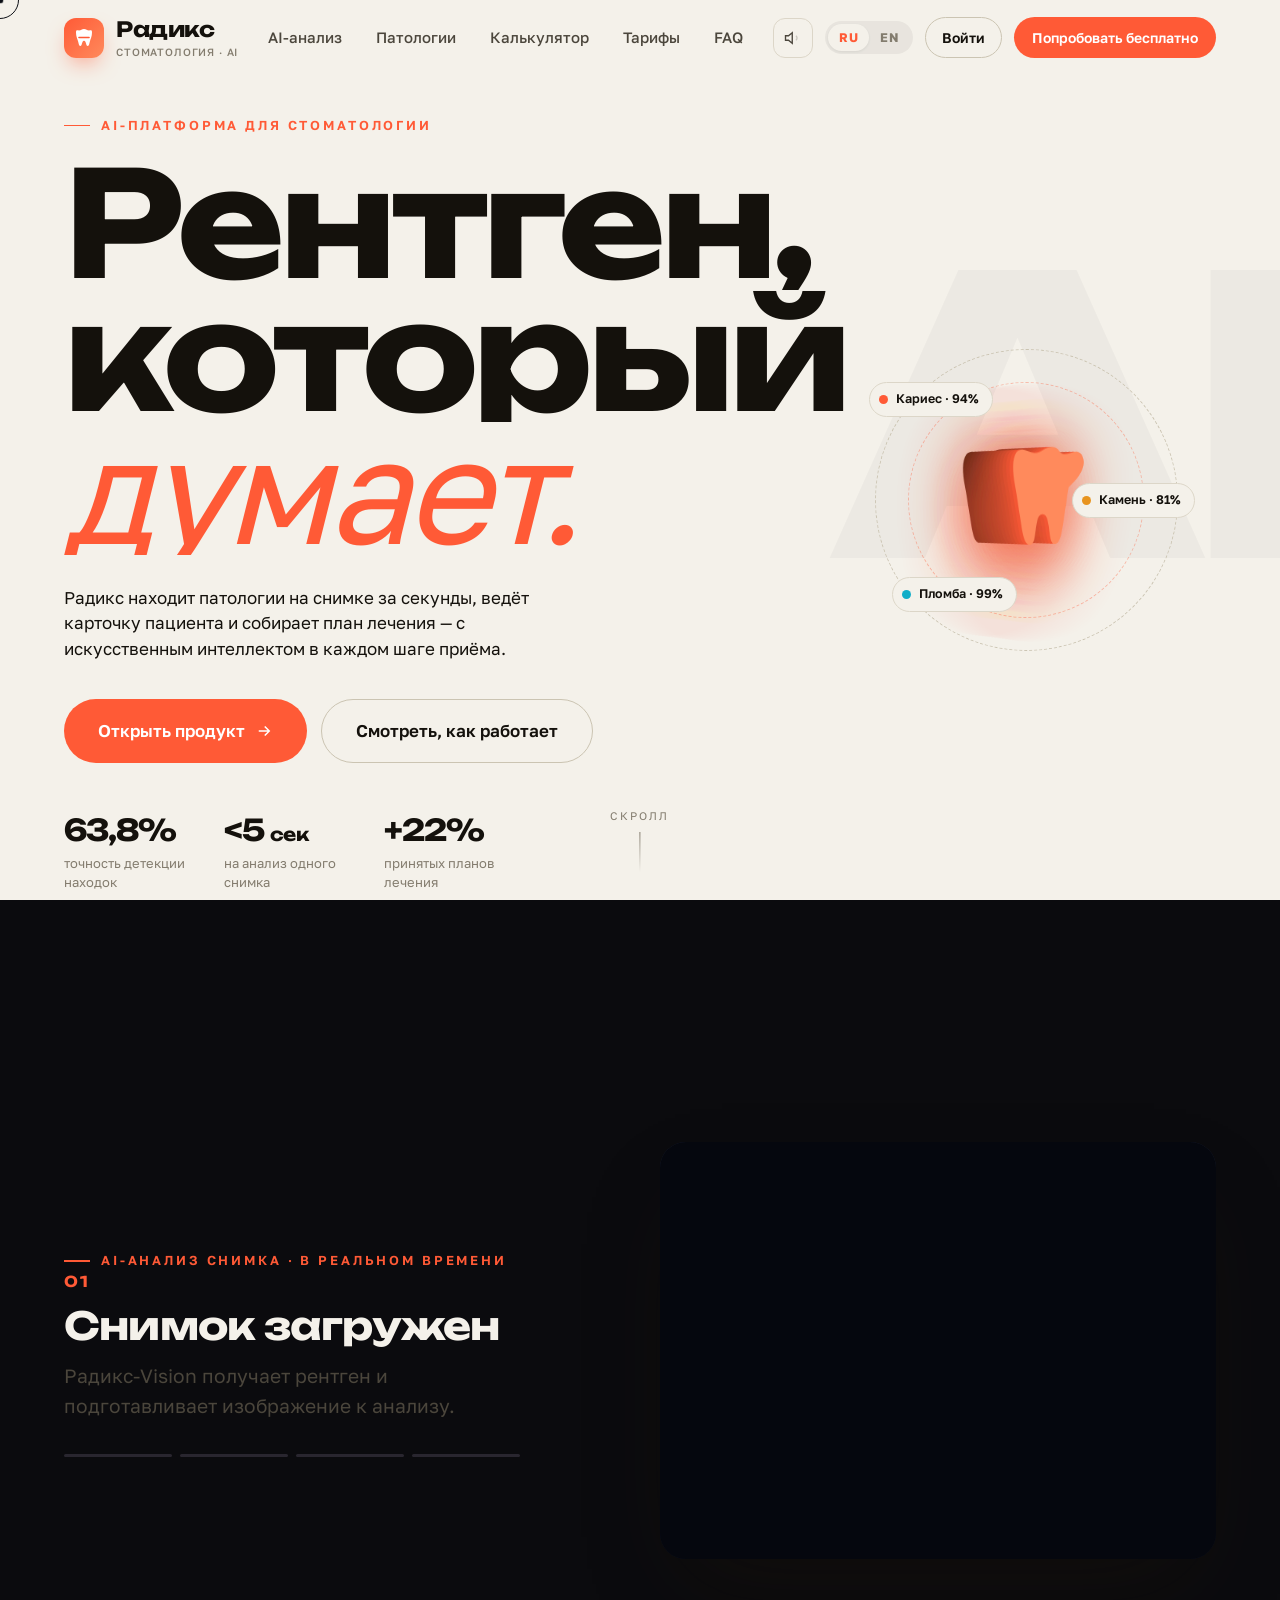
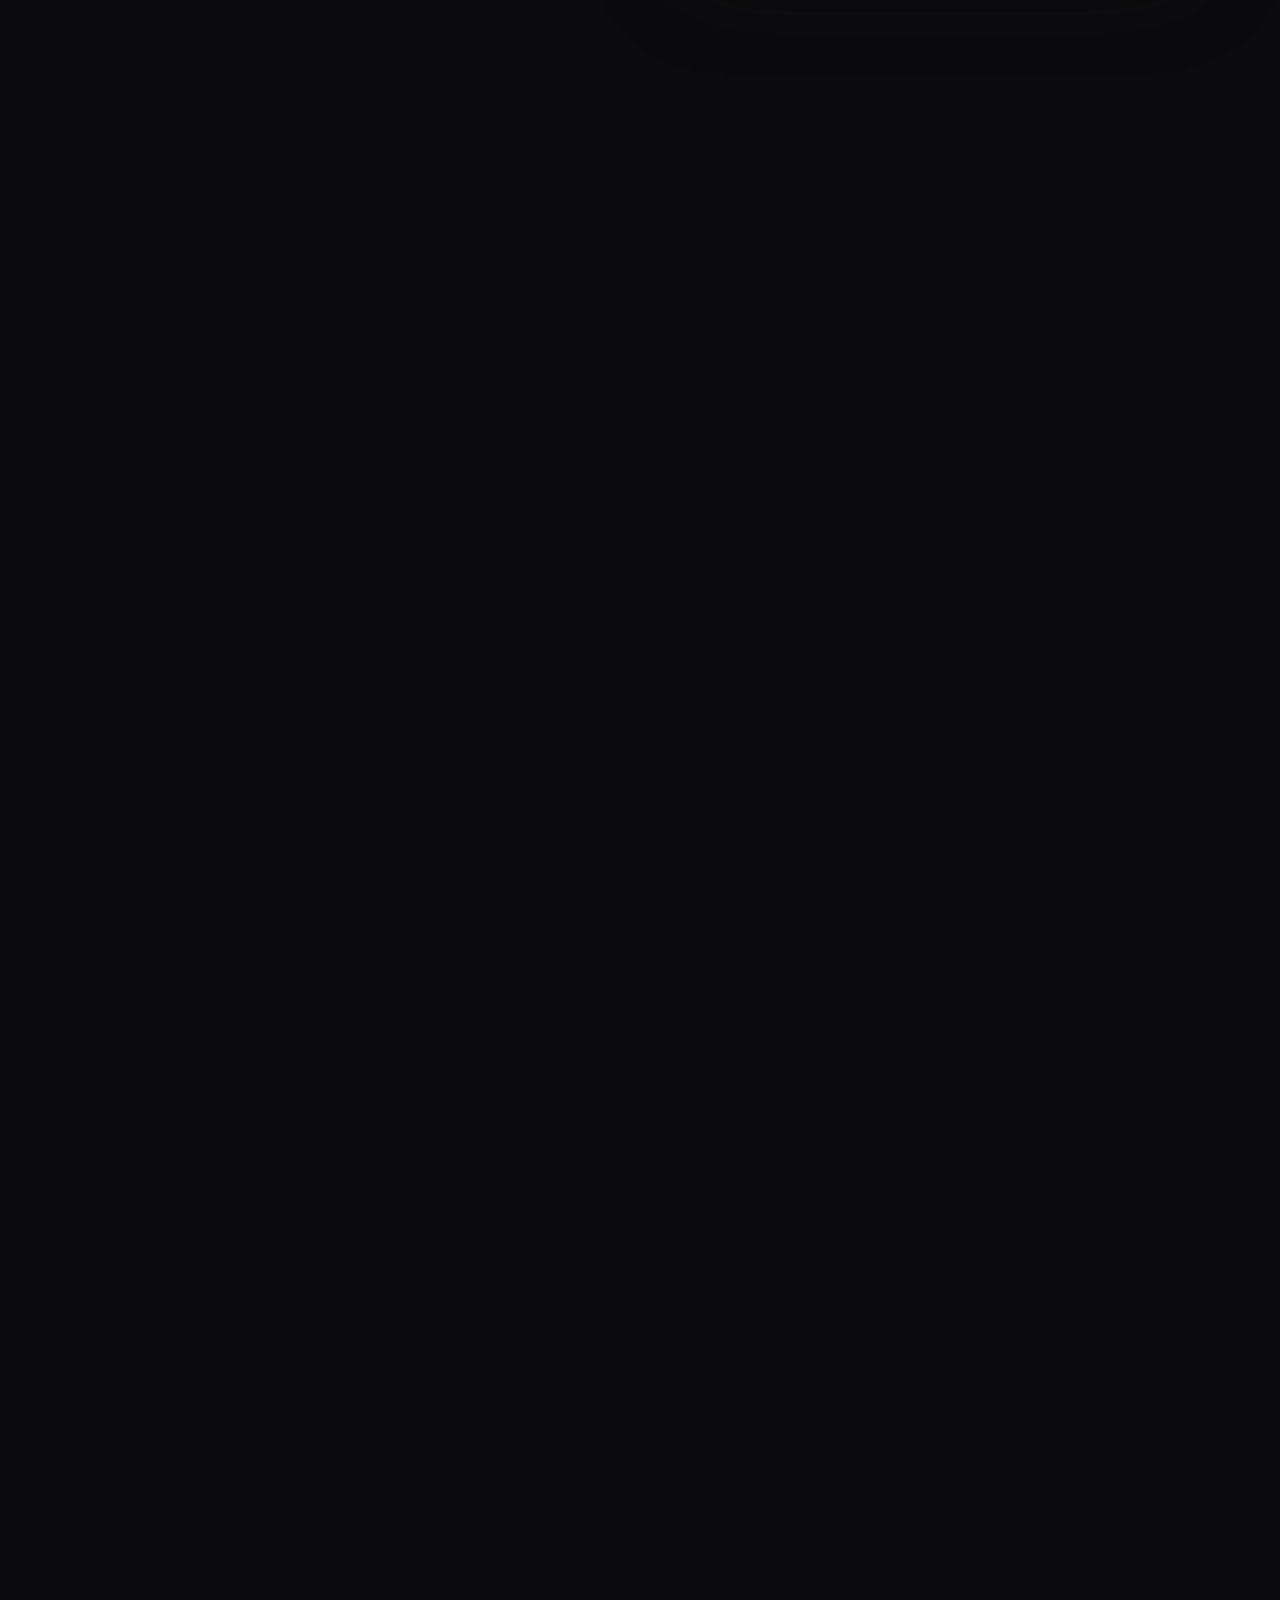
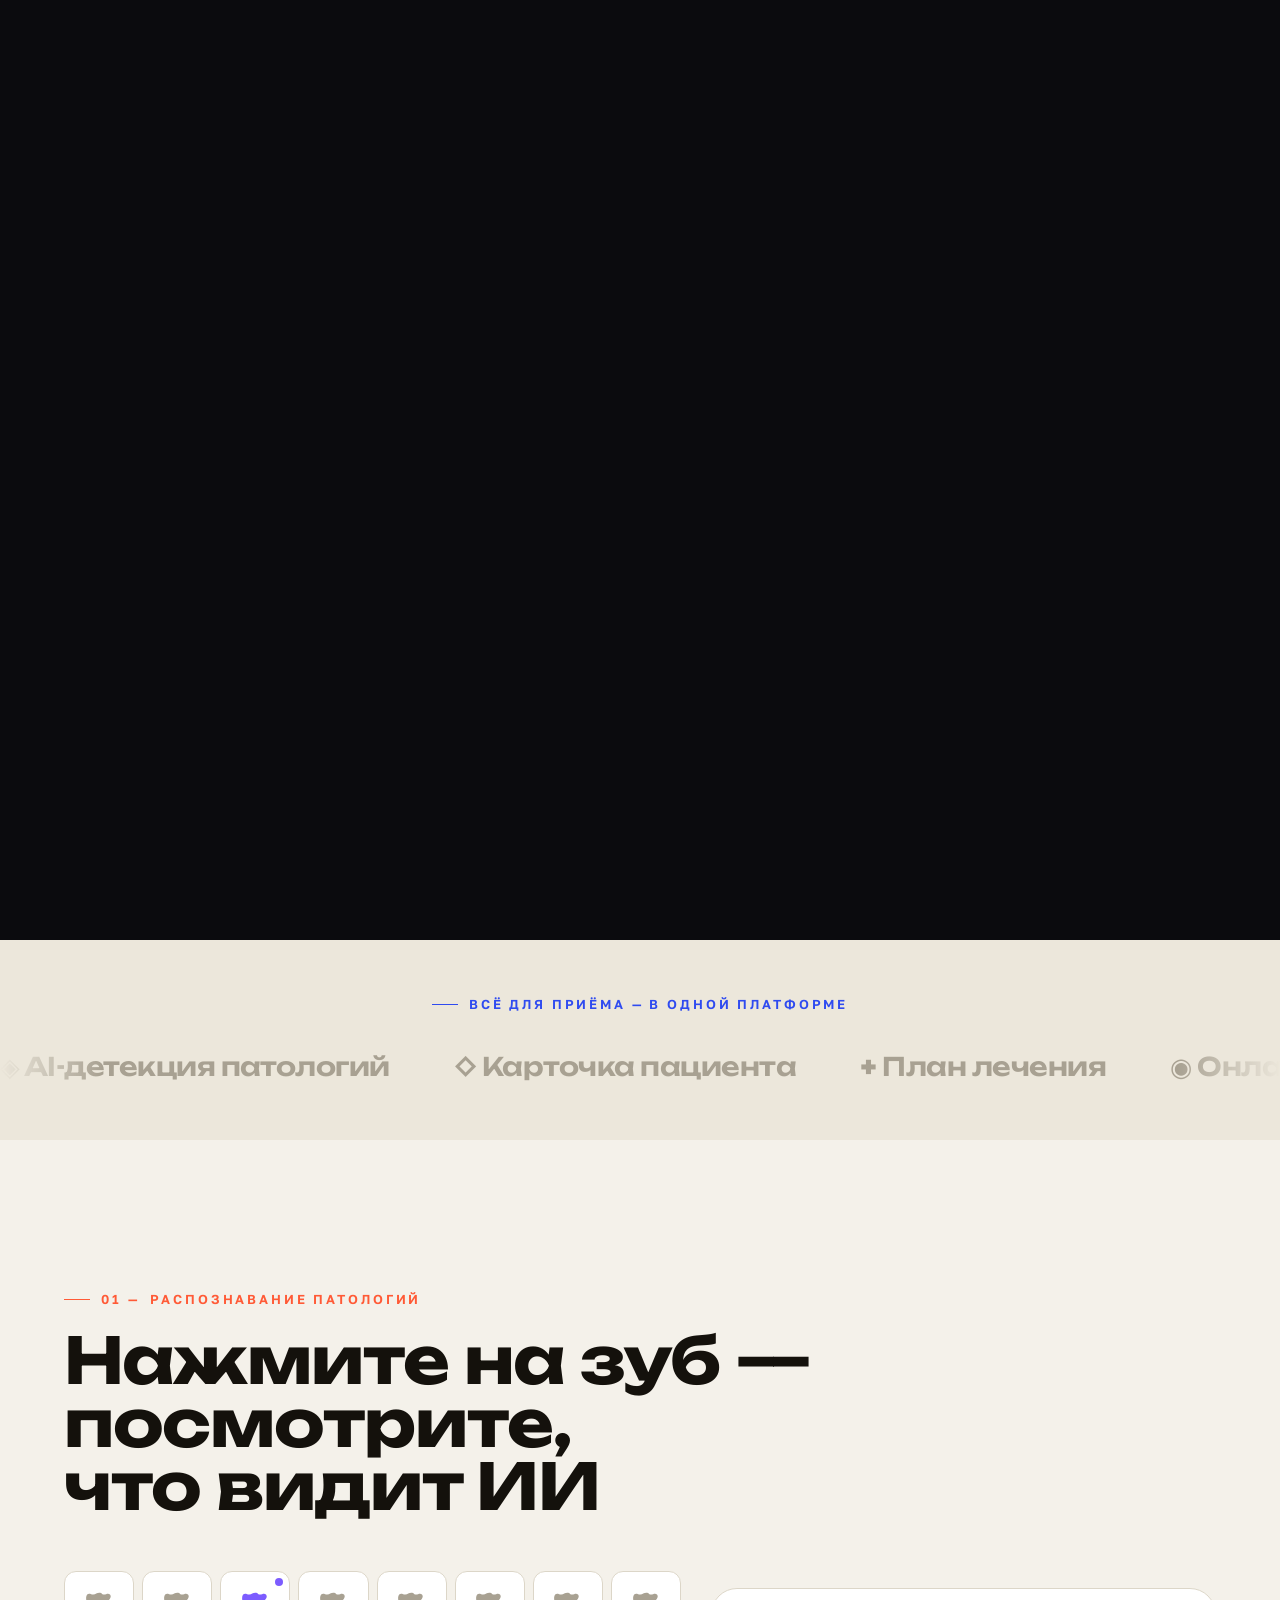
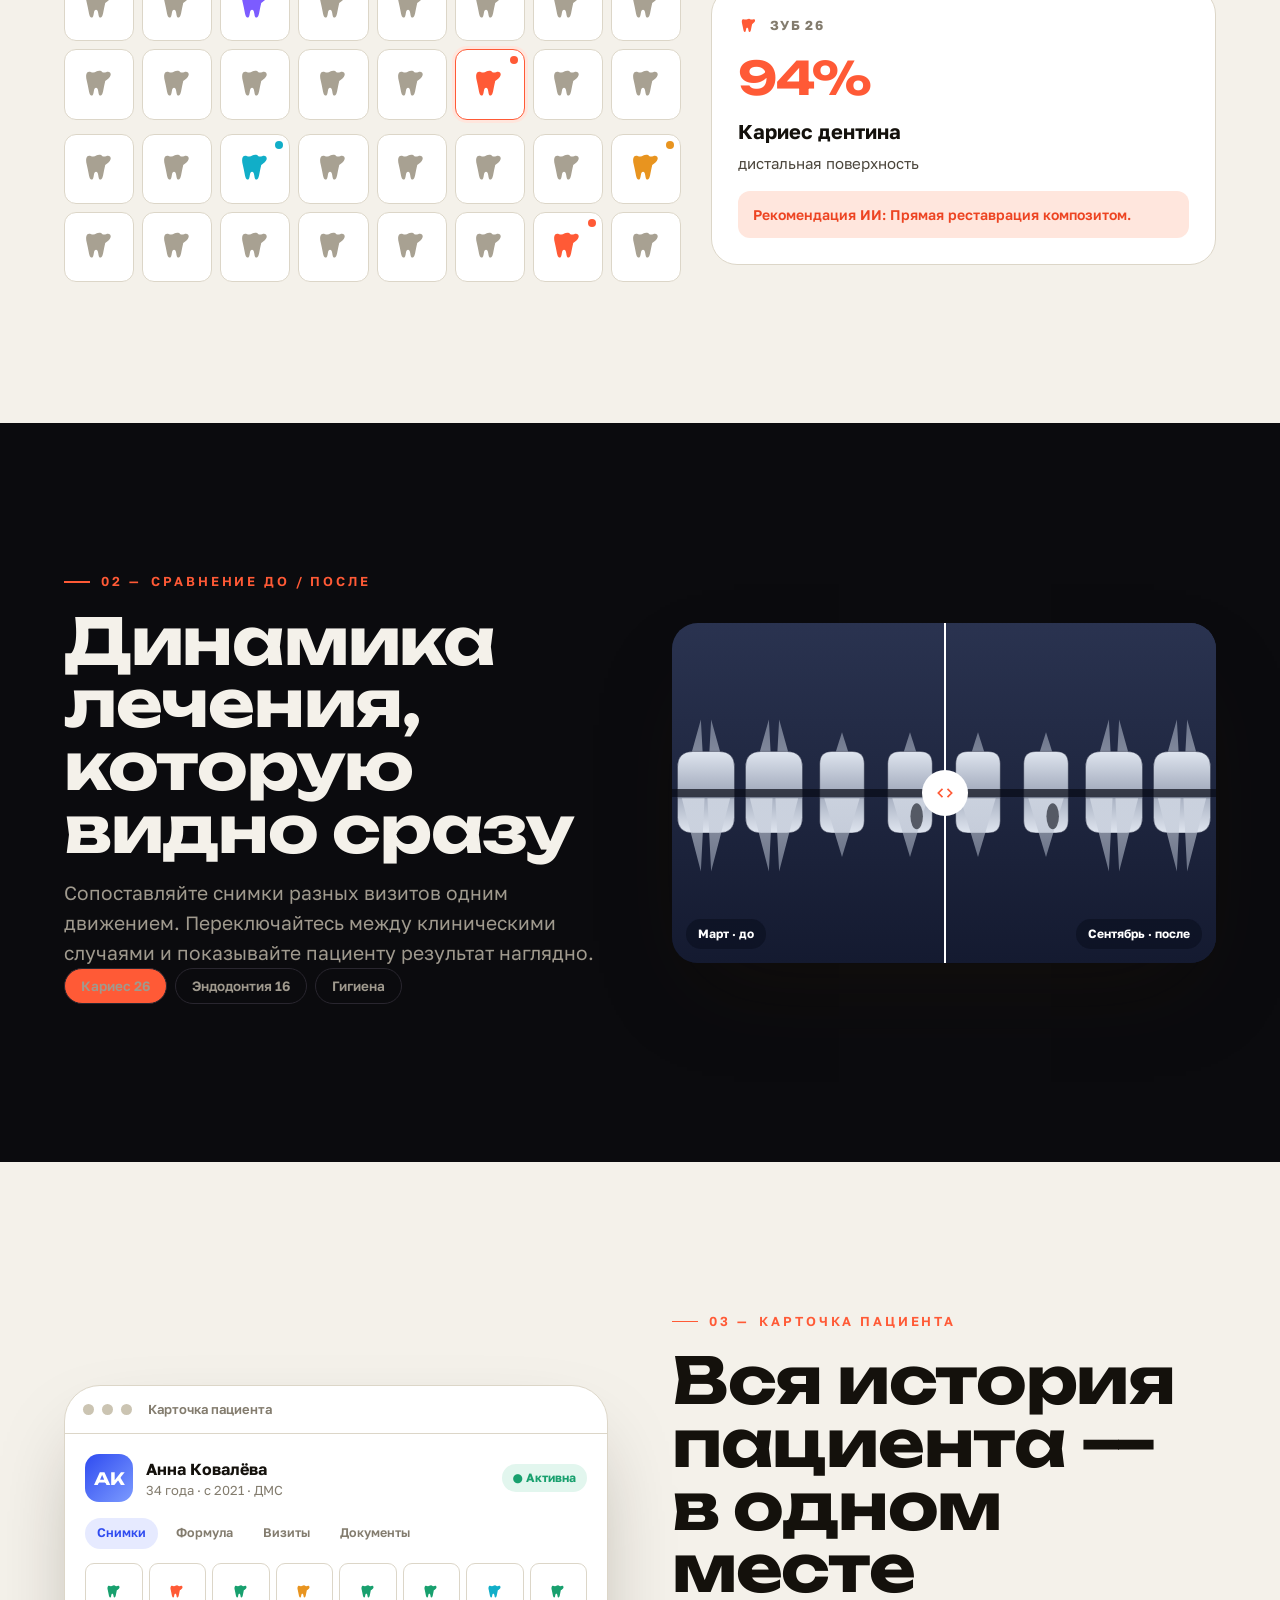
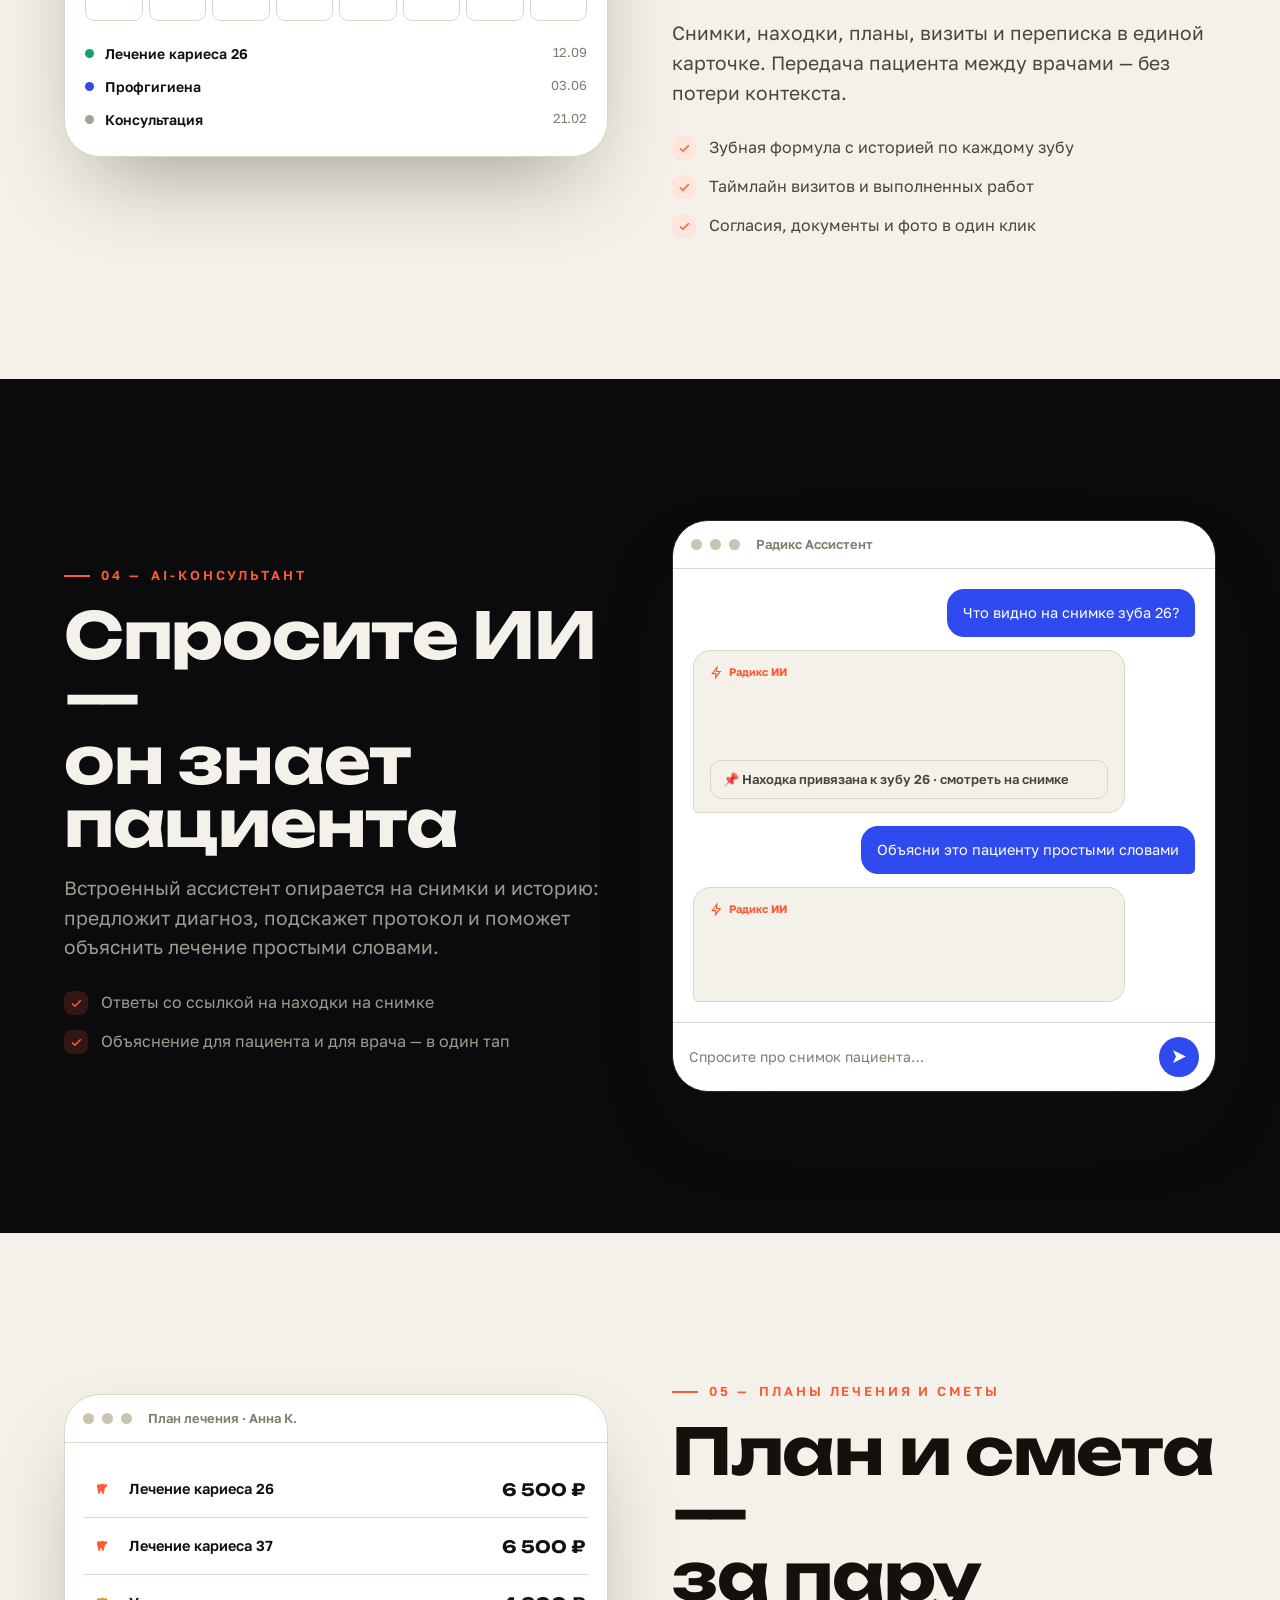
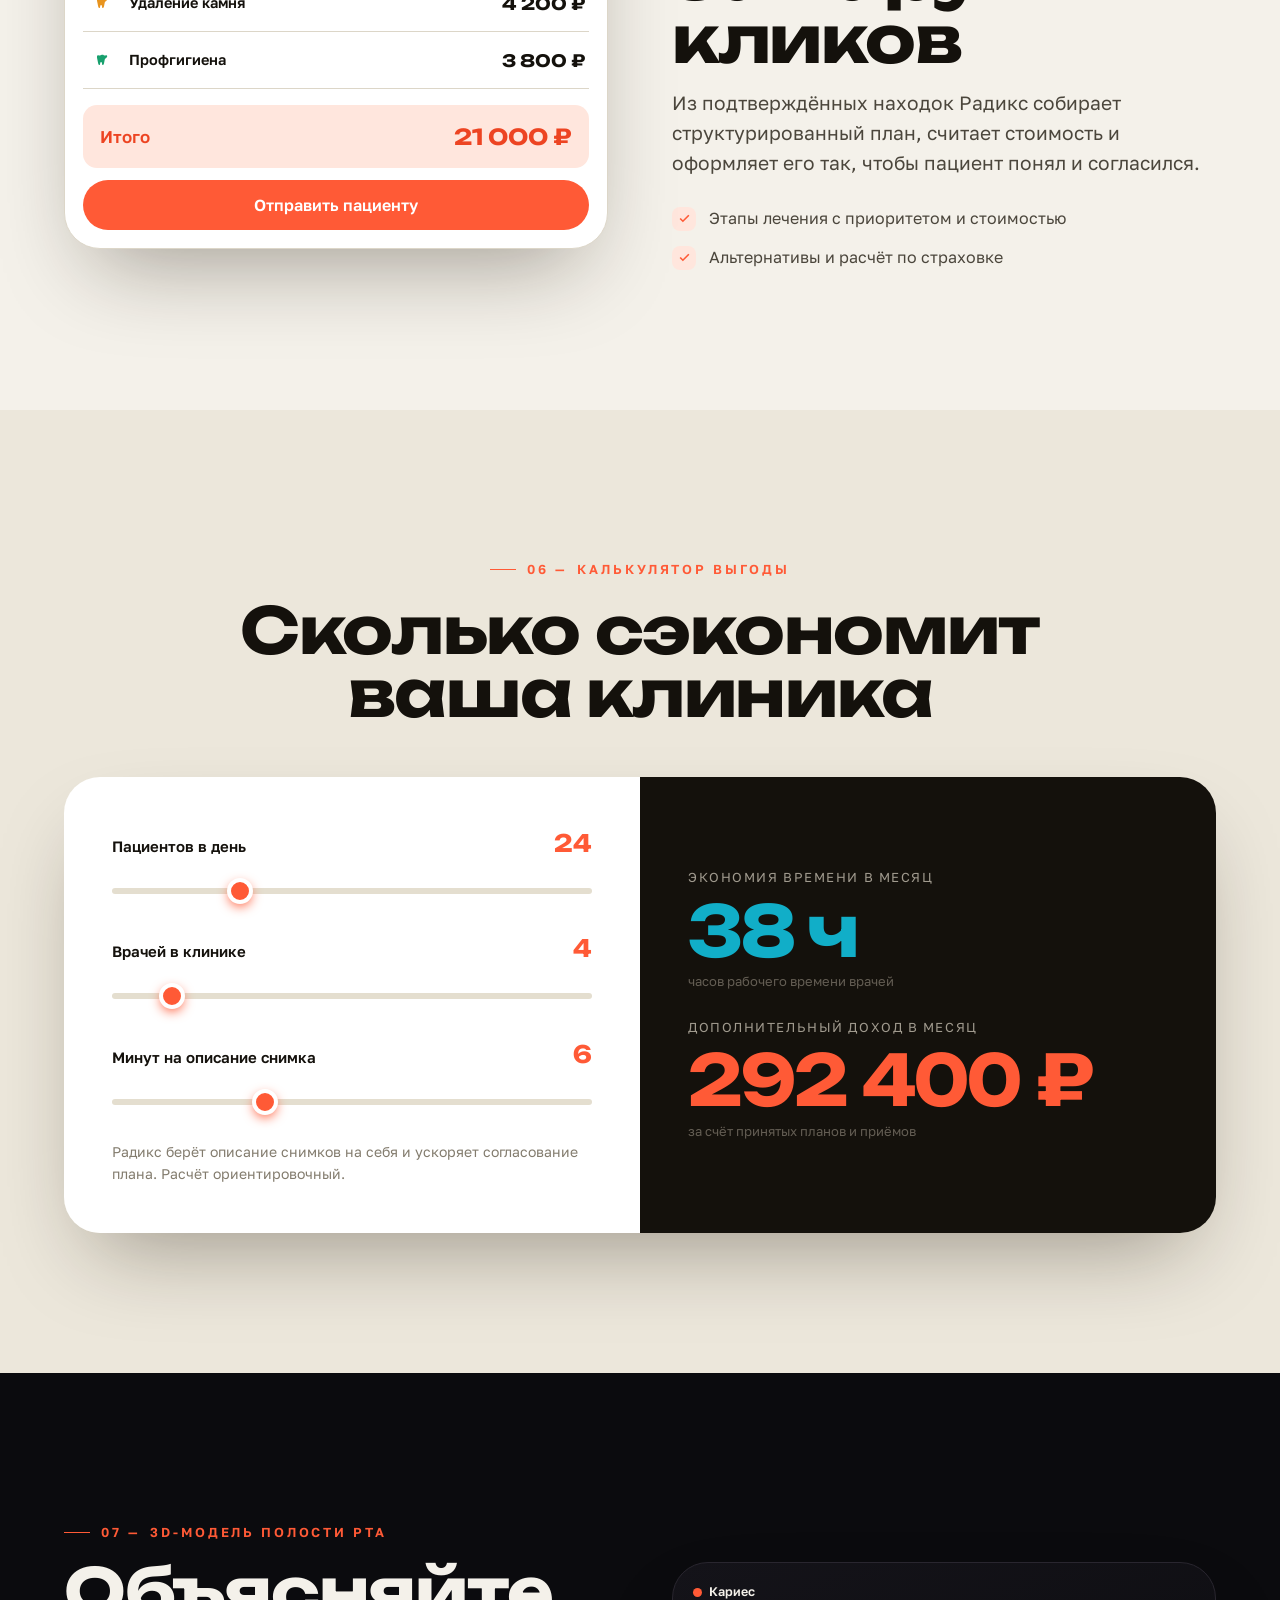
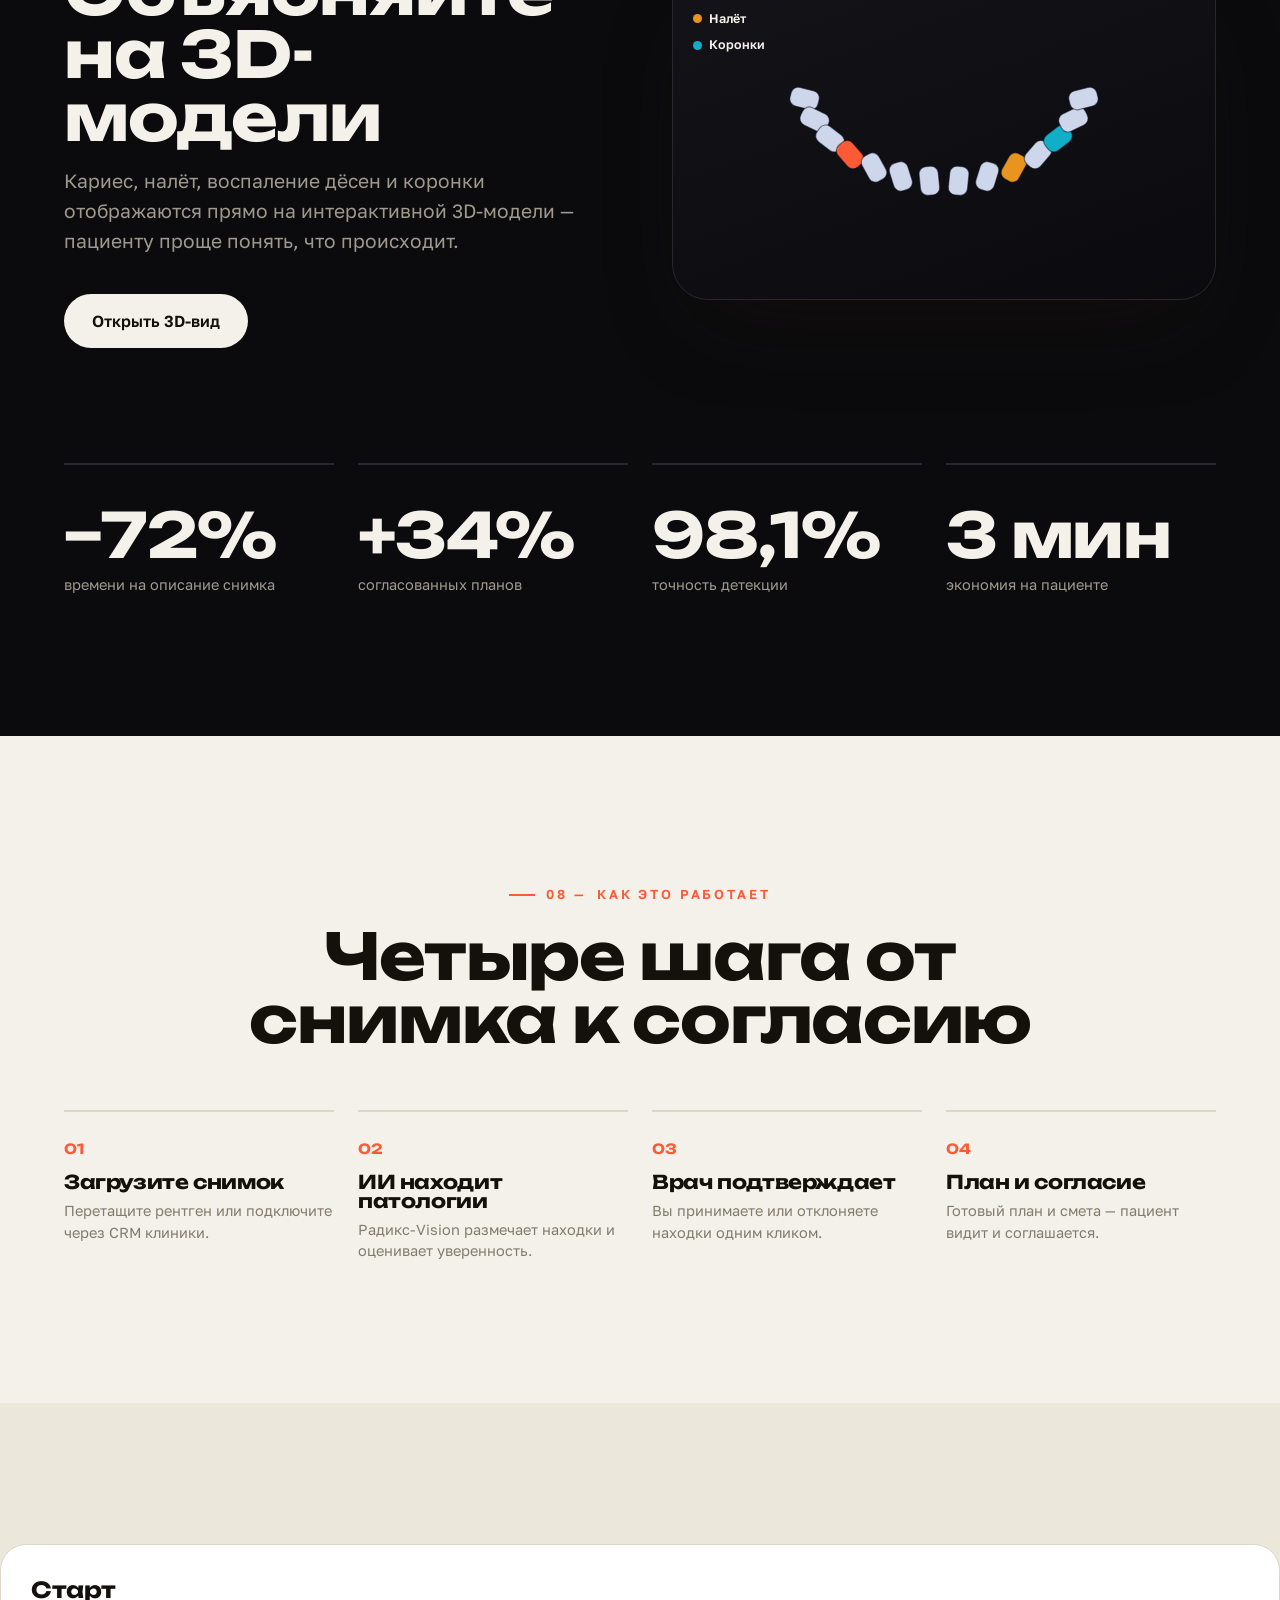
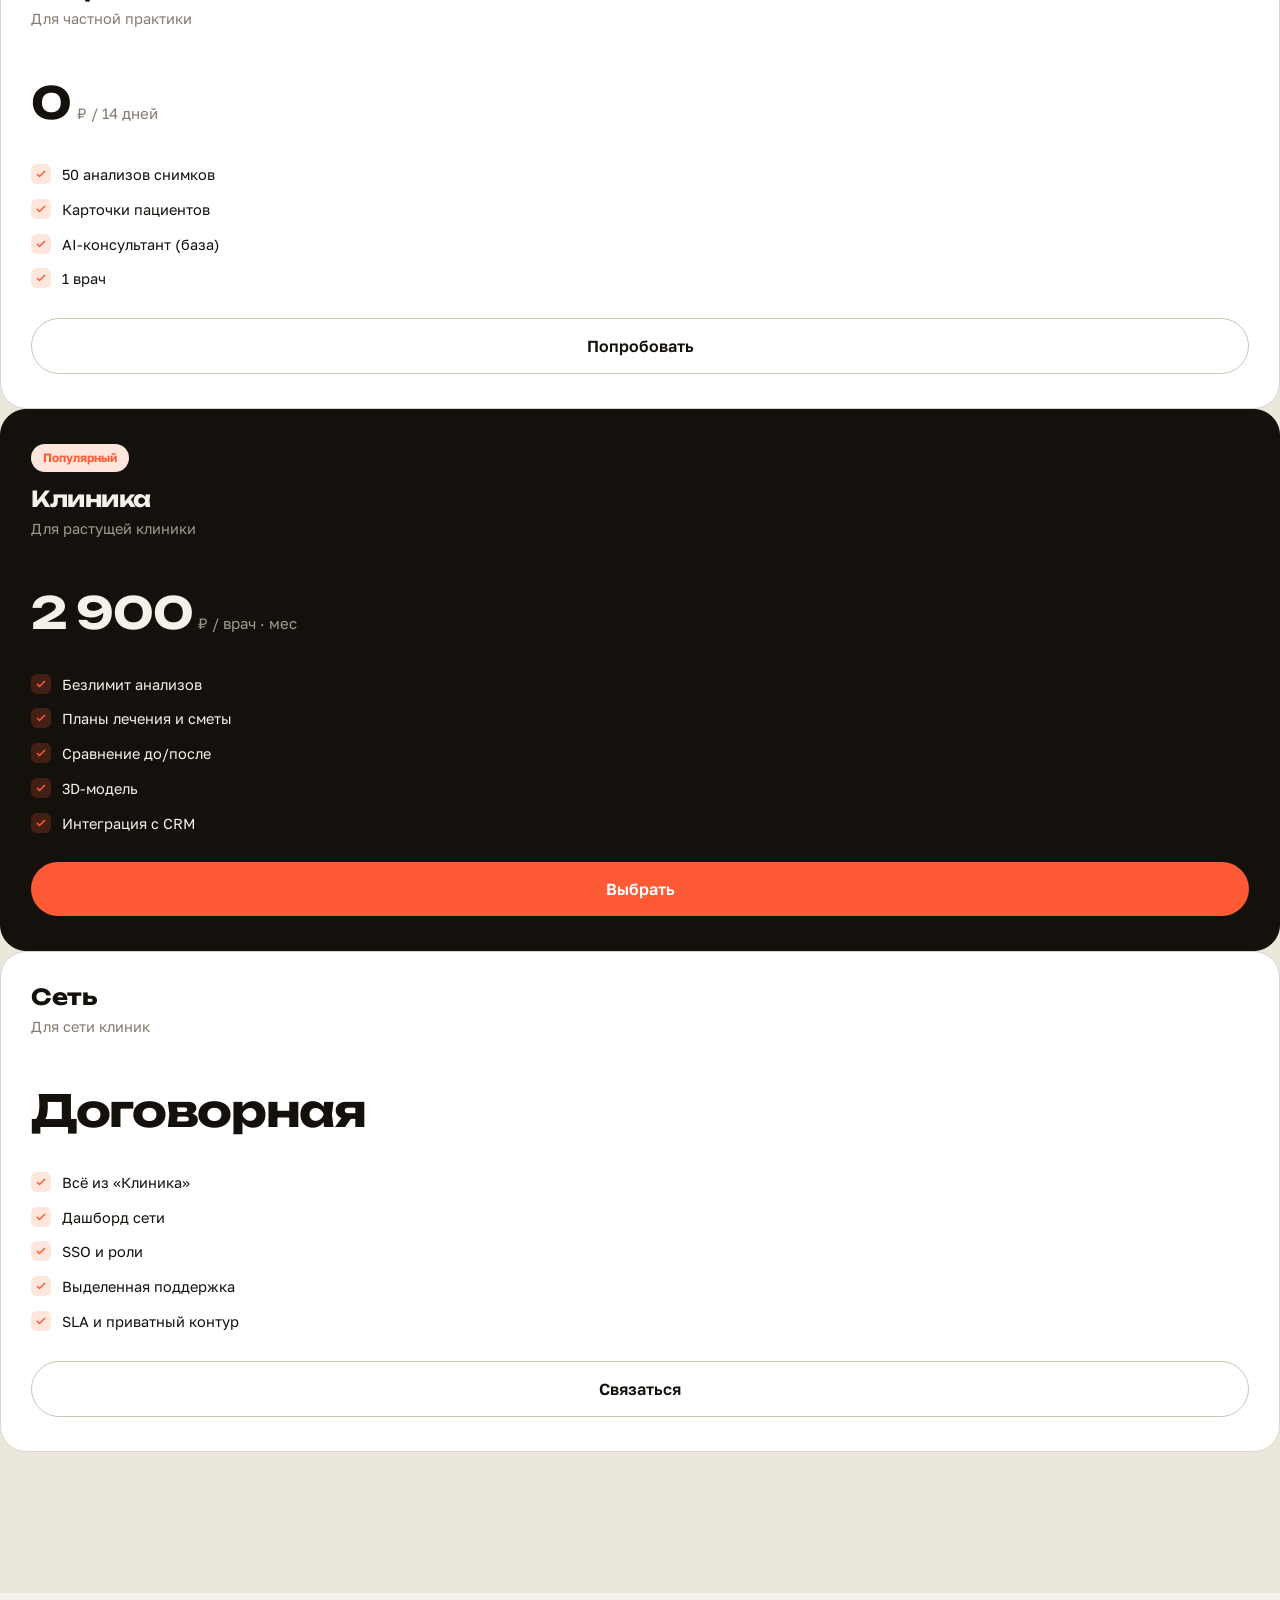
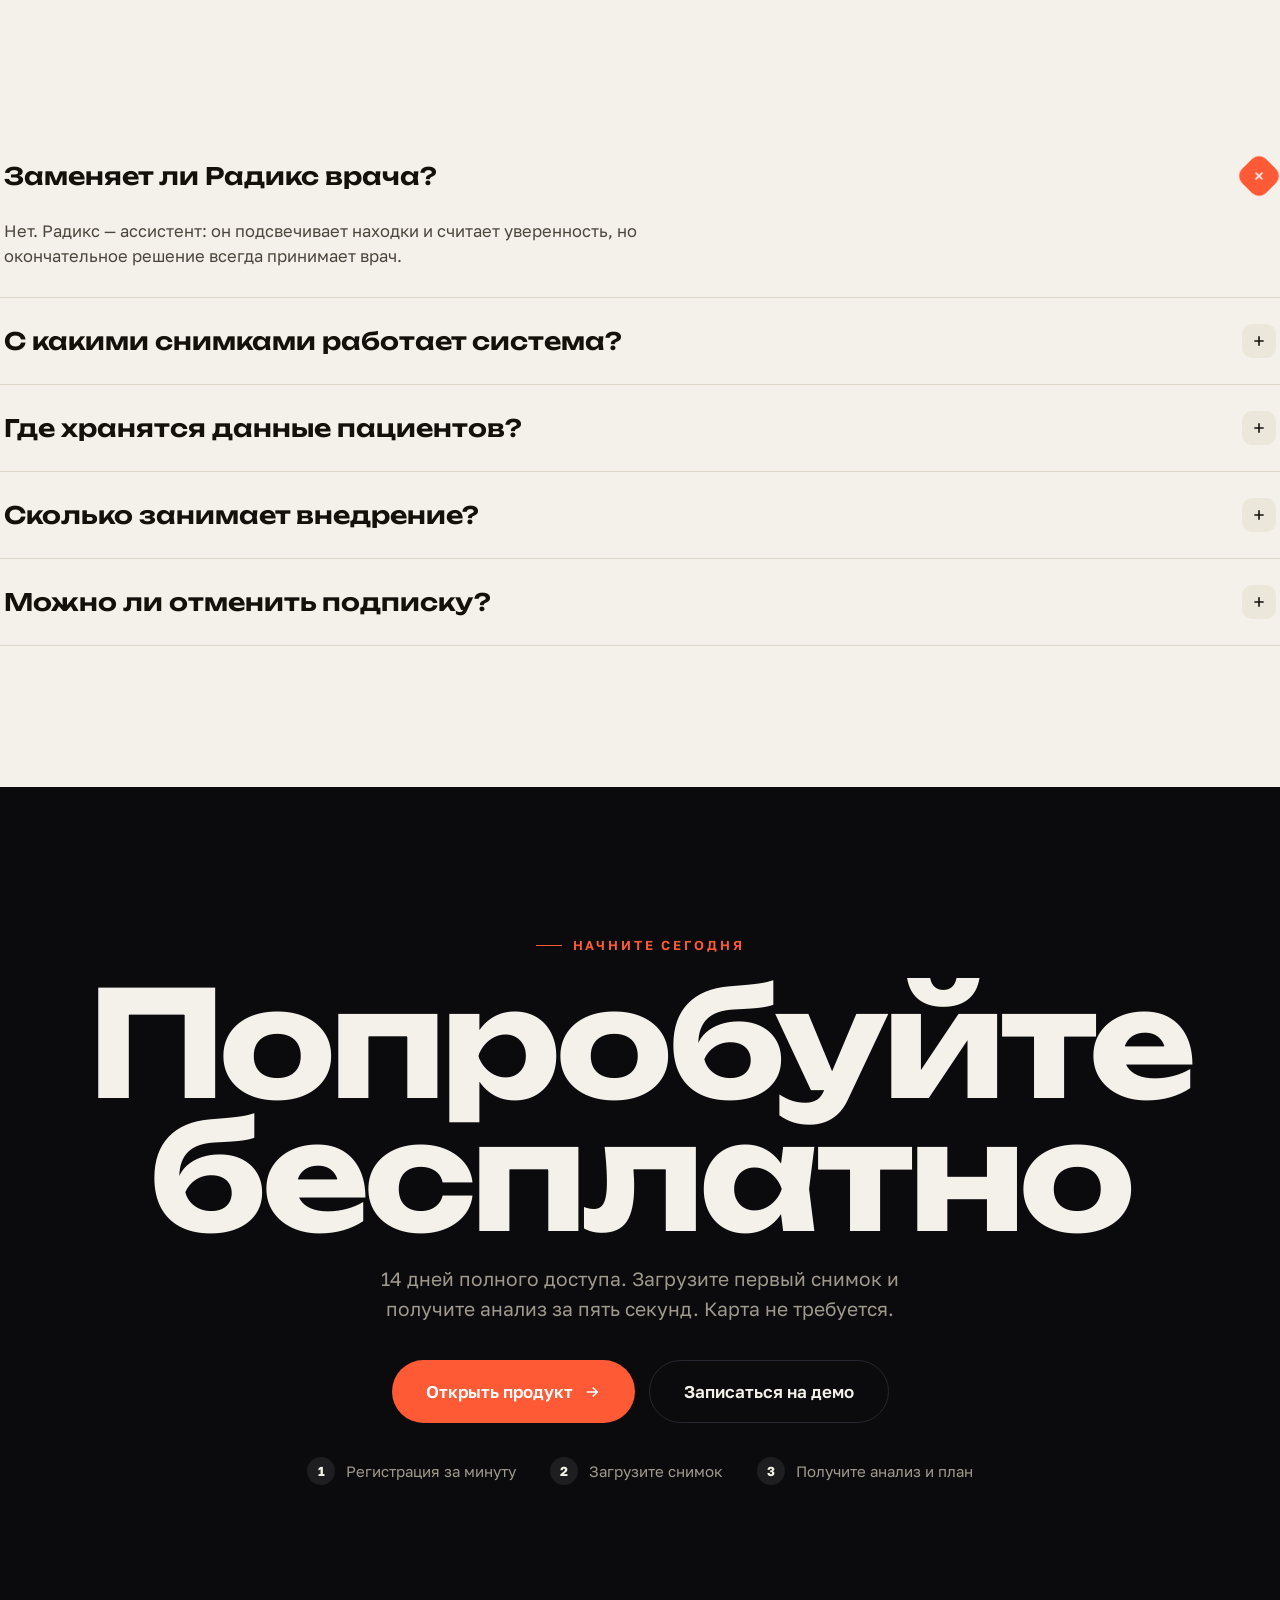
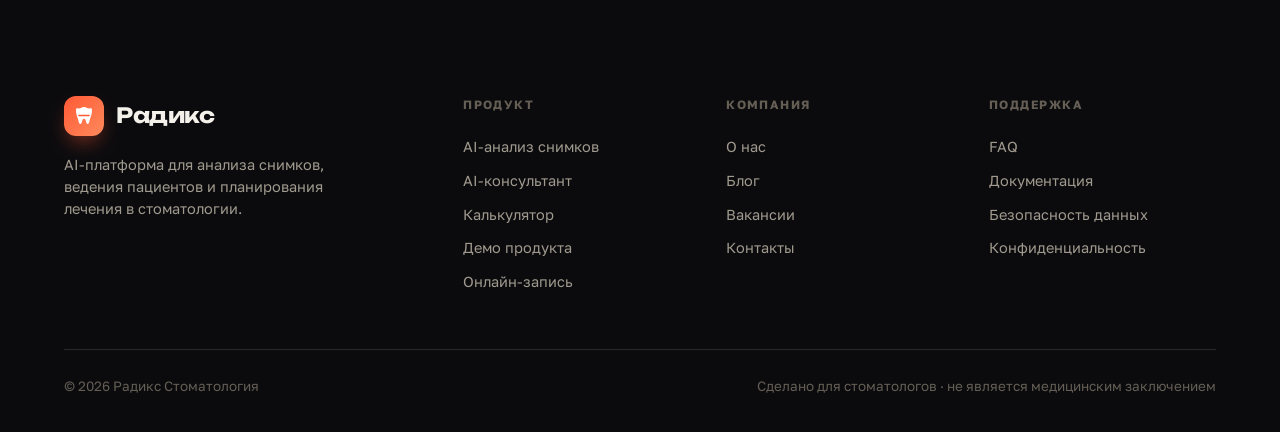
<file: index.html>
<!DOCTYPE html>
<html lang="ru">
<head>
<meta charset="UTF-8">
<title>Радикс — AI-платформа для стоматологии</title>
<meta name="description" content="Радикс находит патологии на снимке за секунды, ведёт карточку пациента и собирает план лечения.">
<meta http-equiv="refresh" content="0; url=%D0%9B%D0%B5%D0%BD%D0%B4%D0%B8%D0%BD%D0%B3%20%D0%9C%D0%92%D0%9F.html">
<script>location.replace("Лендинг МВП.html");</script>
</head>
<body></body>
</html>
</file>
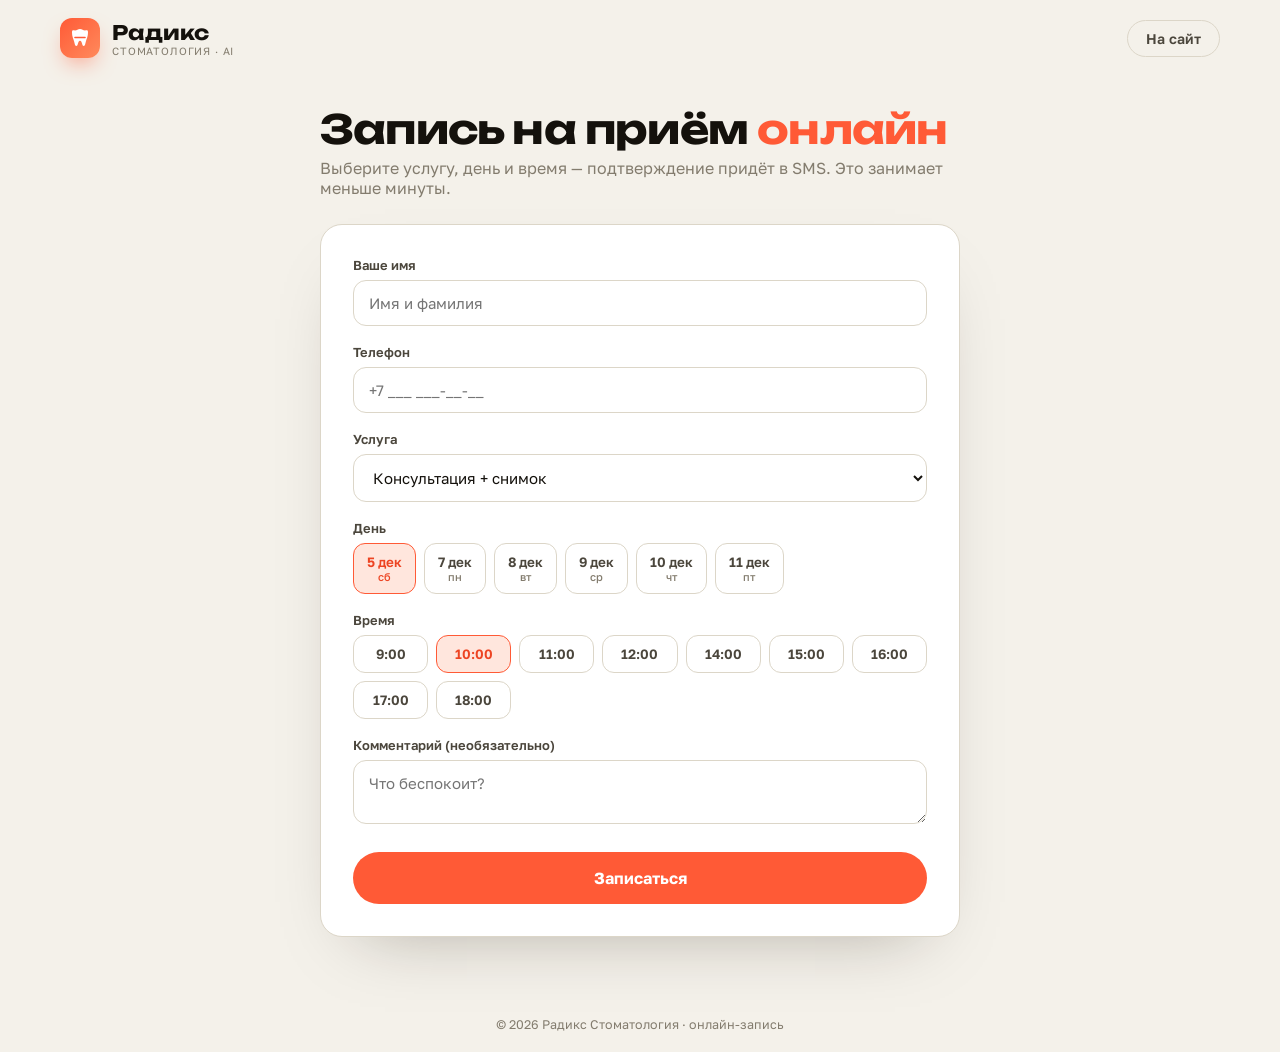
<file: Запись.html>
<!DOCTYPE html>
<html lang="ru">
<head>
<meta charset="UTF-8">
<meta name="viewport" content="width=device-width, initial-scale=1">
<title>Онлайн-запись — Радикс Стоматология</title>
<meta name="description" content="Запишитесь на приём в клинику онлайн: выберите услугу, день и время.">
<link rel="icon" href="data:image/svg+xml,%3Csvg%20xmlns='http://www.w3.org/2000/svg'%20viewBox='0%200%2024%2024'%3E%3Crect%20width='24'%20height='24'%20rx='6'%20fill='%230B0B0E'/%3E%3Cpath%20d='M12%203c-2.2%200-3%201.4-5%201.4S4%203.6%204%206.5c0%204%201.4%206%202.2%209.2.5%202%20.8%204.3%202.3%204.3%201.3%200%201.2-2.4%202-4%20.4-.8.8-1.2%201.5-1.2s1.1.4%201.5%201.2c.8%201.6.7%204%202%204%201.5%200%201.8-2.3%202.3-4.3C18.6%2012.5%2020%2010.5%2020%206.5%2020%203.6%2019%204.4%2017%204.4S14.2%203%2012%203Z'%20fill='%23fff'/%3E%3Crect%20x='6.2'%20y='10.7'%20width='11.6'%20height='1.5'%20rx='.75'%20fill='%23FF5A36'/%3E%3C/svg%3E">
<link rel="preconnect" href="https://fonts.googleapis.com">
<link rel="preconnect" href="https://fonts.gstatic.com" crossorigin>
<link href="https://fonts.googleapis.com/css2?family=Unbounded:wght@600;700&family=Golos+Text:wght@400;500;600;700&display=swap" rel="stylesheet">
<style>
:root{--paper:#F4F1EA;--ink:#14110C;--ink2:#4B463C;--ink3:#837C6E;--line:#DCD6C8;--coral:#FF5A36;--coral6:#ED4422;--soft:#FFE6DD;--good:#18A06E;--dark:#0B0B0E;}
*{margin:0;padding:0;box-sizing:border-box}
body{font-family:"Golos Text",system-ui,sans-serif;background:var(--paper);color:var(--ink);min-height:100vh;display:flex;flex-direction:column}
.top{display:flex;align-items:center;gap:12px;padding:18px clamp(20px,5vw,60px)}
.mark{width:40px;height:40px;border-radius:12px;background:linear-gradient(135deg,var(--coral),#ff8a5c);display:grid;place-items:center;box-shadow:0 10px 24px -10px var(--coral)}
.mark svg{width:24px;height:24px}
.top b{font-family:"Unbounded",sans-serif;font-size:20px}
.top small{display:block;font-size:10.5px;letter-spacing:.08em;color:var(--ink3);text-transform:uppercase}
.top a{margin-left:auto;color:var(--ink2);text-decoration:none;font-size:14px;font-weight:600;border:1.5px solid var(--line);border-radius:999px;padding:9px 18px}
.wrap{width:min(640px,94vw);margin:0 auto;flex:1;padding:14px 0 60px}
h1{font-family:"Unbounded",sans-serif;font-size:clamp(26px,5vw,40px);line-height:1.05;letter-spacing:-.02em;margin:18px 0 8px}
h1 i{color:var(--coral);font-style:normal}
.sub{color:var(--ink3);margin-bottom:26px}
.card{background:#fff;border:1px solid var(--line);border-radius:22px;padding:clamp(20px,4vw,32px);box-shadow:0 30px 70px -40px rgba(30,20,8,.35)}
label{display:block;font-size:13px;font-weight:600;color:var(--ink2);margin:18px 0 7px}
label:first-child{margin-top:0}
input,select,textarea{width:100%;padding:13px 15px;border:1.5px solid var(--line);border-radius:13px;font:inherit;font-size:15px;background:#fff;color:var(--ink);outline:none;transition:border .2s}
input:focus,select:focus,textarea:focus{border-color:var(--coral)}
.chips{display:flex;gap:8px;flex-wrap:wrap}
.chip{border:1.5px solid var(--line);background:#fff;border-radius:12px;padding:10px 13px;font:inherit;font-size:13.5px;font-weight:600;cursor:pointer;color:var(--ink2);transition:all .15s}
.chip small{display:block;font-weight:500;font-size:11px;color:var(--ink3)}
.chip.on{border-color:var(--coral);background:var(--soft);color:var(--coral6)}
.chip.on small{color:var(--coral6)}
.slots{display:grid;grid-template-columns:repeat(auto-fill,minmax(74px,1fr));gap:8px}
.btn{width:100%;margin-top:24px;padding:16px;border:none;border-radius:999px;background:var(--coral);color:#fff;font:inherit;font-size:16px;font-weight:700;cursor:pointer;transition:background .2s}
.btn:hover{background:var(--coral6)}
.btn:disabled{opacity:.5;cursor:not-allowed}
.ok{text-align:center;padding:30px 10px}
.ok .ic{width:70px;height:70px;border-radius:50%;background:#E1F4EC;color:var(--good);display:grid;place-items:center;margin:0 auto 18px;font-size:30px}
.ok h2{font-family:"Unbounded",sans-serif;font-size:24px;margin-bottom:10px}
.ok p{color:var(--ink2);line-height:1.6}
.foot{text-align:center;color:var(--ink3);font-size:12.5px;padding:20px}
.err{color:var(--coral6);font-size:13px;margin-top:10px;display:none}
</style>
</head>
<body>
<div class="top">
  <span class="mark"><svg viewBox="0 0 24 24" fill="none"><path d="M12 3c-2.2 0-3 1.4-5 1.4S4 3.6 4 6.5c0 4 1.4 6 2.2 9.2.5 2 .8 4.3 2.3 4.3 1.3 0 1.2-2.4 2-4 .4-.8.8-1.2 1.5-1.2s1.1.4 1.5 1.2c.8 1.6.7 4 2 4 1.5 0 1.8-2.3 2.3-4.3C18.6 12.5 20 10.5 20 6.5 20 3.6 19 4.4 17 4.4S14.2 3 12 3Z" fill="#fff"/><rect x="6.2" y="10.7" width="11.6" height="1.5" rx="0.75" fill="#FF5A36"/></svg></span>
  <span><b>Радикс</b><small>Стоматология · AI</small></span>
  <a href="Лендинг МВП.html">На сайт</a>
</div>

<div class="wrap">
  <h1>Запись на приём <i>онлайн</i></h1>
  <p class="sub">Выберите услугу, день и время — подтверждение придёт в SMS. Это занимает меньше минуты.</p>

  <div class="card" id="formCard">
    <label>Ваше имя</label>
    <input id="fName" placeholder="Имя и фамилия" autocomplete="name">
    <label>Телефон</label>
    <input id="fPhone" placeholder="+7 ___ ___-__-__" inputmode="tel" autocomplete="tel">
    <label>Услуга</label>
    <select id="fService">
      <option>Консультация + снимок</option>
      <option>Профессиональная гигиена</option>
      <option>Лечение кариеса</option>
      <option>Эндодонтия</option>
      <option>Отбеливание</option>
      <option>Имплантация · консультация</option>
    </select>
    <label>День</label>
    <div class="chips" id="days"></div>
    <label>Время</label>
    <div class="slots" id="slots"></div>
    <label>Комментарий (необязательно)</label>
    <textarea id="fNote" rows="2" placeholder="Что беспокоит?"></textarea>
    <div class="err" id="err"></div>
    <button class="btn" id="submit">Записаться</button>
  </div>

  <div class="card ok" id="okCard" style="display:none">
    <div class="ic">✓</div>
    <h2>Вы записаны!</h2>
    <p id="okText"></p>
    <p style="margin-top:12px;font-size:13.5px;color:var(--ink3)">Заявка уже видна администратору в расписании клиники.<br>Если планы изменятся — просто позвоните нам.</p>
  </div>
</div>

<div class="foot">© 2026 Радикс Стоматология · онлайн-запись</div>

<script src="project/assets/store.js"></script>
<script>
(function () {
  "use strict";
  var WD = ["вс", "пн", "вт", "ср", "чт", "пт", "сб"];
  var MO = ["янв", "фев", "мар", "апр", "мая", "июн", "июл", "авг", "сен", "окт", "ноя", "дек"];
  var selDay = null, selTime = null;

  var daysBox = document.getElementById("days");
  var dayList = [];
  for (var i = 1; i <= 7; i++) {
    var d = new Date(); d.setDate(d.getDate() + i);
    if (d.getDay() === 0) continue; // воскресенье клиника закрыта
    dayList.push(d);
  }
  dayList.forEach(function (d, i) {
    var b = document.createElement("button");
    b.className = "chip"; b.type = "button";
    b.innerHTML = d.getDate() + " " + MO[d.getMonth()] + "<small>" + WD[d.getDay()] + "</small>";
    b.addEventListener("click", function () {
      selDay = d;
      Array.prototype.forEach.call(daysBox.children, function (c) { c.classList.remove("on"); });
      b.classList.add("on");
    });
    daysBox.appendChild(b);
    if (i === 0) b.click();
  });

  var slotsBox = document.getElementById("slots");
  ["9:00", "10:00", "11:00", "12:00", "14:00", "15:00", "16:00", "17:00", "18:00"].forEach(function (t, i) {
    var b = document.createElement("button");
    b.className = "chip"; b.type = "button"; b.textContent = t;
    b.addEventListener("click", function () {
      selTime = t;
      Array.prototype.forEach.call(slotsBox.children, function (c) { c.classList.remove("on"); });
      b.classList.add("on");
    });
    slotsBox.appendChild(b);
    if (i === 1) b.click();
  });

  document.getElementById("submit").addEventListener("click", function () {
    var name = document.getElementById("fName").value.trim();
    var phone = document.getElementById("fPhone").value.trim();
    var err = document.getElementById("err");
    if (name.length < 2 || phone.length < 6) {
      err.textContent = "Заполните имя и телефон — без них мы не сможем подтвердить запись.";
      err.style.display = "block";
      return;
    }
    err.style.display = "none";
    var when = selDay.getDate() + " " + MO[selDay.getMonth()] + " (" + WD[selDay.getDay()] + ") · " + selTime;
    var booking = {
      id: "b" + Date.now(), name: name, phone: phone,
      service: document.getElementById("fService").value,
      when: when, note: document.getElementById("fNote").value.trim(),
      created: new Date().toISOString()
    };
    var list = RadixStore.get("bookings", []);
    list.push(booking);
    RadixStore.set("bookings", list);
    document.getElementById("formCard").style.display = "none";
    var ok = document.getElementById("okCard");
    document.getElementById("okText").textContent = name + ", ждём вас " + when + " — " + booking.service.toLowerCase() + ".";
    ok.style.display = "block";
    window.scrollTo({ top: 0, behavior: "smooth" });
  });
})();
</script>
</body>
</html>
</file>
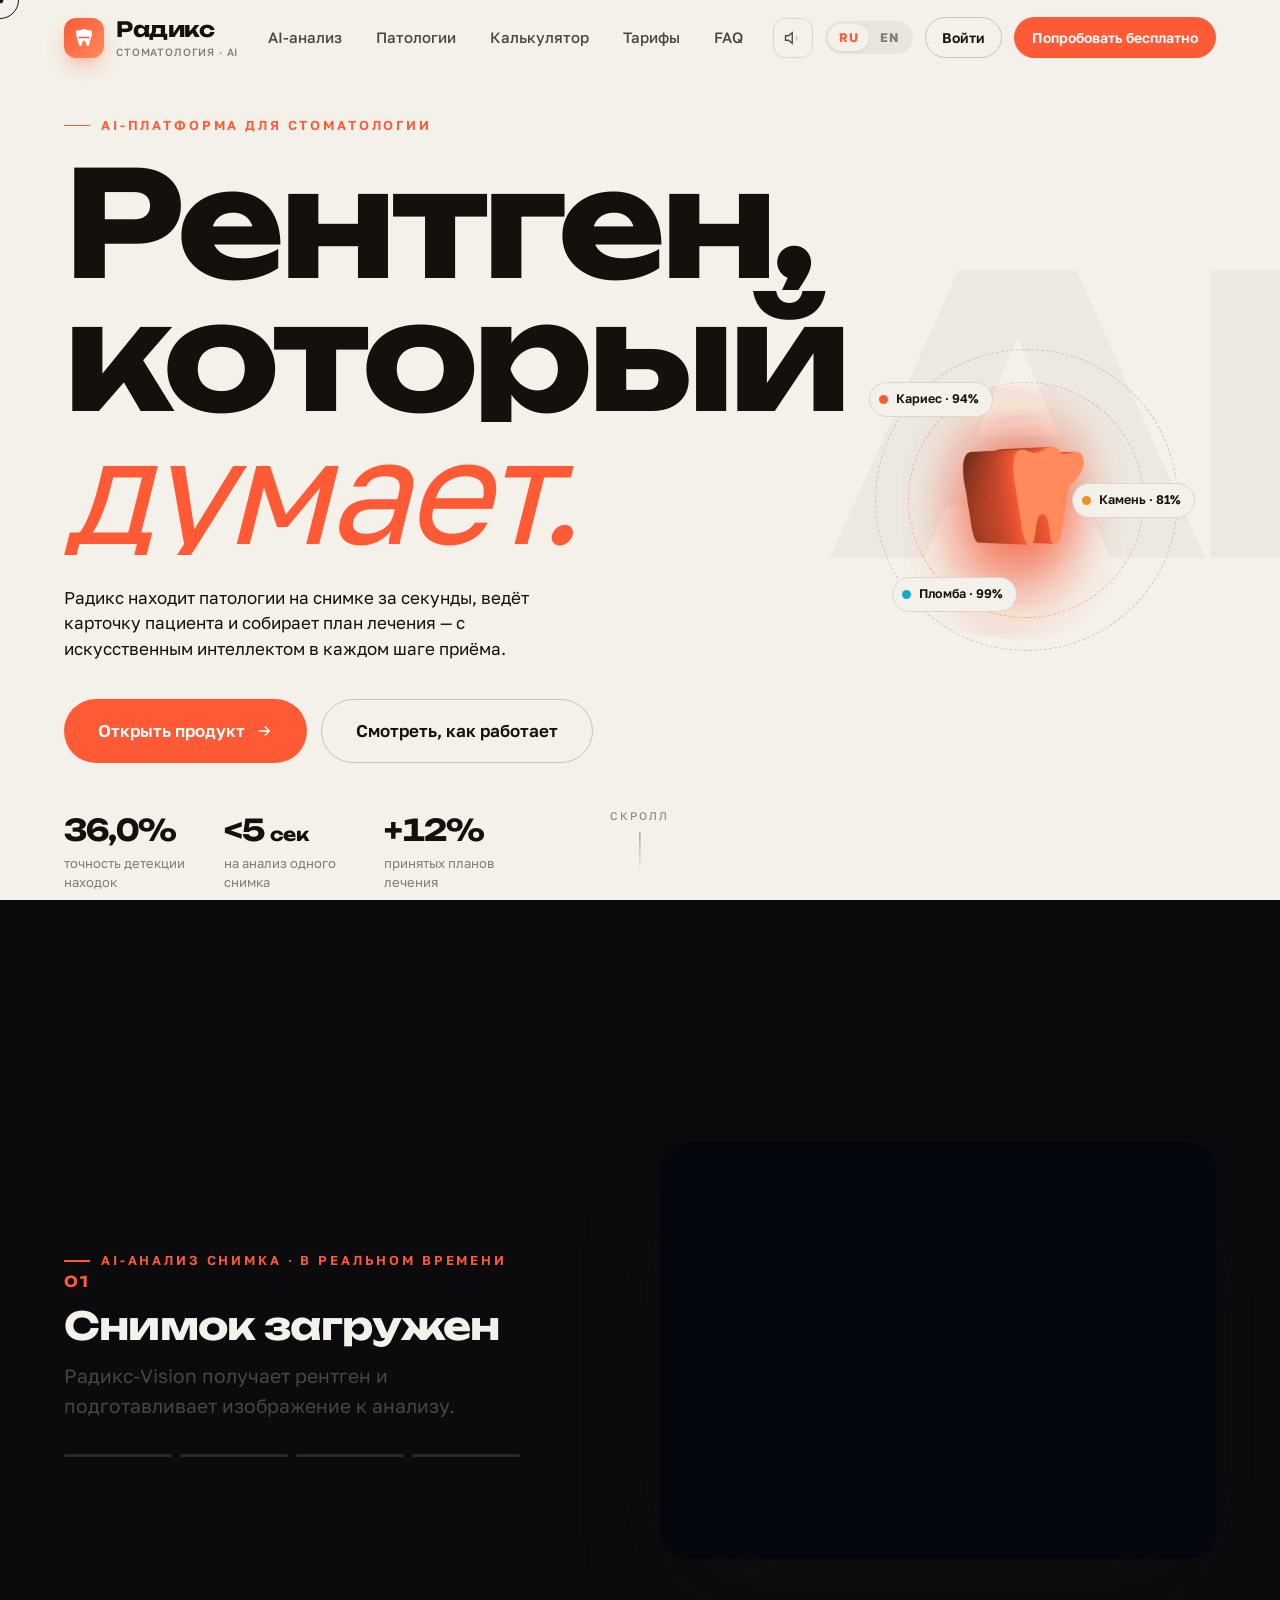
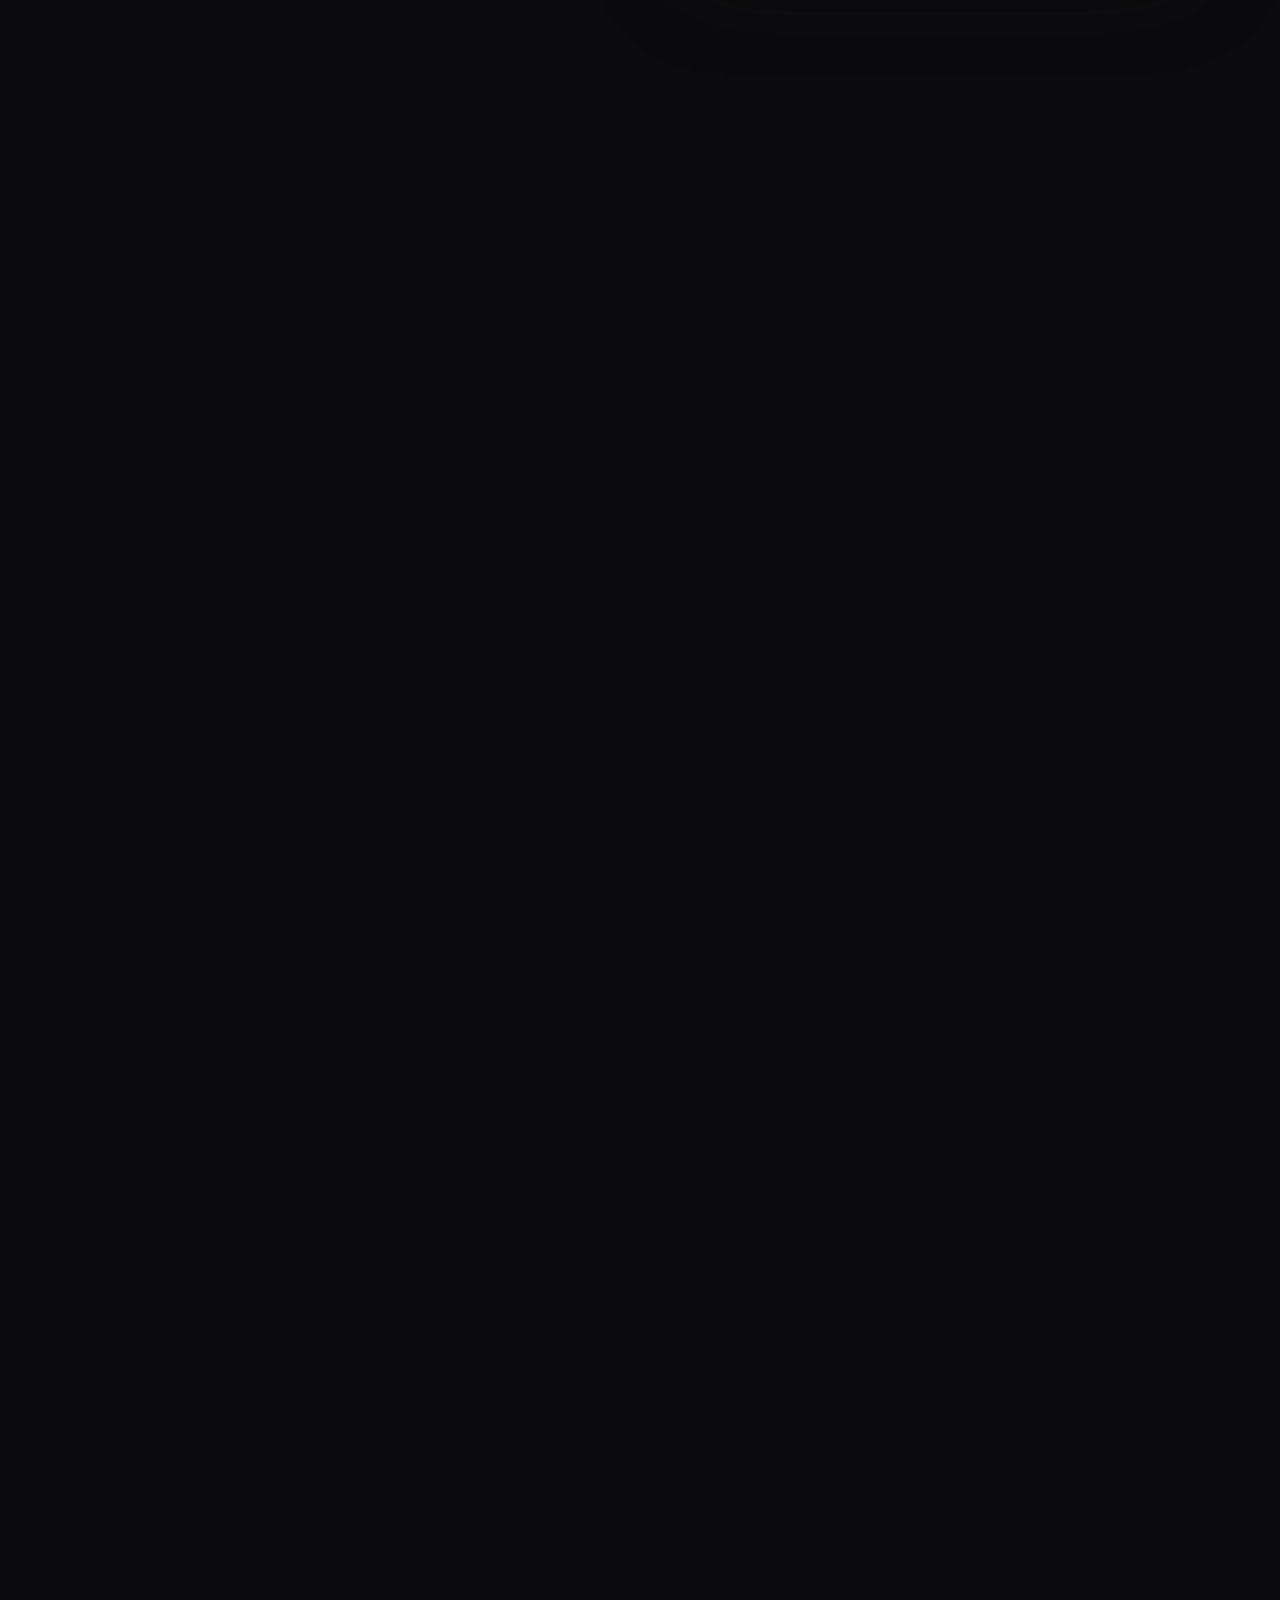
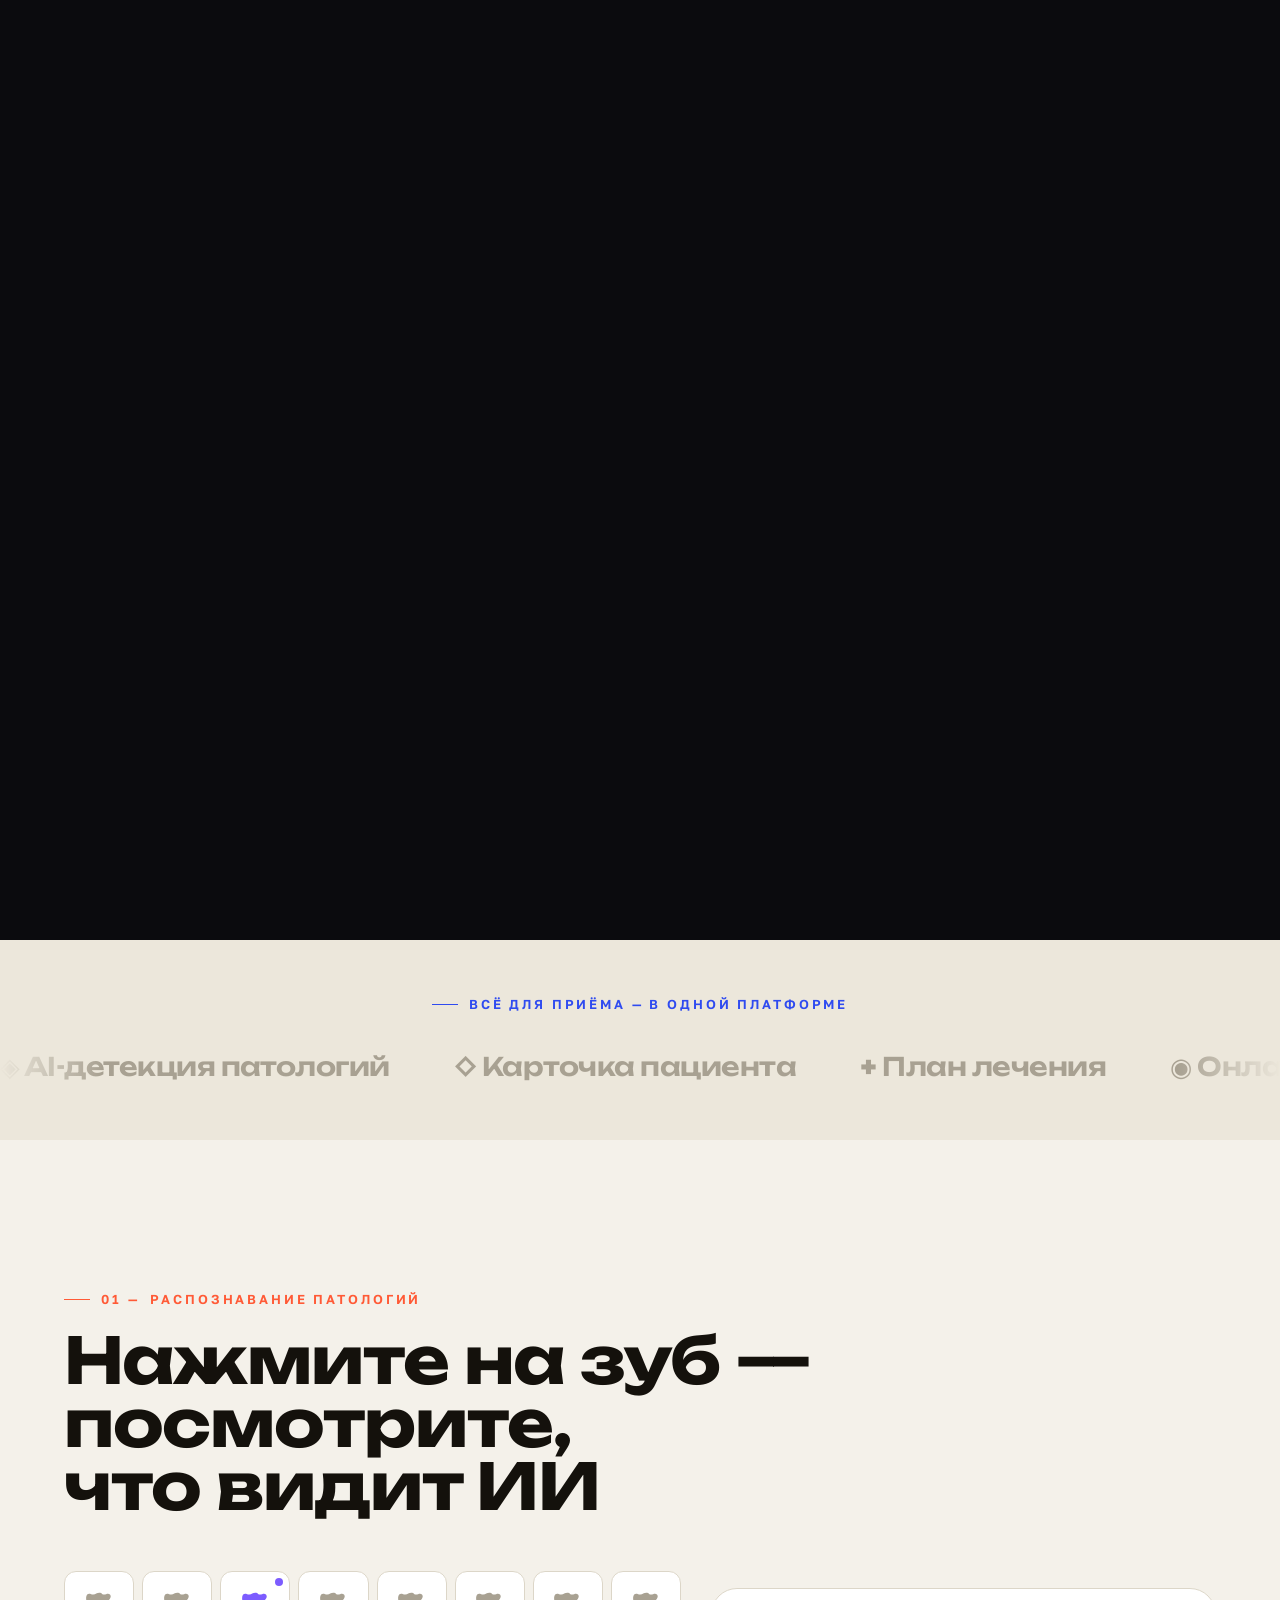
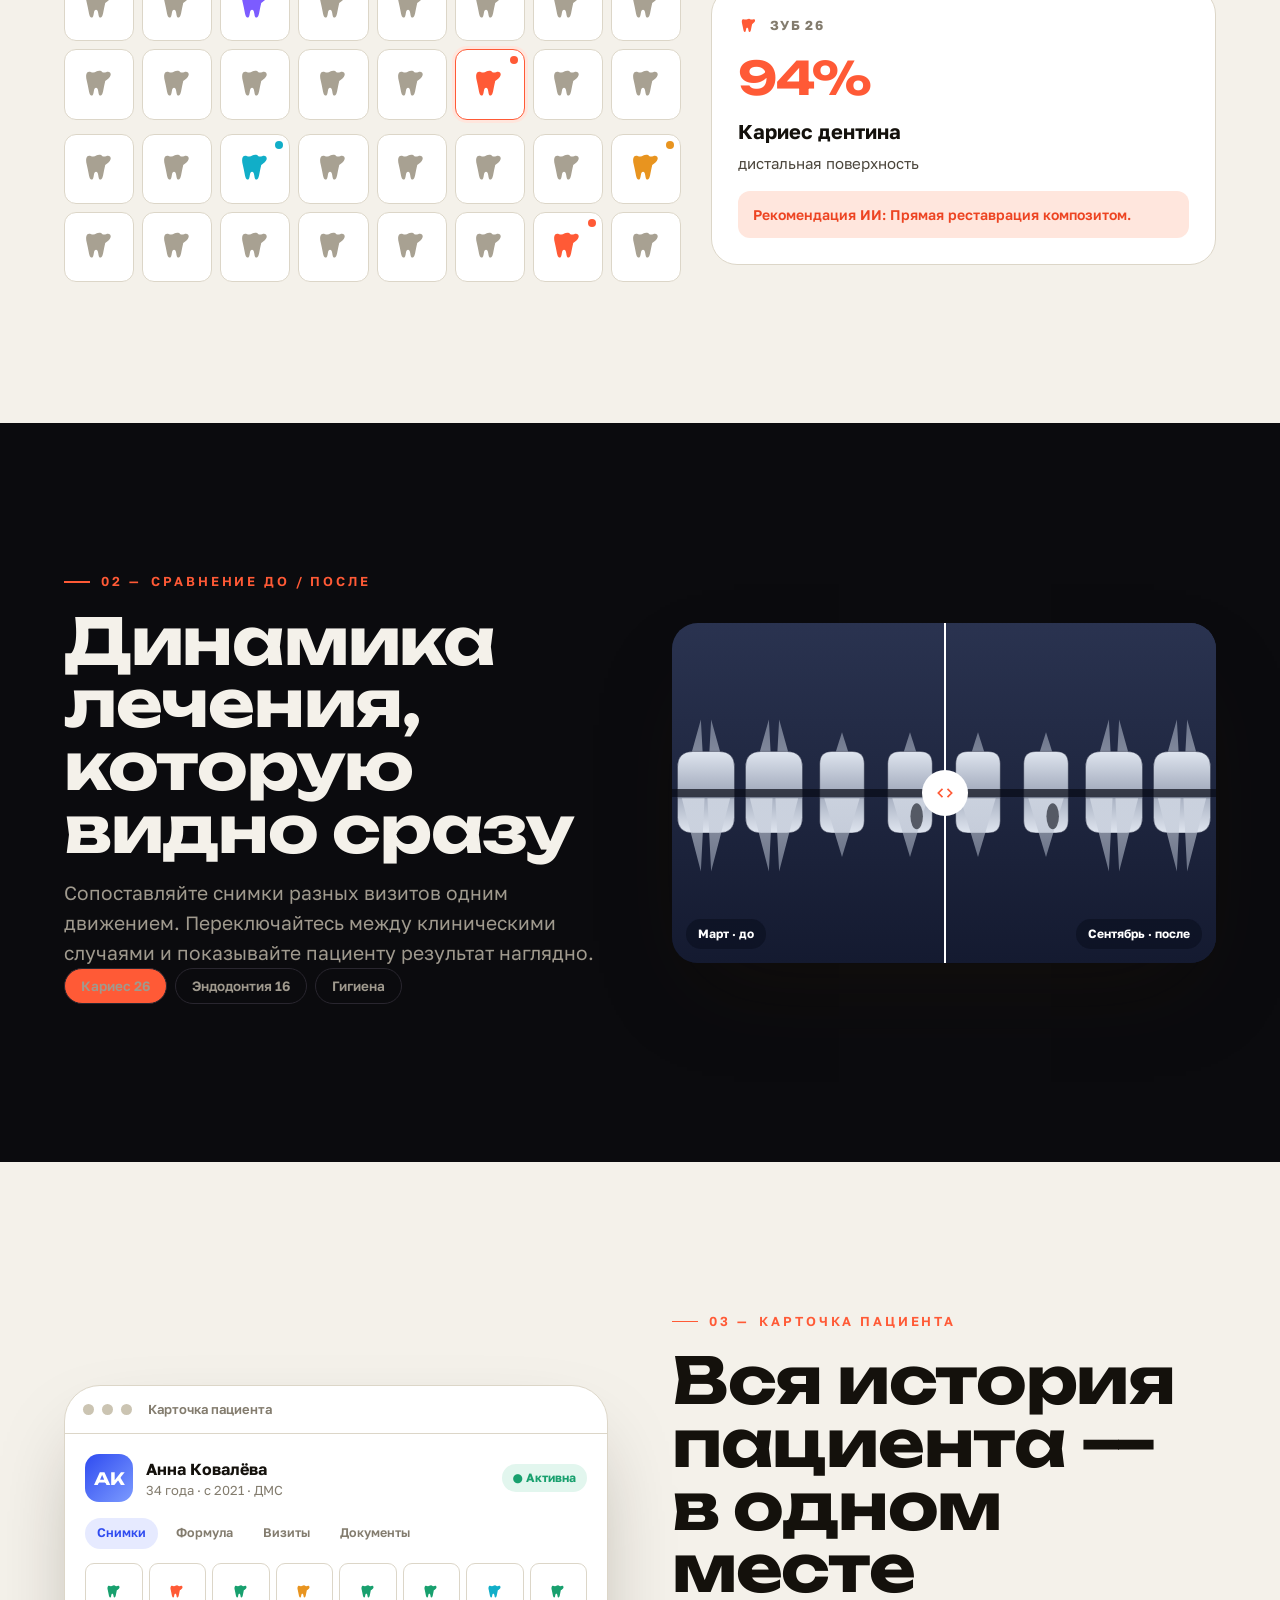
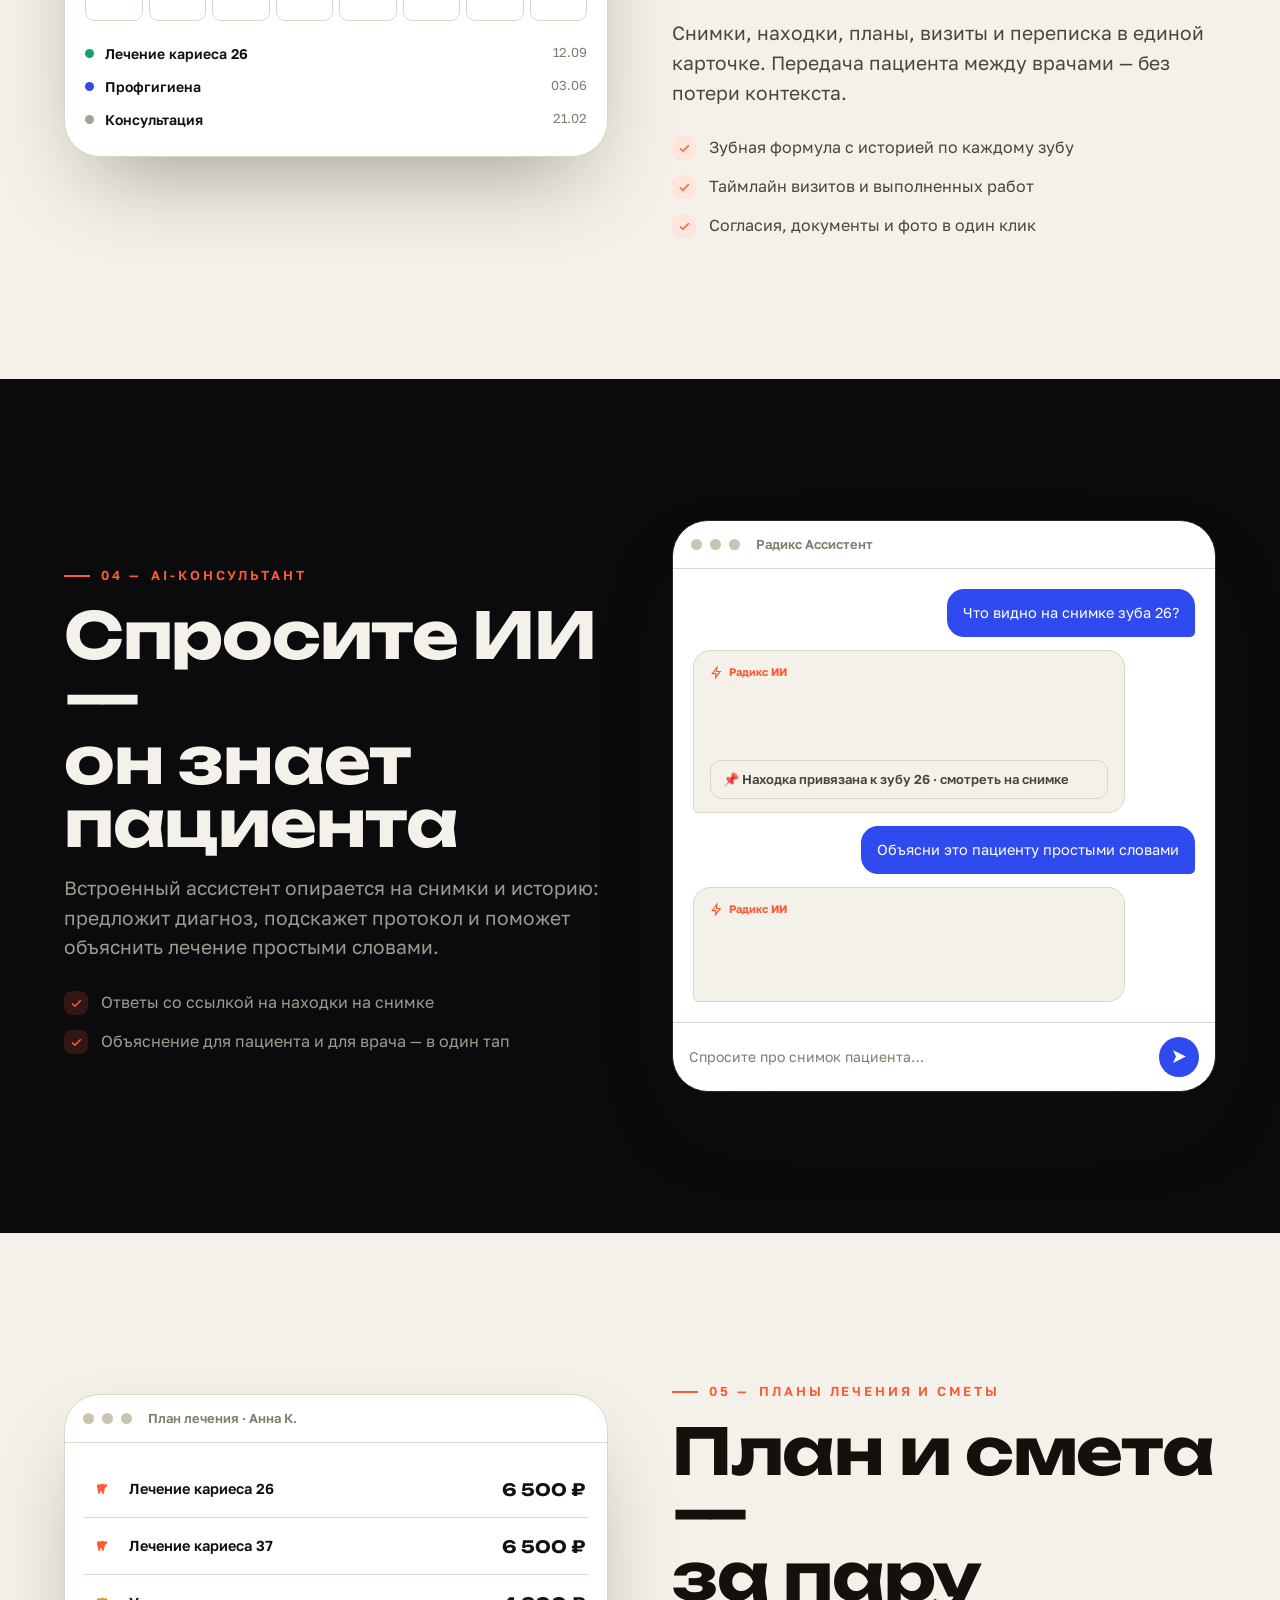
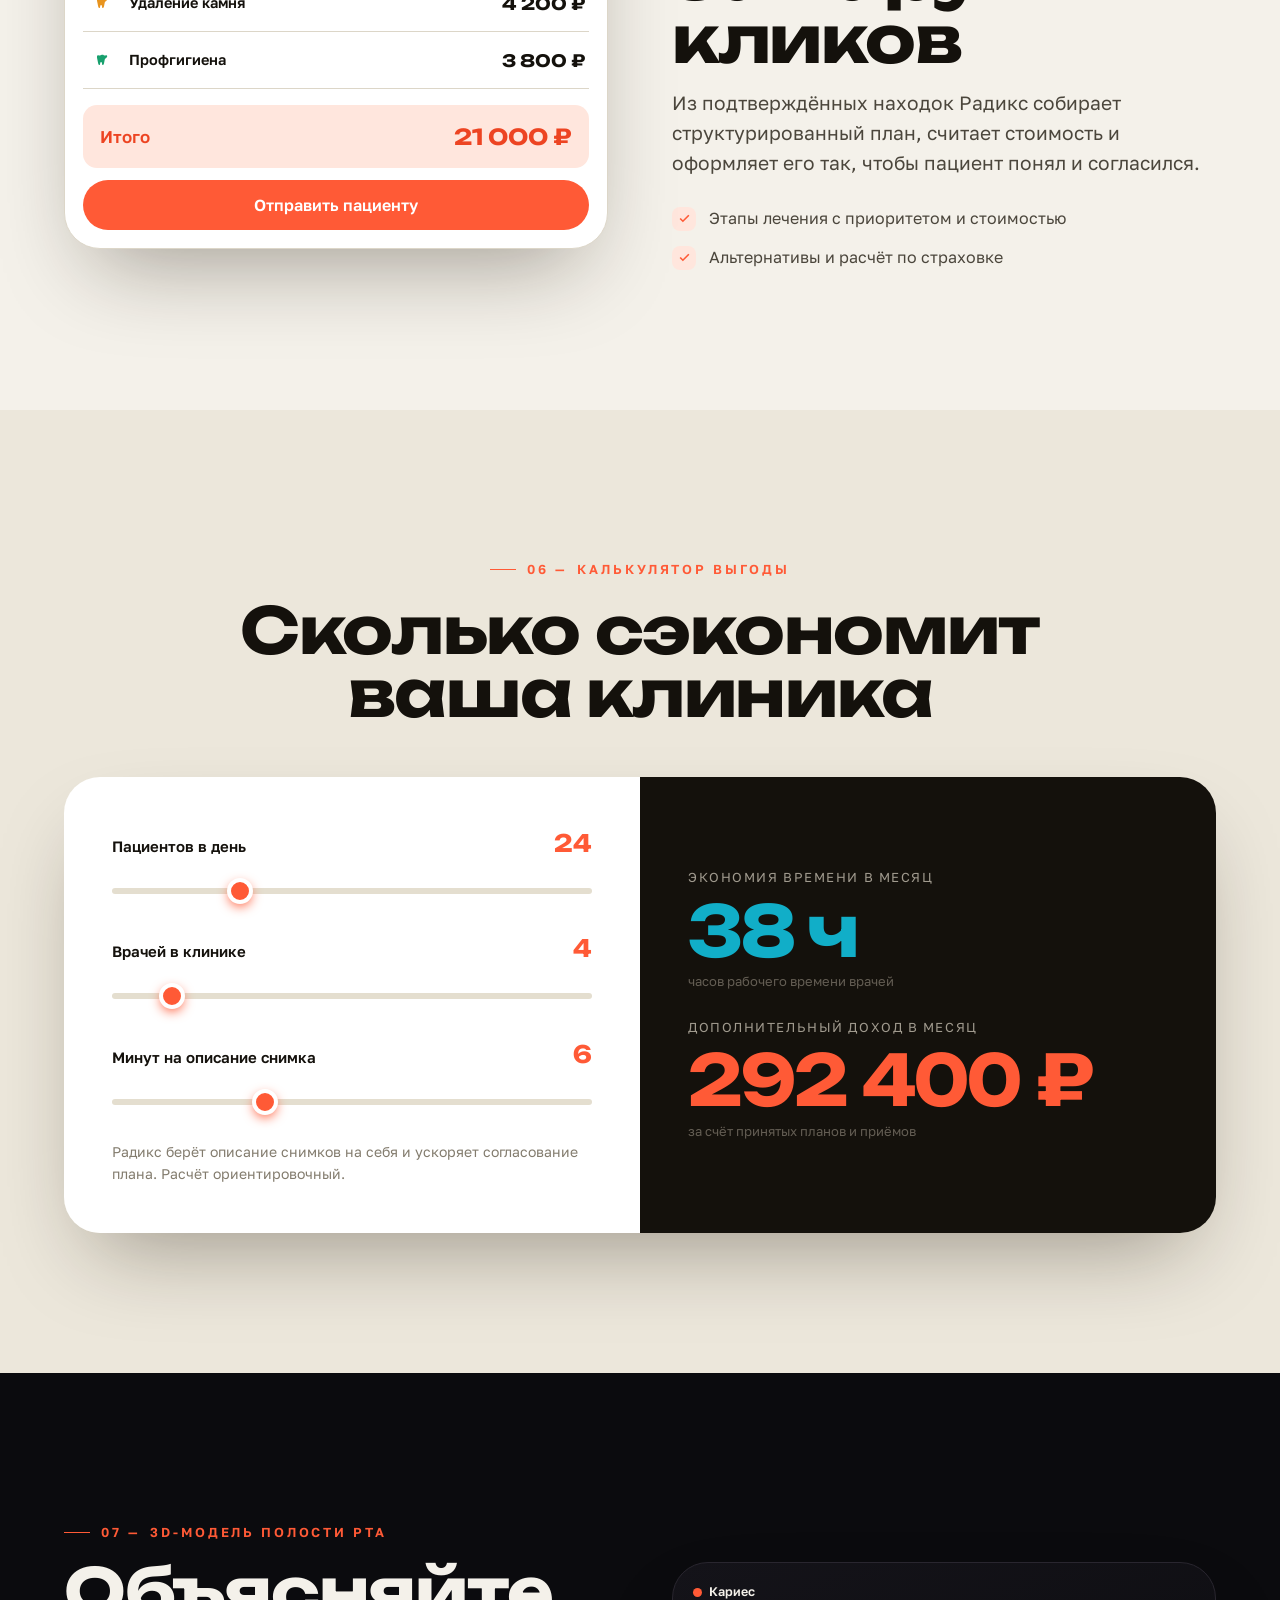
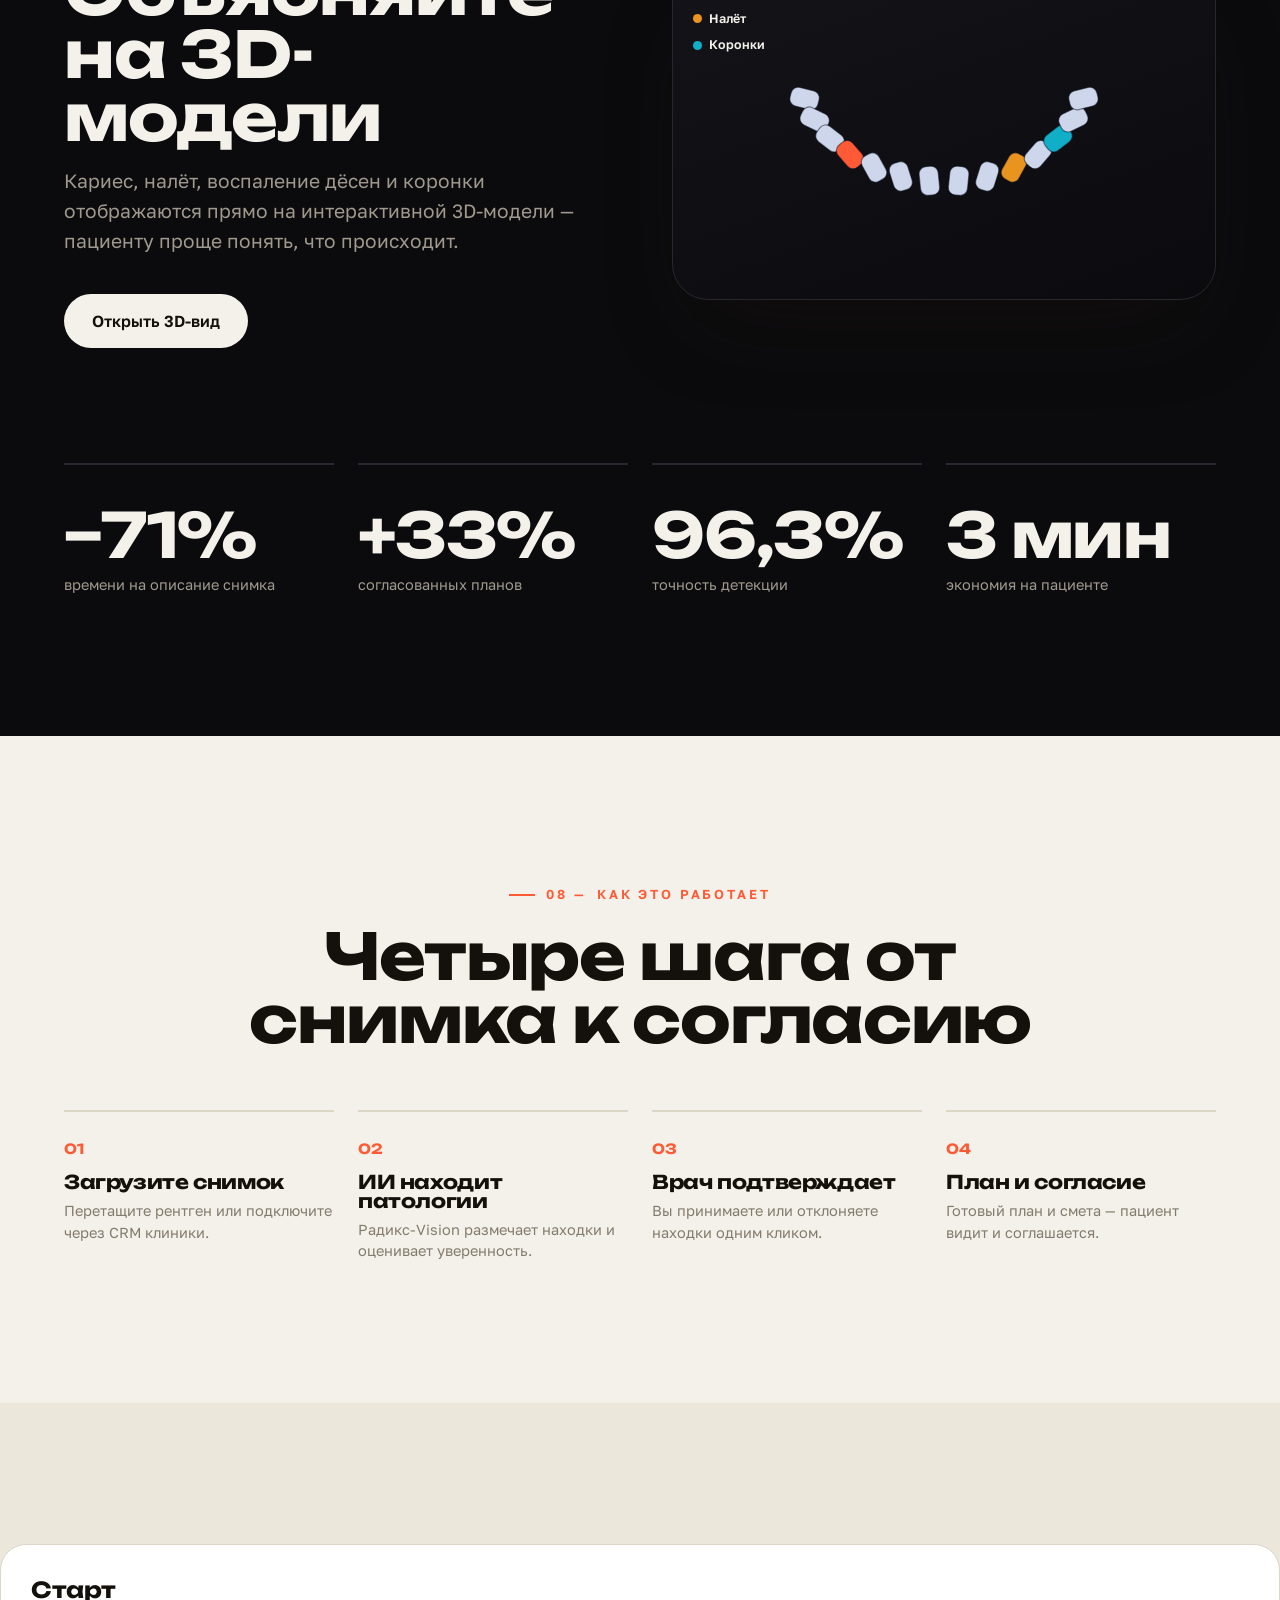
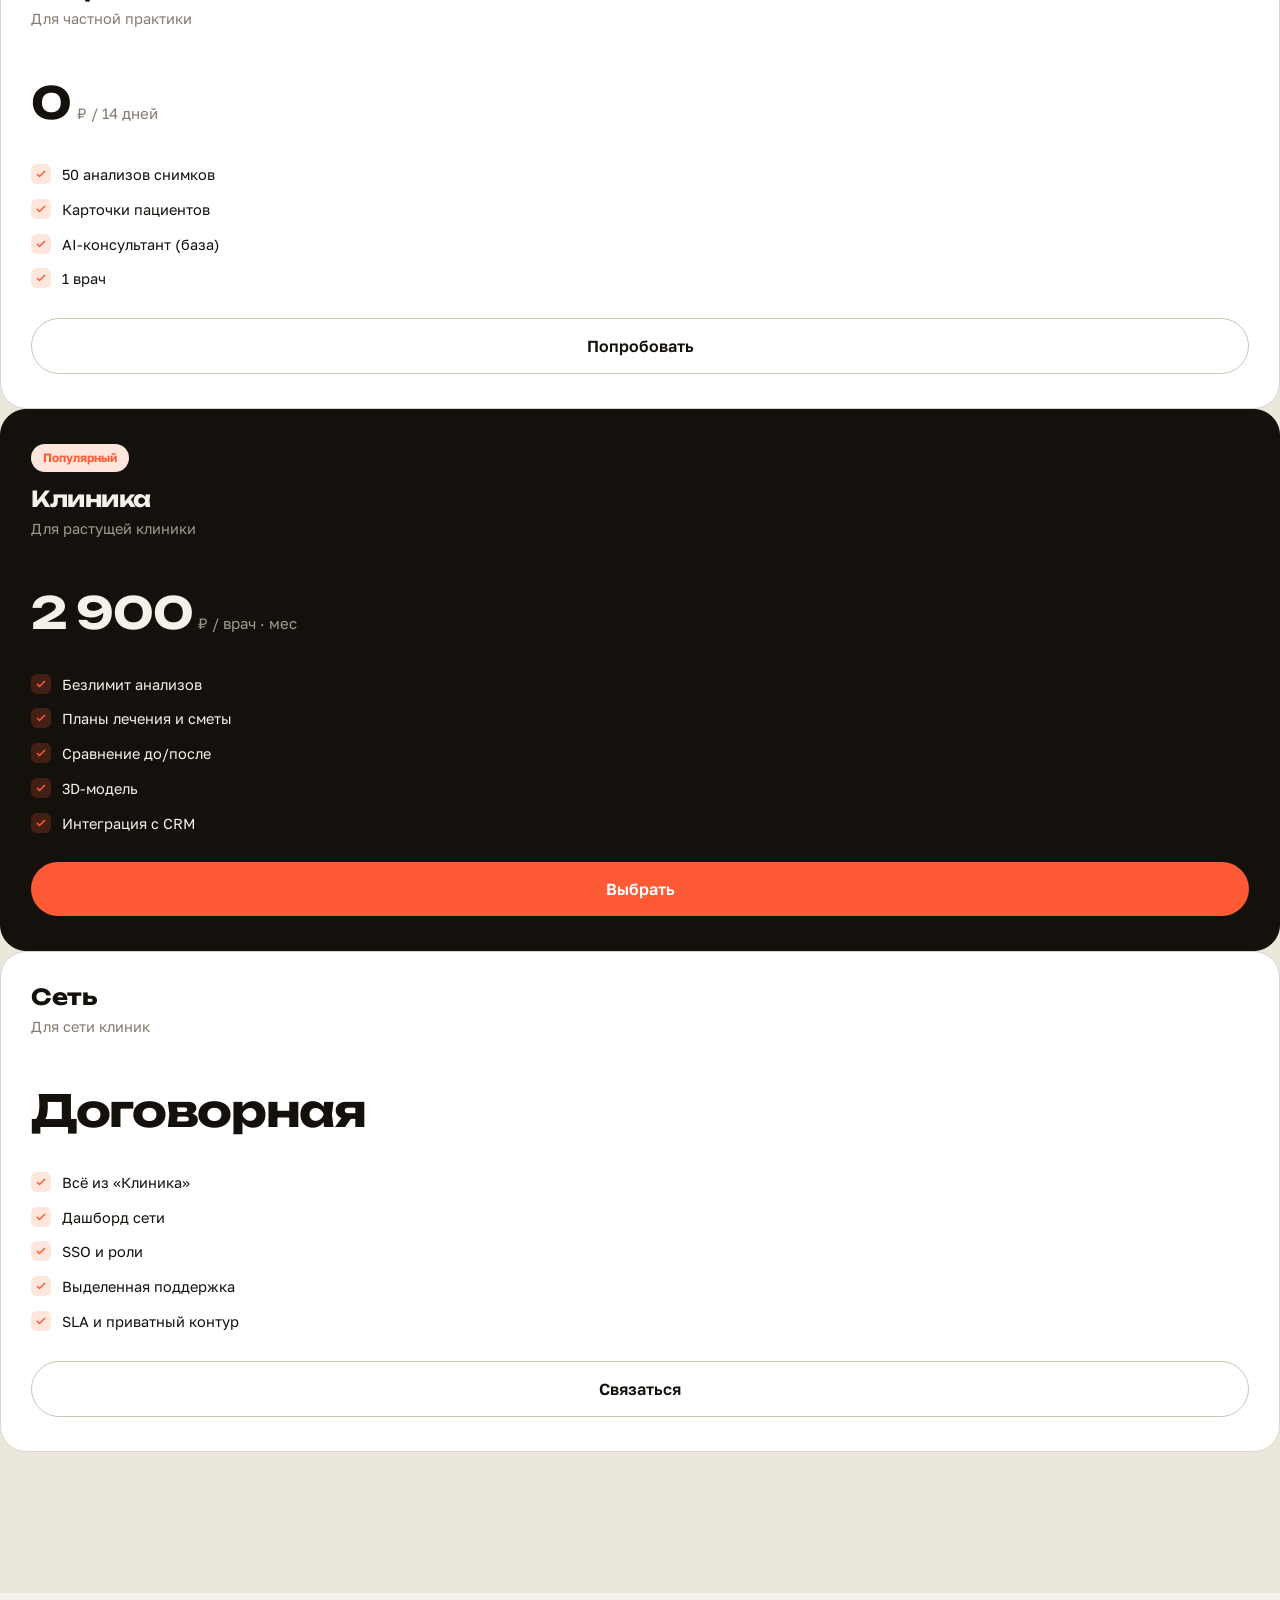
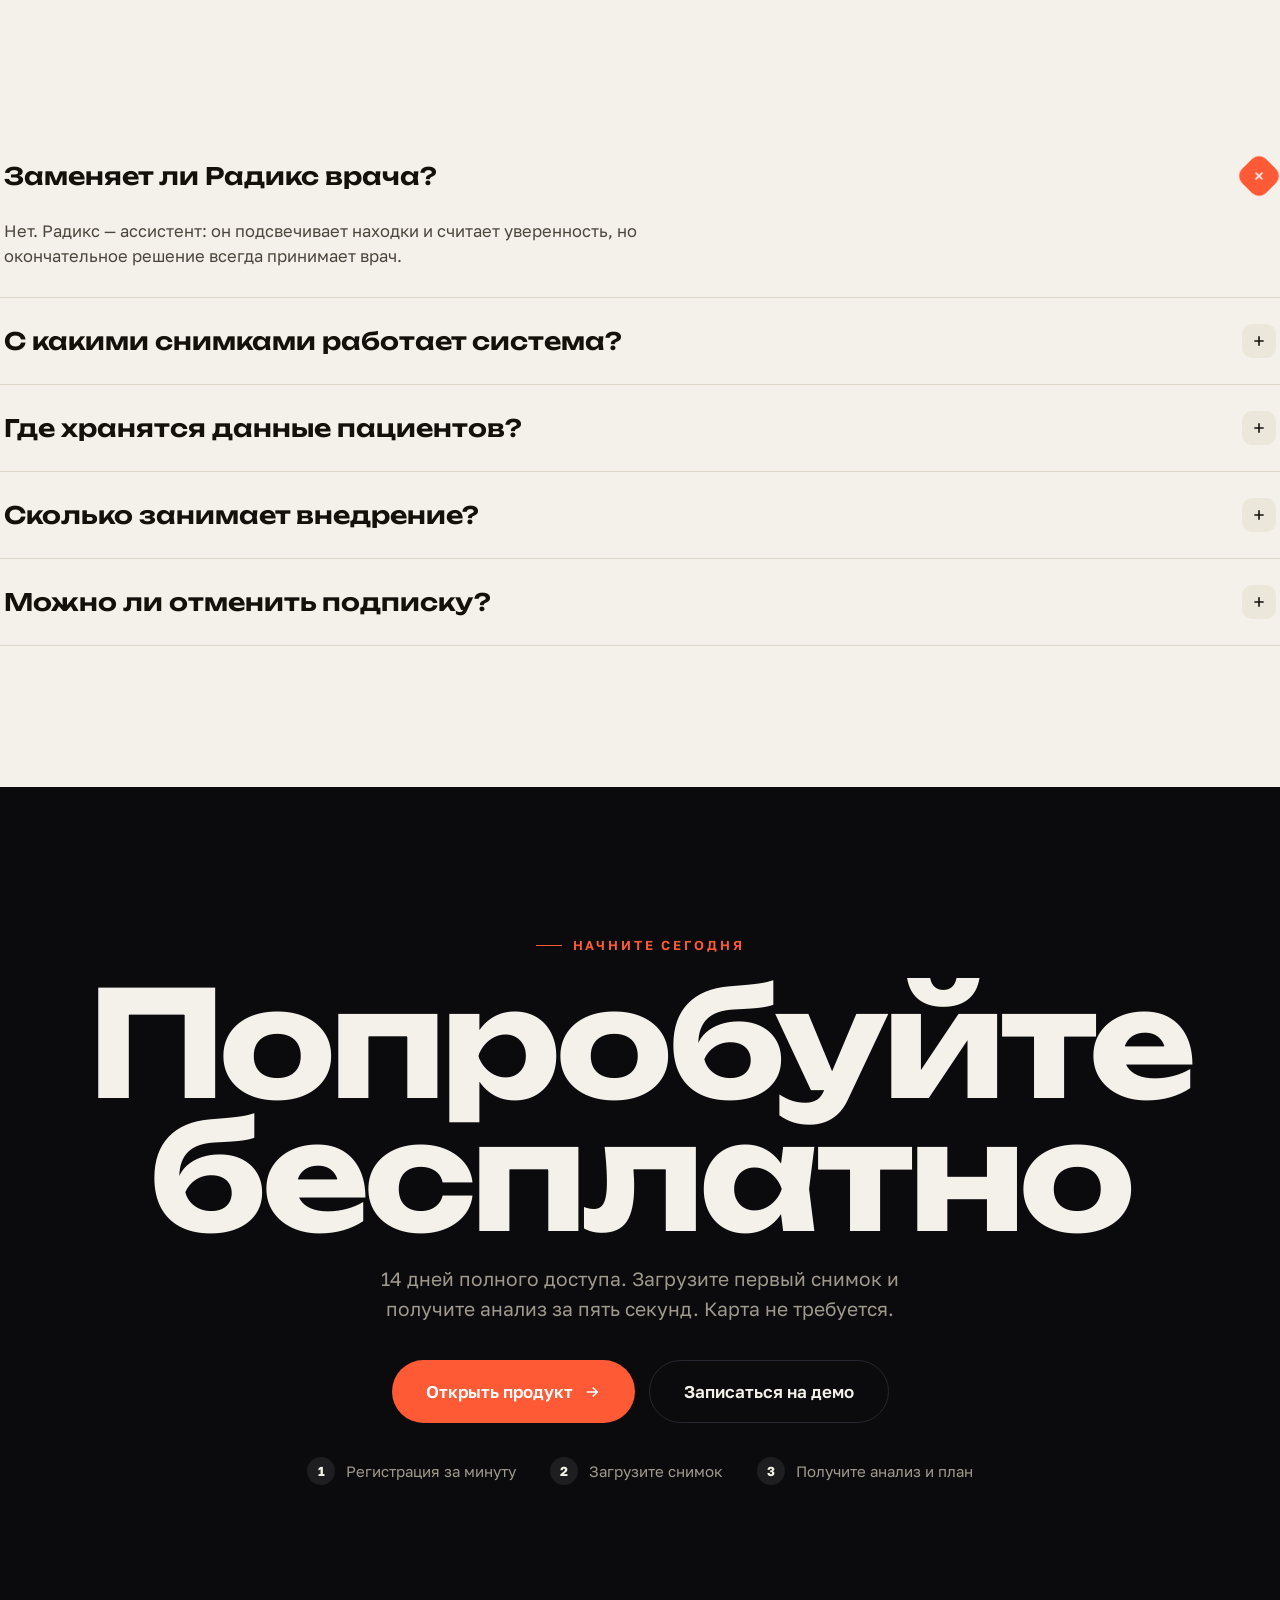
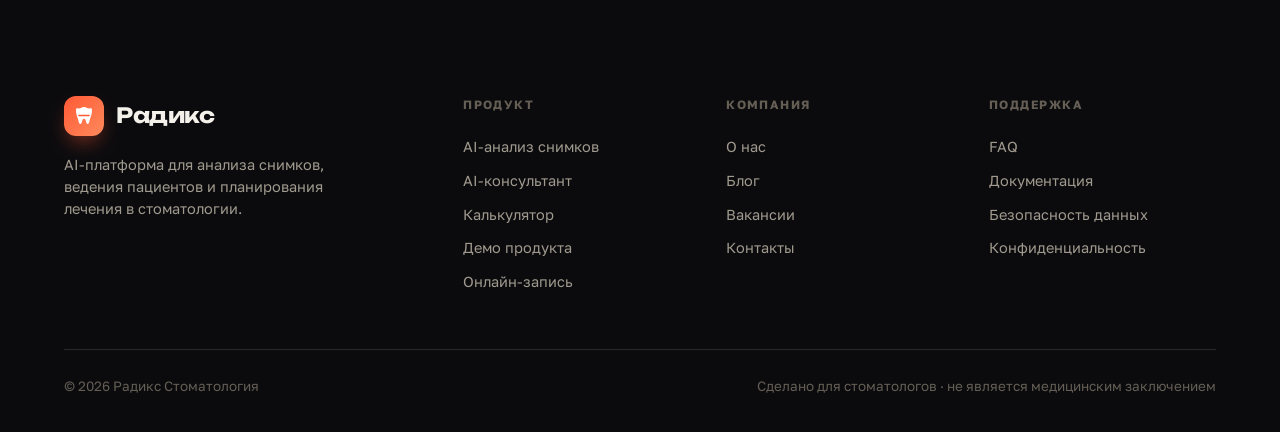
<file: Лендинг МВП.html>
<!DOCTYPE html>
<html lang="ru">
<head>
<meta charset="UTF-8">
<meta name="viewport" content="width=device-width, initial-scale=1, viewport-fit=cover">
<title>Радикс — рентген, который думает. AI-платформа для стоматологии</title>
<meta name="description" content="Радикс находит патологии на снимке за секунды, ведёт карточку пациента и собирает план лечения — с ИИ в каждом шаге приёма. Попробуйте бесплатно.">
<meta property="og:title" content="Радикс — рентген, который думает">
<meta property="og:description" content="AI-платформа для стоматологии: анализ снимков, карточки пациентов, планы лечения.">
<meta property="og:type" content="website">
<meta property="og:locale" content="ru_RU">
<link rel="icon" href="data:image/svg+xml,%3Csvg%20xmlns='http://www.w3.org/2000/svg'%20viewBox='0%200%2024%2024'%3E%3Crect%20width='24'%20height='24'%20rx='6'%20fill='%230B0B0E'/%3E%3Cpath%20d='M12%203c-2.2%200-3%201.4-5%201.4S4%203.6%204%206.5c0%204%201.4%206%202.2%209.2.5%202%20.8%204.3%202.3%204.3%201.3%200%201.2-2.4%202-4%20.4-.8.8-1.2%201.5-1.2s1.1.4%201.5%201.2c.8%201.6.7%204%202%204%201.5%200%201.8-2.3%202.3-4.3C18.6%2012.5%2020%2010.5%2020%206.5%2020%203.6%2019%204.4%2017%204.4S14.2%203%2012%203Z'%20fill='%23fff'/%3E%3Crect%20x='6.2'%20y='10.7'%20width='11.6'%20height='1.5'%20rx='.75'%20fill='%23FF5A36'/%3E%3C/svg%3E">
<link rel="preconnect" href="https://fonts.googleapis.com">
<link rel="preconnect" href="https://fonts.gstatic.com" crossorigin>
<link href="https://fonts.googleapis.com/css2?family=Unbounded:wght@500;600;700;800&family=Golos+Text:wght@400;500;600;700&display=swap" rel="stylesheet">
<link rel="stylesheet" href="project/assets/cine.css">
</head>
<body>

<!-- ============ PRELOADER ============ -->
<div class="preloader" id="preloader">
  <div class="pre-inner">
    <div class="pre-mark"><svg viewBox="0 0 24 24" fill="none"><path d="M12 3c-2.2 0-3 1.4-5 1.4S4 3.6 4 6.5c0 4 1.4 6 2.2 9.2.5 2 .8 4.3 2.3 4.3 1.3 0 1.2-2.4 2-4 .4-.8.8-1.2 1.5-1.2s1.1.4 1.5 1.2c.8 1.6.7 4 2 4 1.5 0 1.8-2.3 2.3-4.3C18.6 12.5 20 10.5 20 6.5 20 3.6 19 4.4 17 4.4S14.2 3 12 3Z" fill="#fff"/><rect x="6.2" y="10.7" width="11.6" height="1.5" rx="0.75" fill="#FF5A36"/></svg></div>
    <div class="pre-row"><span class="pre-label" data-i18n="pre_label">Загрузка · Радикс-Vision</span><span class="pre-pc" id="prePc">0%</span></div>
    <div class="pre-bar"><i id="preBar"></i></div>
    <div class="pre-scan"></div>
  </div>
</div>

<!-- custom cursor -->
<div class="cursor-ring" id="cRing"></div>
<div class="cursor-dot" id="cDot"></div>

<!-- ============ NAV ============ -->
<nav class="nav" id="nav">
  <div class="wrap">
    <a class="brand magnetic" href="#top">
      <span class="brand-mark"><svg viewBox="0 0 24 24" fill="none"><path d="M12 3c-2.2 0-3 1.4-5 1.4S4 3.6 4 6.5c0 4 1.4 6 2.2 9.2.5 2 .8 4.3 2.3 4.3 1.3 0 1.2-2.4 2-4 .4-.8.8-1.2 1.5-1.2s1.1.4 1.5 1.2c.8 1.6.7 4 2 4 1.5 0 1.8-2.3 2.3-4.3C18.6 12.5 20 10.5 20 6.5 20 3.6 19 4.4 17 4.4S14.2 3 12 3Z" fill="#fff"/><rect x="6.2" y="10.7" width="11.6" height="1.5" rx="0.75" fill="#FF5A36"/></svg></span>
      <span><b>Радикс</b><small data-i18n="brand_sub">Стоматология · AI</small></span>
    </a>
    <div class="nav-links">
      <a href="#scan" data-i18n="nav_scan">AI-анализ</a>
      <a href="#pathology" data-i18n="nav_path">Патологии</a>
      <a href="#calc" data-i18n="nav_calc">Калькулятор</a>
      <a href="#pricing" data-i18n="nav_pricing">Тарифы</a>
      <a href="#faq" data-i18n="nav_faq">FAQ</a>
    </div>
    <div class="nav-right">
      <button class="sound-btn magnetic" id="soundBtn" title="Звук" aria-label="sound">
        <svg width="18" height="18" viewBox="0 0 24 24" fill="none" stroke="currentColor" stroke-width="1.8" id="soundIcon"><path d="M11 5 6 9H2v6h4l5 4V5Z"/><path d="M16 9a4 4 0 0 1 0 6" class="wave"/></svg>
      </button>
      <div class="lang" id="lang"><button data-lang="ru" class="active">RU</button><button data-lang="en">EN</button></div>
      <a class="btn btn-out btn-sm magnetic" href="Вход и регистрация.html" style="padding:9px 16px"><span class="lab" data-i18n="nav_login">Войти</span></a>
      <a class="btn btn-coral btn-sm magnetic" href="Вход и регистрация.html#reg"><span class="lab" data-i18n="cta_main">Попробовать бесплатно</span></a>
      <button class="nav-burger magnetic" id="burger"><svg width="20" height="20" viewBox="0 0 24 24" fill="none" stroke="currentColor" stroke-width="2"><path d="M3 6h18M3 12h18M3 18h18"/></svg></button>
    </div>
  </div>
</nav>

<!-- ============ HERO ============ -->
<header class="hero" id="top">
  <div class="hero-bgword" aria-hidden="true">AI</div>
  <div class="wrap">
    <div class="hero-grid">
      <div class="hero-copy">
        <span class="eyebrow reveal" data-i18n="hero_eyebrow">AI-платформа для стоматологии</span>
        <h1 class="hero-h huge">
          <span class="line"><span class="clip-line" data-i18n="hero_l1">Рентген,</span></span>
          <span class="line"><span class="clip-line" data-i18n="hero_l2">который</span></span>
          <span class="line"><span class="clip-line it" data-i18n="hero_l3">думает.</span></span>
        </h1>
        <p class="hero-lead reveal d2" data-i18n="hero_lead">Радикс находит патологии на снимке за секунды, ведёт карточку пациента и собирает план лечения — с искусственным интеллектом в каждом шаге приёма.</p>
        <div class="hero-cta reveal d3">
          <a class="btn btn-coral btn-lg magnetic" href="Продукт МВП.html"><span class="lab" data-i18n="hero_cta1">Открыть продукт</span> <svg class="arr" width="18" height="18" viewBox="0 0 24 24" fill="none" stroke="currentColor" stroke-width="2"><path d="M5 12h14M13 6l6 6-6 6"/></svg></a>
          <a class="btn btn-out btn-lg magnetic" href="#scan"><span class="lab" data-i18n="hero_cta2">Смотреть, как работает</span></a>
        </div>
        <div class="hero-meta reveal d4">
          <div><div class="m-n" data-count="98.2" data-decimals="1" data-suffix="%">98,2%</div><div class="m-l" data-i18n="hero_m1">точность детекции находок</div></div>
          <div><div class="m-n">&lt;5 <span style="font-size:18px" data-i18n="sec">сек</span></div><div class="m-l" data-i18n="hero_m2">на анализ одного снимка</div></div>
          <div><div class="m-n" data-count="34" data-prefix="+" data-suffix="%">+34%</div><div class="m-l" data-i18n="hero_m3">принятых планов лечения</div></div>
        </div>
      </div>
      <div class="hero-visual">
        <div class="tooth3d-wrap" id="tooth3dWrap">
          <div class="t-orbit"></div><div class="t-orbit b"></div>
          <div class="tooth3d" id="tooth3d"></div>
          <div class="t-node n1 reveal d2"><i style="background:var(--coral)"></i><span data-i18n="tn1">Кариес · 94%</span></div>
          <div class="t-node n2 reveal d3"><i style="background:var(--warn)"></i><span data-i18n="tn2">Камень · 81%</span></div>
          <div class="t-node n3 reveal d4"><i style="background:var(--cyan)"></i><span data-i18n="tn3">Пломба · 99%</span></div>
        </div>
      </div>
    </div>
  </div>
  <div class="scroll-cue"><span data-i18n="scroll">Скролл</span><span class="ln"></span></div>
</header>

<!-- ============ STICKY SCAN SEQUENCE ============ -->
<section class="scan-seq" id="scan">
  <div class="scan-sticky">
    <div class="scan-copy">
      <span class="eyebrow od" data-i18n="scan_eyebrow">AI-анализ снимка · в реальном времени</span>
      <div class="scan-step" id="scanSteps"></div>
      <div class="scan-progress" id="scanProg"></div>
    </div>
    <div class="scan-film-wrap">
      <div class="scan-film" id="scanFilm">
        <svg class="arch" id="scanArch" viewBox="0 0 680 510" preserveAspectRatio="xMidYMid slice"></svg>
        <div class="grade" id="scanGrade"></div>
        <div class="scan-line2" id="scanLine"></div>
        <div id="scanDets"></div>
      </div>
    </div>
  </div>
</section>

<!-- ============ MARQUEE ============ -->
<section class="section cream2" style="padding-block:46px">
  <div class="wrap" style="text-align:center;margin-bottom:26px"><span class="eyebrow b" style="justify-content:center" data-i18n="logos_label">Всё для приёма — в одной платформе</span></div>
  <div class="marquee"><div class="marquee-track" id="marquee"></div></div>
</section>

<!-- ============ PATHOLOGY + INTERACTIVE TOOTH CHART ============ -->
<section class="section" id="pathology">
  <div class="wrap">
    <div class="sec-head reveal" style="margin-bottom:54px">
      <span class="eyebrow">01 — <span data-i18n="path_eyebrow">Распознавание патологий</span></span>
      <h2 class="h2" data-i18n="path_h">Нажмите на зуб — посмотрите,<br>что видит ИИ</h2>
    </div>
    <div class="tcwrap">
      <div class="tchart reveal" id="toothChart"></div>
      <div class="tinfo reveal d2" id="toothInfo"></div>
    </div>
  </div>
</section>

<!-- ============ BEFORE / AFTER (dark) ============ -->
<section class="section dark" id="compare">
  <div class="wrap">
    <div class="frow">
      <div class="frow-copy reveal">
        <span class="eyebrow">02 — <span data-i18n="ba_eyebrow">Сравнение до / после</span></span>
        <h2 class="h2" data-i18n="ba_h">Динамика лечения,<br>которую видно сразу</h2>
        <p class="lead" data-i18n="ba_p">Сопоставляйте снимки разных визитов одним движением. Переключайтесь между клиническими случаями и показывайте пациенту результат наглядно.</p>
        <div class="ba-tabs" id="baTabs"></div>
      </div>
      <div class="frow-media reveal d2">
        <div class="ba" id="ba">
          <div class="lay before"><svg class="arch" id="baBefore" viewBox="0 0 680 430" preserveAspectRatio="xMidYMid slice"></svg></div>
          <div class="lay after"><svg class="arch" id="baAfter" viewBox="0 0 680 430" preserveAspectRatio="xMidYMid slice"></svg></div>
          <div class="tg l" id="baTagL">До</div><div class="tg r" id="baTagR">После</div>
          <div class="hd" id="baHd"><div class="kb"><svg width="20" height="20" viewBox="0 0 24 24" fill="none" stroke="currentColor" stroke-width="2"><path d="m9 7-5 5 5 5M15 7l5 5-5 5"/></svg></div></div>
        </div>
      </div>
    </div>
  </div>
</section>

<!-- ============ PATIENT CARD ============ -->
<section class="section">
  <div class="wrap">
    <div class="frow flip">
      <div class="frow-copy reveal">
        <span class="eyebrow">03 — <span data-i18n="pt_eyebrow">Карточка пациента</span></span>
        <h2 class="h2" data-i18n="pt_h">Вся история пациента —<br>в одном месте</h2>
        <p class="lead" data-i18n="pt_p">Снимки, находки, планы, визиты и переписка в единой карточке. Передача пациента между врачами — без потери контекста.</p>
        <ul class="flist">
          <li><span class="tk"><svg viewBox="0 0 24 24" fill="none" stroke="currentColor" stroke-width="3"><path d="M20 6 9 17l-5-5"/></svg></span><span data-i18n="pt_l1">Зубная формула с историей по каждому зубу</span></li>
          <li><span class="tk"><svg viewBox="0 0 24 24" fill="none" stroke="currentColor" stroke-width="3"><path d="M20 6 9 17l-5-5"/></svg></span><span data-i18n="pt_l2">Таймлайн визитов и выполненных работ</span></li>
          <li><span class="tk"><svg viewBox="0 0 24 24" fill="none" stroke="currentColor" stroke-width="3"><path d="M20 6 9 17l-5-5"/></svg></span><span data-i18n="pt_l3">Согласия, документы и фото в один клик</span></li>
        </ul>
      </div>
      <div class="frow-media reveal d2"><div class="media mock" id="patientMock"></div></div>
    </div>
  </div>
</section>

<!-- ============ AI ASSISTANT (dark) ============ -->
<section class="section dark" id="assistant">
  <div class="wrap">
    <div class="frow">
      <div class="frow-copy reveal">
        <span class="eyebrow">04 — <span data-i18n="as_eyebrow">AI-консультант</span></span>
        <h2 class="h2" data-i18n="as_h">Спросите ИИ —<br>он знает пациента</h2>
        <p class="lead" data-i18n="as_p">Встроенный ассистент опирается на снимки и историю: предложит диагноз, подскажет протокол и поможет объяснить лечение простыми словами.</p>
        <ul class="flist">
          <li><span class="tk"><svg viewBox="0 0 24 24" fill="none" stroke="currentColor" stroke-width="3"><path d="M20 6 9 17l-5-5"/></svg></span><span data-i18n="as_l1">Ответы со ссылкой на находки на снимке</span></li>
          <li><span class="tk"><svg viewBox="0 0 24 24" fill="none" stroke="currentColor" stroke-width="3"><path d="M20 6 9 17l-5-5"/></svg></span><span data-i18n="as_l2">Объяснение для пациента и для врача — в один тап</span></li>
        </ul>
      </div>
      <div class="frow-media reveal d2">
        <div class="media mock" style="background:#fff">
          <div class="mock-bar"><i></i><i></i><i></i><span class="mt" data-i18n="as_mock">Радикс Ассистент</span></div>
          <div class="chat" id="chatDemo"></div>
          <div class="chat-in"><span class="cif" data-i18n="as_input">Спросите про снимок пациента…</span><span class="cis"><svg width="17" height="17" viewBox="0 0 24 24" fill="currentColor"><path d="m3 3 18 9-18 9 4-9-4-9Z"/></svg></span></div>
        </div>
      </div>
    </div>
  </div>
</section>

<!-- ============ PLANS ============ -->
<section class="section">
  <div class="wrap">
    <div class="frow flip">
      <div class="frow-copy reveal">
        <span class="eyebrow">05 — <span data-i18n="pl_eyebrow">Планы лечения и сметы</span></span>
        <h2 class="h2" data-i18n="pl_h">План и смета —<br>за пару кликов</h2>
        <p class="lead" data-i18n="pl_p">Из подтверждённых находок Радикс собирает структурированный план, считает стоимость и оформляет его так, чтобы пациент понял и согласился.</p>
        <ul class="flist">
          <li><span class="tk"><svg viewBox="0 0 24 24" fill="none" stroke="currentColor" stroke-width="3"><path d="M20 6 9 17l-5-5"/></svg></span><span data-i18n="pl_l1">Этапы лечения с приоритетом и стоимостью</span></li>
          <li><span class="tk"><svg viewBox="0 0 24 24" fill="none" stroke="currentColor" stroke-width="3"><path d="M20 6 9 17l-5-5"/></svg></span><span data-i18n="pl_l2">Альтернативы и расчёт по страховке</span></li>
        </ul>
      </div>
      <div class="frow-media reveal d2"><div class="media mock" id="planMock"></div></div>
    </div>
  </div>
</section>

<!-- ============ CALCULATOR ============ -->
<section class="section cream2" id="calc">
  <div class="wrap">
    <div class="sec-head center reveal" style="margin-bottom:52px">
      <span class="eyebrow" style="justify-content:center">06 — <span data-i18n="calc_eyebrow">Калькулятор выгоды</span></span>
      <h2 class="h2" data-i18n="calc_h">Сколько сэкономит ваша клиника</h2>
    </div>
    <div class="calc reveal">
      <div class="calc-in">
        <div class="calc-field">
          <div class="cf-top"><span class="cf-l" data-i18n="calc_f1">Пациентов в день</span><span class="cf-v" id="calcV1">24</span></div>
          <input type="range" class="range" id="calcR1" min="5" max="80" value="24">
        </div>
        <div class="calc-field">
          <div class="cf-top"><span class="cf-l" data-i18n="calc_f2">Врачей в клинике</span><span class="cf-v" id="calcV2">4</span></div>
          <input type="range" class="range" id="calcR2" min="1" max="30" value="4">
        </div>
        <div class="calc-field">
          <div class="cf-top"><span class="cf-l" data-i18n="calc_f3">Минут на описание снимка</span><span class="cf-v" id="calcV3">6</span></div>
          <input type="range" class="range" id="calcR3" min="2" max="15" value="6">
        </div>
        <p class="lead" style="font-size:14px;color:var(--ink-3)" data-i18n="calc_note">Радикс берёт описание снимков на себя и ускоряет согласование плана. Расчёт ориентировочный.</p>
      </div>
      <div class="calc-out">
        <div class="co-item"><div class="co-l" data-i18n="calc_o1">Экономия времени в месяц</div><div class="co-n cyan" id="calcOut1">— ч</div><div class="co-s" data-i18n="calc_o1s">часов рабочего времени врачей</div></div>
        <div class="co-item"><div class="co-l" data-i18n="calc_o2">Дополнительный доход в месяц</div><div class="co-n coral" id="calcOut2">— ₽</div><div class="co-s" data-i18n="calc_o2s">за счёт принятых планов и приёмов</div></div>
      </div>
    </div>
  </div>
</section>

<!-- ============ 3D MODEL + METRICS (dark) ============ -->
<section class="section dark" id="model3d">
  <div class="wrap">
    <div class="frow">
      <div class="frow-copy reveal">
        <span class="eyebrow">07 — <span data-i18n="td_eyebrow">3D-модель полости рта</span></span>
        <h2 class="h2" data-i18n="td_h">Объясняйте<br>на 3D-модели</h2>
        <p class="lead" data-i18n="td_p">Кариес, налёт, воспаление дёсен и коронки отображаются прямо на интерактивной 3D-модели — пациенту проще понять, что происходит.</p>
        <div class="hero-cta"><a class="btn btn-light magnetic" href="Продукт МВП.html"><span class="lab" data-i18n="td_cta">Открыть 3D-вид</span></a></div>
      </div>
      <div class="frow-media reveal d2" id="model3dMock"></div>
    </div>
    <div class="steps" id="metrics" style="margin-top:clamp(70px,9vw,120px)"></div>
  </div>
</section>

<!-- ============ WORKFLOW ============ -->
<section class="section" id="workflow">
  <div class="wrap">
    <div class="sec-head center reveal">
      <span class="eyebrow" style="justify-content:center">08 — <span data-i18n="wf_eyebrow">Как это работает</span></span>
      <h2 class="h2" data-i18n="wf_h">Четыре шага от снимка к согласию</h2>
    </div>
    <div class="steps" id="steps"></div>
  </div>
</section>

<!-- ============ PRICING ============ -->
<section class="section cream2" id="pricing">
  <div class="wrap">
    <div class="sec-head center reveal">
      <span class="eyebrow" style="justify-content:center">09 — <span data-i18n="pr_eyebrow">Тарифы</span></span>
      <h2 class="h2" data-i18n="pr_h">Начните бесплатно,<br>растите с клиникой</h2>
      <p class="lead" data-i18n="pr_p">Без привязки оборудования. Оплата за активных врачей. Отмена в любой момент.</p>
    </div>
    <div class="pricing" id="pricing"></div>
  </div>
</section>

<!-- ============ FAQ ============ -->
<section class="section" id="faq">
  <div class="wrap">
    <div class="sec-head center reveal">
      <span class="eyebrow" style="justify-content:center">10 — <span data-i18n="fq_eyebrow">Вопросы</span></span>
      <h2 class="h2" data-i18n="fq_h">Частые вопросы</h2>
    </div>
    <div class="faq" id="faq"></div>
  </div>
</section>

<!-- ============ FINAL CTA ============ -->
<section class="section dark final" id="cta">
  <div class="wrap">
    <span class="eyebrow" style="justify-content:center" data-i18n="cta_eyebrow">Начните сегодня</span>
    <h2 class="huge" data-i18n="cta_h">Попробуйте<br>бесплатно</h2>
    <p class="lead" style="max-width:560px;margin:0 auto" data-i18n="cta_p">14 дней полного доступа. Загрузите первый снимок и получите анализ за пять секунд. Карта не требуется.</p>
    <div class="hero-cta" style="justify-content:center;margin-top:36px">
      <a class="btn btn-coral btn-lg magnetic" href="Вход и регистрация.html#reg"><span class="lab" data-i18n="cta_b1">Открыть продукт</span> <svg class="arr" width="18" height="18" viewBox="0 0 24 24" fill="none" stroke="currentColor" stroke-width="2"><path d="M5 12h14M13 6l6 6-6 6"/></svg></a>
      <a class="btn btn-od btn-lg magnetic" href="Запись.html"><span class="lab" data-i18n="cta_b2">Записаться на демо</span></a>
    </div>
    <div class="final-steps">
      <div class="final-step"><b>1</b><span data-i18n="cta_s1">Регистрация за минуту</span></div>
      <div class="final-step"><b>2</b><span data-i18n="cta_s2">Загрузите снимок</span></div>
      <div class="final-step"><b>3</b><span data-i18n="cta_s3">Получите анализ и план</span></div>
    </div>
  </div>
</section>

<!-- ============ FOOTER ============ -->
<footer class="footer">
  <div class="wrap">
    <div class="footer-grid">
      <div class="footer-brand">
        <a class="brand" href="#top"><span class="brand-mark"><svg viewBox="0 0 24 24" fill="none"><path d="M12 3c-2.2 0-3 1.4-5 1.4S4 3.6 4 6.5c0 4 1.4 6 2.2 9.2.5 2 .8 4.3 2.3 4.3 1.3 0 1.2-2.4 2-4 .4-.8.8-1.2 1.5-1.2s1.1.4 1.5 1.2c.8 1.6.7 4 2 4 1.5 0 1.8-2.3 2.3-4.3C18.6 12.5 20 10.5 20 6.5 20 3.6 19 4.4 17 4.4S14.2 3 12 3Z" fill="#fff"/><rect x="6.2" y="10.7" width="11.6" height="1.5" rx="0.75" fill="#FF5A36"/></svg></span><span><b style="color:var(--on-dark)">Радикс</b></span></a>
        <p data-i18n="foot_about">AI-платформа для анализа снимков, ведения пациентов и планирования лечения в стоматологии.</p>
      </div>
      <div class="footer-col"><h5 data-i18n="foot_product">Продукт</h5>
        <a href="#scan" data-i18n="foot_p1">AI-анализ снимков</a><a href="#assistant" data-i18n="foot_p2">AI-консультант</a><a href="#calc" data-i18n="foot_p3">Калькулятор</a><a href="Продукт МВП.html" data-i18n="foot_p4">Демо продукта</a><a href="Запись.html">Онлайн-запись</a></div>
      <div class="footer-col"><h5 data-i18n="foot_company">Компания</h5>
        <a href="#" data-i18n="foot_c1">О нас</a><a href="#" data-i18n="foot_c2">Блог</a><a href="#" data-i18n="foot_c3">Вакансии</a><a href="#" data-i18n="foot_c4">Контакты</a></div>
      <div class="footer-col"><h5 data-i18n="foot_legal">Поддержка</h5>
        <a href="#faq" data-i18n="foot_l1">FAQ</a><a href="#" data-i18n="foot_l2">Документация</a><a href="#" data-i18n="foot_l3">Безопасность данных</a><a href="#" data-i18n="foot_l4">Конфиденциальность</a></div>
    </div>
    <div class="footer-bot"><span>© 2026 Радикс Стоматология</span><span data-i18n="foot_made">Сделано для стоматологов · не является медицинским заключением</span></div>
  </div>
</footer>

<script src="project/assets/cine.js"></script>
</body>
</html>
</file>
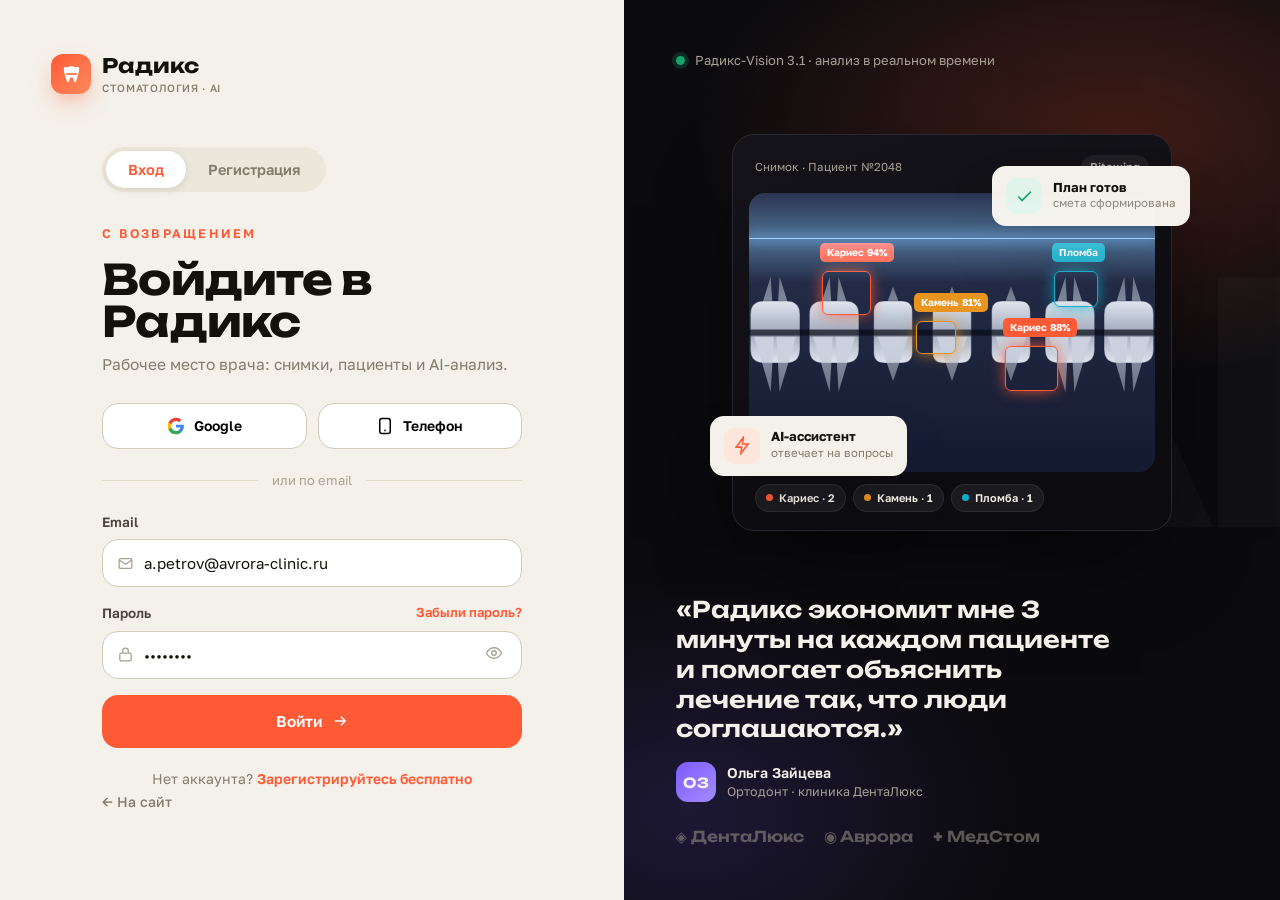
<file: project/Вход и регистрация.html>
<!DOCTYPE html>
<html lang="ru">
<head>
<meta charset="UTF-8">
<meta name="viewport" content="width=device-width, initial-scale=1, viewport-fit=cover">
<title>Радикс — Вход и регистрация</title>
<link rel="preconnect" href="https://fonts.googleapis.com">
<link rel="preconnect" href="https://fonts.gstatic.com" crossorigin>
<link href="https://fonts.googleapis.com/css2?family=Unbounded:wght@500;600;700;800&family=Golos+Text:wght@400;500;600;700&display=swap" rel="stylesheet">
<style>
:root{
  --paper:#F4F1EA; --paper-2:#ECE7DB; --ink:#14110C; --ink-2:#4B463C; --ink-3:#837C6E; --ink-4:#A8A192;
  --line:#E2DCCD; --line-2:#D2CBB8; --coral:#FF5A36; --coral-600:#ED4422; --coral-soft:#FFE6DD;
  --blue:#2F4BF0; --cyan:#11AEC8; --good:#18A06E; --warn:#E8941F; --violet:#7C5CFF;
  --dark:#0B0B0E; --dark-2:#141319; --line-dark:#2A2732; --on-dark:#F4F1EA; --on-dark-2:#A8A095; --on-dark-3:#6B6458;
  --r-sm:12px; --r-md:16px; --r-lg:22px; --r-pill:999px;
  --display:"Unbounded",system-ui,sans-serif; --ui:"Golos Text",system-ui,sans-serif;
  --ease:cubic-bezier(.22,.61,.18,1);
}
*{margin:0;padding:0;box-sizing:border-box}
body{font-family:var(--ui);background:var(--paper);color:var(--ink);-webkit-font-smoothing:antialiased;line-height:1.5;overflow:hidden}
h1,h2,h3{font-family:var(--display);font-weight:700;letter-spacing:-.02em;line-height:1.02}
a{color:inherit;text-decoration:none}
button{font-family:inherit;cursor:pointer;border:none;background:none}
input,select{font-family:inherit}
::selection{background:var(--coral);color:#fff}

.auth{display:grid;grid-template-columns:1fr 1.05fr;height:100vh;height:100dvh}

/* ---------- LEFT (form) ---------- */
.left{display:flex;flex-direction:column;padding:clamp(24px,4vw,56px);overflow-y:auto;min-height:0}
.brand{display:flex;align-items:center;gap:11px;margin-bottom:auto}
.brand-mark{width:40px;height:40px;border-radius:12px;background:linear-gradient(135deg,var(--coral),#ff8a5c);display:grid;place-items:center;box-shadow:0 10px 26px -10px var(--coral)}
.brand-mark svg{width:23px;height:23px}
.brand b{font-family:var(--display);font-size:20px}
.brand small{display:block;font-size:10.5px;color:var(--ink-3);font-weight:500;letter-spacing:.06em;text-transform:uppercase}

.form-wrap{width:100%;max-width:420px;margin:0 auto;padding-block:36px}
.tabs{display:inline-flex;background:var(--paper-2);border-radius:var(--r-pill);padding:4px;margin-bottom:28px}
.tabs button{padding:10px 22px;border-radius:var(--r-pill);font-size:14.5px;font-weight:600;color:var(--ink-3);transition:all .25s var(--ease)}
.tabs button.on{background:#fff;color:var(--coral);box-shadow:0 2px 8px rgba(30,20,8,.1)}
.eyebrow{font-size:12.5px;letter-spacing:.18em;text-transform:uppercase;color:var(--coral);font-weight:600}
.form-wrap h1{font-size:clamp(30px,4vw,42px);margin:14px 0 10px}
.sub{color:var(--ink-3);font-size:15.5px;margin-bottom:26px}

.social{display:grid;grid-template-columns:1fr 1fr;gap:11px;margin-bottom:22px}
.social button{display:flex;align-items:center;justify-content:center;gap:9px;padding:13px;border:1px solid var(--line-2);border-radius:var(--r-md);font-weight:600;font-size:14px;background:#fff;transition:all .2s var(--ease)}
.social button:hover{border-color:var(--ink);transform:translateY(-1px)}
.divider{display:flex;align-items:center;gap:14px;color:var(--ink-4);font-size:13px;margin:6px 0 22px}
.divider::before,.divider::after{content:"";flex:1;height:1px;background:var(--line)}

.field{margin-bottom:16px}
.field label{display:block;font-size:13.5px;font-weight:600;color:var(--ink-2);margin-bottom:7px}
.field .inp{display:flex;align-items:center;gap:10px;border:1px solid var(--line-2);border-radius:var(--r-md);padding:0 14px;background:#fff;transition:all .2s var(--ease)}
.field .inp:focus-within{border-color:var(--coral);box-shadow:0 0 0 3px var(--coral-soft)}
.field .inp svg{color:var(--ink-4);flex:0 0 auto}
.field input{flex:1;border:none;outline:none;padding:14px 0;font-size:15px;background:none;color:var(--ink)}
.field .eye{color:var(--ink-4);padding:4px}
.row2{display:grid;grid-template-columns:1fr 1fr;gap:12px}
.seg{display:flex;gap:8px;flex-wrap:wrap}
.seg .opt{flex:1;min-width:90px;text-align:center;padding:12px 8px;border:1px solid var(--line-2);border-radius:var(--r-md);font-size:13.5px;font-weight:600;color:var(--ink-2);transition:all .2s var(--ease);background:#fff}
.seg .opt.on{border-color:var(--coral);background:var(--coral-soft);color:var(--coral-600)}
.seg .opt small{display:block;font-weight:500;font-size:11px;color:var(--ink-3);margin-top:2px}
.seg .opt.on small{color:var(--coral-600)}

.btn{display:flex;align-items:center;justify-content:center;gap:9px;width:100%;padding:15px;border-radius:var(--r-md);font-weight:600;font-size:15.5px;transition:all .2s var(--ease)}
.btn-coral{background:var(--coral);color:#fff}
.btn-coral:hover{background:var(--coral-600);box-shadow:0 16px 34px -14px var(--coral);transform:translateY(-1px)}
.btn-coral .arr{transition:transform .3s var(--ease)}.btn-coral:hover .arr{transform:translateX(4px)}
.form-foot{margin-top:20px;font-size:14px;color:var(--ink-3);text-align:center}
.form-foot a{color:var(--coral);font-weight:600}
.legal{margin-top:18px;font-size:12.5px;color:var(--ink-4);text-align:center;line-height:1.5}
.legal a{color:var(--ink-3);text-decoration:underline}
.back{display:inline-flex;align-items:center;gap:7px;color:var(--ink-3);font-size:14px;font-weight:500;margin-top:auto}
.back:hover{color:var(--coral)}
.forgot{font-size:13px;color:var(--coral);font-weight:600;float:right}

/* onboarding steps */
.steps-bar{display:flex;gap:8px;margin-bottom:26px}
.steps-bar i{height:4px;flex:1;border-radius:99px;background:var(--line);overflow:hidden;position:relative}
.steps-bar i b{position:absolute;inset:0;background:var(--coral);border-radius:99px;width:0;transition:width .4s var(--ease);display:block}
.steps-bar i.done b,.steps-bar i.cur b{width:100%}
.hide{display:none!important}

/* ---------- RIGHT (visual) ---------- */
.right{position:relative;background:var(--dark);overflow:hidden;display:flex;flex-direction:column;justify-content:space-between;padding:clamp(30px,4vw,60px);color:var(--on-dark)}
.right::before{content:"";position:absolute;inset:0;background:radial-gradient(700px 400px at 75% 15%,rgba(255,90,54,.22),transparent 60%),radial-gradient(600px 420px at 10% 90%,rgba(124,92,255,.16),transparent 55%)}
.right-bgword{position:absolute;right:-3%;top:30%;font-family:var(--display);font-weight:800;font-size:26vw;color:rgba(255,255,255,.025);letter-spacing:-.05em;pointer-events:none;line-height:.8}
.r-top{position:relative;display:flex;align-items:center;gap:10px;font-size:13px;color:var(--on-dark-2)}
.r-dot{width:9px;height:9px;border-radius:50%;background:var(--good);box-shadow:0 0 0 4px rgba(24,160,110,.2);animation:pulse 2s infinite}
@keyframes pulse{0%,100%{opacity:1}50%{opacity:.4}}

/* mini radiograph viewer */
.viz{position:relative;align-self:center;width:min(440px,80%);margin:auto 0}
.viz-card{background:linear-gradient(160deg,#141319,#0b0b0e);border:1px solid var(--line-dark);border-radius:var(--r-lg);padding:16px;box-shadow:0 40px 90px -30px rgba(0,0,0,.7)}
.viz-top{display:flex;align-items:center;justify-content:space-between;padding:4px 6px 12px;font-size:11.5px;color:var(--on-dark-2)}
.viz-tag{background:rgba(255,255,255,.06);padding:4px 9px;border-radius:99px;font-weight:600}
.film{position:relative;border-radius:var(--r-md);overflow:hidden;background:radial-gradient(120% 90% at 50% 16%,#2c3658,#161d33 45%,#0c1122);aspect-ratio:16/11}
.film svg{position:absolute;inset:0;width:100%;height:100%}
.scanline{position:absolute;left:0;right:0;height:90px;z-index:4;background:linear-gradient(to bottom,transparent,rgba(120,200,255,.4) 50%,transparent);animation:scan 3.4s var(--ease) infinite;mix-blend-mode:screen}
.scanline::after{content:"";position:absolute;left:0;right:0;top:50%;height:1.5px;background:rgba(150,210,255,.9);box-shadow:0 0 12px 2px rgba(90,170,255,.7)}
@keyframes scan{0%{top:-90px}60%{top:100%}100%{top:100%}}
.det{position:absolute;border-radius:6px;opacity:0;animation:detIn .5s var(--ease) forwards}
@keyframes detIn{from{opacity:0;transform:scale(.9)}to{opacity:1;transform:scale(1)}}
.det .bx{position:absolute;inset:0;border:1.5px solid var(--dc);border-radius:6px;box-shadow:0 0 16px -2px var(--dc)}
.det .lb{position:absolute;top:-9px;left:-2px;transform:translateY(-100%);background:var(--dc);color:#fff;font-size:10px;font-weight:700;padding:2px 7px;border-radius:5px;white-space:nowrap}
.viz-foot{display:flex;gap:7px;padding:12px 6px 2px;flex-wrap:wrap}
.viz-pill{display:inline-flex;align-items:center;gap:6px;font-size:11px;font-weight:600;color:var(--on-dark);background:rgba(255,255,255,.06);border:1px solid rgba(255,255,255,.08);padding:5px 10px;border-radius:99px}
.viz-pill i{width:7px;height:7px;border-radius:50%}
.float{position:absolute;background:var(--paper);color:var(--ink);border-radius:14px;box-shadow:0 30px 60px -22px rgba(0,0,0,.5);padding:12px 14px;display:flex;align-items:center;gap:11px;animation:floaty 6s ease-in-out infinite}
@keyframes floaty{0%,100%{transform:translateY(0)}50%{transform:translateY(-9px)}}
.float .fi{width:36px;height:36px;border-radius:10px;display:grid;place-items:center;flex:0 0 auto}
.float .ft{font-size:13px;font-weight:700;line-height:1.2}.float .fs{font-size:11.5px;color:var(--ink-3)}
.float.f1{right:-18px;top:8%}.float.f2{left:-22px;bottom:14%;animation-delay:-2.5s}
.r-quote{position:relative;max-width:440px}
.r-quote .q{font-family:var(--display);font-weight:600;font-size:clamp(18px,1.8vw,23px);line-height:1.3}
.r-quote .qa{display:flex;align-items:center;gap:11px;margin-top:18px}
.qa .av{width:40px;height:40px;border-radius:12px;background:linear-gradient(135deg,#7C5CFF,#a48cff);display:grid;place-items:center;font-weight:700;font-family:var(--display);font-size:14px}
.qa .qn{font-weight:600;font-size:14px}.qa .qr{font-size:12.5px;color:var(--on-dark-2)}
.r-logos{display:flex;gap:20px;flex-wrap:wrap;margin-top:24px;opacity:.5;font-family:var(--display);font-weight:600;font-size:15px;color:var(--on-dark-2)}

@media(max-width:920px){
  .auth{grid-template-columns:1fr}
  .right{display:none}
  .left{padding-bottom:40px}
}
@media(max-width:480px){
  .row2{grid-template-columns:1fr}
  .social{grid-template-columns:1fr}
  .form-wrap{padding-block:24px}
}
@media(prefers-reduced-motion:reduce){*{animation:none!important}}
</style>
</head>
<body>
<div class="auth">
  <!-- LEFT: form -->
  <div class="left">
    <a class="brand" href="Лендинг МВП.html">
      <span class="brand-mark"><svg viewBox="0 0 24 24" fill="none"><path d="M12 3c-2.2 0-3 1.4-5 1.4S4 3.6 4 6.5c0 4 1.4 6 2.2 9.2.5 2 .8 4.3 2.3 4.3 1.3 0 1.2-2.4 2-4 .4-.8.8-1.2 1.5-1.2s1.1.4 1.5 1.2c.8 1.6.7 4 2 4 1.5 0 1.8-2.3 2.3-4.3C18.6 12.5 20 10.5 20 6.5 20 3.6 19 4.4 17 4.4S14.2 3 12 3Z" fill="#fff"/><rect x="6.2" y="10.7" width="11.6" height="1.5" rx="0.75" fill="#FF5A36"/></svg></span>
      <span><b>Радикс</b><small>Стоматология · AI</small></span>
    </a>

    <div class="form-wrap">
      <div class="tabs">
        <button id="tabLogin" class="on">Вход</button>
        <button id="tabReg">Регистрация</button>
      </div>

      <!-- LOGIN -->
      <div id="viewLogin">
        <span class="eyebrow">С возвращением</span>
        <h1>Войдите в Радикс</h1>
        <p class="sub">Рабочее место врача: снимки, пациенты и AI-анализ.</p>
        <div class="social">
          <button><svg width="18" height="18" viewBox="0 0 24 24"><path fill="#4285F4" d="M22.5 12.2c0-.7-.1-1.4-.2-2H12v3.9h5.9a5 5 0 0 1-2.2 3.3v2.7h3.5c2-1.9 3.3-4.7 3.3-7.9Z"/><path fill="#34A853" d="M12 23c3 0 5.5-1 7.3-2.7l-3.5-2.7c-1 .7-2.3 1.1-3.8 1.1-2.9 0-5.4-2-6.3-4.6H2.1v2.8A11 11 0 0 0 12 23Z"/><path fill="#FBBC05" d="M5.7 14.1a6.6 6.6 0 0 1 0-4.2V7.1H2.1a11 11 0 0 0 0 9.8l3.6-2.8Z"/><path fill="#EA4335" d="M12 5.4c1.6 0 3 .6 4.2 1.6l3.1-3.1A11 11 0 0 0 2.1 7.1l3.6 2.8C6.6 7.3 9.1 5.4 12 5.4Z"/></svg>Google</button>
          <button><svg width="18" height="18" viewBox="0 0 24 24" fill="none" stroke="currentColor" stroke-width="2"><rect x="5" y="2" width="14" height="20" rx="3"/><path d="M11 18h2"/></svg>Телефон</button>
        </div>
        <div class="divider">или по email</div>
        <div class="field"><label>Email</label><div class="inp"><svg width="17" height="17" viewBox="0 0 24 24" fill="none" stroke="currentColor" stroke-width="1.8"><rect x="3" y="5" width="18" height="14" rx="2"/><path d="m3 7 9 6 9-6"/></svg><input type="email" id="loginEmail" placeholder="doctor@clinic.ru" value="a.petrov@avrora-clinic.ru"></div></div>
        <div class="field"><label>Пароль <a class="forgot" id="forgotLink" href="#">Забыли пароль?</a></label><div class="inp"><svg width="17" height="17" viewBox="0 0 24 24" fill="none" stroke="currentColor" stroke-width="1.8"><rect x="4" y="10" width="16" height="11" rx="2"/><path d="M8 10V7a4 4 0 0 1 8 0v3"/></svg><input type="password" id="loginPass" placeholder="••••••••" value="demo1234"><button class="eye" data-eye="loginPass"><svg width="18" height="18" viewBox="0 0 24 24" fill="none" stroke="currentColor" stroke-width="1.8"><path d="M2 12s3.5-7 10-7 10 7 10 7-3.5 7-10 7-10-7-10-7Z"/><circle cx="12" cy="12" r="3"/></svg></button></div></div>
        <a class="btn btn-coral" href="Продукт МВП.html">Войти <svg class="arr" width="18" height="18" viewBox="0 0 24 24" fill="none" stroke="currentColor" stroke-width="2"><path d="M5 12h14M13 6l6 6-6 6"/></svg></a>
        <p class="form-foot">Нет аккаунта? <a id="toReg" href="#">Зарегистрируйтесь бесплатно</a></p>
      </div>

      <!-- FORGOT -->
      <div id="viewForgot" class="hide">
        <span class="eyebrow">Восстановление</span>
        <h1>Сбросить пароль</h1>
        <p class="sub">Укажите email — пришлём ссылку для входа.</p>
        <div class="field"><label>Email</label><div class="inp"><svg width="17" height="17" viewBox="0 0 24 24" fill="none" stroke="currentColor" stroke-width="1.8"><rect x="3" y="5" width="18" height="14" rx="2"/><path d="m3 7 9 6 9-6"/></svg><input type="email" id="regEmail" placeholder="doctor@clinic.ru"></div></div>
        <button class="btn btn-coral" id="sendReset">Отправить ссылку</button>
        <p class="form-foot"><a id="backToLogin2" href="#">← Вернуться ко входу</a></p>
      </div>

      <!-- REGISTER (multi-step onboarding) -->
      <div id="viewReg" class="hide">
        <div class="steps-bar"><i id="sb0" class="cur"><b></b></i><i id="sb1"><b></b></i><i id="sb2"><b></b></i></div>

        <!-- step 1: account -->
        <div id="regStep0">
          <span class="eyebrow">Шаг 1 из 3 · Аккаунт</span>
          <h1>Создайте аккаунт</h1>
          <p class="sub">14 дней полного доступа. Карта не нужна.</p>
          <div class="social">
            <button><svg width="18" height="18" viewBox="0 0 24 24"><path fill="#4285F4" d="M22.5 12.2c0-.7-.1-1.4-.2-2H12v3.9h5.9a5 5 0 0 1-2.2 3.3v2.7h3.5c2-1.9 3.3-4.7 3.3-7.9Z"/><path fill="#34A853" d="M12 23c3 0 5.5-1 7.3-2.7l-3.5-2.7c-1 .7-2.3 1.1-3.8 1.1-2.9 0-5.4-2-6.3-4.6H2.1v2.8A11 11 0 0 0 12 23Z"/><path fill="#FBBC05" d="M5.7 14.1a6.6 6.6 0 0 1 0-4.2V7.1H2.1a11 11 0 0 0 0 9.8l3.6-2.8Z"/><path fill="#EA4335" d="M12 5.4c1.6 0 3 .6 4.2 1.6l3.1-3.1A11 11 0 0 0 2.1 7.1l3.6 2.8C6.6 7.3 9.1 5.4 12 5.4Z"/></svg>Google</button>
            <button><svg width="18" height="18" viewBox="0 0 24 24" fill="none" stroke="currentColor" stroke-width="2"><rect x="5" y="2" width="14" height="20" rx="3"/><path d="M11 18h2"/></svg>Телефон</button>
          </div>
          <div class="divider">или по email</div>
          <div class="field"><label>Имя и фамилия</label><div class="inp"><svg width="17" height="17" viewBox="0 0 24 24" fill="none" stroke="currentColor" stroke-width="1.8"><circle cx="12" cy="8" r="4"/><path d="M4 21c0-4 3.5-6 8-6s8 2 8 6"/></svg><input type="text" placeholder="Алексей Петров"></div></div>
          <div class="field"><label>Email</label><div class="inp"><svg width="17" height="17" viewBox="0 0 24 24" fill="none" stroke="currentColor" stroke-width="1.8"><rect x="3" y="5" width="18" height="14" rx="2"/><path d="m3 7 9 6 9-6"/></svg><input type="email" id="regEmail" placeholder="doctor@clinic.ru"></div></div>
          <div class="field"><label>Пароль</label><div class="inp"><svg width="17" height="17" viewBox="0 0 24 24" fill="none" stroke="currentColor" stroke-width="1.8"><rect x="4" y="10" width="16" height="11" rx="2"/><path d="M8 10V7a4 4 0 0 1 8 0v3"/></svg><input type="password" id="regPass" placeholder="Минимум 8 символов"><button class="eye" data-eye="regPass"><svg width="18" height="18" viewBox="0 0 24 24" fill="none" stroke="currentColor" stroke-width="1.8"><path d="M2 12s3.5-7 10-7 10 7 10 7-3.5 7-10 7-10-7-10-7Z"/><circle cx="12" cy="12" r="3"/></svg></button></div></div>
          <button class="btn btn-coral" data-next="1">Продолжить <svg class="arr" width="18" height="18" viewBox="0 0 24 24" fill="none" stroke="currentColor" stroke-width="2"><path d="M5 12h14M13 6l6 6-6 6"/></svg></button>
          <p class="form-foot">Уже есть аккаунт? <a id="toLogin" href="#">Войти</a></p>
        </div>

        <!-- step 2: role -->
        <div id="regStep1" class="hide">
          <span class="eyebrow">Шаг 2 из 3 · Роль</span>
          <h1>Кто вы в клинике?</h1>
          <p class="sub">Настроим интерфейс под вашу роль.</p>
          <div class="seg" style="margin-bottom:18px" id="roleSeg">
            <button class="opt on" data-role="doc">Врач<small>снимки и пациенты</small></button>
            <button class="opt" data-role="admin">Админ<small>расписание и CRM</small></button>
            <button class="opt" data-role="assist">Ассистент<small>помощь врачу</small></button>
          </div>
          <div class="field"><label>Специализация</label><div class="inp"><svg width="17" height="17" viewBox="0 0 24 24" fill="none" stroke="currentColor" stroke-width="1.8"><path d="M12 4c-1.6 0-2.2 1-3.6 1S6 4 4.8 5C4 6 4 7.6 4.6 10c.4 1.7 1 5 1.8 7.5.3 1 .7 2 1.4 2 1 0 1-1.8 1.3-3 .2-.9.5-1.5 1.2-1.5s1 .6 1.2 1.5c.3 1.2.3 3 1.3 3 .7 0 1.1-1 1.4-2C18 12.6 18.6 11.7 19 10c.6-2.4.6-4 .2-5-1.2-1-2.2 0-3.6 0S13.6 4 12 4Z"/></svg>
            <select id="specSel" style="flex:1;border:none;outline:none;background:none;padding:14px 0;font-size:15px;color:var(--ink)"><option>Стоматолог-терапевт</option><option>Ортодонт</option><option>Хирург-имплантолог</option><option>Гигиенист</option><option>Ортопед</option><option>Детский стоматолог</option></select></div></div>
          <div style="display:flex;gap:11px"><button class="btn" style="flex:0 0 auto;border:1px solid var(--line-2);width:auto;padding:15px 20px" data-back="0">Назад</button><button class="btn btn-coral" data-next="2">Продолжить <svg class="arr" width="18" height="18" viewBox="0 0 24 24" fill="none" stroke="currentColor" stroke-width="2"><path d="M5 12h14M13 6l6 6-6 6"/></svg></button></div>
        </div>

        <!-- step 3: clinic -->
        <div id="regStep2" class="hide">
          <span class="eyebrow">Шаг 3 из 3 · Клиника</span>
          <h1>О вашей клинике</h1>
          <p class="sub">Последний шаг — и вы внутри.</p>
          <div class="field"><label>Название клиники</label><div class="inp"><svg width="17" height="17" viewBox="0 0 24 24" fill="none" stroke="currentColor" stroke-width="1.8"><path d="M3 21h18M5 21V7l7-4 7 4v14M9 21v-6h6v6"/></svg><input type="text" id="regClinic" placeholder="Аврора"></div></div>
          <div class="row2">
            <div class="field"><label>Город</label><div class="inp"><svg width="17" height="17" viewBox="0 0 24 24" fill="none" stroke="currentColor" stroke-width="1.8"><path d="M12 21s-7-5.5-7-11a7 7 0 0 1 14 0c0 5.5-7 11-7 11Z"/><circle cx="12" cy="10" r="2.5"/></svg><input type="text" id="regCity" placeholder="Москва"></div></div>
            <div class="field"><label>Промокод <span style="color:var(--ink-4);font-weight:400">· необязательно</span></label><div class="inp"><svg width="17" height="17" viewBox="0 0 24 24" fill="none" stroke="currentColor" stroke-width="1.8"><path d="M20 12 12 4H4v8l8 8 8-8Z"/><circle cx="8" cy="8" r="1.4"/></svg><input type="text" placeholder="MVP2026"></div></div>
          </div>
          <div style="display:flex;gap:11px;margin-top:6px"><button class="btn" style="flex:0 0 auto;border:1px solid var(--line-2);width:auto;padding:15px 20px" data-back="1">Назад</button><a class="btn btn-coral" href="Продукт МВП.html">Создать аккаунт <svg class="arr" width="18" height="18" viewBox="0 0 24 24" fill="none" stroke="currentColor" stroke-width="2"><path d="M5 12h14M13 6l6 6-6 6"/></svg></a></div>
          <p class="legal">Создавая аккаунт, вы соглашаетесь с <a href="#">условиями</a> и <a href="#">политикой конфиденциальности</a>. Радикс — ассистент врача и не является медицинским заключением.</p>
        </div>
      </div>

      <a class="back" href="Лендинг МВП.html">← На сайт</a>
    </div>
  </div>

  <!-- RIGHT: cinematic visual -->
  <div class="right">
    <div class="right-bgword">AI</div>
    <div class="r-top"><span class="r-dot"></span>Радикс-Vision 3.1 · анализ в реальном времени</div>

    <div class="viz">
      <div class="viz-card">
        <div class="viz-top"><span>Снимок · Пациент №2048</span><span class="viz-tag">Bitewing</span></div>
        <div class="film">
          <svg id="film" viewBox="0 0 680 460" preserveAspectRatio="xMidYMid slice"></svg>
          <div class="scanline"></div>
          <div class="det" style="left:18%;top:28%;width:12%;height:16%;--dc:#FF5A36;animation-delay:.8s"><div class="bx"></div><div class="lb">Кариес 94%</div></div>
          <div class="det" style="left:63%;top:55%;width:13%;height:16%;--dc:#FF5A36;animation-delay:1.1s"><div class="bx"></div><div class="lb">Кариес 88%</div></div>
          <div class="det" style="left:41%;top:46%;width:10%;height:12%;--dc:#E8941F;animation-delay:1.4s"><div class="bx"></div><div class="lb">Камень 81%</div></div>
          <div class="det" style="left:75%;top:28%;width:11%;height:13%;--dc:#11AEC8;animation-delay:1.7s"><div class="bx"></div><div class="lb">Пломба</div></div>
        </div>
        <div class="viz-foot">
          <span class="viz-pill"><i style="background:#FF5A36"></i>Кариес · 2</span>
          <span class="viz-pill"><i style="background:#E8941F"></i>Камень · 1</span>
          <span class="viz-pill"><i style="background:#11AEC8"></i>Пломба · 1</span>
        </div>
      </div>
      <div class="float f1"><span class="fi" style="background:#E1F4EC;color:#18A06E"><svg width="19" height="19" viewBox="0 0 24 24" fill="none" stroke="currentColor" stroke-width="2.2"><path d="M20 6 9 17l-5-5"/></svg></span><div><div class="ft">План готов</div><div class="fs">смета сформирована</div></div></div>
      <div class="float f2"><span class="fi" style="background:#FFE6DD;color:#FF5A36"><svg width="19" height="19" viewBox="0 0 24 24" fill="none" stroke="currentColor" stroke-width="2"><path d="M13 2 4 14h7l-1 8 9-12h-7l1-8Z"/></svg></span><div><div class="ft">AI-ассистент</div><div class="fs">отвечает на вопросы</div></div></div>
    </div>

    <div class="r-quote">
      <div class="q">«Радикс экономит мне 3 минуты на каждом пациенте и помогает объяснить лечение так, что люди соглашаются.»</div>
      <div class="qa"><span class="av">ОЗ</span><div><div class="qn">Ольга Зайцева</div><div class="qr">Ортодонт · клиника ДентаЛюкс</div></div></div>
      <div class="r-logos"><span>◈ ДентаЛюкс</span><span>◉ Аврора</span><span>✚ МедСтом</span></div>
    </div>
  </div>
</div>

<script src="assets/config.js"></script>
<script src="assets/db.js"></script>
<script>
(function(){
  var $=function(s){return document.querySelector(s)};
  var $$=function(s){return Array.prototype.slice.call(document.querySelectorAll(s))};
  // radiograph
  var TOOTH="M12 4c-1.6 0-2.2 1-3.6 1S6 4 4.8 5C4 6 4 7.6 4.6 10c.4 1.7.7 3.4 1.1 5.2.3 1.4.6 3.3 1.8 3.3 1 0 1-1.8 1.3-3 .2-.9.5-1.5 1.2-1.5s1 .6 1.2 1.5c.3 1.2.3 3 1.3 3 1.2 0 1.5-1.9 1.8-3.3.4-1.8.7-3.5 1.1-5.2C19 7.6 19 6 18.2 5 17 4 16 5 14.6 5S13.6 4 12 4Z";
  function tp(cx,hw,by,dir,rl,ch,two){var x0=cx-hw,x1=cx+hw,r=hw*.55,ct=by-dir*ch,b=by;var cr="M"+x0+","+b+"L"+x0+","+(ct+dir*r)+"Q"+x0+","+ct+" "+(x0+r)+","+ct+"L"+(x1-r)+","+ct+"Q"+x1+","+ct+" "+x1+","+(ct+dir*r)+"L"+x1+","+b+"Z";var tip=b+dir*rl;var ro=two?"M"+(x0+hw*.15)+","+b+" L"+(cx-hw*.18)+","+tip+" L"+(cx-hw*.05)+","+b+"Z M"+(x1-hw*.15)+","+b+" L"+(cx+hw*.18)+","+tip+" L"+(cx+hw*.05)+","+b+"Z":"M"+(x0+hw*.2)+","+b+" L"+cx+","+tip+" L"+(x1-hw*.2)+","+b+"Z";return{cr:cr,ro:ro}}
  function draw(svg){var H=460,W=680,bite=H*.5,n=7,gap=W/n,hb=gap*.4,ns="http://www.w3.org/2000/svg";svg.innerHTML="";
    var defs=document.createElementNS(ns,"defs");defs.innerHTML='<linearGradient id="e1" x1="0" y1="0" x2="0" y2="1"><stop offset="0" stop-color="#dfe5ef"/><stop offset="1" stop-color="#9aa3b6"/></linearGradient><linearGradient id="e2" x1="0" y1="1" x2="0" y2="0"><stop offset="0" stop-color="#dfe5ef"/><stop offset="1" stop-color="#9aa3b6"/></linearGradient><linearGradient id="bn" x1="0" y1="0" x2="0" y2="1"><stop offset="0" stop-color="#2a3350"/><stop offset="1" stop-color="#141a30"/></linearGradient>';svg.appendChild(defs);
    var bg=document.createElementNS(ns,"rect");bg.setAttribute("width",W);bg.setAttribute("height",H);bg.setAttribute("fill","url(#bn)");svg.appendChild(bg);
    for(var i=0;i<n;i++){var cx=gap*(i+.5),molar=(i<=1||i>=n-2),hw=hb*(molar?1.05:.82);[[-1,molar?86:70,56],[1,molar?92:74,58]].forEach(function(a){var dir=a[0],p=tp(cx,hw,bite+dir*6,dir,a[1],a[2],molar),f=dir<0?"url(#e2)":"url(#e1)";var r1=document.createElementNS(ns,"path");r1.setAttribute("d",p.ro);r1.setAttribute("fill",f);r1.setAttribute("opacity",".62");svg.appendChild(r1);var c1=document.createElementNS(ns,"path");c1.setAttribute("d",p.cr);c1.setAttribute("fill",f);c1.setAttribute("stroke","rgba(20,26,48,.5)");svg.appendChild(c1)})}
    var ln=document.createElementNS(ns,"rect");ln.setAttribute("y",bite-5);ln.setAttribute("width",W);ln.setAttribute("height",10);ln.setAttribute("fill","rgba(8,11,22,.7)");svg.appendChild(ln)}
  draw($("#film"));

  // tabs
  function show(id){["viewLogin","viewReg","viewForgot"].forEach(function(v){$("#"+v).classList.toggle("hide",v!==id)})}
  function setTab(t){$("#tabLogin").classList.toggle("on",t==="login");$("#tabReg").classList.toggle("on",t==="reg");show(t==="login"?"viewLogin":"viewReg")}
  $("#tabLogin").onclick=function(){setTab("login")};
  $("#tabReg").onclick=function(){setTab("reg")};
  $("#toReg").onclick=function(e){e.preventDefault();setTab("reg")};
  $("#toLogin").onclick=function(e){e.preventDefault();setTab("login")};
  $("#forgotLink").onclick=function(e){e.preventDefault();show("viewForgot")};
  $("#backToLogin2").onclick=function(e){e.preventDefault();show("viewLogin")};
  $("#sendReset").onclick=function(){this.textContent="Ссылка отправлена ✓";this.style.background="var(--good)"};

  // password eye
  $$(".eye").forEach(function(b){b.onclick=function(){var inp=document.getElementById(b.getAttribute("data-eye"));inp.type=inp.type==="password"?"text":"password";b.style.color=inp.type==="text"?"var(--coral)":"var(--ink-4)"}});

  // onboarding steps
  var step=0;
  function goStep(s){step=s;[0,1,2].forEach(function(i){$("#regStep"+i).classList.toggle("hide",i!==s);var bar=$("#sb"+i);bar.className=i<s?"done":i===s?"cur":""});}
  $$("[data-next]").forEach(function(b){b.onclick=function(){goStep(+b.getAttribute("data-next"))}});
  $$("[data-back]").forEach(function(b){b.onclick=function(){goStep(+b.getAttribute("data-back"))}});
  $$("#roleSeg .opt").forEach(function(o){o.onclick=function(){$$("#roleSeg .opt").forEach(function(x){x.classList.remove("on")});o.classList.add("on")}});

  // hash deep-link
  if(location.hash==="#reg")setTab("reg");
})();
</script>
</body>
</html>
</file>
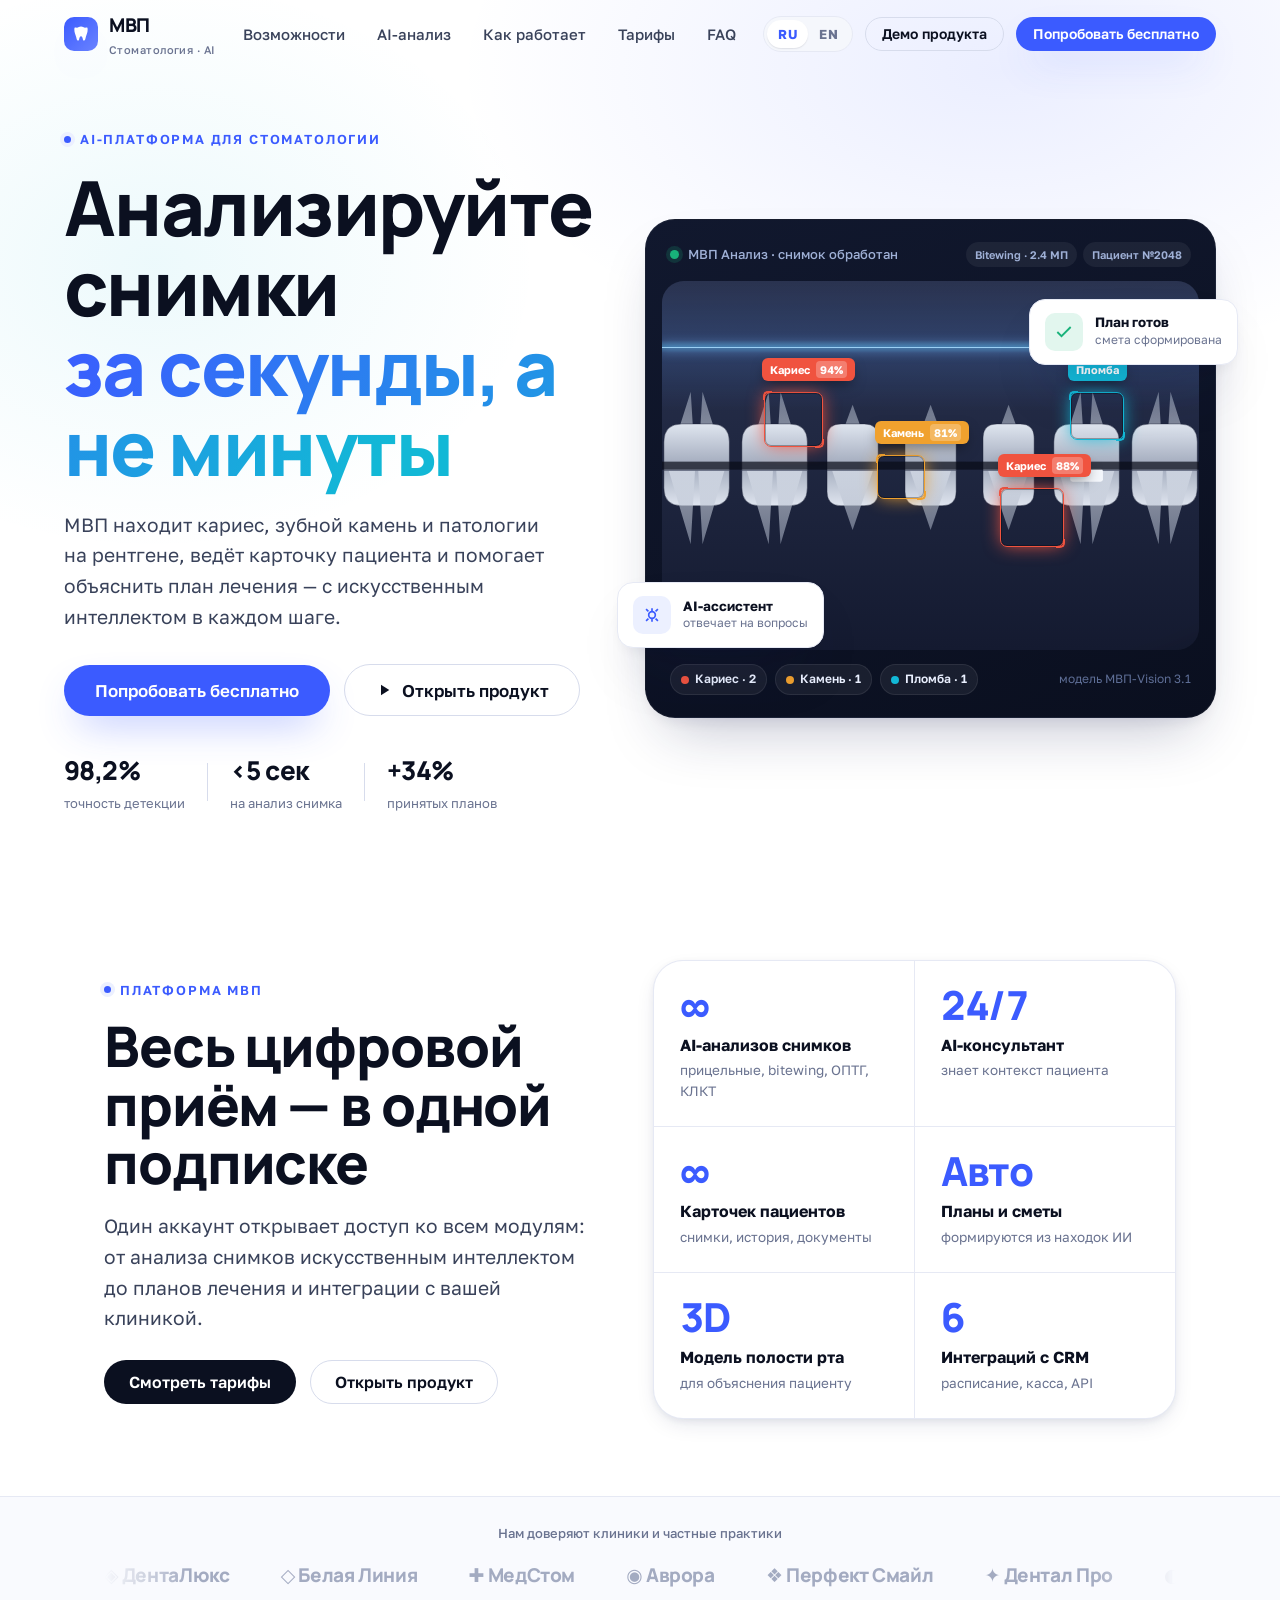
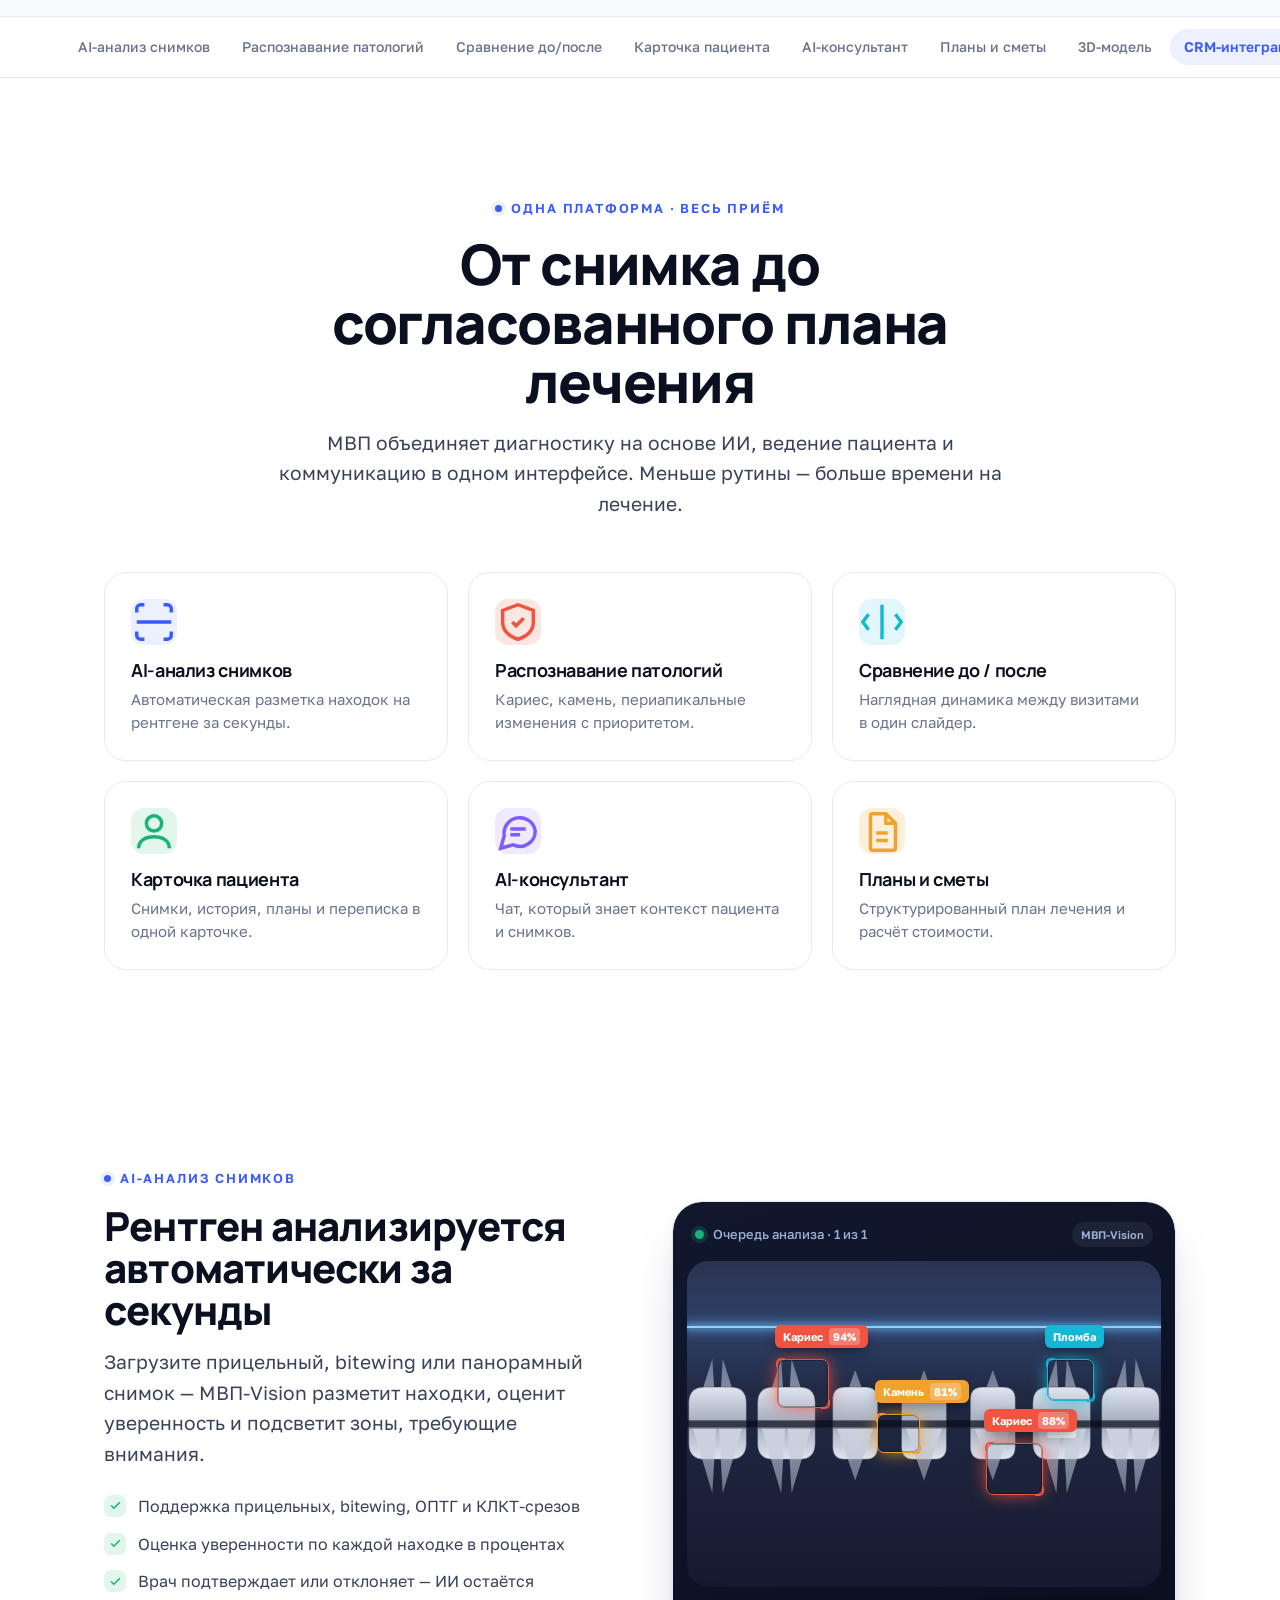
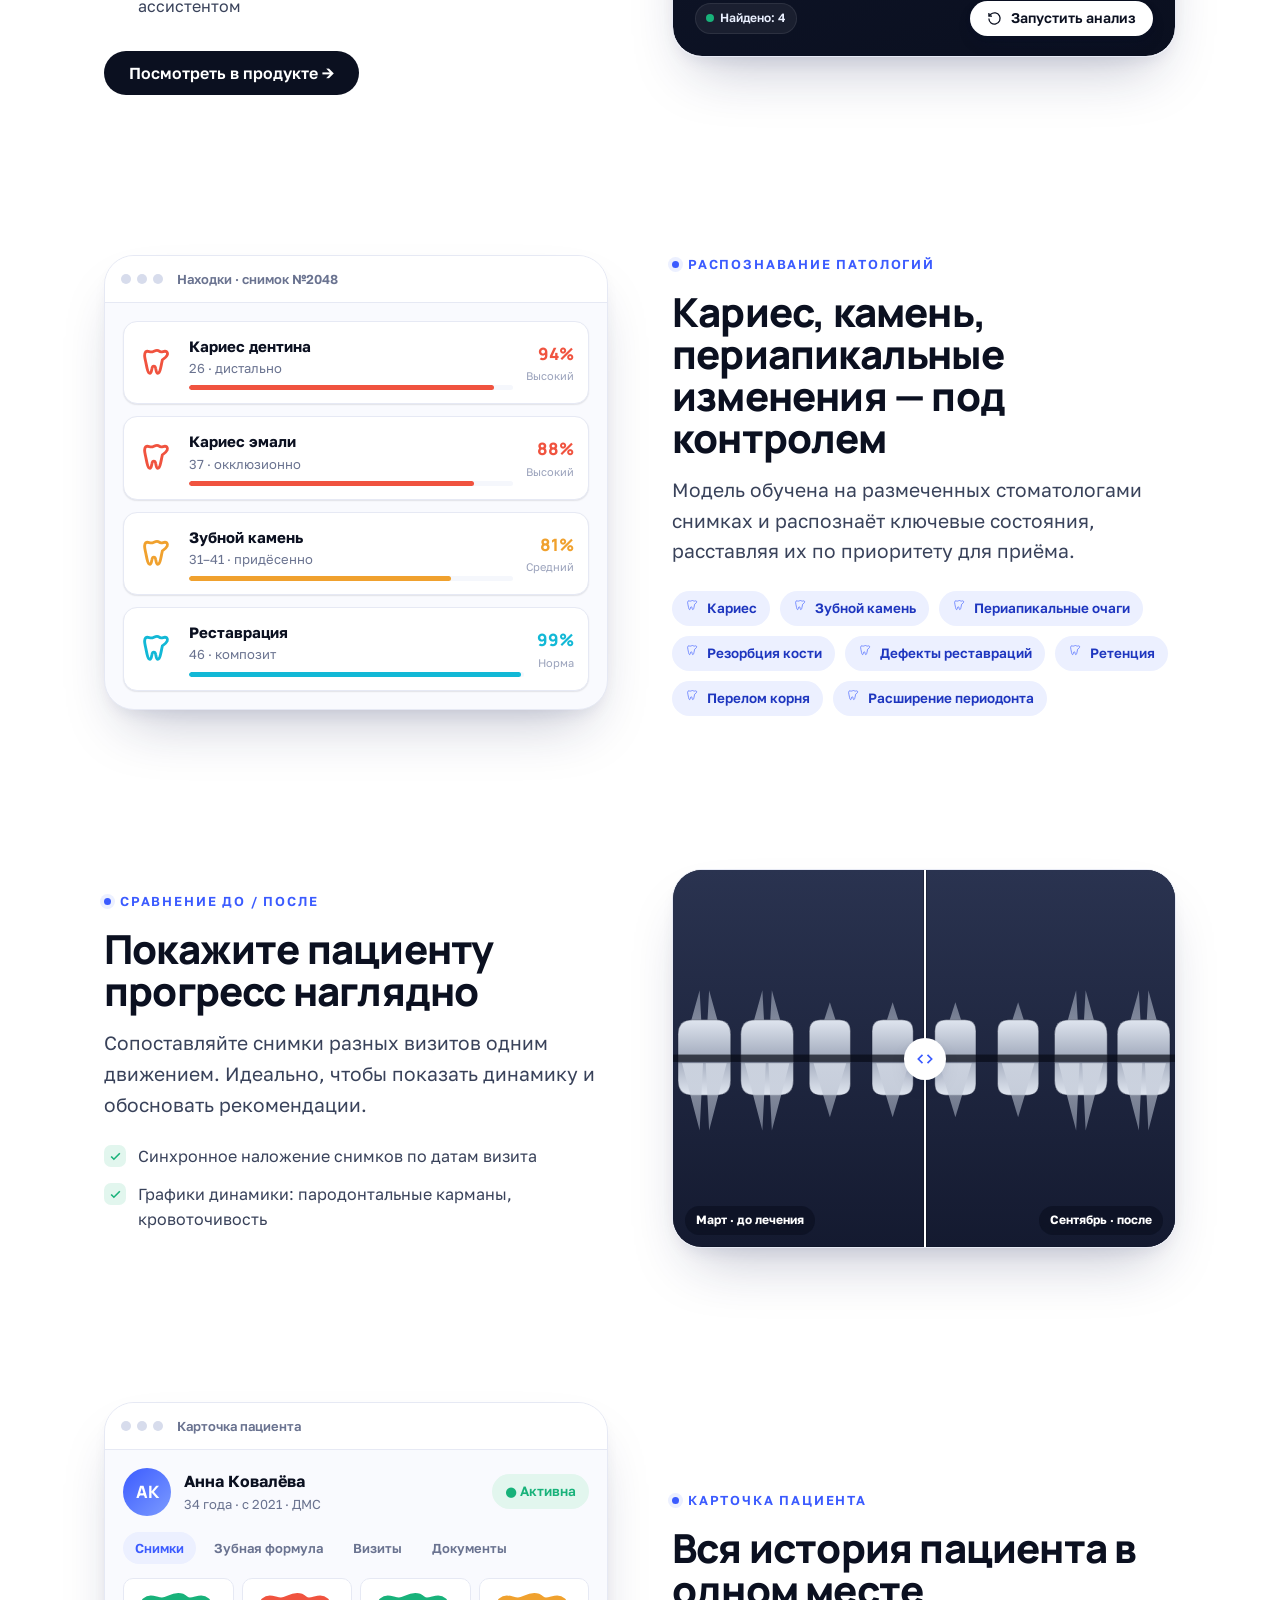
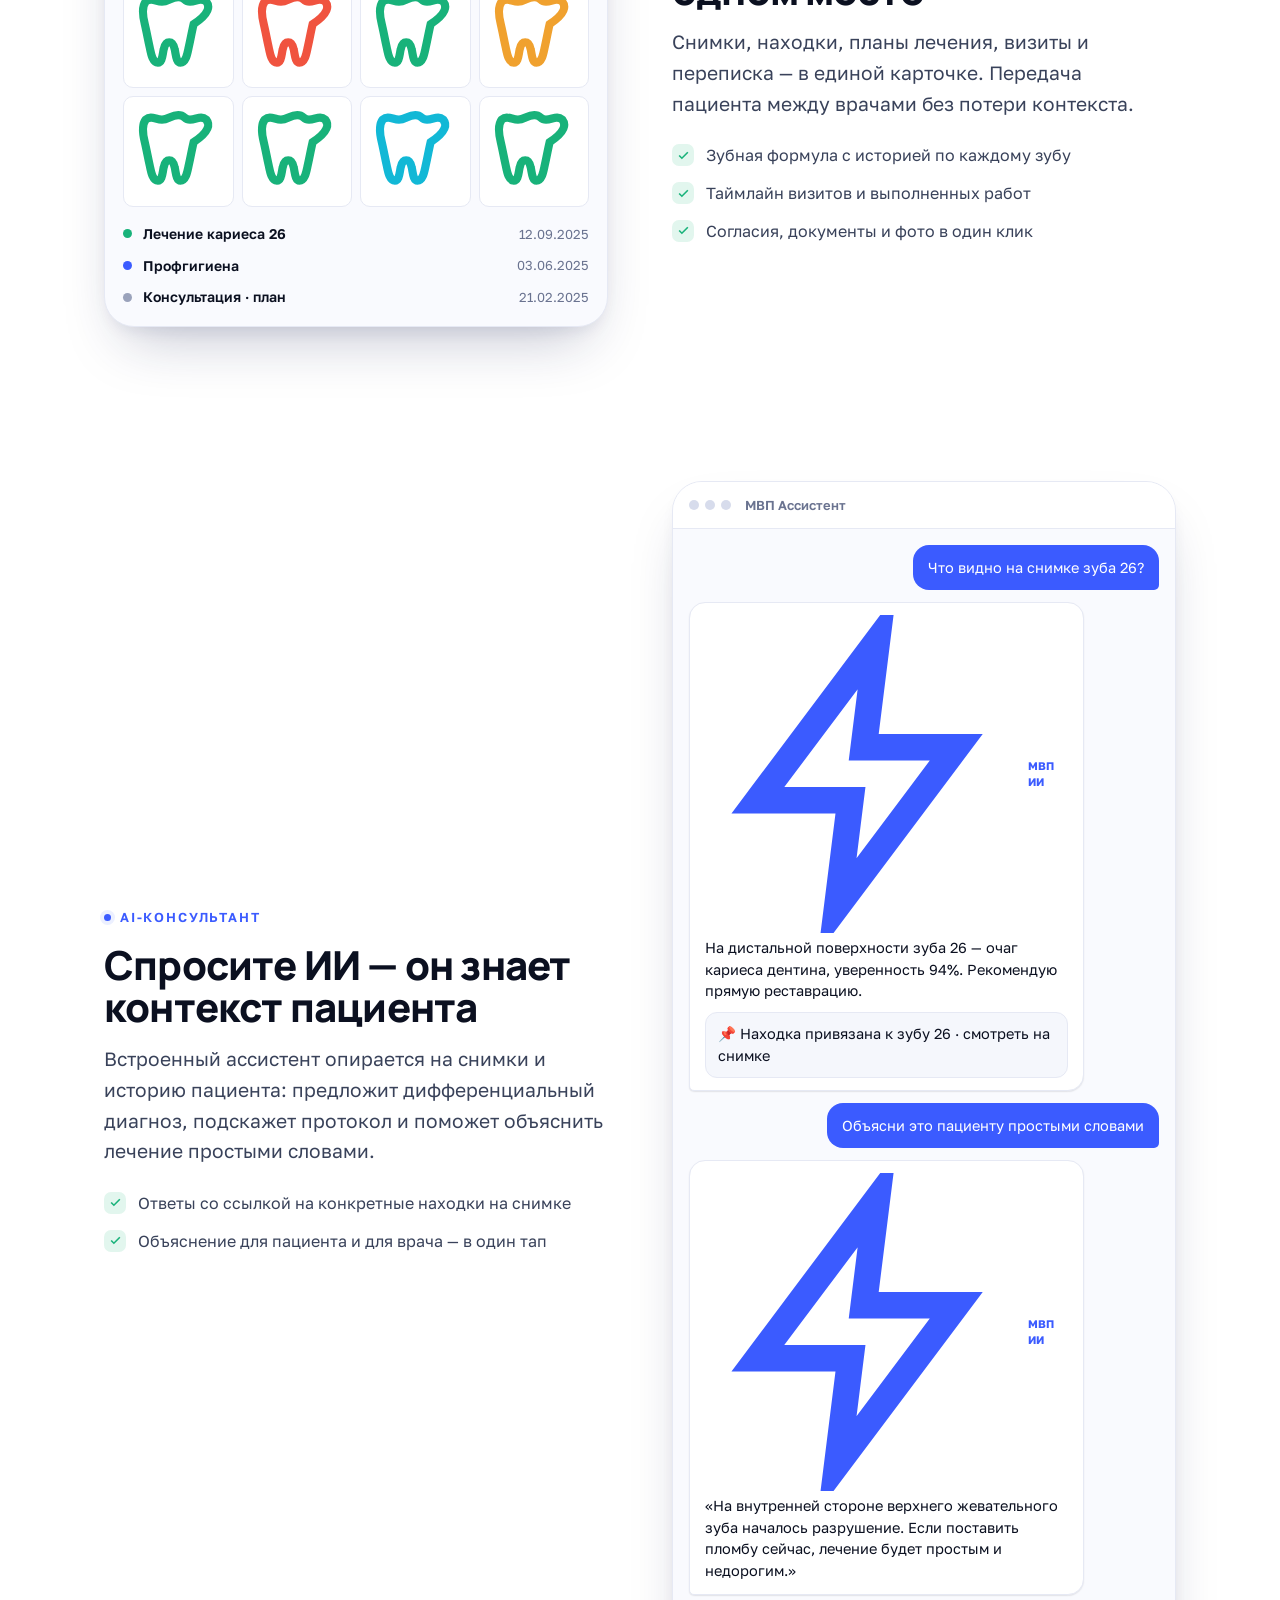
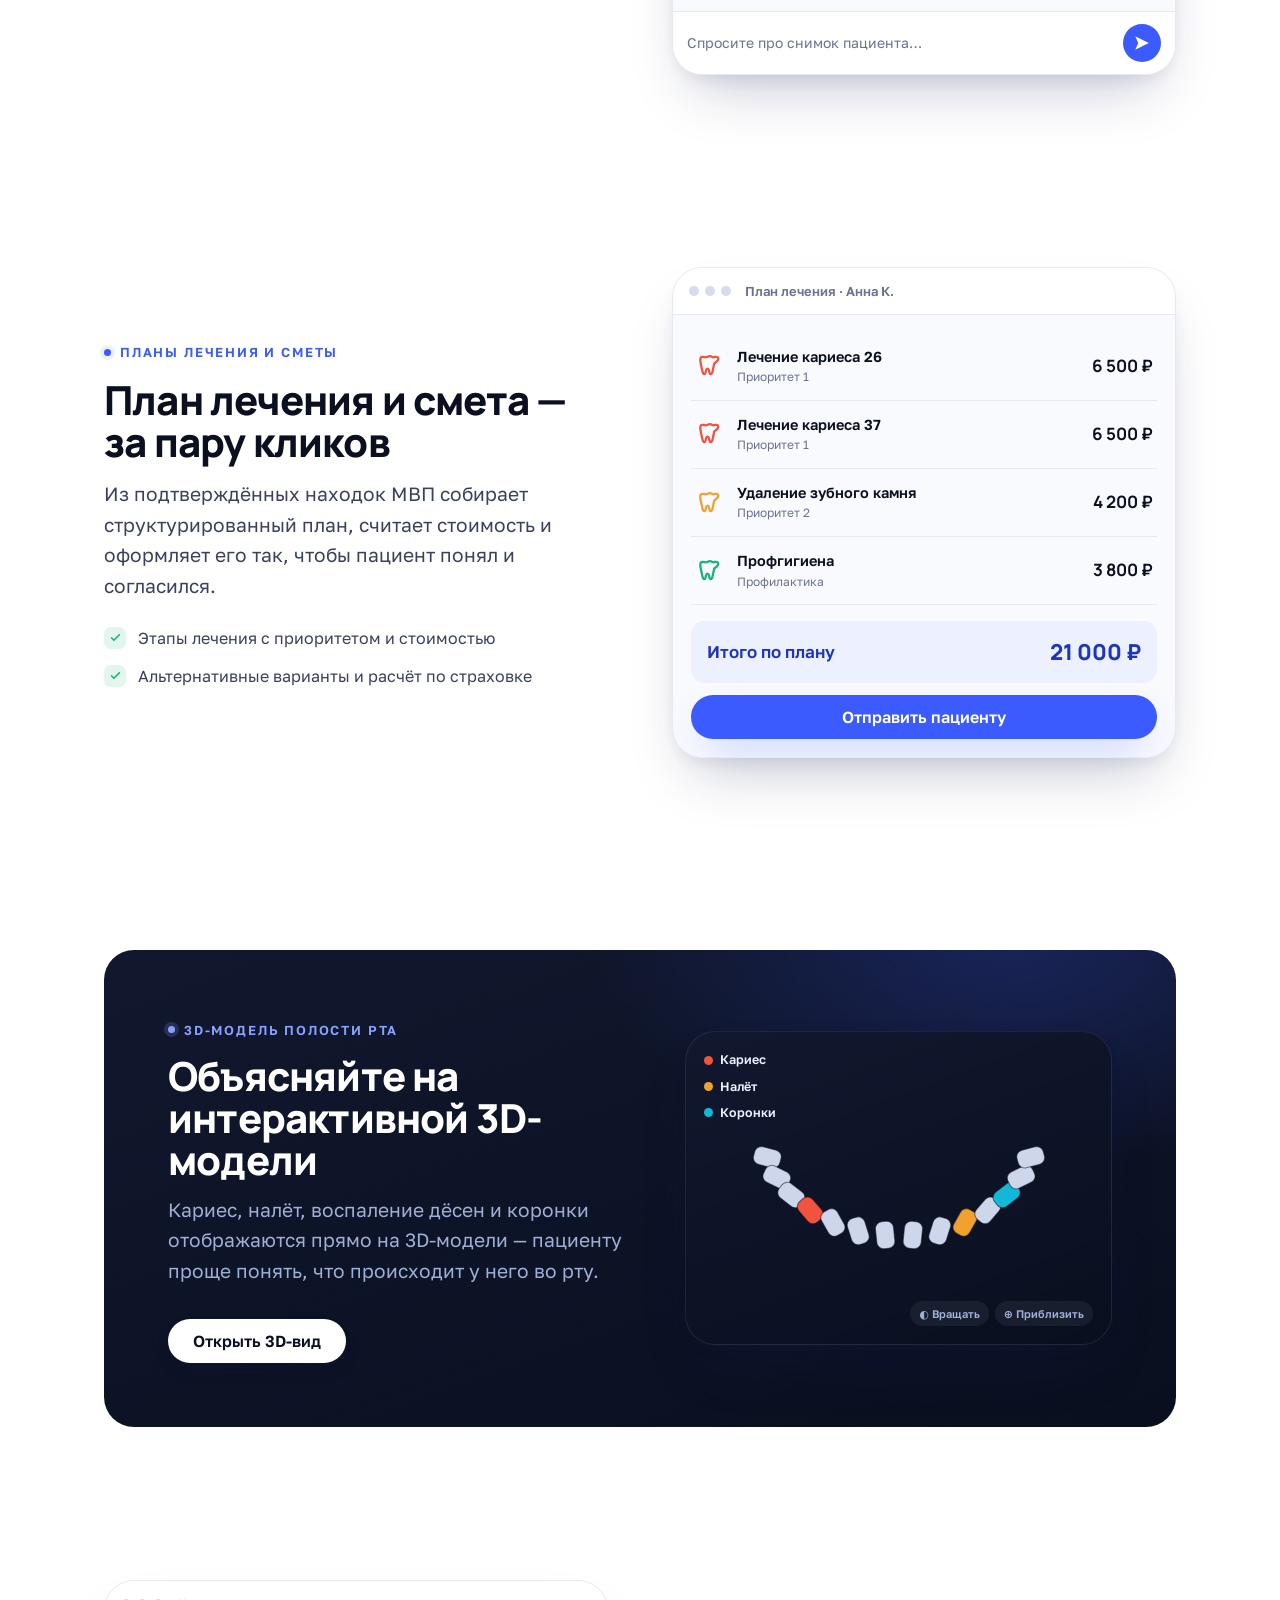
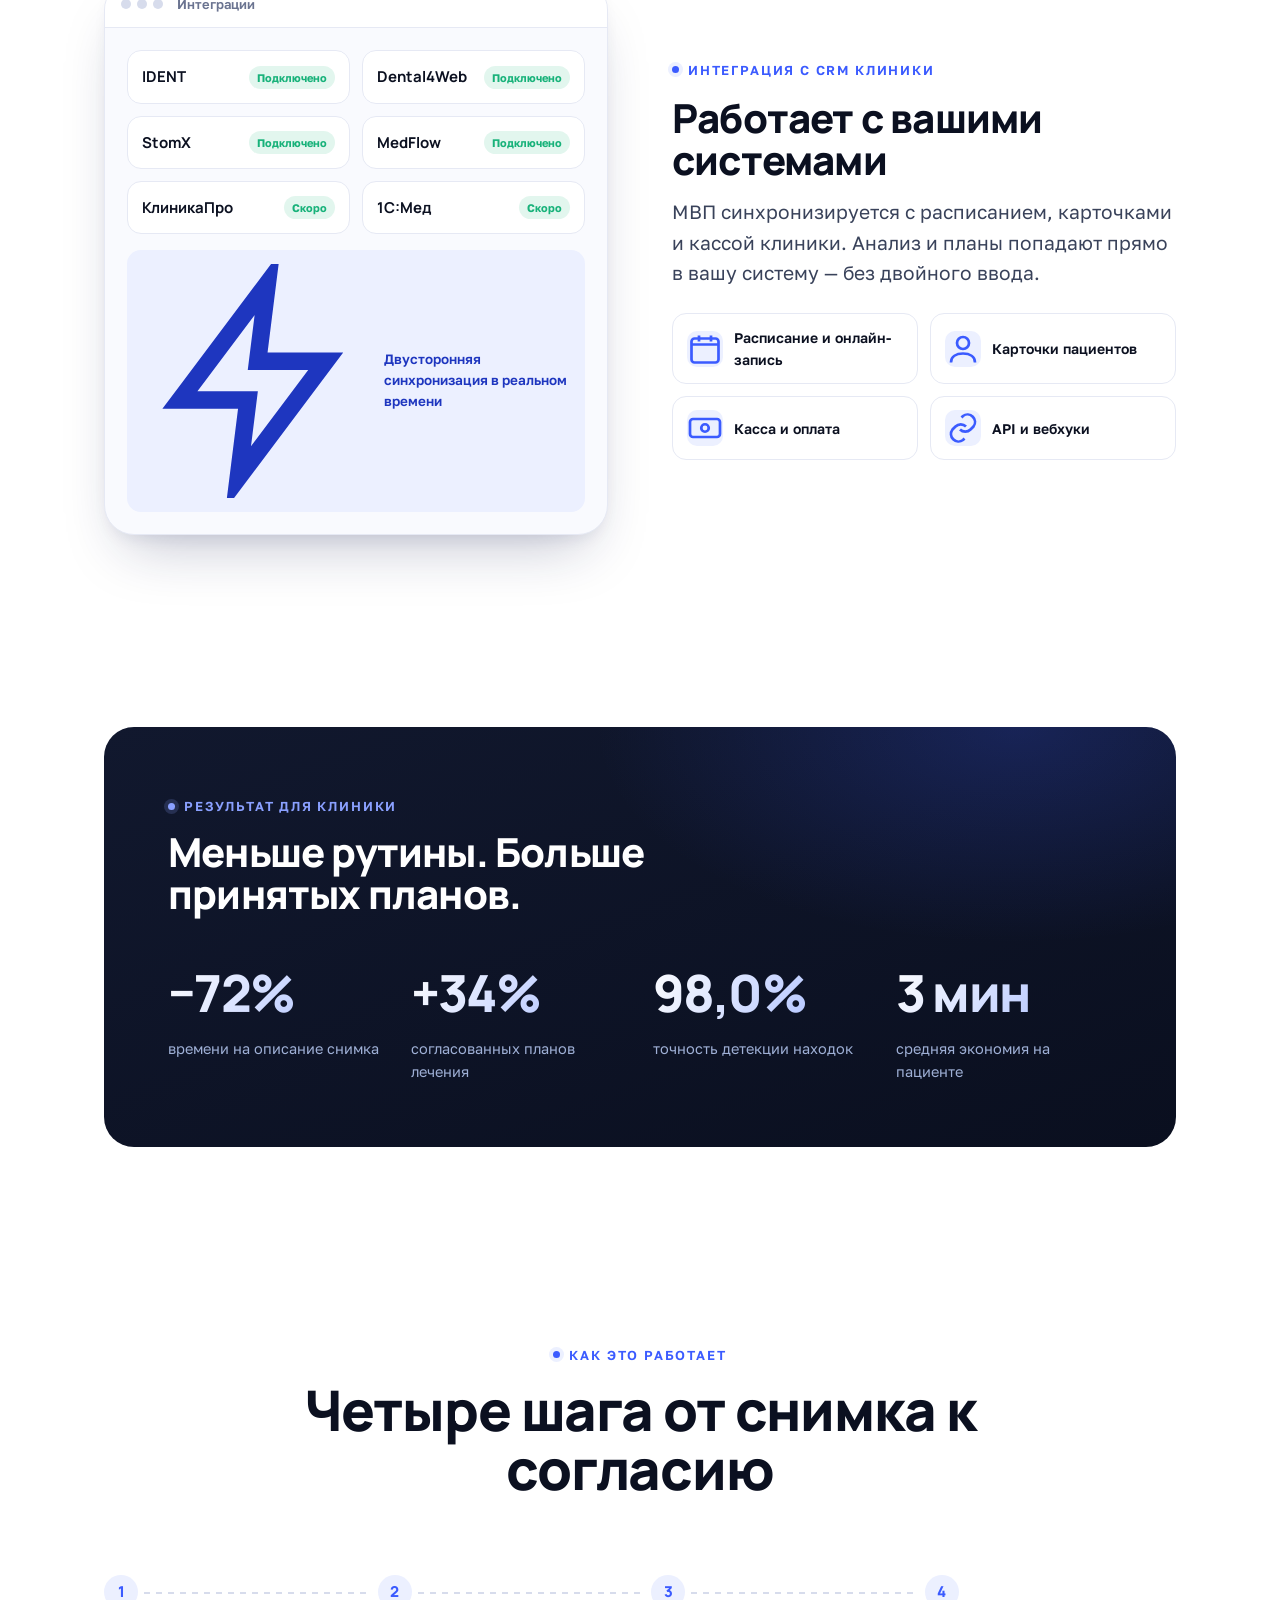
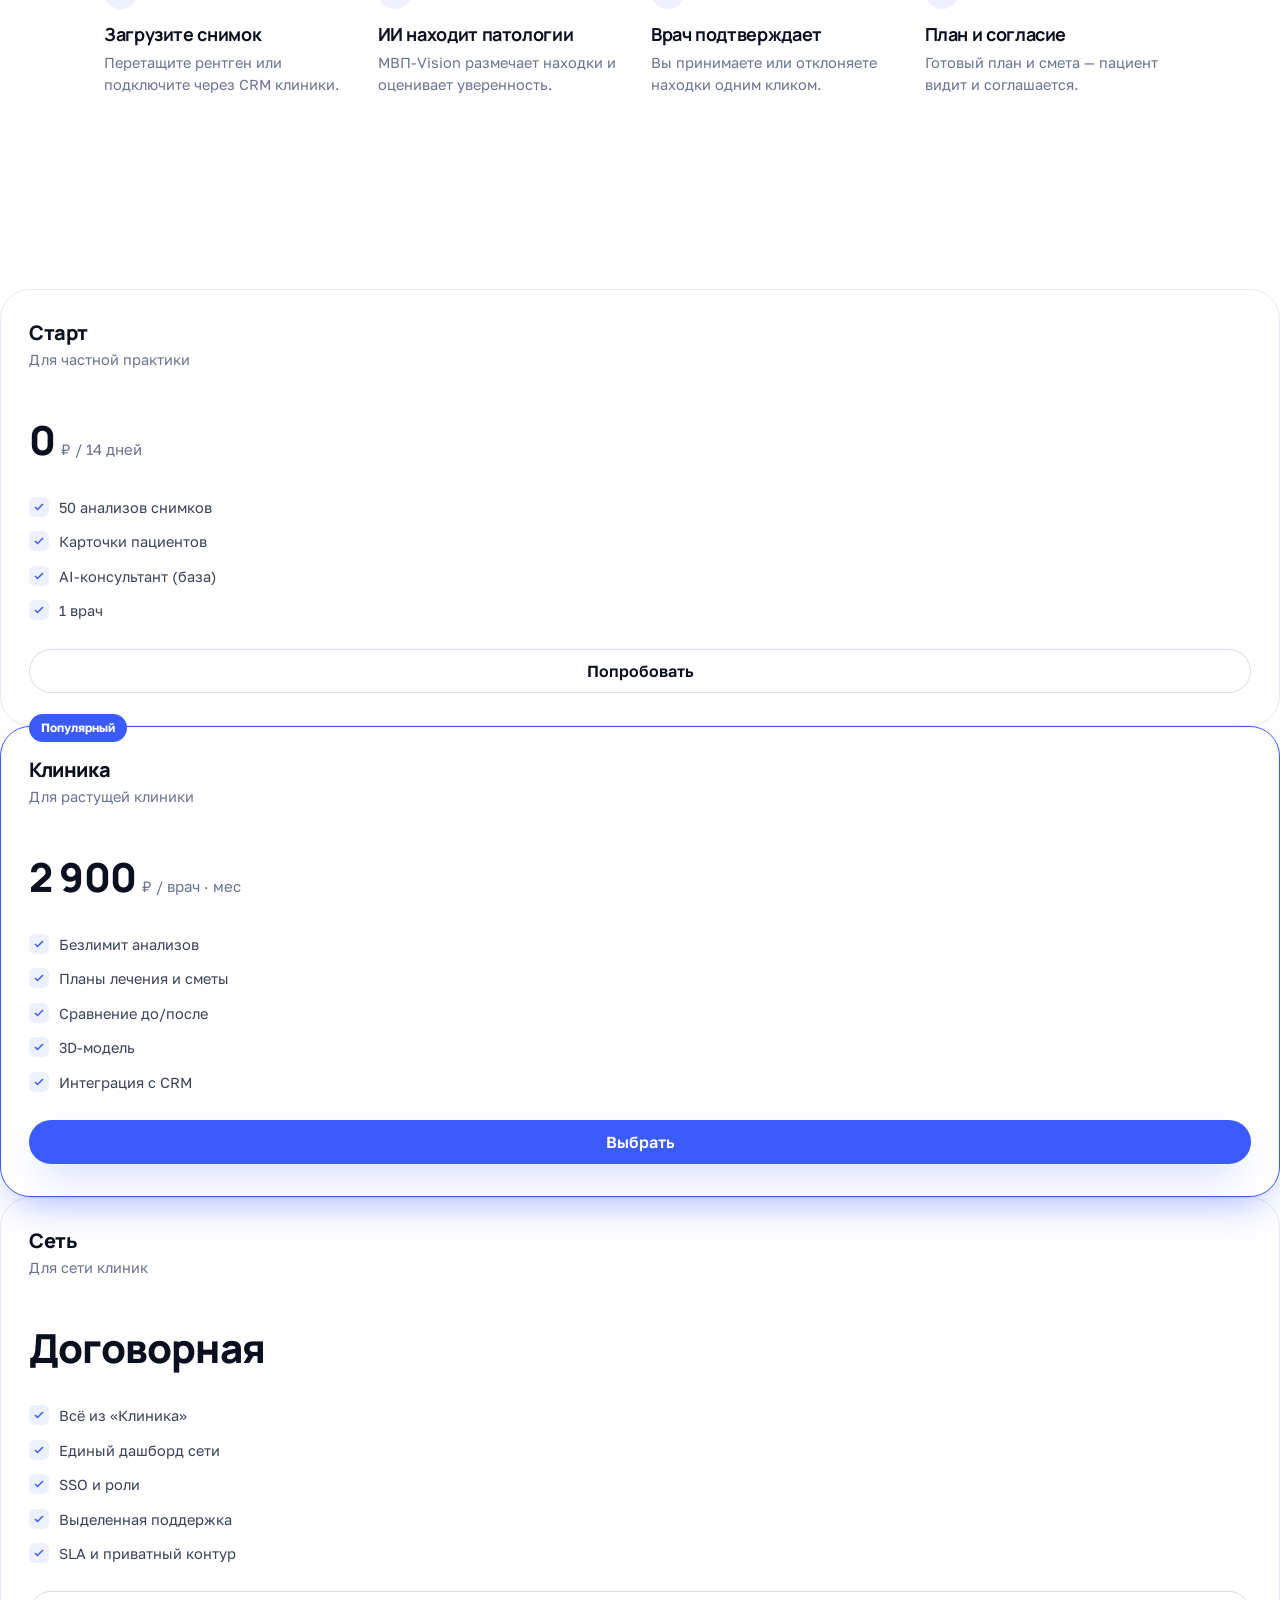
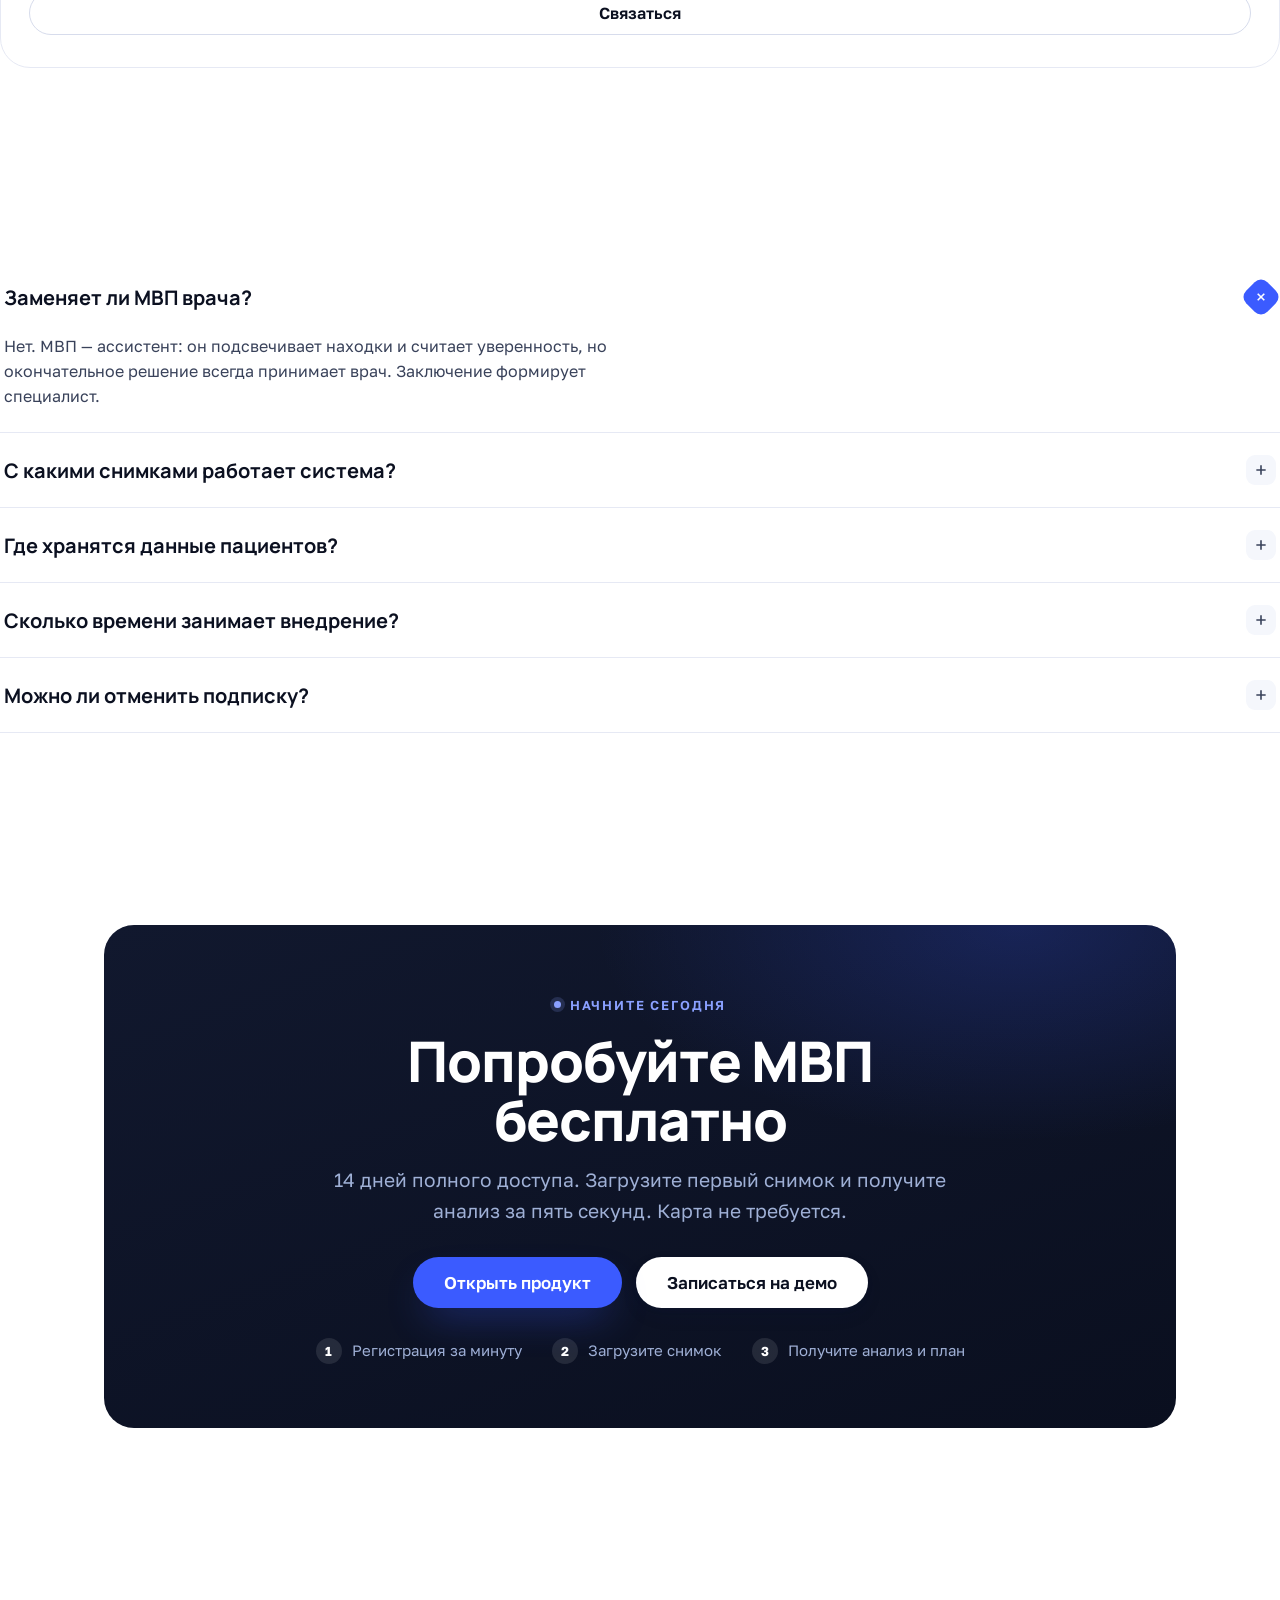
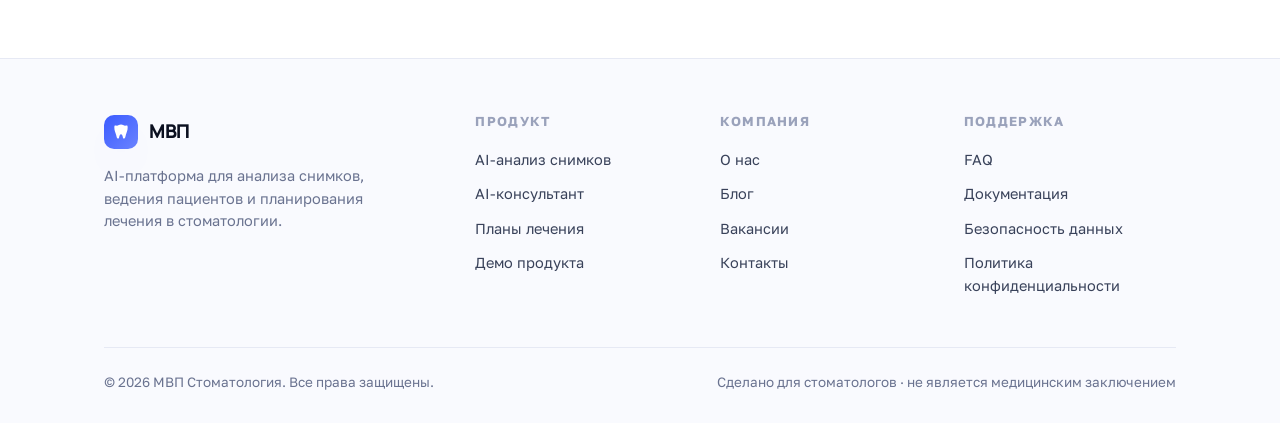
<file: project/Лендинг МВП (v1).html>
<!DOCTYPE html>
<html lang="ru">
<head>
<meta charset="UTF-8">
<meta name="viewport" content="width=device-width, initial-scale=1, viewport-fit=cover">
<title>МВП Стоматология — AI-платформа для анализа снимков и работы с пациентами</title>
<link rel="preconnect" href="https://fonts.googleapis.com">
<link rel="preconnect" href="https://fonts.gstatic.com" crossorigin>
<link href="https://fonts.googleapis.com/css2?family=Manrope:wght@500;600;700;800&family=Golos+Text:wght@400;500;600;700&display=swap" rel="stylesheet">
<link rel="stylesheet" href="assets/tokens.css">
<link rel="stylesheet" href="assets/landing.css">
</head>
<body>

<!-- ===================== NAV ===================== -->
<nav class="nav" id="nav">
  <div class="wrap-wide">
    <a class="brand" href="#top">
      <span class="brand-mark">
        <svg viewBox="0 0 24 24" fill="none"><path d="M12 3c-2.2 0-3 1.4-5 1.4S4 3.6 4 6.5c0 4 1.4 6 2.2 9.2.5 2 .8 4.3 2.3 4.3 1.3 0 1.2-2.4 2-4 .4-.8.8-1.2 1.5-1.2s1.1.4 1.5 1.2c.8 1.6.7 4 2 4 1.5 0 1.8-2.3 2.3-4.3C18.6 12.5 20 10.5 20 6.5 20 3.6 19 4.4 17 4.4S14.2 3 12 3Z" fill="#fff"/></svg>
      </span>
      <span>МВП<small data-i18n="brand_sub">Стоматология · AI</small></span>
    </a>
    <div class="nav-links">
      <a href="#features" data-i18n="nav_features">Возможности</a>
      <a href="#analysis" data-i18n="nav_analysis">AI-анализ</a>
      <a href="#workflow" data-i18n="nav_workflow">Как работает</a>
      <a href="#pricing" data-i18n="nav_pricing">Тарифы</a>
      <a href="#faq" data-i18n="nav_faq">FAQ</a>
    </div>
    <div class="nav-right">
      <div class="lang-toggle" id="langToggle">
        <button data-lang="ru" class="active">RU</button>
        <button data-lang="en">EN</button>
      </div>
      <a class="btn btn-ghost btn-sm" href="Продукт МВП.html" data-i18n="nav_demo">Демо продукта</a>
      <a class="btn btn-primary btn-sm" href="#cta" data-i18n="cta_main">Попробовать бесплатно</a>
      <button class="nav-burger" id="burger" aria-label="menu"><svg width="20" height="20" viewBox="0 0 24 24" fill="none" stroke="currentColor" stroke-width="2"><path d="M3 6h18M3 12h18M3 18h18"/></svg></button>
    </div>
  </div>
</nav>

<!-- ===================== HERO ===================== -->
<header class="hero" id="top">
  <div class="wrap-wide">
    <div class="hero-grid">
      <div class="hero-copy">
        <span class="eyebrow reveal" data-i18n="hero_eyebrow">AI-платформа для стоматологии</span>
        <h1 class="h-display reveal reveal-d1">
          <span data-i18n="hero_h1_a">Анализируйте снимки</span><br>
          <span class="grad" data-i18n="hero_h1_b">за секунды, а не минуты</span>
        </h1>
        <p class="lead reveal reveal-d2" data-i18n="hero_lead">МВП находит кариес, зубной камень и патологии на рентгене, ведёт карточку пациента и помогает объяснить план лечения — с искусственным интеллектом в каждом шаге.</p>
        <div class="hero-cta reveal reveal-d3">
          <a class="btn btn-primary btn-lg" href="#cta" data-i18n="cta_main2">Попробовать бесплатно</a>
          <a class="btn btn-ghost btn-lg" href="Продукт МВП.html">
            <svg width="18" height="18" viewBox="0 0 24 24" fill="currentColor"><path d="M8 5v14l11-7z"/></svg>
            <span data-i18n="hero_watch">Открыть продукт</span>
          </a>
        </div>
        <div class="hero-trust reveal reveal-d4">
          <div class="t-item"><span class="t-num" data-count="98.2" data-decimals="1" data-suffix="%">98,2%</span><span class="t-lbl" data-i18n="hero_stat1">точность детекции</span></div>
          <div class="t-div"></div>
          <div class="t-item"><span class="t-num">&lt;5 сек</span><span class="t-lbl" data-i18n="hero_stat2">на анализ снимка</span></div>
          <div class="t-div"></div>
          <div class="t-item"><span class="t-num" data-count="34" data-prefix="+" data-suffix="%">+34%</span><span class="t-lbl" data-i18n="hero_stat3">принятых планов</span></div>
        </div>
      </div>

      <!-- Radiograph viewer -->
      <div class="hero-visual reveal reveal-d2">
        <div class="viewer">
          <div class="viewer-top">
            <div class="vt-l"><span class="viewer-dot"></span><span data-i18n="viewer_status">МВП Анализ · снимок обработан</span></div>
            <div class="vt-r">
              <span class="viewer-tag">Bitewing · 2.4 МП</span>
              <span class="viewer-tag" data-i18n="viewer_patient">Пациент №2048</span>
            </div>
          </div>
          <div class="film" id="film">
            <svg class="arch" id="archSvg" viewBox="0 0 680 460" preserveAspectRatio="xMidYMid slice" aria-hidden="true"></svg>
            <div class="scanline"></div>
            <div class="det-layer" id="detLayer"></div>
          </div>
          <div class="viewer-foot">
            <div class="readout">
              <span class="r-pill"><i style="background:var(--danger)"></i><span data-i18n="ro_caries">Кариес · 2</span></span>
              <span class="r-pill"><i style="background:var(--warn)"></i><span data-i18n="ro_tartar">Камень · 1</span></span>
              <span class="r-pill"><i style="background:var(--cyan)"></i><span data-i18n="ro_resto">Пломба · 1</span></span>
            </div>
            <span class="conf" data-i18n="viewer_model">модель МВП-Vision 3.1</span>
          </div>
        </div>

        <div class="floating-card fc-1">
          <span class="fc-icon" style="background:var(--good-tint);color:var(--good)">
            <svg width="20" height="20" viewBox="0 0 24 24" fill="none" stroke="currentColor" stroke-width="2.2"><path d="M20 6 9 17l-5-5"/></svg>
          </span>
          <div><div class="fc-t" data-i18n="float1_t">План готов</div><div class="fc-s" data-i18n="float1_s">смета сформирована</div></div>
        </div>
        <div class="floating-card fc-2">
          <span class="fc-icon" style="background:var(--primary-tint);color:var(--primary)">
            <svg width="20" height="20" viewBox="0 0 24 24" fill="none" stroke="currentColor" stroke-width="2"><path d="M12 8V4M12 8a4 4 0 1 0 0 8 4 4 0 0 0 0-8Zm0 8v4M4.9 4.9l2.8 2.8m8.6 8.6 2.8 2.8M4.9 19.1l2.8-2.8m8.6-8.6 2.8-2.8"/></svg>
          </span>
          <div><div class="fc-t" data-i18n="float2_t">AI-ассистент</div><div class="fc-s" data-i18n="float2_s">отвечает на вопросы</div></div>
        </div>
      </div>
    </div>
  </div>
</header>

<!-- ===================== PACKAGE / BUNDLE (Halo-style) ===================== -->
<section class="section-tight" id="package">
  <div class="wrap">
    <div class="pkg-grid">
      <div class="pkg-copy reveal">
        <span class="eyebrow" data-i18n="pkg_eyebrow">Платформа МВП</span>
        <h2 class="h-1" style="margin-top:16px" data-i18n="pkg_h">Весь цифровой приём — в одной подписке</h2>
        <p class="lead" style="margin-top:18px" data-i18n="pkg_p">Один аккаунт открывает доступ ко всем модулям: от анализа снимков искусственным интеллектом до планов лечения и интеграции с вашей клиникой.</p>
        <div class="hero-cta" style="margin-top:26px">
          <a class="btn btn-dark" href="#pricing" data-i18n="pkg_cta1">Смотреть тарифы</a>
          <a class="btn btn-ghost" href="Продукт МВП.html" data-i18n="pkg_cta2">Открыть продукт</a>
        </div>
      </div>
      <div class="pkg-items reveal reveal-d1">
        <div class="pkg-item"><div class="pi-n" data-suffix="∞">∞</div><div class="pi-l" data-i18n="pkg_i1l">AI-анализов снимков</div><div class="pi-s" data-i18n="pkg_i1s">прицельные, bitewing, ОПТГ, КЛКТ</div></div>
        <div class="pkg-item"><div class="pi-n">24/7</div><div class="pi-l" data-i18n="pkg_i2l">AI-консультант</div><div class="pi-s" data-i18n="pkg_i2s">знает контекст пациента</div></div>
        <div class="pkg-item"><div class="pi-n" data-suffix="∞">∞</div><div class="pi-l" data-i18n="pkg_i3l">Карточек пациентов</div><div class="pi-s" data-i18n="pkg_i3s">снимки, история, документы</div></div>
        <div class="pkg-item"><div class="pi-n" data-i18n="pkg_i4n">Авто</div><div class="pi-l" data-i18n="pkg_i4l">Планы и сметы</div><div class="pi-s" data-i18n="pkg_i4s">формируются из находок ИИ</div></div>
        <div class="pkg-item"><div class="pi-n">3D</div><div class="pi-l" data-i18n="pkg_i5l">Модель полости рта</div><div class="pi-s" data-i18n="pkg_i5s">для объяснения пациенту</div></div>
        <div class="pkg-item"><div class="pi-n" data-count="6">6</div><div class="pi-l" data-i18n="pkg_i6l">Интеграций с CRM</div><div class="pi-s" data-i18n="pkg_i6s">расписание, касса, API</div></div>
      </div>
    </div>
  </div>
</section>

<!-- ===================== LOGO STRIP ===================== -->
<section class="logos">
  <div class="wrap" style="flex-direction:column;gap:18px">
    <span class="l-label" data-i18n="logos_label">Нам доверяют клиники и частные практики</span>
    <div class="marquee">
      <div class="marquee-track">
        <span class="l-item">◈ ДентаЛюкс</span><span class="l-item">◇ Белая Линия</span><span class="l-item">✚ МедСтом</span><span class="l-item">◉ Аврора</span><span class="l-item">❖ Перфект Смайл</span><span class="l-item">✦ Дентал Про</span><span class="l-item">◐ Smile Lab</span>
        <span class="l-item">◈ ДентаЛюкс</span><span class="l-item">◇ Белая Линия</span><span class="l-item">✚ МедСтом</span><span class="l-item">◉ Аврора</span><span class="l-item">❖ Перфект Смайл</span><span class="l-item">✦ Дентал Про</span><span class="l-item">◐ Smile Lab</span>
      </div>
    </div>
  </div>
</section>

<!-- ===================== SUBNAV ===================== -->
<div class="subnav" id="subnav">
  <div class="wrap-wide">
    <a href="#analysis" data-i18n="sub_analysis">AI-анализ снимков</a>
    <a href="#pathology" data-i18n="sub_pathology">Распознавание патологий</a>
    <a href="#compare" data-i18n="sub_compare">Сравнение до/после</a>
    <a href="#patient" data-i18n="sub_patient">Карточка пациента</a>
    <a href="#assistant" data-i18n="sub_assistant">AI-консультант</a>
    <a href="#plans" data-i18n="sub_plans">Планы и сметы</a>
    <a href="#model3d" data-i18n="sub_3d">3D-модель</a>
    <a href="#crm" data-i18n="sub_crm">CRM-интеграция</a>
  </div>
</div>

<!-- ===================== FEATURES INTRO ===================== -->
<section class="section" id="features">
  <div class="wrap">
    <div class="sec-head center reveal">
      <span class="eyebrow" data-i18n="feat_eyebrow">Одна платформа · весь приём</span>
      <h2 class="h-1" data-i18n="feat_h">От снимка до согласованного плана лечения</h2>
      <p class="lead" data-i18n="feat_p">МВП объединяет диагностику на основе ИИ, ведение пациента и коммуникацию в одном интерфейсе. Меньше рутины — больше времени на лечение.</p>
    </div>
    <div class="fgrid">
      <div class="fcard reveal" data-ic="scan"></div>
      <div class="fcard reveal reveal-d1" data-ic="shield"></div>
      <div class="fcard reveal reveal-d2" data-ic="compare"></div>
      <div class="fcard reveal" data-ic="user"></div>
      <div class="fcard reveal reveal-d1" data-ic="chat"></div>
      <div class="fcard reveal reveal-d2" data-ic="doc"></div>
    </div>
  </div>
</section>

<!-- ===================== FEATURE ROW: ANALYSIS ===================== -->
<section class="section-tight" id="analysis">
  <div class="wrap">
    <div class="frow">
      <div class="frow-copy reveal">
        <span class="eyebrow" data-i18n="an_eyebrow">AI-анализ снимков</span>
        <h3 class="h-2" data-i18n="an_h">Рентген анализируется автоматически за секунды</h3>
        <p class="lead" data-i18n="an_p">Загрузите прицельный, bitewing или панорамный снимок — МВП-Vision разметит находки, оценит уверенность и подсветит зоны, требующие внимания.</p>
        <ul class="frow-list">
          <li><span class="tick"><svg viewBox="0 0 24 24" fill="none" stroke="currentColor" stroke-width="3"><path d="M20 6 9 17l-5-5"/></svg></span><span data-i18n="an_l1">Поддержка прицельных, bitewing, ОПТГ и КЛКТ-срезов</span></li>
          <li><span class="tick"><svg viewBox="0 0 24 24" fill="none" stroke="currentColor" stroke-width="3"><path d="M20 6 9 17l-5-5"/></svg></span><span data-i18n="an_l2">Оценка уверенности по каждой находке в процентах</span></li>
          <li><span class="tick"><svg viewBox="0 0 24 24" fill="none" stroke="currentColor" stroke-width="3"><path d="M20 6 9 17l-5-5"/></svg></span><span data-i18n="an_l3">Врач подтверждает или отклоняет — ИИ остаётся ассистентом</span></li>
        </ul>
        <div class="hero-cta"><a class="btn btn-dark" href="Продукт МВП.html" data-i18n="an_cta">Посмотреть в продукте →</a></div>
      </div>
      <div class="frow-media reveal reveal-d1">
        <div class="media-card">
          <div class="viewer" style="border-radius:0;box-shadow:none;border:none;padding:14px;background:linear-gradient(160deg,#11182e,#0a0f1f)">
            <div class="viewer-top"><div class="vt-l"><span class="viewer-dot"></span><span data-i18n="an_mock_top">Очередь анализа · 1 из 1</span></div><span class="viewer-tag">МВП-Vision</span></div>
            <div class="film" id="film2">
              <svg class="arch" id="archSvg2" viewBox="0 0 680 460" preserveAspectRatio="xMidYMid slice"></svg>
              <div class="scanline"></div>
              <div class="det-layer" id="detLayer2"></div>
            </div>
            <div class="viewer-foot">
              <div class="readout"><span class="r-pill" id="rescanCount"><i style="background:var(--good)"></i><span data-i18n="an_found">Найдено: 4</span></span></div>
              <button class="btn btn-light btn-sm" id="rescanBtn" type="button">
                <svg width="15" height="15" viewBox="0 0 24 24" fill="none" stroke="currentColor" stroke-width="2"><path d="M3 12a9 9 0 1 0 3-6.7L3 8M3 3v5h5"/></svg>
                <span data-i18n="an_rescan">Запустить анализ</span>
              </button>
            </div>
          </div>
        </div>
      </div>
    </div>
  </div>
</section>

<!-- ===================== FEATURE ROW: PATHOLOGY ===================== -->
<section class="section-tight" id="pathology">
  <div class="wrap">
    <div class="frow flip">
      <div class="frow-copy reveal">
        <span class="eyebrow" data-i18n="pa_eyebrow">Распознавание патологий</span>
        <h3 class="h-2" data-i18n="pa_h">Кариес, камень, периапикальные изменения — под контролем</h3>
        <p class="lead" data-i18n="pa_p">Модель обучена на размеченных стоматологами снимках и распознаёт ключевые состояния, расставляя их по приоритету для приёма.</p>
        <div class="path-list" id="pathList"></div>
      </div>
      <div class="frow-media reveal reveal-d1">
        <div class="media-card mock">
          <div class="mock-head"><div class="mock-dots"><i></i><i></i><i></i></div><span class="mock-title" data-i18n="pa_mock_title">Находки · снимок №2048</span></div>
          <div id="findings" style="padding:18px;display:flex;flex-direction:column;gap:12px"></div>
        </div>
      </div>
    </div>
  </div>
</section>

<!-- ===================== FEATURE ROW: COMPARE (before/after) ===================== -->
<section class="section-tight" id="compare">
  <div class="wrap">
    <div class="frow">
      <div class="frow-copy reveal">
        <span class="eyebrow" data-i18n="co_eyebrow">Сравнение до / после</span>
        <h3 class="h-2" data-i18n="co_h">Покажите пациенту прогресс наглядно</h3>
        <p class="lead" data-i18n="co_p">Сопоставляйте снимки разных визитов одним движением. Идеально, чтобы показать динамику и обосновать рекомендации.</p>
        <ul class="frow-list">
          <li><span class="tick"><svg viewBox="0 0 24 24" fill="none" stroke="currentColor" stroke-width="3"><path d="M20 6 9 17l-5-5"/></svg></span><span data-i18n="co_l1">Синхронное наложение снимков по датам визита</span></li>
          <li><span class="tick"><svg viewBox="0 0 24 24" fill="none" stroke="currentColor" stroke-width="3"><path d="M20 6 9 17l-5-5"/></svg></span><span data-i18n="co_l2">Графики динамики: пародонтальные карманы, кровоточивость</span></li>
        </ul>
      </div>
      <div class="frow-media reveal reveal-d1">
        <div class="media-card">
          <div class="ba" id="ba">
            <div class="ba-layer ba-before"><svg class="arch" viewBox="0 0 680 510" preserveAspectRatio="xMidYMid slice" id="baBefore"></svg></div>
            <div class="ba-layer ba-after"><svg class="arch" viewBox="0 0 680 510" preserveAspectRatio="xMidYMid slice" id="baAfter"></svg></div>
            <div class="ba-tag l" data-i18n="ba_before">Март · до лечения</div>
            <div class="ba-tag r" data-i18n="ba_after">Сентябрь · после</div>
            <div class="ba-handle" id="baHandle"><div class="ba-knob"><svg width="20" height="20" viewBox="0 0 24 24" fill="none" stroke="currentColor" stroke-width="2"><path d="m9 7-5 5 5 5M15 7l5 5-5 5"/></svg></div></div>
          </div>
        </div>
      </div>
    </div>
  </div>
</section>

<!-- ===================== FEATURE ROW: PATIENT ===================== -->
<section class="section-tight" id="patient">
  <div class="wrap">
    <div class="frow flip">
      <div class="frow-copy reveal">
        <span class="eyebrow" data-i18n="pt_eyebrow">Карточка пациента</span>
        <h3 class="h-2" data-i18n="pt_h">Вся история пациента в одном месте</h3>
        <p class="lead" data-i18n="pt_p">Снимки, находки, планы лечения, визиты и переписка — в единой карточке. Передача пациента между врачами без потери контекста.</p>
        <ul class="frow-list">
          <li><span class="tick"><svg viewBox="0 0 24 24" fill="none" stroke="currentColor" stroke-width="3"><path d="M20 6 9 17l-5-5"/></svg></span><span data-i18n="pt_l1">Зубная формула с историей по каждому зубу</span></li>
          <li><span class="tick"><svg viewBox="0 0 24 24" fill="none" stroke="currentColor" stroke-width="3"><path d="M20 6 9 17l-5-5"/></svg></span><span data-i18n="pt_l2">Таймлайн визитов и выполненных работ</span></li>
          <li><span class="tick"><svg viewBox="0 0 24 24" fill="none" stroke="currentColor" stroke-width="3"><path d="M20 6 9 17l-5-5"/></svg></span><span data-i18n="pt_l3">Согласия, документы и фото в один клик</span></li>
        </ul>
      </div>
      <div class="frow-media reveal reveal-d1">
        <div class="media-card mock" id="patientMock"></div>
      </div>
    </div>
  </div>
</section>

<!-- ===================== FEATURE ROW: AI ASSISTANT (chat) ===================== -->
<section class="section-tight" id="assistant">
  <div class="wrap">
    <div class="frow">
      <div class="frow-copy reveal">
        <span class="eyebrow" data-i18n="as_eyebrow">AI-консультант</span>
        <h3 class="h-2" data-i18n="as_h">Спросите ИИ — он знает контекст пациента</h3>
        <p class="lead" data-i18n="as_p">Встроенный ассистент опирается на снимки и историю пациента: предложит дифференциальный диагноз, подскажет протокол и поможет объяснить лечение простыми словами.</p>
        <ul class="frow-list">
          <li><span class="tick"><svg viewBox="0 0 24 24" fill="none" stroke="currentColor" stroke-width="3"><path d="M20 6 9 17l-5-5"/></svg></span><span data-i18n="as_l1">Ответы со ссылкой на конкретные находки на снимке</span></li>
          <li><span class="tick"><svg viewBox="0 0 24 24" fill="none" stroke="currentColor" stroke-width="3"><path d="M20 6 9 17l-5-5"/></svg></span><span data-i18n="as_l2">Объяснение для пациента и для врача — в один тап</span></li>
        </ul>
      </div>
      <div class="frow-media reveal reveal-d1">
        <div class="media-card mock">
          <div class="mock-head"><div class="mock-dots"><i></i><i></i><i></i></div><span class="mock-title" data-i18n="as_mock">МВП Ассистент</span></div>
          <div class="chat" id="chatDemo"></div>
          <div class="chat-input">
            <span class="ci-field" data-i18n="as_input">Спросите про снимок пациента…</span>
            <span class="ci-send"><svg width="18" height="18" viewBox="0 0 24 24" fill="currentColor"><path d="m3 3 18 9-18 9 4-9-4-9Z"/></svg></span>
          </div>
        </div>
      </div>
    </div>
  </div>
</section>

<!-- ===================== FEATURE ROW: PLANS + 3D in dark band ===================== -->
<section class="section" id="plans">
  <div class="wrap">
    <div class="frow">
      <div class="frow-copy reveal">
        <span class="eyebrow" data-i18n="pl_eyebrow">Планы лечения и сметы</span>
        <h3 class="h-2" data-i18n="pl_h">План лечения и смета — за пару кликов</h3>
        <p class="lead" data-i18n="pl_p">Из подтверждённых находок МВП собирает структурированный план, считает стоимость и оформляет его так, чтобы пациент понял и согласился.</p>
        <ul class="frow-list">
          <li><span class="tick"><svg viewBox="0 0 24 24" fill="none" stroke="currentColor" stroke-width="3"><path d="M20 6 9 17l-5-5"/></svg></span><span data-i18n="pl_l1">Этапы лечения с приоритетом и стоимостью</span></li>
          <li><span class="tick"><svg viewBox="0 0 24 24" fill="none" stroke="currentColor" stroke-width="3"><path d="M20 6 9 17l-5-5"/></svg></span><span data-i18n="pl_l2">Альтернативные варианты и расчёт по страховке</span></li>
        </ul>
      </div>
      <div class="frow-media reveal reveal-d1">
        <div class="media-card mock" id="planMock"></div>
      </div>
    </div>
  </div>
</section>

<!-- ===================== 3D + CRM band ===================== -->
<section class="section-tight" id="model3d">
  <div class="wrap">
    <div class="band reveal">
      <div style="display:grid;grid-template-columns:1.1fr 1fr;gap:48px;align-items:center;position:relative" class="band-inner">
        <div>
          <span class="eyebrow on-dark" data-i18n="td_eyebrow">3D-модель полости рта</span>
          <h2 class="h-2" style="margin-top:14px" data-i18n="td_h">Объясняйте на интерактивной 3D-модели</h2>
          <p class="lead" style="margin-top:14px" data-i18n="td_p">Кариес, налёт, воспаление дёсен и коронки отображаются прямо на 3D-модели — пациенту проще понять, что происходит у него во рту.</p>
          <div class="hero-cta"><a class="btn btn-light" href="Продукт МВП.html" data-i18n="td_cta">Открыть 3D-вид</a></div>
        </div>
        <div class="reveal reveal-d1" id="model3dMock"></div>
      </div>
    </div>
  </div>
</section>

<!-- ===================== CRM ===================== -->
<section class="section-tight" id="crm">
  <div class="wrap">
    <div class="frow flip">
      <div class="frow-copy reveal">
        <span class="eyebrow" data-i18n="cr_eyebrow">Интеграция с CRM клиники</span>
        <h3 class="h-2" data-i18n="cr_h">Работает с вашими системами</h3>
        <p class="lead" data-i18n="cr_p">МВП синхронизируется с расписанием, карточками и кассой клиники. Анализ и планы попадают прямо в вашу систему — без двойного ввода.</p>
        <div class="crm-grid" id="crmGrid"></div>
      </div>
      <div class="frow-media reveal reveal-d1">
        <div class="media-card mock" id="crmMock"></div>
      </div>
    </div>
  </div>
</section>

<!-- ===================== METRICS BAND ===================== -->
<section class="section">
  <div class="wrap">
    <div class="band reveal">
      <div class="band-inner" style="position:relative">
        <div class="sec-head" style="max-width:640px">
          <span class="eyebrow on-dark" data-i18n="me_eyebrow">Результат для клиники</span>
          <h2 class="h-2" style="margin-top:14px" data-i18n="me_h">Меньше рутины. Больше принятых планов.</h2>
        </div>
        <div class="metrics" style="margin-top:38px">
          <div class="metric"><div class="m-num" data-count="72" data-prefix="−" data-suffix="%">−72%</div><div class="m-lbl" data-i18n="me_1">времени на описание снимка</div></div>
          <div class="metric"><div class="m-num" data-count="34" data-prefix="+" data-suffix="%">+34%</div><div class="m-lbl" data-i18n="me_2">согласованных планов лечения</div></div>
          <div class="metric"><div class="m-num" data-count="98.2" data-decimals="1" data-suffix="%">98,2%</div><div class="m-lbl" data-i18n="me_3">точность детекции находок</div></div>
          <div class="metric"><div class="m-num" data-count="3" data-suffix=" мин">3 мин</div><div class="m-lbl" data-i18n="me_4">средняя экономия на пациенте</div></div>
        </div>
      </div>
    </div>
  </div>
</section>

<!-- ===================== WORKFLOW STEPS ===================== -->
<section class="section-tight" id="workflow">
  <div class="wrap">
    <div class="sec-head center reveal">
      <span class="eyebrow" data-i18n="wf_eyebrow">Как это работает</span>
      <h2 class="h-1" data-i18n="wf_h">Четыре шага от снимка к согласию</h2>
    </div>
    <div class="steps" id="steps"></div>
  </div>
</section>

<!-- ===================== PRICING ===================== -->
<section class="section" id="pricing">
  <div class="wrap">
    <div class="sec-head center reveal">
      <span class="eyebrow" data-i18n="pr_eyebrow">Тарифы</span>
      <h2 class="h-1" data-i18n="pr_h">Начните бесплатно, растите вместе с клиникой</h2>
      <p class="lead" data-i18n="pr_p">Без привязки оборудования. Оплата за активных врачей. Отмена в любой момент.</p>
    </div>
    <div class="pricing" id="pricing"></div>
  </div>
</section>

<!-- ===================== FAQ ===================== -->
<section class="section-tight" id="faq">
  <div class="wrap">
    <div class="sec-head center reveal">
      <span class="eyebrow" data-i18n="fq_eyebrow">Вопросы</span>
      <h2 class="h-1" data-i18n="fq_h">Частые вопросы</h2>
    </div>
    <div class="faq" id="faq"></div>
  </div>
</section>

<!-- ===================== FINAL CTA ===================== -->
<section class="section final" id="cta">
  <div class="wrap">
    <div class="band reveal">
      <div class="band-inner" style="position:relative;text-align:center;max-width:680px;margin:0 auto">
        <span class="eyebrow on-dark" style="justify-content:center" data-i18n="cta_eyebrow">Начните сегодня</span>
        <h2 class="h-1" style="margin-top:16px" data-i18n="cta_h">Попробуйте МВП бесплатно</h2>
        <p class="lead" style="margin-top:16px" data-i18n="cta_p">14 дней полного доступа. Загрузите первый снимок и получите анализ за пять секунд. Карта не требуется.</p>
        <div class="hero-cta" style="justify-content:center;margin-top:30px">
          <a class="btn btn-primary btn-lg" href="Продукт МВП.html" data-i18n="cta_btn1">Открыть продукт</a>
          <a class="btn btn-light btn-lg" href="#" data-i18n="cta_btn2">Записаться на демо</a>
        </div>
        <div class="final-steps">
          <div class="final-step"><span class="fs-n">1</span><span data-i18n="cta_s1">Регистрация за минуту</span></div>
          <div class="final-step"><span class="fs-n">2</span><span data-i18n="cta_s2">Загрузите снимок</span></div>
          <div class="final-step"><span class="fs-n">3</span><span data-i18n="cta_s3">Получите анализ и план</span></div>
        </div>
      </div>
    </div>
  </div>
</section>

<!-- ===================== FOOTER ===================== -->
<footer class="footer">
  <div class="wrap">
    <div class="footer-grid">
      <div class="footer-brand">
        <a class="brand" href="#top">
          <span class="brand-mark"><svg viewBox="0 0 24 24" fill="none"><path d="M12 3c-2.2 0-3 1.4-5 1.4S4 3.6 4 6.5c0 4 1.4 6 2.2 9.2.5 2 .8 4.3 2.3 4.3 1.3 0 1.2-2.4 2-4 .4-.8.8-1.2 1.5-1.2s1.1.4 1.5 1.2c.8 1.6.7 4 2 4 1.5 0 1.8-2.3 2.3-4.3C18.6 12.5 20 10.5 20 6.5 20 3.6 19 4.4 17 4.4S14.2 3 12 3Z" fill="#fff"/></svg></span>
          <span>МВП</span>
        </a>
        <p data-i18n="foot_about">AI-платформа для анализа снимков, ведения пациентов и планирования лечения в стоматологии.</p>
      </div>
      <div class="footer-col">
        <h5 data-i18n="foot_product">Продукт</h5>
        <a href="#analysis" data-i18n="foot_p1">AI-анализ снимков</a>
        <a href="#assistant" data-i18n="foot_p2">AI-консультант</a>
        <a href="#plans" data-i18n="foot_p3">Планы лечения</a>
        <a href="Продукт МВП.html" data-i18n="foot_p4">Демо продукта</a>
      </div>
      <div class="footer-col">
        <h5 data-i18n="foot_company">Компания</h5>
        <a href="#" data-i18n="foot_c1">О нас</a>
        <a href="#" data-i18n="foot_c2">Блог</a>
        <a href="#" data-i18n="foot_c3">Вакансии</a>
        <a href="#" data-i18n="foot_c4">Контакты</a>
      </div>
      <div class="footer-col">
        <h5 data-i18n="foot_legal">Поддержка</h5>
        <a href="#faq" data-i18n="foot_l1">FAQ</a>
        <a href="#" data-i18n="foot_l2">Документация</a>
        <a href="#" data-i18n="foot_l3">Безопасность данных</a>
        <a href="#" data-i18n="foot_l4">Политика конфиденциальности</a>
      </div>
    </div>
    <div class="footer-bottom">
      <span>© 2026 МВП Стоматология. <span data-i18n="foot_rights">Все права защищены.</span></span>
      <span data-i18n="foot_made">Сделано для стоматологов · не является медицинским заключением</span>
    </div>
  </div>
</footer>

<script src="assets/landing.js"></script>
</body>
</html>
</file>
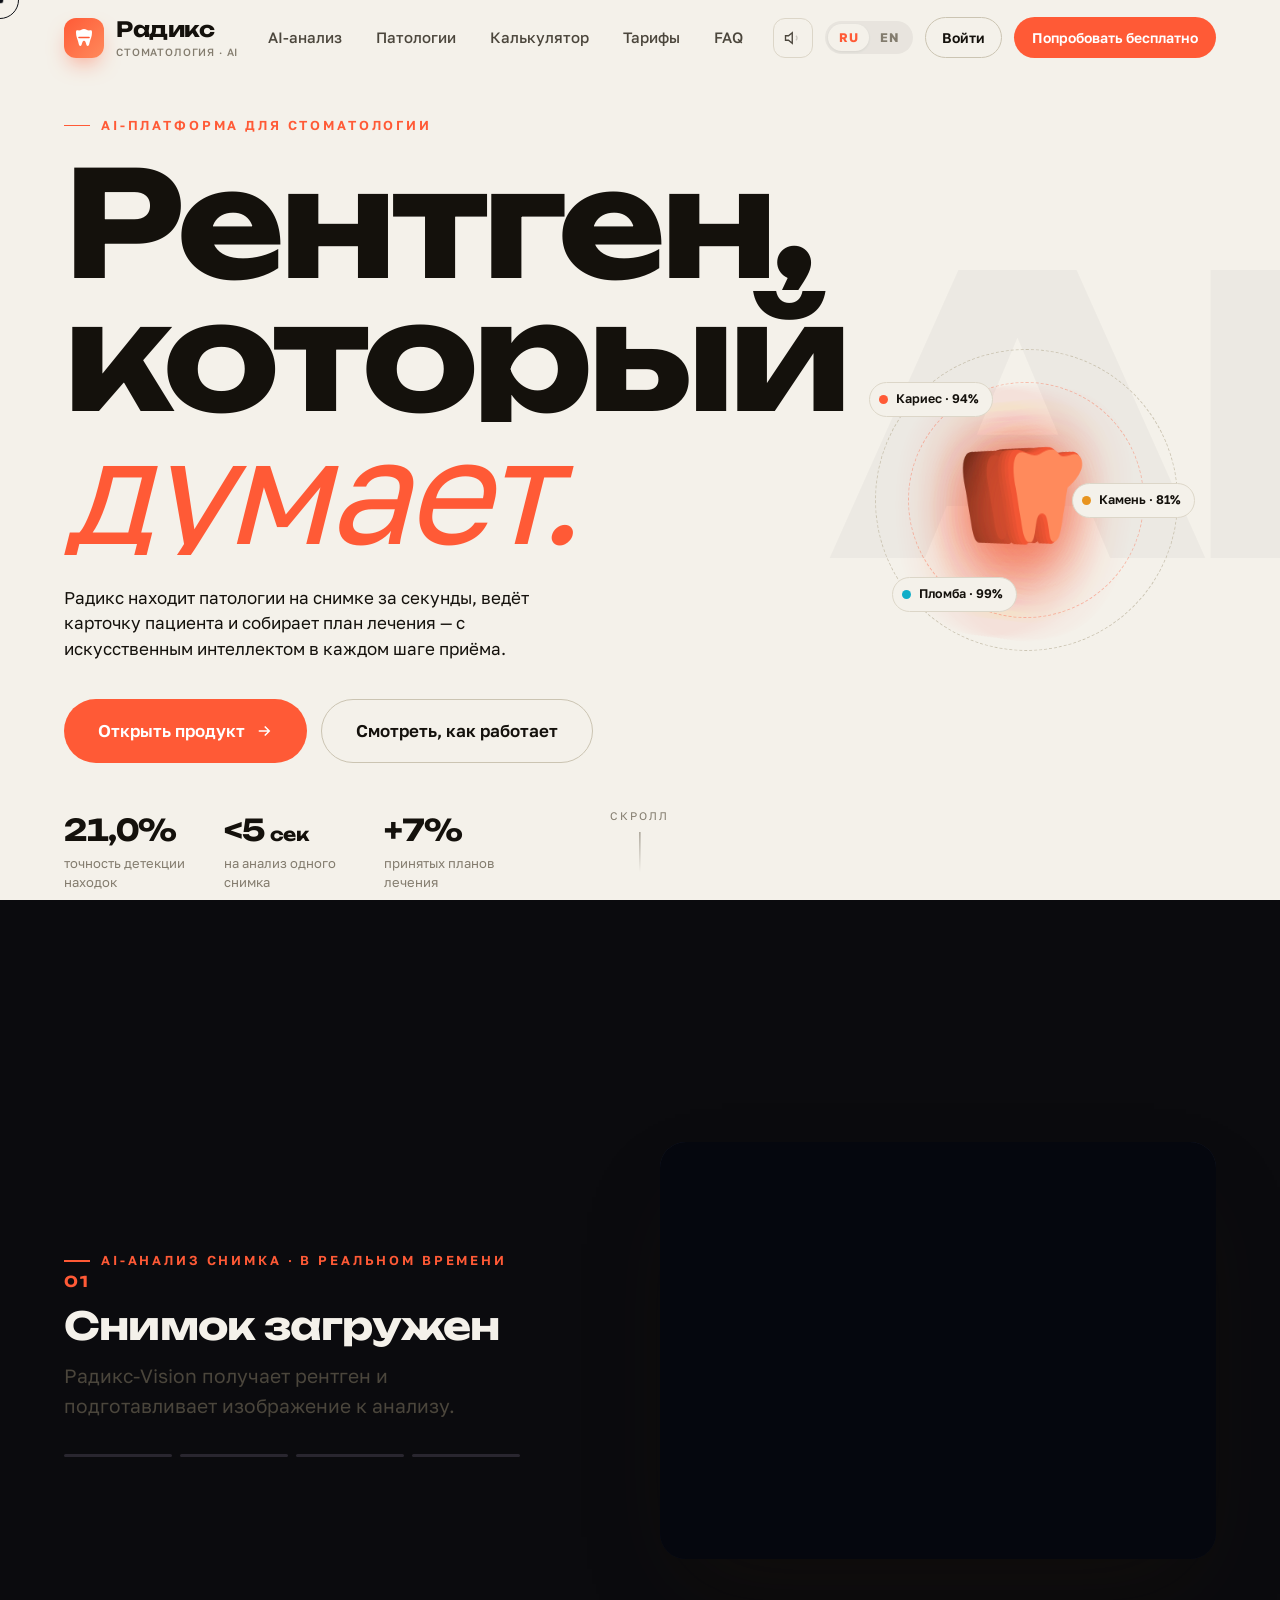
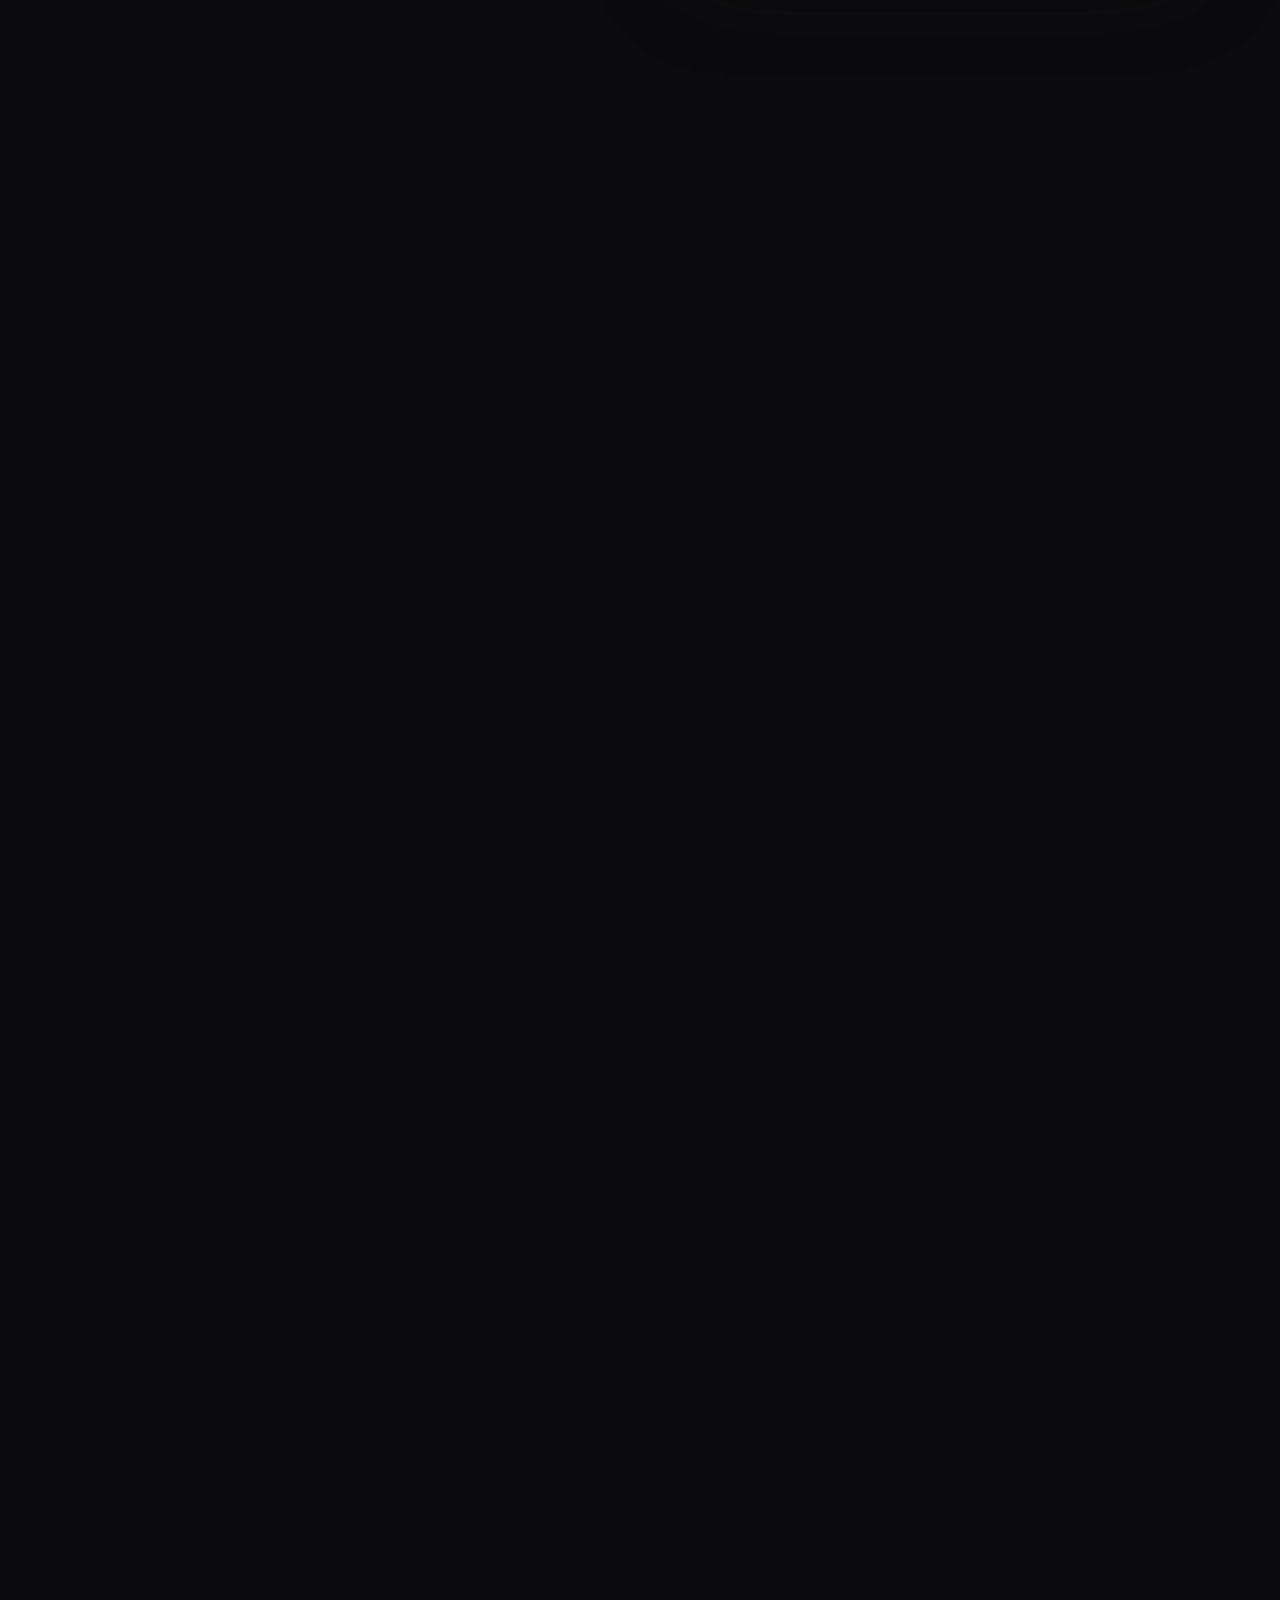
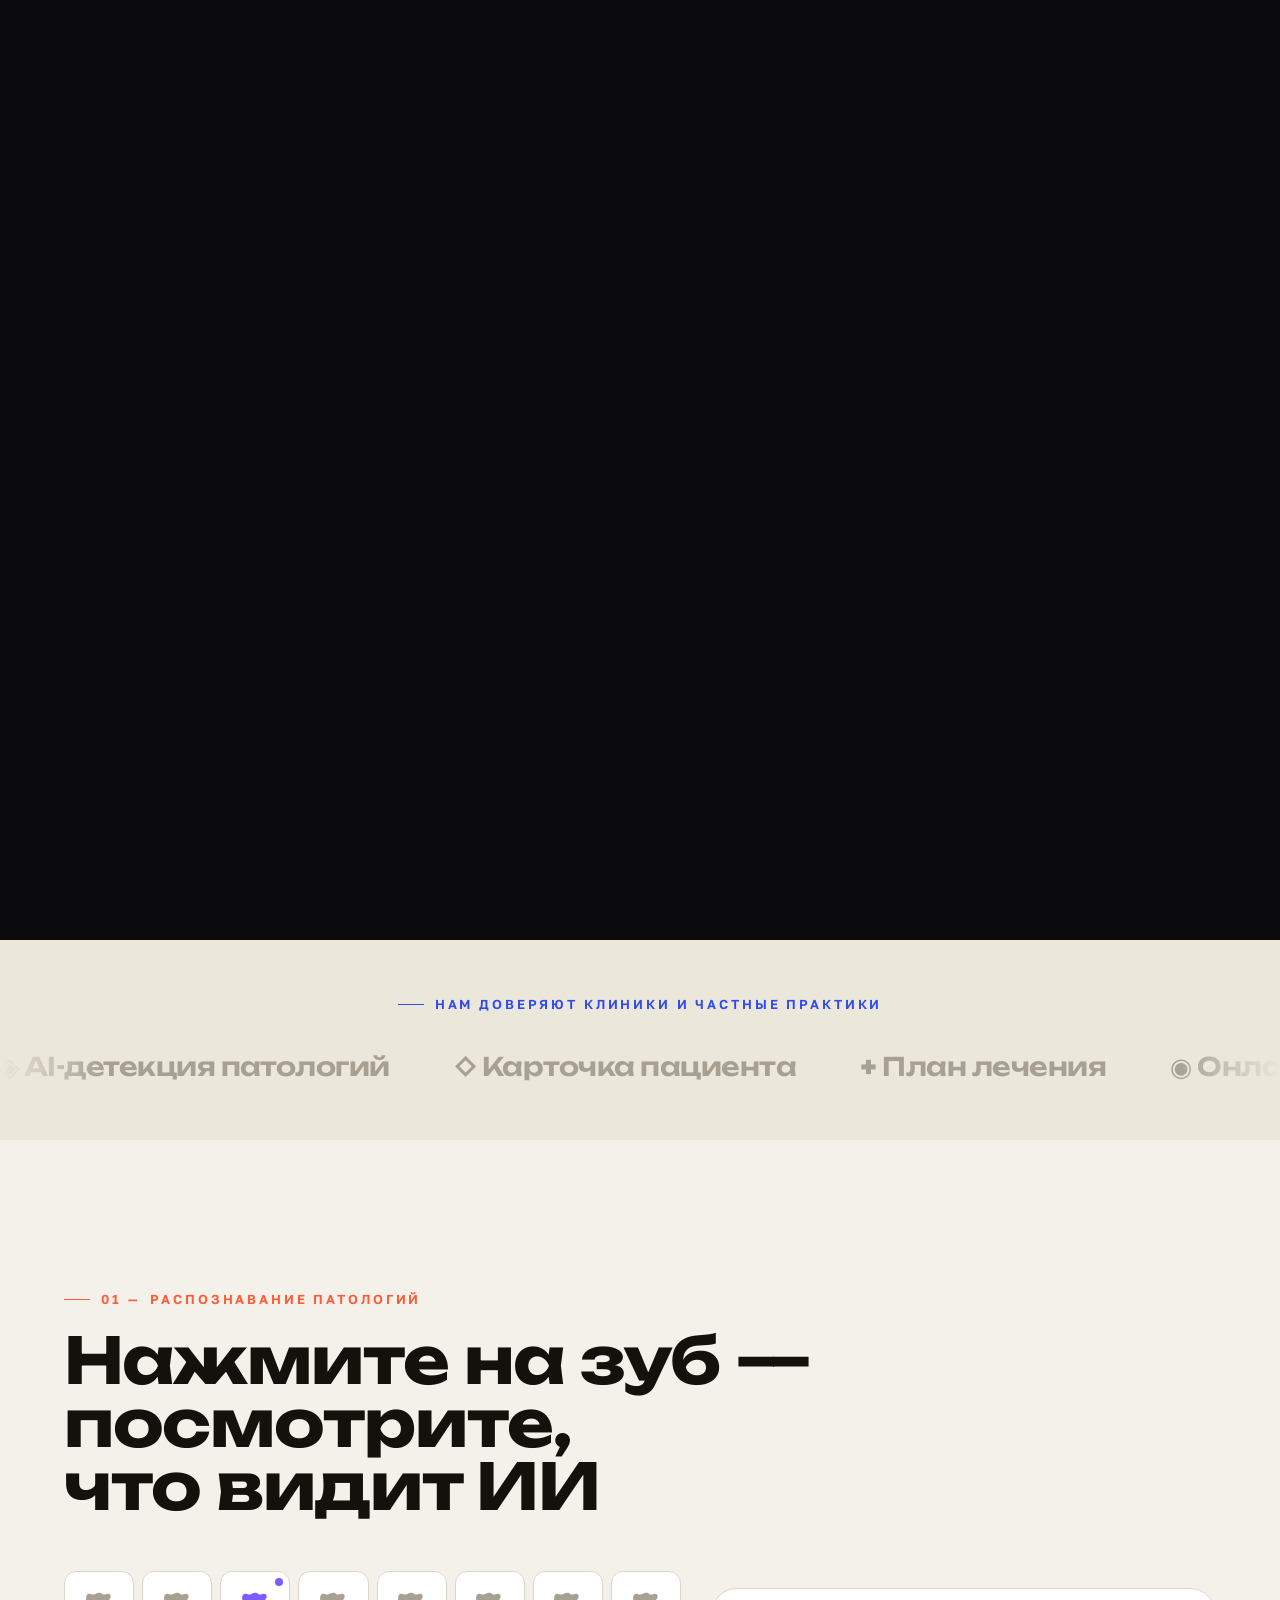
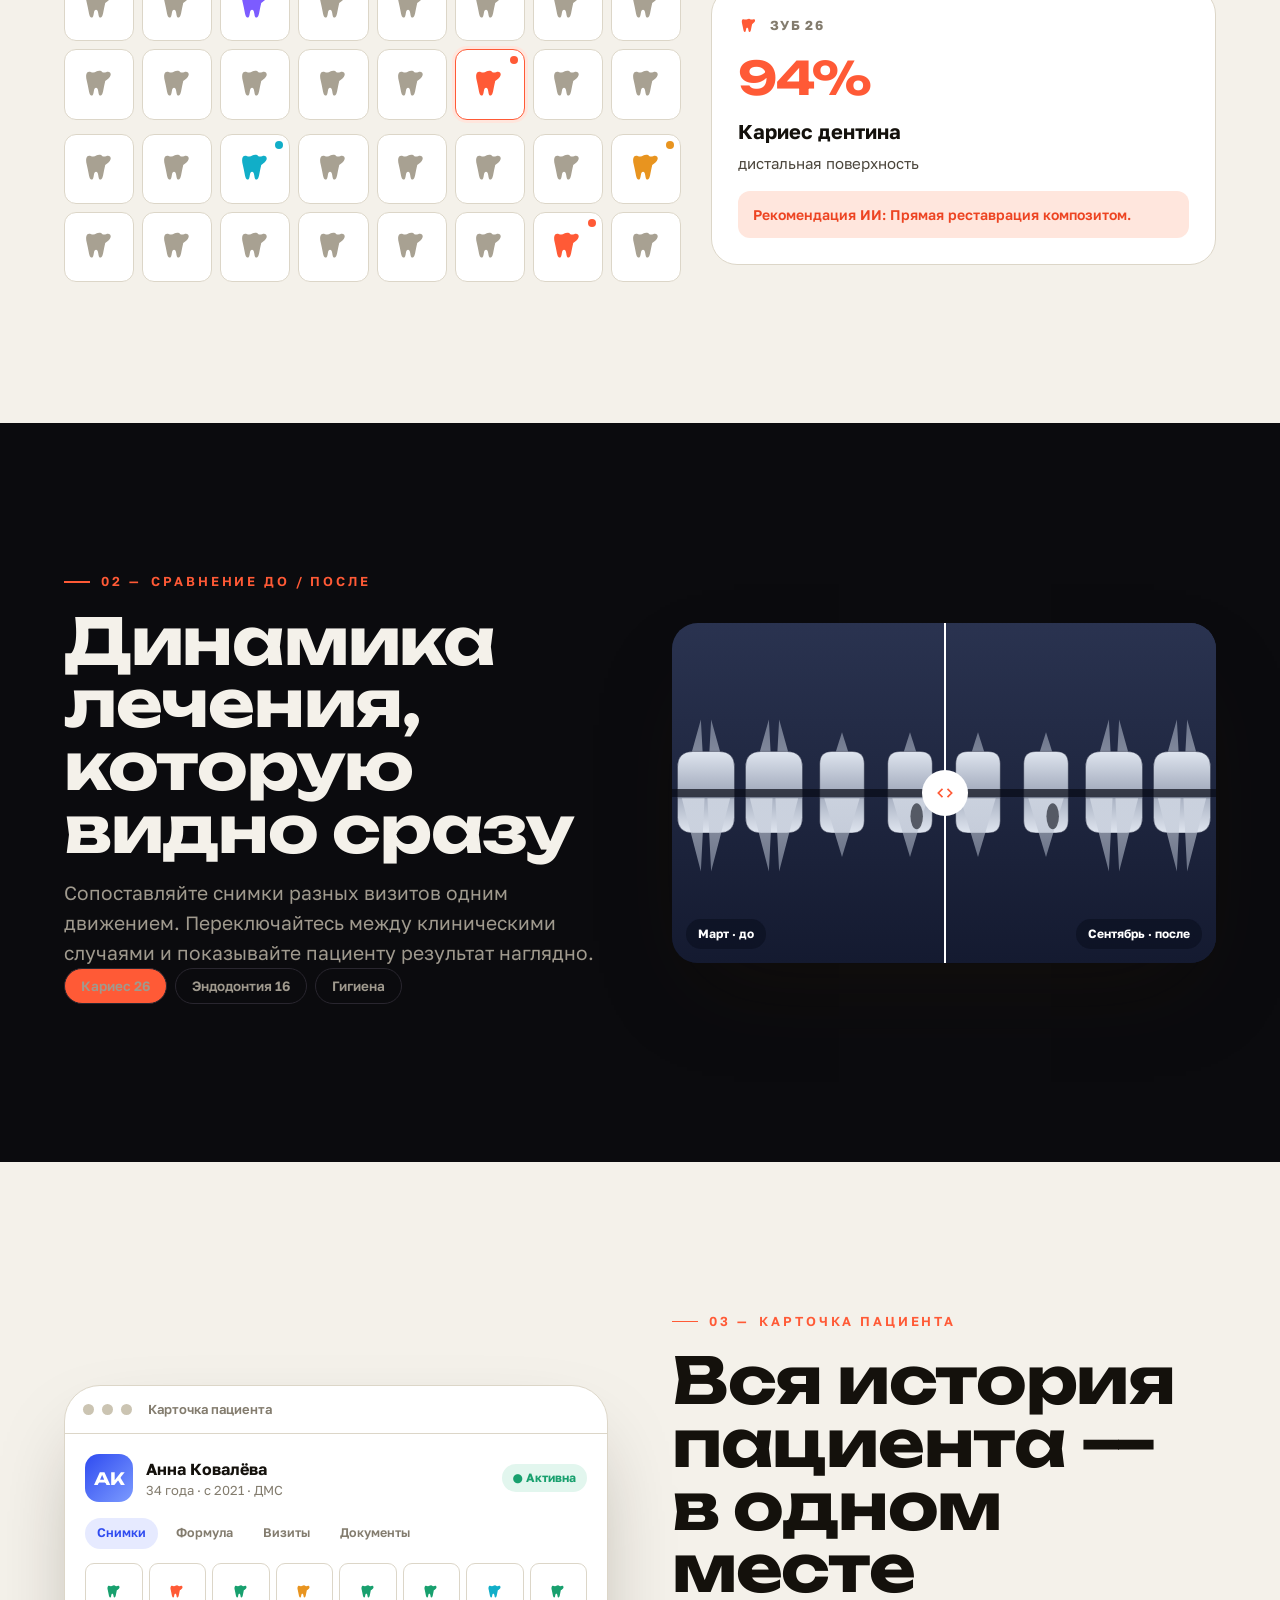
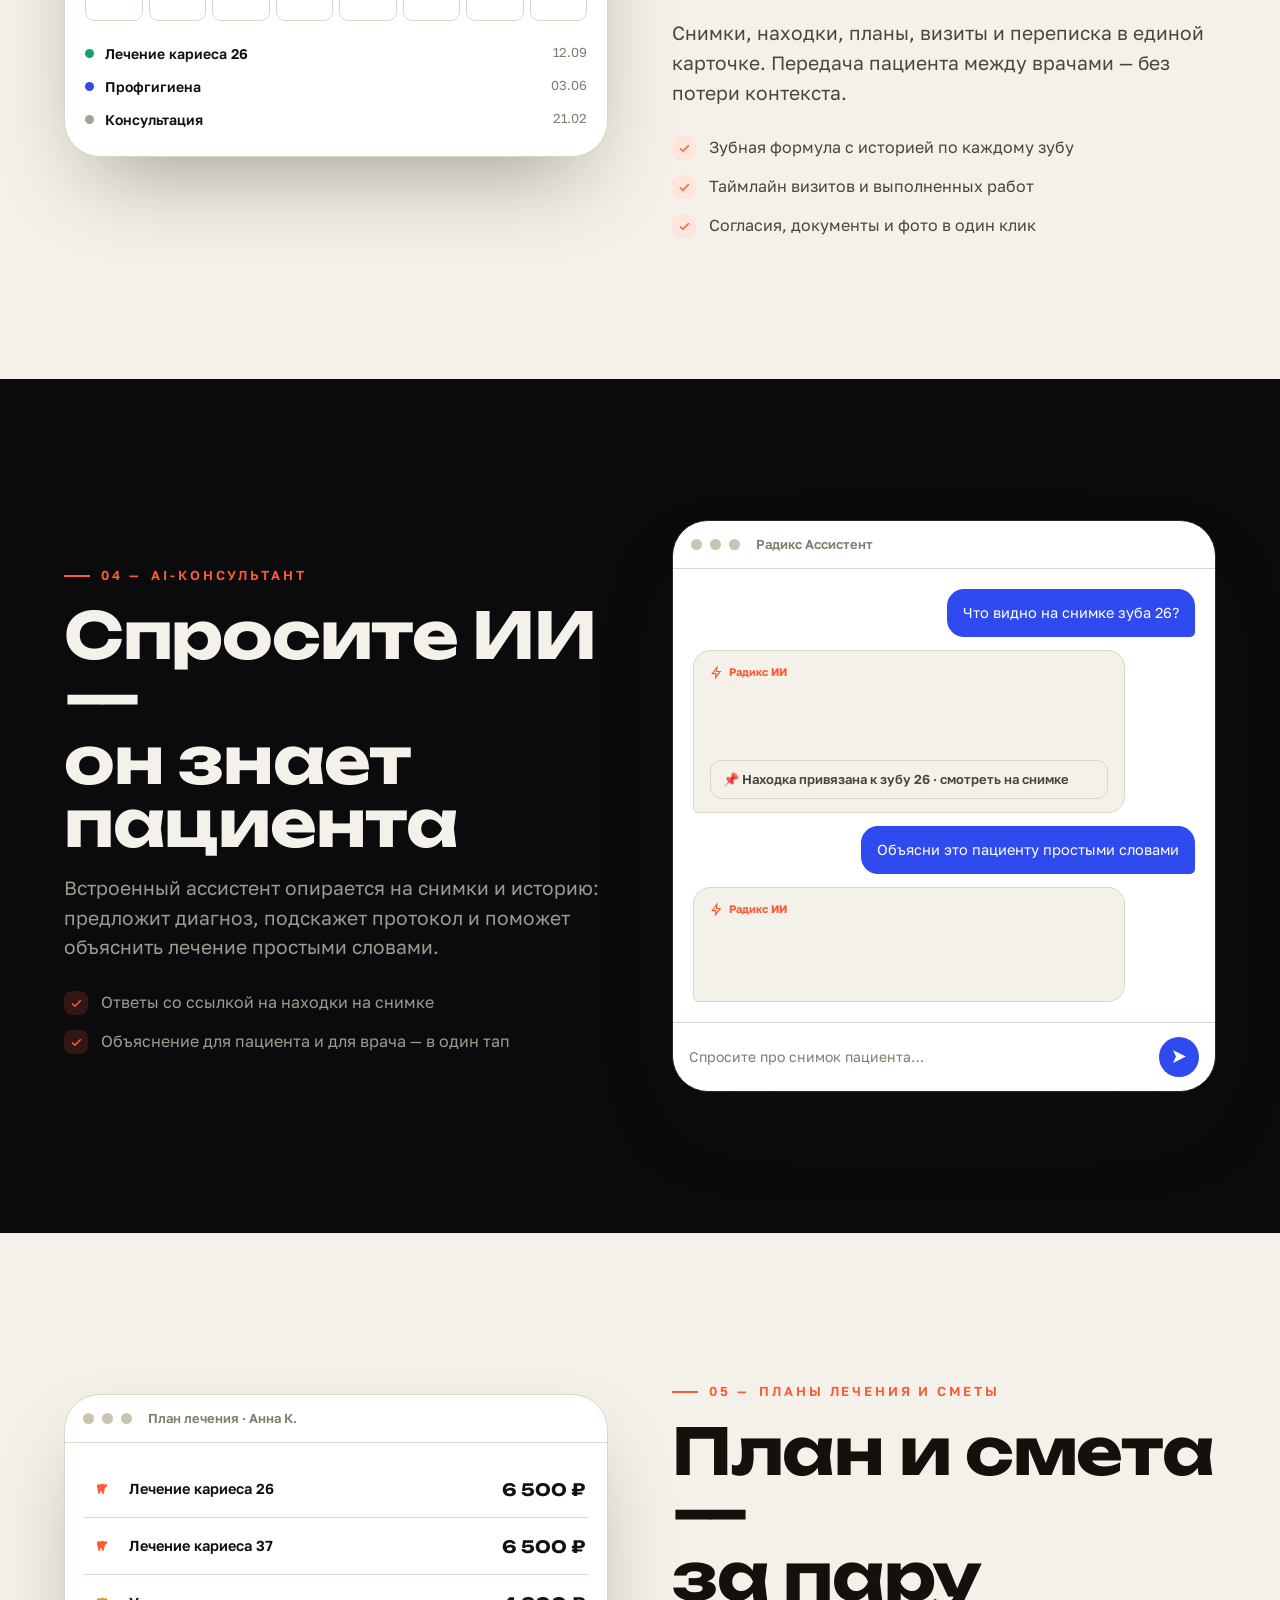
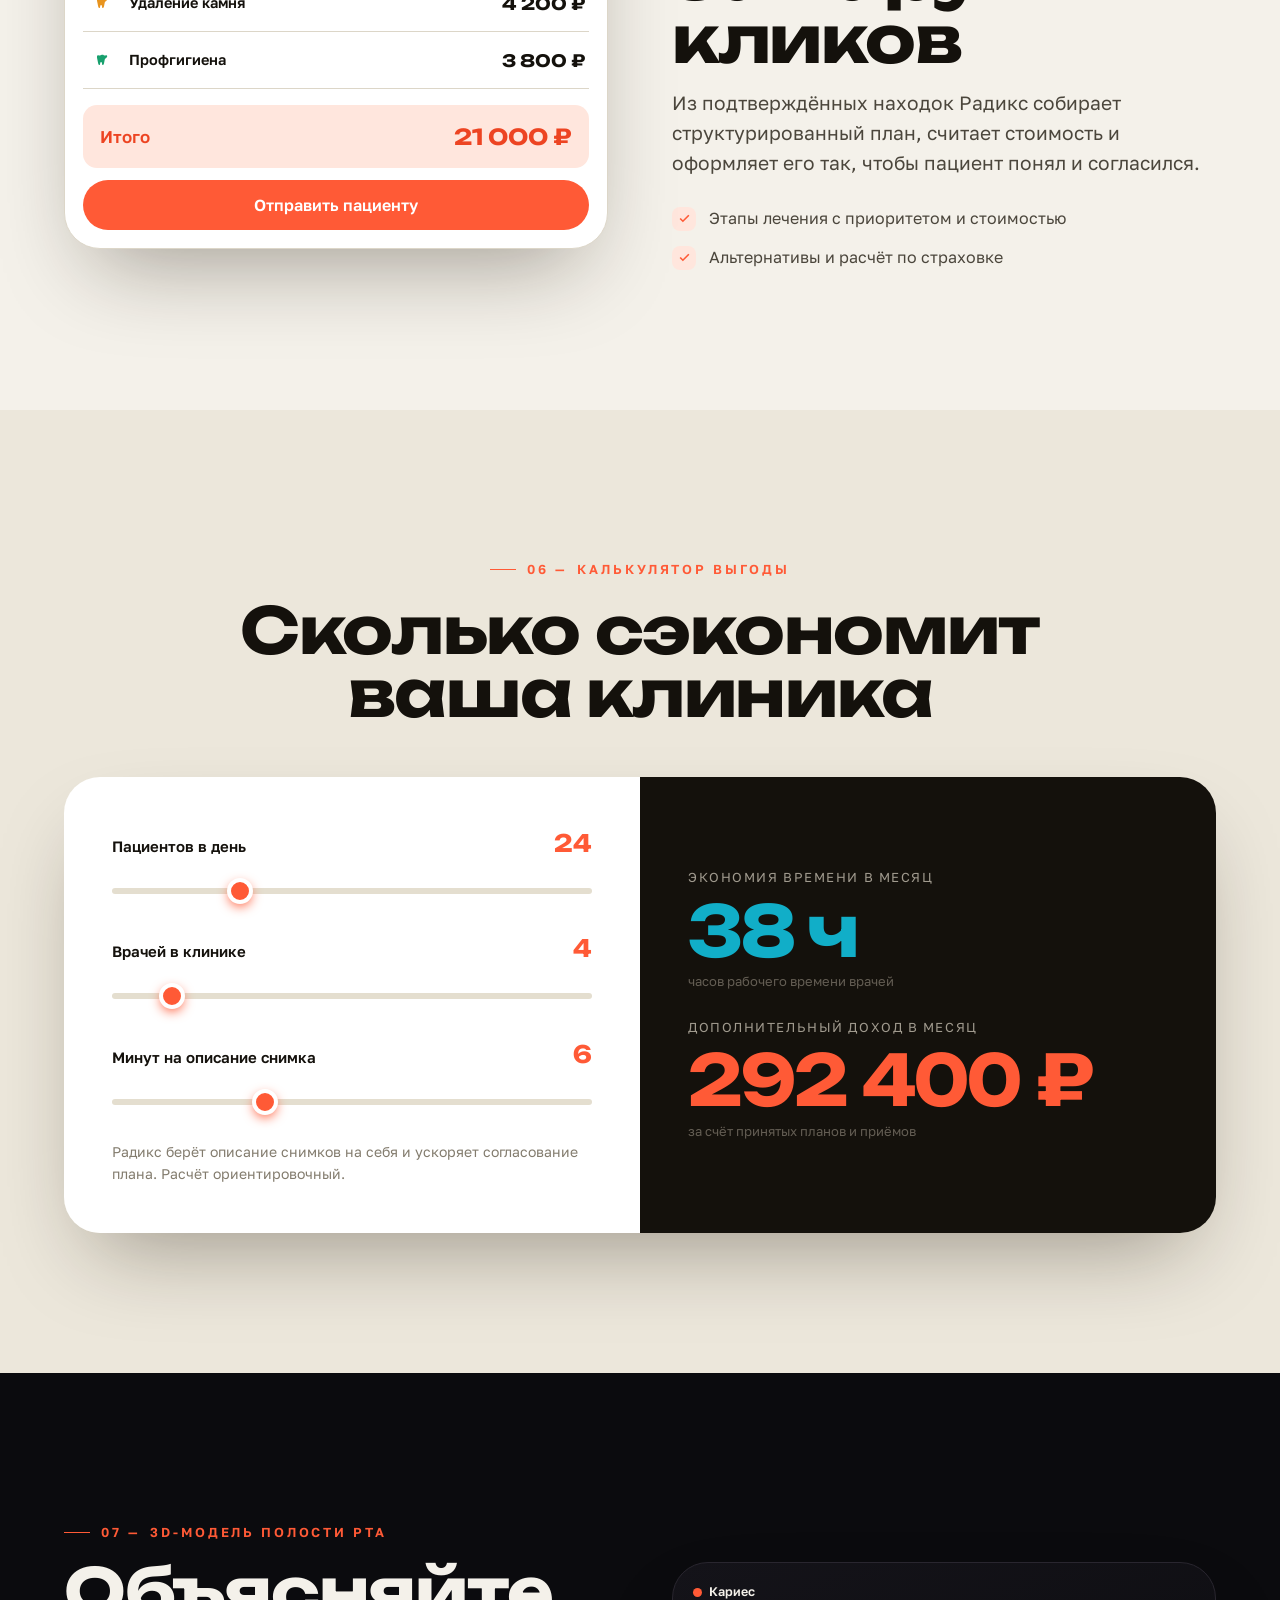
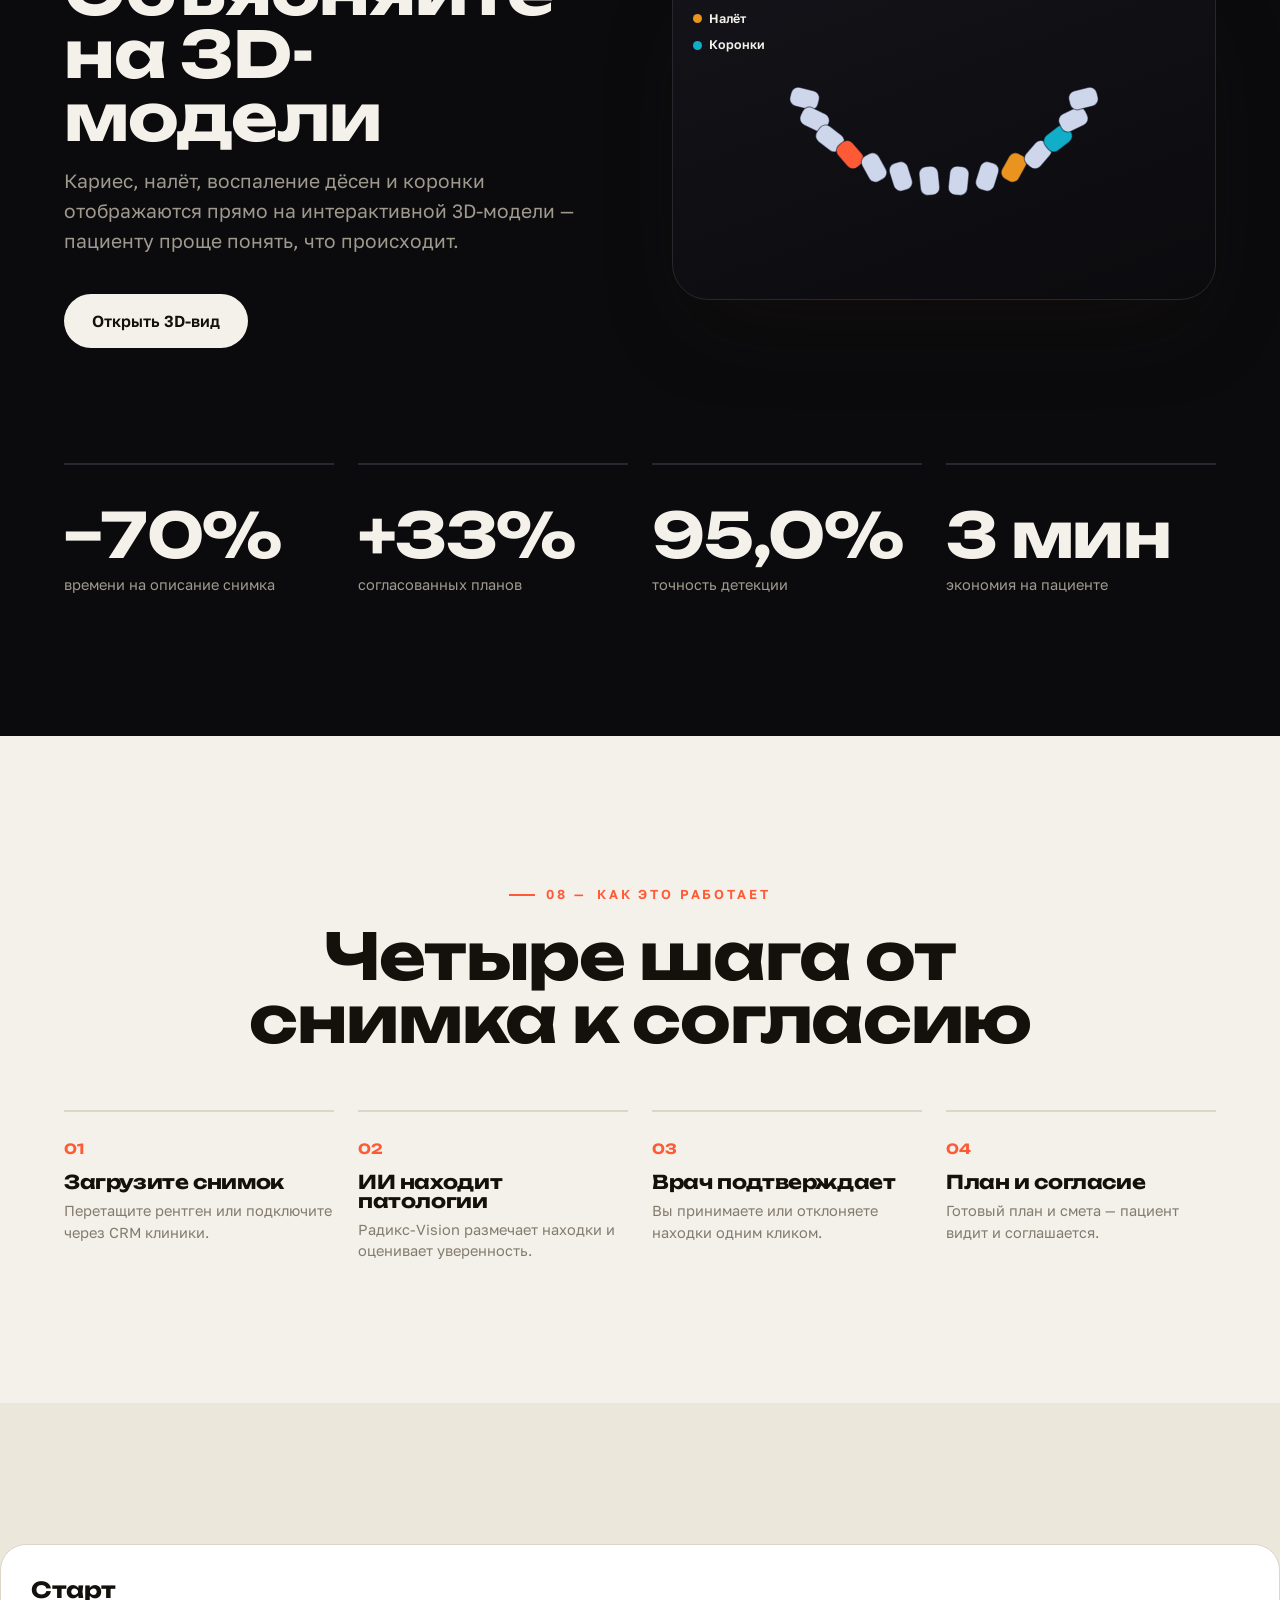
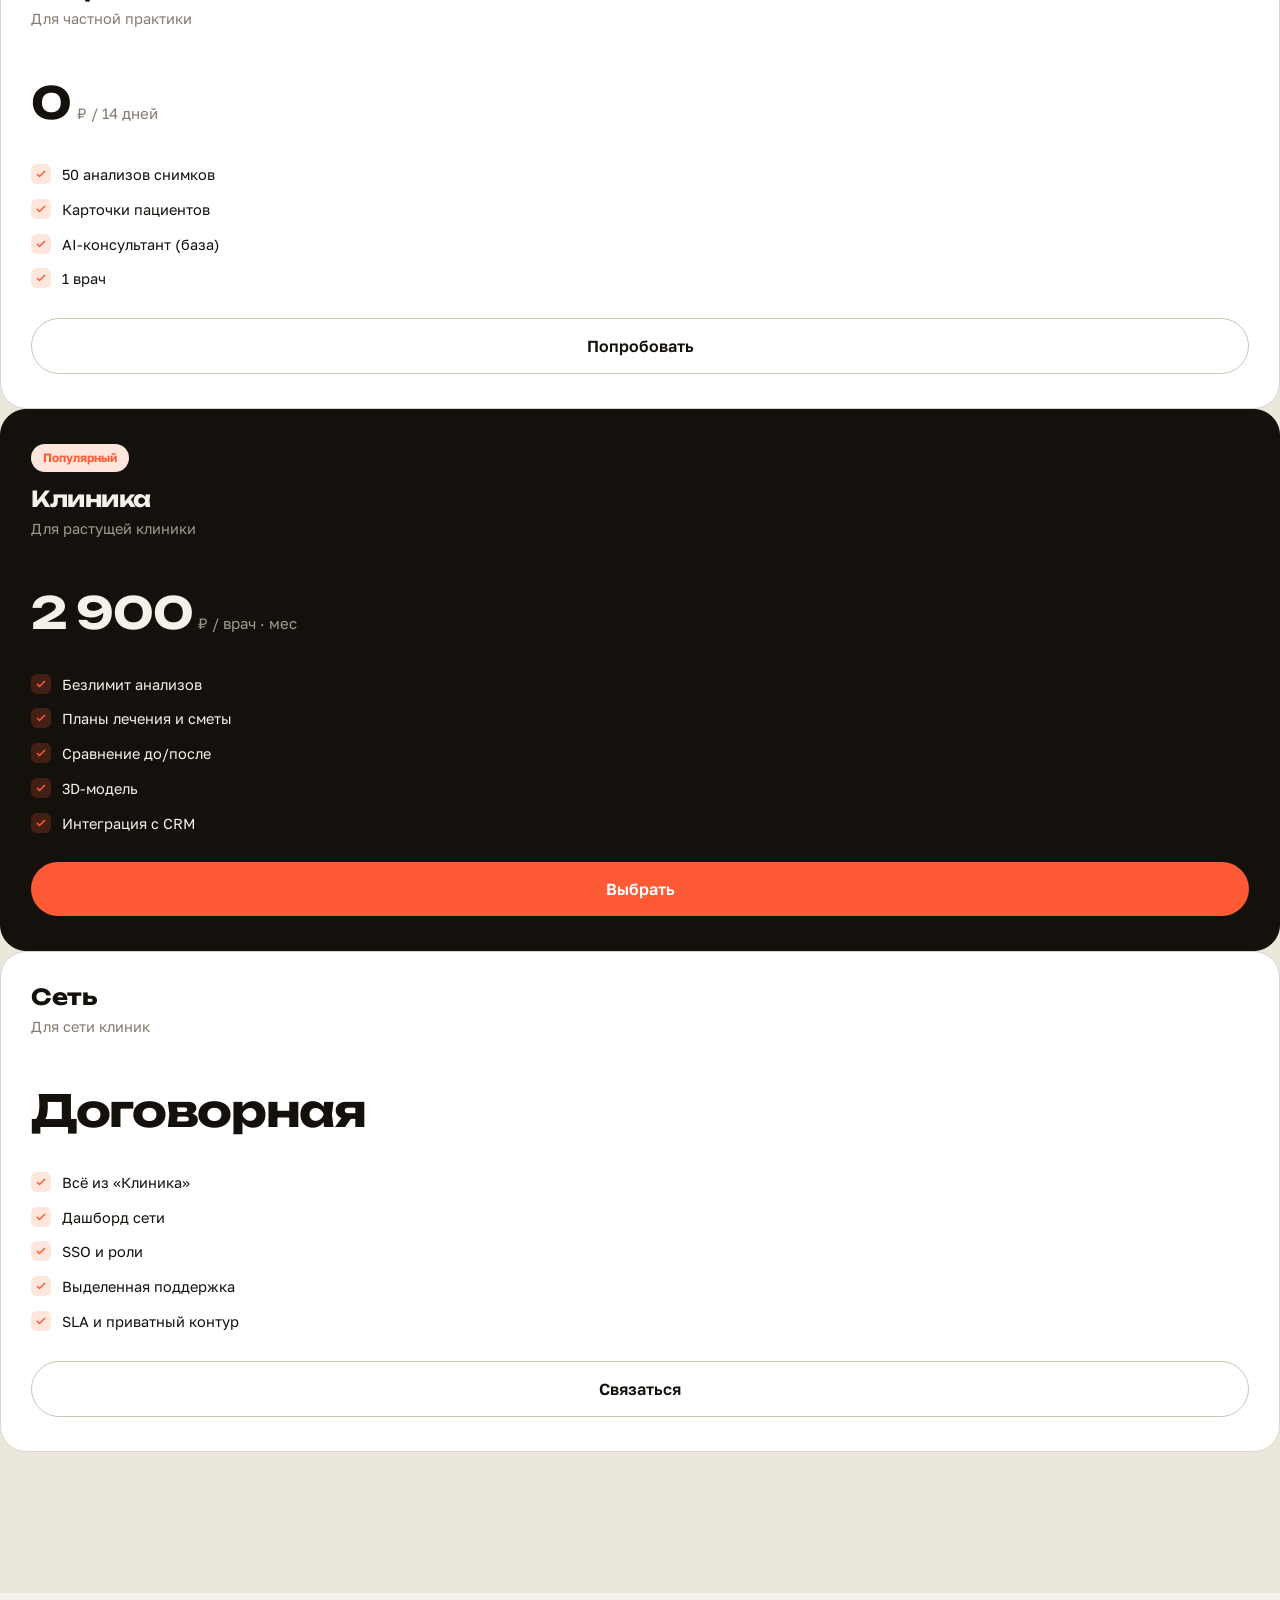
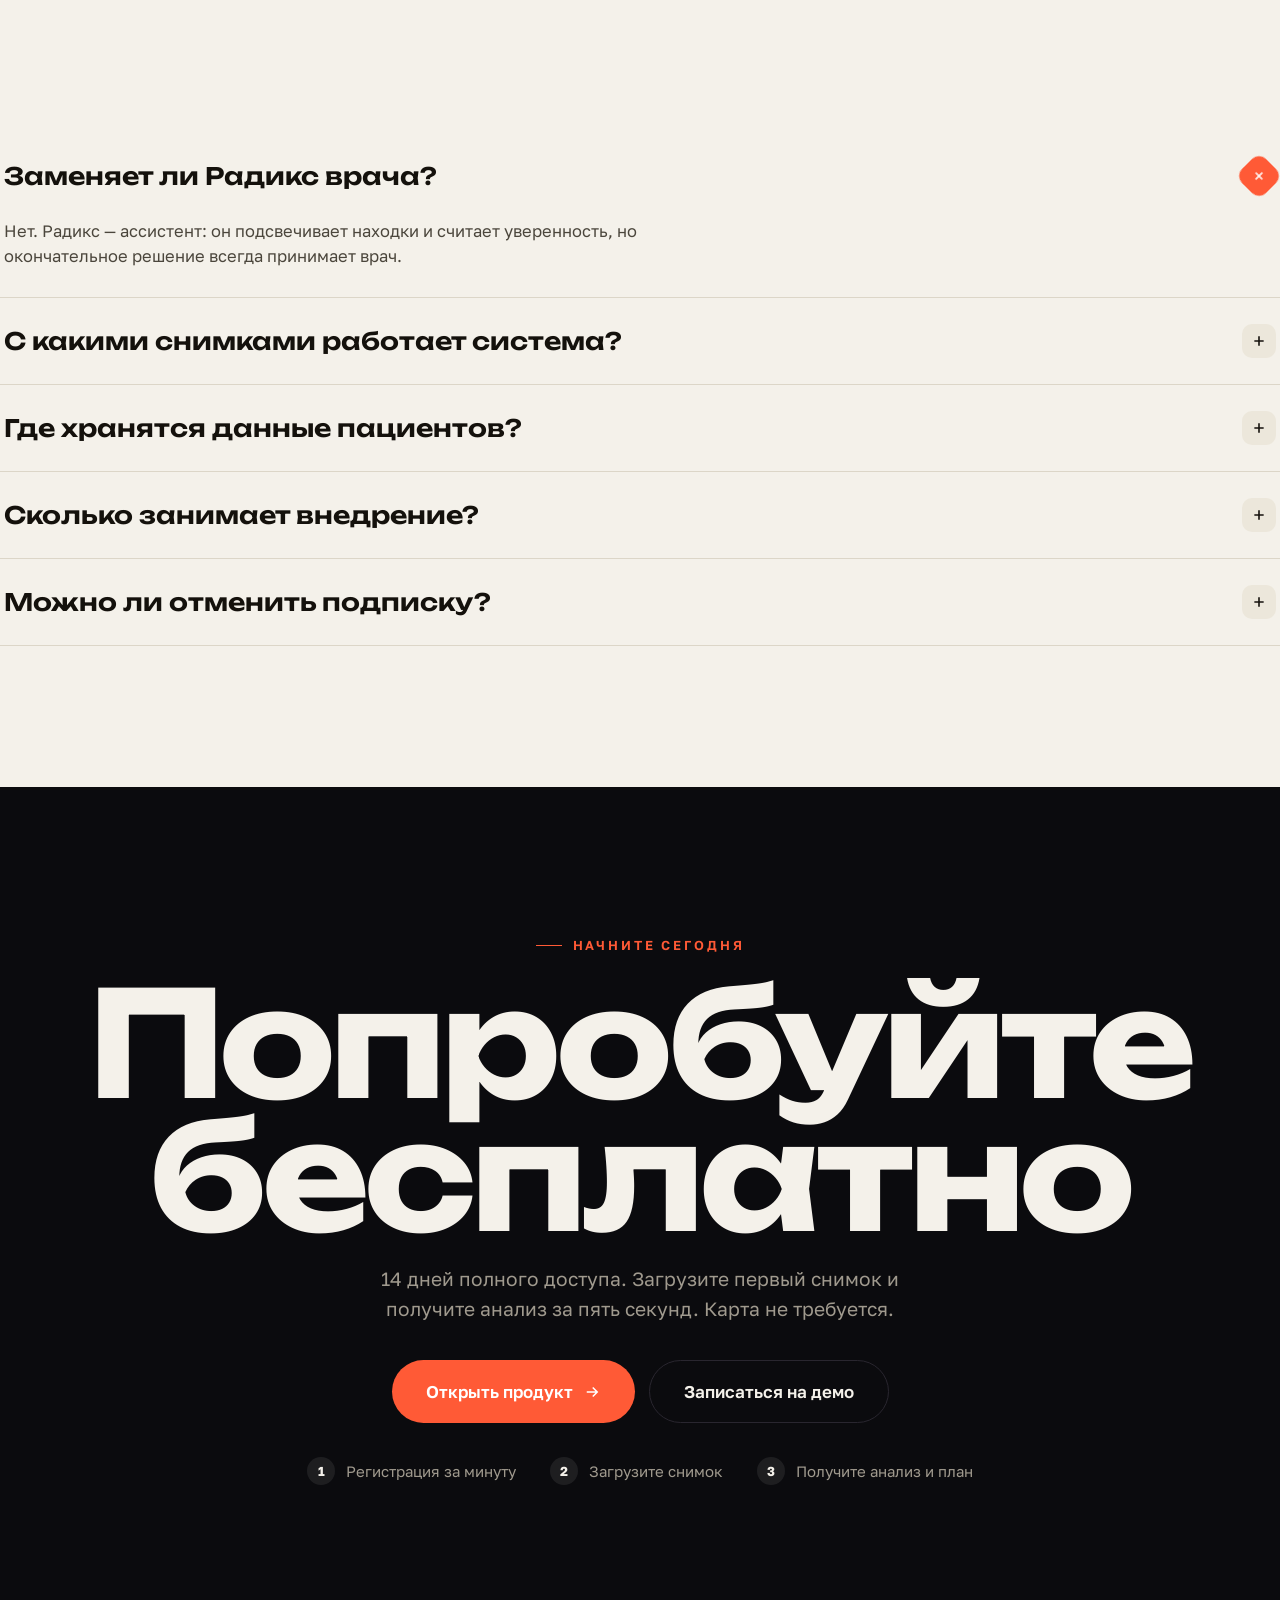
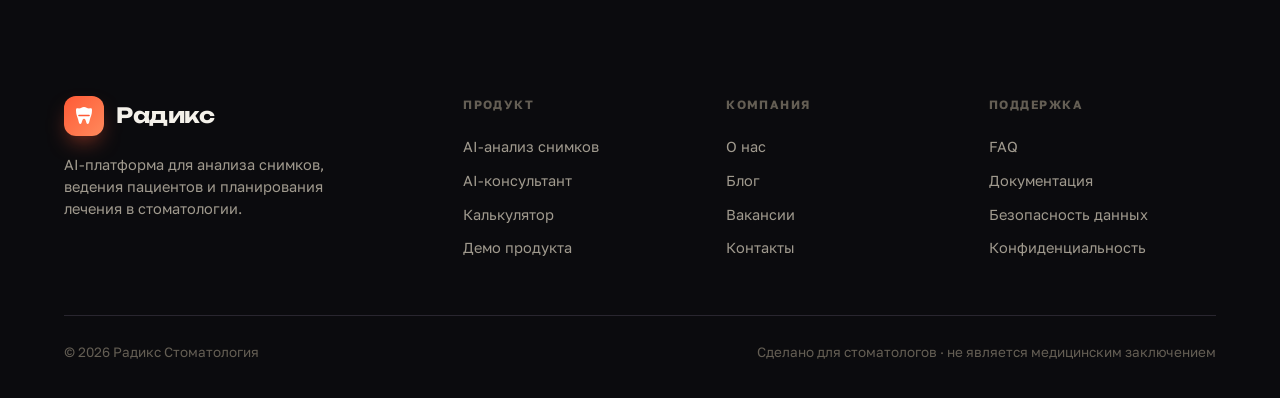
<file: project/Лендинг МВП.html>
<!DOCTYPE html>
<html lang="ru">
<head>
<meta charset="UTF-8">
<meta name="viewport" content="width=device-width, initial-scale=1, viewport-fit=cover">
<title>Радикс — рентген, который думает. AI-платформа для стоматологии</title>
<link rel="preconnect" href="https://fonts.googleapis.com">
<link rel="preconnect" href="https://fonts.gstatic.com" crossorigin>
<link href="https://fonts.googleapis.com/css2?family=Unbounded:wght@500;600;700;800&family=Golos+Text:wght@400;500;600;700&display=swap" rel="stylesheet">
<link rel="stylesheet" href="assets/cine.css">
</head>
<body>

<!-- ============ PRELOADER ============ -->
<div class="preloader" id="preloader">
  <div class="pre-inner">
    <div class="pre-mark"><svg viewBox="0 0 24 24" fill="none"><path d="M12 3c-2.2 0-3 1.4-5 1.4S4 3.6 4 6.5c0 4 1.4 6 2.2 9.2.5 2 .8 4.3 2.3 4.3 1.3 0 1.2-2.4 2-4 .4-.8.8-1.2 1.5-1.2s1.1.4 1.5 1.2c.8 1.6.7 4 2 4 1.5 0 1.8-2.3 2.3-4.3C18.6 12.5 20 10.5 20 6.5 20 3.6 19 4.4 17 4.4S14.2 3 12 3Z" fill="#fff"/><rect x="6.2" y="10.7" width="11.6" height="1.5" rx="0.75" fill="#FF5A36"/></svg></div>
    <div class="pre-row"><span class="pre-label" data-i18n="pre_label">Загрузка · Радикс-Vision</span><span class="pre-pc" id="prePc">0%</span></div>
    <div class="pre-bar"><i id="preBar"></i></div>
    <div class="pre-scan"></div>
  </div>
</div>

<!-- custom cursor -->
<div class="cursor-ring" id="cRing"></div>
<div class="cursor-dot" id="cDot"></div>

<!-- ============ NAV ============ -->
<nav class="nav" id="nav">
  <div class="wrap">
    <a class="brand magnetic" href="#top">
      <span class="brand-mark"><svg viewBox="0 0 24 24" fill="none"><path d="M12 3c-2.2 0-3 1.4-5 1.4S4 3.6 4 6.5c0 4 1.4 6 2.2 9.2.5 2 .8 4.3 2.3 4.3 1.3 0 1.2-2.4 2-4 .4-.8.8-1.2 1.5-1.2s1.1.4 1.5 1.2c.8 1.6.7 4 2 4 1.5 0 1.8-2.3 2.3-4.3C18.6 12.5 20 10.5 20 6.5 20 3.6 19 4.4 17 4.4S14.2 3 12 3Z" fill="#fff"/><rect x="6.2" y="10.7" width="11.6" height="1.5" rx="0.75" fill="#FF5A36"/></svg></span>
      <span><b>Радикс</b><small data-i18n="brand_sub">Стоматология · AI</small></span>
    </a>
    <div class="nav-links">
      <a href="#scan" data-i18n="nav_scan">AI-анализ</a>
      <a href="#pathology" data-i18n="nav_path">Патологии</a>
      <a href="#calc" data-i18n="nav_calc">Калькулятор</a>
      <a href="#pricing" data-i18n="nav_pricing">Тарифы</a>
      <a href="#faq" data-i18n="nav_faq">FAQ</a>
    </div>
    <div class="nav-right">
      <button class="sound-btn magnetic" id="soundBtn" title="Звук" aria-label="sound">
        <svg width="18" height="18" viewBox="0 0 24 24" fill="none" stroke="currentColor" stroke-width="1.8" id="soundIcon"><path d="M11 5 6 9H2v6h4l5 4V5Z"/><path d="M16 9a4 4 0 0 1 0 6" class="wave"/></svg>
      </button>
      <div class="lang" id="lang"><button data-lang="ru" class="active">RU</button><button data-lang="en">EN</button></div>
      <a class="btn btn-out btn-sm magnetic" href="Вход и регистрация.html" style="padding:9px 16px"><span class="lab" data-i18n="nav_login">Войти</span></a>
      <a class="btn btn-coral btn-sm magnetic" href="Вход и регистрация.html#reg"><span class="lab" data-i18n="cta_main">Попробовать бесплатно</span></a>
      <button class="nav-burger magnetic" id="burger"><svg width="20" height="20" viewBox="0 0 24 24" fill="none" stroke="currentColor" stroke-width="2"><path d="M3 6h18M3 12h18M3 18h18"/></svg></button>
    </div>
  </div>
</nav>

<!-- ============ HERO ============ -->
<header class="hero" id="top">
  <div class="hero-bgword" aria-hidden="true">AI</div>
  <div class="wrap">
    <div class="hero-grid">
      <div class="hero-copy">
        <span class="eyebrow reveal" data-i18n="hero_eyebrow">AI-платформа для стоматологии</span>
        <h1 class="hero-h huge">
          <span class="line"><span class="clip-line" data-i18n="hero_l1">Рентген,</span></span>
          <span class="line"><span class="clip-line" data-i18n="hero_l2">который</span></span>
          <span class="line"><span class="clip-line it" data-i18n="hero_l3">думает.</span></span>
        </h1>
        <p class="hero-lead reveal d2" data-i18n="hero_lead">Радикс находит патологии на снимке за секунды, ведёт карточку пациента и собирает план лечения — с искусственным интеллектом в каждом шаге приёма.</p>
        <div class="hero-cta reveal d3">
          <a class="btn btn-coral btn-lg magnetic" href="Продукт МВП.html"><span class="lab" data-i18n="hero_cta1">Открыть продукт</span> <svg class="arr" width="18" height="18" viewBox="0 0 24 24" fill="none" stroke="currentColor" stroke-width="2"><path d="M5 12h14M13 6l6 6-6 6"/></svg></a>
          <a class="btn btn-out btn-lg magnetic" href="#scan"><span class="lab" data-i18n="hero_cta2">Смотреть, как работает</span></a>
        </div>
        <div class="hero-meta reveal d4">
          <div><div class="m-n" data-count="98.2" data-decimals="1" data-suffix="%">98,2%</div><div class="m-l" data-i18n="hero_m1">точность детекции находок</div></div>
          <div><div class="m-n">&lt;5 <span style="font-size:18px" data-i18n="sec">сек</span></div><div class="m-l" data-i18n="hero_m2">на анализ одного снимка</div></div>
          <div><div class="m-n" data-count="34" data-prefix="+" data-suffix="%">+34%</div><div class="m-l" data-i18n="hero_m3">принятых планов лечения</div></div>
        </div>
      </div>
      <div class="hero-visual">
        <div class="tooth3d-wrap" id="tooth3dWrap">
          <div class="t-orbit"></div><div class="t-orbit b"></div>
          <div class="tooth3d" id="tooth3d"></div>
          <div class="t-node n1 reveal d2"><i style="background:var(--coral)"></i><span data-i18n="tn1">Кариес · 94%</span></div>
          <div class="t-node n2 reveal d3"><i style="background:var(--warn)"></i><span data-i18n="tn2">Камень · 81%</span></div>
          <div class="t-node n3 reveal d4"><i style="background:var(--cyan)"></i><span data-i18n="tn3">Пломба · 99%</span></div>
        </div>
      </div>
    </div>
  </div>
  <div class="scroll-cue"><span data-i18n="scroll">Скролл</span><span class="ln"></span></div>
</header>

<!-- ============ STICKY SCAN SEQUENCE ============ -->
<section class="scan-seq" id="scan">
  <div class="scan-sticky">
    <div class="scan-copy">
      <span class="eyebrow od" data-i18n="scan_eyebrow">AI-анализ снимка · в реальном времени</span>
      <div class="scan-step" id="scanSteps"></div>
      <div class="scan-progress" id="scanProg"></div>
    </div>
    <div class="scan-film-wrap">
      <div class="scan-film" id="scanFilm">
        <svg class="arch" id="scanArch" viewBox="0 0 680 510" preserveAspectRatio="xMidYMid slice"></svg>
        <div class="grade" id="scanGrade"></div>
        <div class="scan-line2" id="scanLine"></div>
        <div id="scanDets"></div>
      </div>
    </div>
  </div>
</section>

<!-- ============ MARQUEE ============ -->
<section class="section cream2" style="padding-block:46px">
  <div class="wrap" style="text-align:center;margin-bottom:26px"><span class="eyebrow b" style="justify-content:center" data-i18n="logos_label">Нам доверяют клиники и частные практики</span></div>
  <div class="marquee"><div class="marquee-track" id="marquee"></div></div>
</section>

<!-- ============ PATHOLOGY + INTERACTIVE TOOTH CHART ============ -->
<section class="section" id="pathology">
  <div class="wrap">
    <div class="sec-head reveal" style="margin-bottom:54px">
      <span class="eyebrow">01 — <span data-i18n="path_eyebrow">Распознавание патологий</span></span>
      <h2 class="h2" data-i18n="path_h">Нажмите на зуб — посмотрите,<br>что видит ИИ</h2>
    </div>
    <div class="tcwrap">
      <div class="tchart reveal" id="toothChart"></div>
      <div class="tinfo reveal d2" id="toothInfo"></div>
    </div>
  </div>
</section>

<!-- ============ BEFORE / AFTER (dark) ============ -->
<section class="section dark" id="compare">
  <div class="wrap">
    <div class="frow">
      <div class="frow-copy reveal">
        <span class="eyebrow">02 — <span data-i18n="ba_eyebrow">Сравнение до / после</span></span>
        <h2 class="h2" data-i18n="ba_h">Динамика лечения,<br>которую видно сразу</h2>
        <p class="lead" data-i18n="ba_p">Сопоставляйте снимки разных визитов одним движением. Переключайтесь между клиническими случаями и показывайте пациенту результат наглядно.</p>
        <div class="ba-tabs" id="baTabs"></div>
      </div>
      <div class="frow-media reveal d2">
        <div class="ba" id="ba">
          <div class="lay before"><svg class="arch" id="baBefore" viewBox="0 0 680 430" preserveAspectRatio="xMidYMid slice"></svg></div>
          <div class="lay after"><svg class="arch" id="baAfter" viewBox="0 0 680 430" preserveAspectRatio="xMidYMid slice"></svg></div>
          <div class="tg l" id="baTagL">До</div><div class="tg r" id="baTagR">После</div>
          <div class="hd" id="baHd"><div class="kb"><svg width="20" height="20" viewBox="0 0 24 24" fill="none" stroke="currentColor" stroke-width="2"><path d="m9 7-5 5 5 5M15 7l5 5-5 5"/></svg></div></div>
        </div>
      </div>
    </div>
  </div>
</section>

<!-- ============ PATIENT CARD ============ -->
<section class="section">
  <div class="wrap">
    <div class="frow flip">
      <div class="frow-copy reveal">
        <span class="eyebrow">03 — <span data-i18n="pt_eyebrow">Карточка пациента</span></span>
        <h2 class="h2" data-i18n="pt_h">Вся история пациента —<br>в одном месте</h2>
        <p class="lead" data-i18n="pt_p">Снимки, находки, планы, визиты и переписка в единой карточке. Передача пациента между врачами — без потери контекста.</p>
        <ul class="flist">
          <li><span class="tk"><svg viewBox="0 0 24 24" fill="none" stroke="currentColor" stroke-width="3"><path d="M20 6 9 17l-5-5"/></svg></span><span data-i18n="pt_l1">Зубная формула с историей по каждому зубу</span></li>
          <li><span class="tk"><svg viewBox="0 0 24 24" fill="none" stroke="currentColor" stroke-width="3"><path d="M20 6 9 17l-5-5"/></svg></span><span data-i18n="pt_l2">Таймлайн визитов и выполненных работ</span></li>
          <li><span class="tk"><svg viewBox="0 0 24 24" fill="none" stroke="currentColor" stroke-width="3"><path d="M20 6 9 17l-5-5"/></svg></span><span data-i18n="pt_l3">Согласия, документы и фото в один клик</span></li>
        </ul>
      </div>
      <div class="frow-media reveal d2"><div class="media mock" id="patientMock"></div></div>
    </div>
  </div>
</section>

<!-- ============ AI ASSISTANT (dark) ============ -->
<section class="section dark" id="assistant">
  <div class="wrap">
    <div class="frow">
      <div class="frow-copy reveal">
        <span class="eyebrow">04 — <span data-i18n="as_eyebrow">AI-консультант</span></span>
        <h2 class="h2" data-i18n="as_h">Спросите ИИ —<br>он знает пациента</h2>
        <p class="lead" data-i18n="as_p">Встроенный ассистент опирается на снимки и историю: предложит диагноз, подскажет протокол и поможет объяснить лечение простыми словами.</p>
        <ul class="flist">
          <li><span class="tk"><svg viewBox="0 0 24 24" fill="none" stroke="currentColor" stroke-width="3"><path d="M20 6 9 17l-5-5"/></svg></span><span data-i18n="as_l1">Ответы со ссылкой на находки на снимке</span></li>
          <li><span class="tk"><svg viewBox="0 0 24 24" fill="none" stroke="currentColor" stroke-width="3"><path d="M20 6 9 17l-5-5"/></svg></span><span data-i18n="as_l2">Объяснение для пациента и для врача — в один тап</span></li>
        </ul>
      </div>
      <div class="frow-media reveal d2">
        <div class="media mock" style="background:#fff">
          <div class="mock-bar"><i></i><i></i><i></i><span class="mt" data-i18n="as_mock">Радикс Ассистент</span></div>
          <div class="chat" id="chatDemo"></div>
          <div class="chat-in"><span class="cif" data-i18n="as_input">Спросите про снимок пациента…</span><span class="cis"><svg width="17" height="17" viewBox="0 0 24 24" fill="currentColor"><path d="m3 3 18 9-18 9 4-9-4-9Z"/></svg></span></div>
        </div>
      </div>
    </div>
  </div>
</section>

<!-- ============ PLANS ============ -->
<section class="section">
  <div class="wrap">
    <div class="frow flip">
      <div class="frow-copy reveal">
        <span class="eyebrow">05 — <span data-i18n="pl_eyebrow">Планы лечения и сметы</span></span>
        <h2 class="h2" data-i18n="pl_h">План и смета —<br>за пару кликов</h2>
        <p class="lead" data-i18n="pl_p">Из подтверждённых находок Радикс собирает структурированный план, считает стоимость и оформляет его так, чтобы пациент понял и согласился.</p>
        <ul class="flist">
          <li><span class="tk"><svg viewBox="0 0 24 24" fill="none" stroke="currentColor" stroke-width="3"><path d="M20 6 9 17l-5-5"/></svg></span><span data-i18n="pl_l1">Этапы лечения с приоритетом и стоимостью</span></li>
          <li><span class="tk"><svg viewBox="0 0 24 24" fill="none" stroke="currentColor" stroke-width="3"><path d="M20 6 9 17l-5-5"/></svg></span><span data-i18n="pl_l2">Альтернативы и расчёт по страховке</span></li>
        </ul>
      </div>
      <div class="frow-media reveal d2"><div class="media mock" id="planMock"></div></div>
    </div>
  </div>
</section>

<!-- ============ CALCULATOR ============ -->
<section class="section cream2" id="calc">
  <div class="wrap">
    <div class="sec-head center reveal" style="margin-bottom:52px">
      <span class="eyebrow" style="justify-content:center">06 — <span data-i18n="calc_eyebrow">Калькулятор выгоды</span></span>
      <h2 class="h2" data-i18n="calc_h">Сколько сэкономит ваша клиника</h2>
    </div>
    <div class="calc reveal">
      <div class="calc-in">
        <div class="calc-field">
          <div class="cf-top"><span class="cf-l" data-i18n="calc_f1">Пациентов в день</span><span class="cf-v" id="calcV1">24</span></div>
          <input type="range" class="range" id="calcR1" min="5" max="80" value="24">
        </div>
        <div class="calc-field">
          <div class="cf-top"><span class="cf-l" data-i18n="calc_f2">Врачей в клинике</span><span class="cf-v" id="calcV2">4</span></div>
          <input type="range" class="range" id="calcR2" min="1" max="30" value="4">
        </div>
        <div class="calc-field">
          <div class="cf-top"><span class="cf-l" data-i18n="calc_f3">Минут на описание снимка</span><span class="cf-v" id="calcV3">6</span></div>
          <input type="range" class="range" id="calcR3" min="2" max="15" value="6">
        </div>
        <p class="lead" style="font-size:14px;color:var(--ink-3)" data-i18n="calc_note">Радикс берёт описание снимков на себя и ускоряет согласование плана. Расчёт ориентировочный.</p>
      </div>
      <div class="calc-out">
        <div class="co-item"><div class="co-l" data-i18n="calc_o1">Экономия времени в месяц</div><div class="co-n cyan" id="calcOut1">— ч</div><div class="co-s" data-i18n="calc_o1s">часов рабочего времени врачей</div></div>
        <div class="co-item"><div class="co-l" data-i18n="calc_o2">Дополнительный доход в месяц</div><div class="co-n coral" id="calcOut2">— ₽</div><div class="co-s" data-i18n="calc_o2s">за счёт принятых планов и приёмов</div></div>
      </div>
    </div>
  </div>
</section>

<!-- ============ 3D MODEL + METRICS (dark) ============ -->
<section class="section dark" id="model3d">
  <div class="wrap">
    <div class="frow">
      <div class="frow-copy reveal">
        <span class="eyebrow">07 — <span data-i18n="td_eyebrow">3D-модель полости рта</span></span>
        <h2 class="h2" data-i18n="td_h">Объясняйте<br>на 3D-модели</h2>
        <p class="lead" data-i18n="td_p">Кариес, налёт, воспаление дёсен и коронки отображаются прямо на интерактивной 3D-модели — пациенту проще понять, что происходит.</p>
        <div class="hero-cta"><a class="btn btn-light magnetic" href="Продукт МВП.html"><span class="lab" data-i18n="td_cta">Открыть 3D-вид</span></a></div>
      </div>
      <div class="frow-media reveal d2" id="model3dMock"></div>
    </div>
    <div class="steps" id="metrics" style="margin-top:clamp(70px,9vw,120px)"></div>
  </div>
</section>

<!-- ============ WORKFLOW ============ -->
<section class="section" id="workflow">
  <div class="wrap">
    <div class="sec-head center reveal">
      <span class="eyebrow" style="justify-content:center">08 — <span data-i18n="wf_eyebrow">Как это работает</span></span>
      <h2 class="h2" data-i18n="wf_h">Четыре шага от снимка к согласию</h2>
    </div>
    <div class="steps" id="steps"></div>
  </div>
</section>

<!-- ============ PRICING ============ -->
<section class="section cream2" id="pricing">
  <div class="wrap">
    <div class="sec-head center reveal">
      <span class="eyebrow" style="justify-content:center">09 — <span data-i18n="pr_eyebrow">Тарифы</span></span>
      <h2 class="h2" data-i18n="pr_h">Начните бесплатно,<br>растите с клиникой</h2>
      <p class="lead" data-i18n="pr_p">Без привязки оборудования. Оплата за активных врачей. Отмена в любой момент.</p>
    </div>
    <div class="pricing" id="pricing"></div>
  </div>
</section>

<!-- ============ FAQ ============ -->
<section class="section" id="faq">
  <div class="wrap">
    <div class="sec-head center reveal">
      <span class="eyebrow" style="justify-content:center">10 — <span data-i18n="fq_eyebrow">Вопросы</span></span>
      <h2 class="h2" data-i18n="fq_h">Частые вопросы</h2>
    </div>
    <div class="faq" id="faq"></div>
  </div>
</section>

<!-- ============ FINAL CTA ============ -->
<section class="section dark final" id="cta">
  <div class="wrap">
    <span class="eyebrow" style="justify-content:center" data-i18n="cta_eyebrow">Начните сегодня</span>
    <h2 class="huge" data-i18n="cta_h">Попробуйте<br>бесплатно</h2>
    <p class="lead" style="max-width:560px;margin:0 auto" data-i18n="cta_p">14 дней полного доступа. Загрузите первый снимок и получите анализ за пять секунд. Карта не требуется.</p>
    <div class="hero-cta" style="justify-content:center;margin-top:36px">
      <a class="btn btn-coral btn-lg magnetic" href="Вход и регистрация.html#reg"><span class="lab" data-i18n="cta_b1">Открыть продукт</span> <svg class="arr" width="18" height="18" viewBox="0 0 24 24" fill="none" stroke="currentColor" stroke-width="2"><path d="M5 12h14M13 6l6 6-6 6"/></svg></a>
      <a class="btn btn-od btn-lg magnetic" href="#"><span class="lab" data-i18n="cta_b2">Записаться на демо</span></a>
    </div>
    <div class="final-steps">
      <div class="final-step"><b>1</b><span data-i18n="cta_s1">Регистрация за минуту</span></div>
      <div class="final-step"><b>2</b><span data-i18n="cta_s2">Загрузите снимок</span></div>
      <div class="final-step"><b>3</b><span data-i18n="cta_s3">Получите анализ и план</span></div>
    </div>
  </div>
</section>

<!-- ============ FOOTER ============ -->
<footer class="footer">
  <div class="wrap">
    <div class="footer-grid">
      <div class="footer-brand">
        <a class="brand" href="#top"><span class="brand-mark"><svg viewBox="0 0 24 24" fill="none"><path d="M12 3c-2.2 0-3 1.4-5 1.4S4 3.6 4 6.5c0 4 1.4 6 2.2 9.2.5 2 .8 4.3 2.3 4.3 1.3 0 1.2-2.4 2-4 .4-.8.8-1.2 1.5-1.2s1.1.4 1.5 1.2c.8 1.6.7 4 2 4 1.5 0 1.8-2.3 2.3-4.3C18.6 12.5 20 10.5 20 6.5 20 3.6 19 4.4 17 4.4S14.2 3 12 3Z" fill="#fff"/><rect x="6.2" y="10.7" width="11.6" height="1.5" rx="0.75" fill="#FF5A36"/></svg></span><span><b style="color:var(--on-dark)">Радикс</b></span></a>
        <p data-i18n="foot_about">AI-платформа для анализа снимков, ведения пациентов и планирования лечения в стоматологии.</p>
      </div>
      <div class="footer-col"><h5 data-i18n="foot_product">Продукт</h5>
        <a href="#scan" data-i18n="foot_p1">AI-анализ снимков</a><a href="#assistant" data-i18n="foot_p2">AI-консультант</a><a href="#calc" data-i18n="foot_p3">Калькулятор</a><a href="Продукт МВП.html" data-i18n="foot_p4">Демо продукта</a></div>
      <div class="footer-col"><h5 data-i18n="foot_company">Компания</h5>
        <a href="#" data-i18n="foot_c1">О нас</a><a href="#" data-i18n="foot_c2">Блог</a><a href="#" data-i18n="foot_c3">Вакансии</a><a href="#" data-i18n="foot_c4">Контакты</a></div>
      <div class="footer-col"><h5 data-i18n="foot_legal">Поддержка</h5>
        <a href="#faq" data-i18n="foot_l1">FAQ</a><a href="#" data-i18n="foot_l2">Документация</a><a href="#" data-i18n="foot_l3">Безопасность данных</a><a href="#" data-i18n="foot_l4">Конфиденциальность</a></div>
    </div>
    <div class="footer-bot"><span>© 2026 Радикс Стоматология</span><span data-i18n="foot_made">Сделано для стоматологов · не является медицинским заключением</span></div>
  </div>
</footer>

<script src="assets/cine.js"></script>
</body>
</html>

<style id="__om-edit-overrides">
#tooth3d >div:nth-child(16) >svg { height: 14px !important }
#tooth3d >div:nth-child(16) >svg { height: 14px !important }
#tooth3d >div:nth-child(16) >svg { height: 14px !important }
#tooth3d >div:nth-child(16) >svg { height: 20000px !important }
#tooth3d >div:nth-child(16) >svg { height: 20000px !important }
#tooth3d >div:nth-child(16) >svg { height: 20px !important }
#tooth3d >div:nth-child(16) >svg { height: 149px !important }
#tooth3d >div:nth-child(11) { width: 2px !important }
#tooth3d >div:nth-child(11) { width: 39999px !important }
#tooth3d >div:nth-child(11) { width: 39px !important }
#tooth3d >div:nth-child(11) { width: 3px !important }
#tooth3d >div:nth-child(11) { width: 251px !important }
</style>
</file>
<file: project/assets/cine.css>
/* ============================================================
   МВП — Cinematic Landing (editorial · cream · coral+blue)
   Fonts: Unbounded (display) + Golos Text (UI)
   ============================================================ */
:root {
  --paper: #F4F1EA;
  --paper-2: #ECE7DB;
  --paper-3: #E4DECF;
  --ink: #14110C;
  --ink-2: #4B463C;
  --ink-3: #837C6E;
  --ink-4: #A8A192;
  --line: #DCD6C8;
  --line-2: #CBC4B2;

  --coral: #FF5A36;
  --coral-600: #ED4422;
  --coral-soft: #FFE6DD;
  --blue: #2F4BF0;
  --blue-600: #2138D6;
  --blue-soft: #E6EAFF;
  --cyan: #11AEC8;
  --cyan-soft: #DBF4F8;
  --good: #18A06E;
  --warn: #E8941F;

  --dark: #0B0B0E;
  --dark-2: #141319;
  --dark-3: #201E28;
  --on-dark: #F4F1EA;
  --on-dark-2: #A09A8E;
  --on-dark-3: #645E54;
  --line-dark: #29262F;

  --r-sm: 12px; --r-md: 18px; --r-lg: 26px; --r-xl: 36px; --r-pill: 999px;
  --display: "Unbounded", system-ui, sans-serif;
  --ui: "Golos Text", system-ui, sans-serif;
  --maxw: 1280px;
  --gutter: clamp(22px, 5vw, 80px);
  --ease: cubic-bezier(.22,.61,.18,1);
  --sh-md: 0 20px 50px -22px rgba(30,20,8,.34);
  --sh-lg: 0 40px 90px -30px rgba(30,20,8,.40);
}

* { margin: 0; padding: 0; box-sizing: border-box; }
html { scroll-behavior: smooth; -webkit-text-size-adjust: 100%; }
body {
  font-family: var(--ui);
  background: var(--paper);
  color: var(--ink);
  line-height: 1.5;
  font-size: 17px;
  -webkit-font-smoothing: antialiased;
  overflow-x: hidden;
}
h1,h2,h3,h4 { font-family: var(--display); font-weight: 700; line-height: .98; letter-spacing: -.02em; }
a { color: inherit; text-decoration: none; }
img, svg { display: block; max-width: 100%; }
button { font-family: inherit; cursor: pointer; border: none; background: none; }
::selection { background: var(--coral); color: #fff; }

.wrap { max-width: var(--maxw); margin: 0 auto; padding-inline: var(--gutter); }
.huge { font-size: clamp(54px, 11.5vw, 168px); line-height: .9; letter-spacing: -.035em; }
.h1 { font-size: clamp(40px, 7vw, 104px); }
.h2 { font-size: clamp(32px, 5vw, 68px); }
.h3 { font-size: clamp(24px, 3vw, 40px); }
.lead { font-family: var(--ui); font-size: clamp(17px, 1.5vw, 21px); line-height: 1.55; color: var(--ink-2); }

.eyebrow { font-family: var(--ui); font-weight: 600; font-size: 13px; letter-spacing: .22em; text-transform: uppercase; color: var(--coral); display: inline-flex; align-items: center; gap: 11px; }
.eyebrow::before { content: ""; width: 26px; height: 1.5px; background: var(--coral); }
.eyebrow.b { color: var(--blue); } .eyebrow.b::before { background: var(--blue); }
.on-dark .eyebrow, .eyebrow.od { color: var(--coral); }

/* ============ PRELOADER ============ */
.preloader { position: fixed; inset: 0; z-index: 9999; background: var(--dark); display: grid; place-items: center; transition: transform 1s var(--ease); }
.preloader.done { transform: translateY(-100%); }
.pre-inner { text-align: center; width: min(420px, 80vw); }
.pre-mark { width: 64px; height: 64px; margin: 0 auto 26px; border-radius: 18px; background: linear-gradient(135deg, var(--coral), #ff8a5c); display: grid; place-items: center; box-shadow: 0 0 50px -8px var(--coral); animation: prePulse 1.6s var(--ease) infinite; }
.pre-mark svg { width: 36px; height: 36px; }
@keyframes prePulse { 0%,100%{ transform: scale(1) } 50%{ transform: scale(1.08) } }
.pre-bar { height: 2px; background: var(--line-dark); border-radius: 99px; overflow: hidden; margin-top: 6px; }
.pre-bar > i { display: block; height: 100%; width: 0; background: linear-gradient(90deg, var(--coral), var(--cyan)); }
.pre-row { display: flex; justify-content: space-between; align-items: baseline; margin-bottom: 14px; }
.pre-label { font-family: var(--ui); font-size: 12px; letter-spacing: .16em; text-transform: uppercase; color: var(--on-dark-2); }
.pre-pc { font-family: var(--display); font-weight: 700; font-size: 26px; color: var(--on-dark); font-variant-numeric: tabular-nums; }
.pre-scan { position: relative; height: 64px; margin-top: 22px; border-radius: 12px; overflow: hidden; background: radial-gradient(120% 120% at 50% 30%, #1c2440, #0a0d18); }
.pre-scan::after { content: ""; position: absolute; top: 0; bottom: 0; width: 30%; background: linear-gradient(90deg, transparent, rgba(120,190,255,.5), transparent); animation: preSweep 1.1s linear infinite; }
@keyframes preSweep { from { left: -30% } to { left: 100% } }

/* ============ CUSTOM CURSOR ============ */
@media (hover: hover) and (pointer: fine) {
  body.cursor-on, body.cursor-on * { cursor: none !important; }
}
.cursor-dot, .cursor-ring { position: fixed; top: 0; left: 0; z-index: 9998; pointer-events: none; border-radius: 50%; mix-blend-mode: difference; will-change: transform; }
.cursor-dot { width: 7px; height: 7px; background: #fff; transform: translate(-50%,-50%); }
.cursor-ring { width: 38px; height: 38px; border: 1.5px solid #fff; transform: translate(-50%,-50%); transition: width .25s var(--ease), height .25s var(--ease), opacity .25s; }
.cursor-ring.hover { width: 62px; height: 62px; background: rgba(255,255,255,.08); }
.cursor-ring.down { width: 30px; height: 30px; }
.cursor-hidden { opacity: 0; }

/* ============ BUTTONS ============ */
.btn { display: inline-flex; align-items: center; justify-content: center; gap: 10px; font-family: var(--ui); font-weight: 600; font-size: 16px; border-radius: var(--r-pill); padding: 15px 28px; transition: transform .3s var(--ease), background .3s, color .3s, box-shadow .3s; white-space: nowrap; position: relative; overflow: hidden; }
.btn .lab { position: relative; z-index: 2; display: inline-flex; align-items: center; gap: 10px; }
.btn-coral { background: var(--coral); color: #fff; }
.btn-coral:hover { background: var(--coral-600); box-shadow: 0 20px 40px -16px var(--coral); }
.btn-ink { background: var(--ink); color: var(--paper); }
.btn-ink:hover { background: #2a251c; }
.btn-out { border: 1.5px solid var(--line-2); color: var(--ink); }
.btn-out:hover { border-color: var(--ink); }
.btn-light { background: var(--paper); color: var(--ink); }
.btn-light:hover { background: #fff; }
.btn-od { border: 1.5px solid var(--line-dark); color: var(--on-dark); }
.btn-od:hover { border-color: var(--on-dark); background: rgba(255,255,255,.05); }
.btn-lg { padding: 18px 34px; font-size: 17px; }
.btn-sm { padding: 10px 18px; font-size: 14px; }
.btn .arr { transition: transform .35s var(--ease); }
.btn:hover .arr { transform: translateX(4px); }

/* ============ NAV ============ */
.nav { position: fixed; top: 0; left: 0; right: 0; z-index: 1000; height: 76px; display: flex; align-items: center; transition: background .4s, border-color .4s, backdrop-filter .4s; border-bottom: 1px solid transparent; }
.nav.solid { background: rgba(244,241,234,.8); backdrop-filter: blur(20px) saturate(160%); border-bottom-color: var(--line); }
.nav .wrap { display: flex; align-items: center; justify-content: space-between; width: 100%; max-width: 1360px; }
.brand { display: flex; align-items: center; gap: 12px; }
.brand-mark { width: 40px; height: 40px; border-radius: 12px; background: linear-gradient(135deg, var(--coral), #ff8a5c); display: grid; place-items: center; box-shadow: 0 10px 24px -10px var(--coral); }
.brand-mark svg { width: 24px; height: 24px; }
.brand b { font-family: var(--display); font-weight: 700; font-size: 21px; letter-spacing: -.02em; }
.brand small { display: block; font-family: var(--ui); font-weight: 500; font-size: 10.5px; letter-spacing: .08em; color: var(--ink-3); text-transform: uppercase; }
.nav-links { display: flex; gap: 4px; }
.nav-links a { font-size: 15px; font-weight: 500; color: var(--ink-2); padding: 9px 15px; border-radius: var(--r-pill); transition: color .2s, background .2s; }
.nav-links a:hover { color: var(--ink); background: rgba(20,17,12,.05); }
.nav-right { display: flex; align-items: center; gap: 12px; }
.lang { display: inline-flex; background: rgba(20,17,12,.05); border-radius: var(--r-pill); padding: 3px; }
.lang button { color: var(--ink-3); font-size: 12.5px; font-weight: 700; letter-spacing: .04em; padding: 6px 11px; border-radius: var(--r-pill); transition: all .2s; }
.lang button.active { background: var(--paper); color: var(--coral); box-shadow: 0 1px 3px rgba(0,0,0,.08); }
.sound-btn { width: 40px; height: 40px; border-radius: 12px; border: 1px solid var(--line); display: grid; place-items: center; color: var(--ink-2); transition: all .2s; }
.sound-btn:hover { border-color: var(--ink); }
.nav-burger { display: none; width: 42px; height: 42px; border-radius: 12px; border: 1px solid var(--line); place-items: center; }

/* ============ HERO ============ */
.hero { position: relative; min-height: 100vh; display: flex; align-items: center; padding-top: 100px; overflow: hidden; }
.hero-grid { display: grid; grid-template-columns: 1.15fr .85fr; gap: 40px; align-items: center; width: 100%; }
.hero-h { margin: 22px 0 0; }
.hero-h .line { display: block; overflow: hidden; }
.hero-h .line > span { display: block; }
.hero-h .it { font-family: var(--ui); font-style: italic; font-weight: 400; color: var(--coral); letter-spacing: -.03em; }
.hero-lead { margin-top: 30px; max-width: 480px; }
.hero-cta { display: flex; gap: 14px; margin-top: 38px; flex-wrap: wrap; }
.hero-meta { display: flex; gap: 30px; margin-top: 44px; flex-wrap: wrap; }
.hero-meta .m-n { font-family: var(--display); font-weight: 700; font-size: 30px; letter-spacing: -.03em; font-variant-numeric: tabular-nums; }
.hero-meta .m-l { font-size: 13px; color: var(--ink-3); margin-top: 2px; max-width: 130px; }
.scroll-cue { position: absolute; bottom: 28px; left: 50%; transform: translateX(-50%); display: flex; flex-direction: column; align-items: center; gap: 8px; color: var(--ink-3); font-size: 11px; letter-spacing: .2em; text-transform: uppercase; }
.scroll-cue .ln { width: 1px; height: 40px; background: linear-gradient(var(--ink-3), transparent); position: relative; overflow: hidden; }
.scroll-cue .ln::after { content: ""; position: absolute; top: -50%; left: 0; width: 100%; height: 50%; background: var(--coral); animation: cueDrop 1.8s var(--ease) infinite; }
@keyframes cueDrop { 0%{ top: -50% } 60%,100%{ top: 100% } }

/* 3D tooth scene */
.tooth3d-wrap { position: relative; aspect-ratio: 1; max-width: 520px; margin-left: auto; perspective: 1200px; }
.tooth3d { position: absolute; inset: 0; transform-style: preserve-3d; animation: toothSpin 22s linear infinite; will-change: transform; }
@keyframes toothSpin { from { transform: rotateY(0) } to { transform: rotateY(360deg) } }
.tooth3d .layer { position: absolute; inset: 0; display: grid; place-items: center; }
.tooth3d .layer svg { width: 56%; filter: drop-shadow(0 20px 40px rgba(255,90,54,.25)); }
.t-orbit { position: absolute; inset: -4%; border-radius: 50%; border: 1.5px dashed var(--line-2); animation: orbitRot 30s linear infinite; }
.t-orbit.b { inset: 8%; border-color: var(--coral); opacity: .35; animation-duration: 20s; animation-direction: reverse; }
@keyframes orbitRot { from { transform: rotate(0) } to { transform: rotate(360deg) } }
.t-node { position: absolute; display: flex; align-items: center; gap: 8px; background: var(--paper); border: 1px solid var(--line); border-radius: var(--r-pill); padding: 7px 13px 7px 9px; font-size: 12.5px; font-weight: 600; box-shadow: var(--sh-md); white-space: nowrap; }
.t-node i { width: 9px; height: 9px; border-radius: 50%; }
.t-node.n1 { top: 8%; left: -6%; } .t-node.n2 { top: 44%; right: -10%; } .t-node.n3 { bottom: 10%; left: 2%; }
.hero-bgword { position: absolute; right: -2%; top: 14%; font-family: var(--display); font-weight: 800; font-size: 30vw; color: rgba(20,17,12,.03); z-index: -1; letter-spacing: -.05em; pointer-events: none; }

/* ============ SECTIONS ============ */
.section { padding-block: clamp(80px, 11vw, 170px); position: relative; }
.section.dark { background: var(--dark); color: var(--on-dark); }
.section.dark h1,.section.dark h2,.section.dark h3,.section.dark h4 { color: var(--on-dark); }
.section.dark .lead { color: var(--on-dark-2); }
.section.cream2 { background: var(--paper-2); }
.sec-head { max-width: 880px; }
.sec-head.center { margin-inline: auto; text-align: center; }
.sec-head .h2 { margin-top: 20px; }
.sec-head .lead { margin-top: 20px; }

/* ============ STICKY SCAN SEQUENCE ============ */
.scan-seq { position: relative; height: 360vh; background: var(--dark); }
.scan-sticky { position: sticky; top: 0; height: 100vh; overflow: hidden; display: grid; grid-template-columns: 1fr 1fr; align-items: center; gap: 40px; }
.scan-sticky .wrap { display: contents; }
.scan-copy { padding-left: var(--gutter); max-width: 520px; }
.scan-step { position: relative; }
.scan-step .st { position: absolute; inset: 0; opacity: 0; transform: translateY(30px); transition: opacity .5s, transform .5s; pointer-events: none; }
.scan-step .st.on { opacity: 1; transform: none; position: relative; }
.scan-num { font-family: var(--display); font-weight: 700; font-size: 15px; color: var(--coral); letter-spacing: .1em; }
.scan-step h2 { margin: 14px 0 16px; color: var(--on-dark); }
.scan-progress { display: flex; gap: 8px; margin-top: 34px; }
.scan-progress i { height: 3px; flex: 1; background: var(--line-dark); border-radius: 99px; overflow: hidden; position: relative; }
.scan-progress i b { position: absolute; inset: 0; width: 0; background: var(--coral); border-radius: 99px; display: block; }
.scan-film-wrap { padding-right: var(--gutter); }
.scan-film { position: relative; aspect-ratio: 4/3; border-radius: var(--r-lg); overflow: hidden; background: radial-gradient(120% 90% at 50% 16%, #2c3658, #161d33 45%, #0c1122); box-shadow: var(--sh-lg); }
.scan-film .arch { position: absolute; inset: 0; width: 100%; height: 100%; transition: filter .3s; }
.scan-film .grade { position: absolute; inset: 0; background: #05070e; transition: opacity .2s linear; }
.scan-line2 { position: absolute; left: 0; right: 0; height: 3px; background: rgba(150,210,255,.9); box-shadow: 0 0 22px 4px rgba(90,170,255,.7); z-index: 6; opacity: 0; }
.scan-det { position: absolute; z-index: 5; border-radius: 7px; opacity: 0; transform: scale(.85); transition: opacity .4s var(--ease), transform .4s var(--ease); }
.scan-det.on { opacity: 1; transform: scale(1); }
.scan-det .bx { position: absolute; inset: 0; border: 1.5px solid var(--dc); border-radius: 7px; box-shadow: 0 0 18px -2px var(--dc), inset 0 0 0 1px rgba(0,0,0,.3); }
.scan-det .lb { position: absolute; top: -9px; left: -2px; transform: translateY(-100%); background: var(--dc); color: #fff; font-size: 11px; font-weight: 700; padding: 3px 8px; border-radius: 6px; white-space: nowrap; display: flex; gap: 5px; }
.scan-det .lb .pc { background: rgba(255,255,255,.25); border-radius: 3px; padding: 0 4px; }

/* ============ MARQUEE ============ */
.marquee { overflow: hidden; -webkit-mask-image: linear-gradient(90deg, transparent, #000 8%, #000 92%, transparent); mask-image: linear-gradient(90deg, transparent, #000 8%, #000 92%, transparent); padding-block: 8px; }
.marquee-track { display: flex; gap: clamp(34px, 5vw, 72px); width: max-content; animation: marq 32s linear infinite; }
.marquee:hover .marquee-track { animation-play-state: paused; }
@keyframes marq { from { transform: translateX(0) } to { transform: translateX(-50%) } }
.m-logo { font-family: var(--display); font-weight: 600; font-size: clamp(18px, 2vw, 26px); color: var(--ink-4); letter-spacing: -.02em; display: flex; align-items: center; gap: 10px; white-space: nowrap; }
.section.dark .m-logo { color: var(--on-dark-3); }

/* ============ FEATURE ROWS ============ */
.frow { display: grid; grid-template-columns: 1fr 1fr; gap: clamp(36px, 5vw, 90px); align-items: center; }
.frow.flip .frow-media { order: -1; }
.frow-copy .h2 { margin: 18px 0 0; }
.frow-copy .lead { margin-top: 18px; }
.flist { list-style: none; margin-top: 28px; display: flex; flex-direction: column; gap: 14px; }
.flist li { display: flex; gap: 13px; align-items: flex-start; font-size: 16px; color: var(--ink-2); }
.section.dark .flist li { color: var(--on-dark-2); }
.flist .tk { flex: 0 0 auto; width: 24px; height: 24px; border-radius: 8px; background: var(--coral-soft); color: var(--coral); display: grid; place-items: center; margin-top: 1px; }
.section.dark .flist .tk { background: rgba(255,90,54,.16); }
.flist .tk svg { width: 13px; height: 13px; }
.media { position: relative; border-radius: var(--r-xl); overflow: hidden; box-shadow: var(--sh-lg); border: 1px solid var(--line); }
.section.dark .media { border-color: var(--line-dark); }
.mock { background: #fff; }
.mock-bar { display: flex; align-items: center; gap: 8px; padding: 14px 18px; border-bottom: 1px solid var(--line); }
.mock-bar i { width: 11px; height: 11px; border-radius: 50%; background: var(--line-2); }
.mock-bar .mt { font-size: 13px; font-weight: 600; color: var(--ink-3); margin-left: 8px; }

/* ============ INTERACTIVE TOOTH CHART ============ */
.tcwrap { display: grid; grid-template-columns: 1.1fr .9fr; gap: 30px; align-items: center; }
.tchart { display: flex; flex-direction: column; gap: 14px; }
.tchart .row { display: grid; grid-template-columns: repeat(8, 1fr); gap: 8px; }
.tcell { aspect-ratio: 1; border-radius: 12px; border: 1.5px solid var(--line); background: #fff; display: grid; place-items: center; position: relative; transition: transform .2s var(--ease), border-color .2s, box-shadow .2s; }
.section.dark .tcell { background: var(--dark-2); border-color: var(--line-dark); }
.tcell:hover { transform: translateY(-3px) scale(1.04); box-shadow: var(--sh-md); }
.tcell.sel { border-color: var(--coral); box-shadow: 0 0 0 3px var(--coral-soft); }
.section.dark .tcell.sel { box-shadow: 0 0 0 3px rgba(255,90,54,.2); }
.tcell svg { width: 60%; }
.tcell .dotc { position: absolute; top: 6px; right: 6px; width: 8px; height: 8px; border-radius: 50%; }
.tinfo { border-radius: var(--r-lg); border: 1px solid var(--line); padding: 26px; background: #fff; min-height: 220px; }
.section.dark .tinfo { background: var(--dark-2); border-color: var(--line-dark); }
.tinfo .ti-pc { font-family: var(--display); font-weight: 700; font-size: 46px; letter-spacing: -.03em; }

/* ============ BEFORE / AFTER (multi-case) ============ */
.ba-tabs { display: flex; gap: 8px; margin-bottom: 18px; flex-wrap: wrap; }
.ba-tab { font-size: 13.5px; font-weight: 600; padding: 9px 16px; border-radius: var(--r-pill); border: 1px solid var(--line); color: var(--ink-2); transition: all .2s; }
.section.dark .ba-tab { border-color: var(--line-dark); color: var(--on-dark-2); }
.ba-tab.on { background: var(--coral); color: #fff; border-color: var(--coral); }
.ba { position: relative; aspect-ratio: 16/10; overflow: hidden; border-radius: var(--r-lg); user-select: none; touch-action: none; cursor: ew-resize; background: #0c1122; box-shadow: var(--sh-lg); }
.ba .lay { position: absolute; inset: 0; } .ba .lay svg { width: 100%; height: 100%; }
.ba .after { clip-path: inset(0 0 0 var(--sp, 50%)); }
.ba .hd { position: absolute; top: 0; bottom: 0; left: var(--sp, 50%); width: 2px; background: #fff; z-index: 6; }
.ba .kb { position: absolute; top: 50%; left: 50%; transform: translate(-50%,-50%); width: 46px; height: 46px; border-radius: 50%; background: #fff; display: grid; place-items: center; color: var(--coral); box-shadow: var(--sh-md); }
.ba .tg { position: absolute; bottom: 14px; font-size: 12px; font-weight: 700; color: #fff; background: rgba(10,15,31,.6); backdrop-filter: blur(6px); padding: 6px 12px; border-radius: var(--r-pill); }
.ba .tg.l { left: 14px } .ba .tg.r { right: 14px }

/* ============ CALCULATOR ============ */
.calc { display: grid; grid-template-columns: 1fr 1fr; gap: 0; border-radius: var(--r-xl); overflow: hidden; box-shadow: var(--sh-lg); }
.calc-in { background: #fff; padding: clamp(28px, 4vw, 48px); }
.section.dark .calc-in { background: var(--dark-2); }
.calc-field { margin-bottom: 30px; }
.calc-field .cf-top { display: flex; justify-content: space-between; align-items: baseline; margin-bottom: 14px; }
.calc-field .cf-l { font-weight: 600; font-size: 15px; }
.calc-field .cf-v { font-family: var(--display); font-weight: 700; font-size: 24px; color: var(--coral); font-variant-numeric: tabular-nums; }
.range { -webkit-appearance: none; appearance: none; width: 100%; height: 6px; border-radius: 99px; background: var(--paper-3); outline: none; }
.section.dark .range { background: var(--dark-3); }
.range::-webkit-slider-thumb { -webkit-appearance: none; width: 26px; height: 26px; border-radius: 50%; background: var(--coral); cursor: grab; border: 4px solid #fff; box-shadow: 0 4px 12px -2px var(--coral); }
.section.dark .range::-webkit-slider-thumb { border-color: var(--dark-2); }
.range::-moz-range-thumb { width: 22px; height: 22px; border-radius: 50%; background: var(--coral); cursor: grab; border: 4px solid #fff; }
.calc-out { background: var(--ink); color: var(--paper); padding: clamp(28px, 4vw, 48px); display: flex; flex-direction: column; justify-content: center; gap: 26px; }
.calc-out .co-item .co-l { font-size: 13px; letter-spacing: .12em; text-transform: uppercase; color: var(--on-dark-2); }
.calc-out .co-item .co-n { font-family: var(--display); font-weight: 700; font-size: clamp(40px, 5.5vw, 72px); letter-spacing: -.03em; line-height: 1; margin-top: 8px; font-variant-numeric: tabular-nums; }
.calc-out .co-item .co-n.coral { color: var(--coral); } .calc-out .co-item .co-n.cyan { color: var(--cyan); }
.calc-out .co-s { font-size: 13px; color: var(--on-dark-3); margin-top: 6px; }

/* ============ CHAT ============ */
.chat { padding: 20px; display: flex; flex-direction: column; gap: 13px; min-height: 320px; }
.bubble { max-width: 86%; padding: 13px 16px; border-radius: 17px; font-size: 14.5px; line-height: 1.5; }
.bubble.ai { background: var(--paper); border: 1px solid var(--line); border-bottom-left-radius: 5px; align-self: flex-start; }
.bubble.me { background: var(--blue); color: #fff; border-bottom-right-radius: 5px; align-self: flex-end; }
.bubble .bn { font-size: 11px; font-weight: 700; color: var(--coral); margin-bottom: 5px; display: flex; align-items: center; gap: 6px; }
.bubble .bcard { margin-top: 9px; border: 1px solid var(--line); border-radius: 11px; padding: 9px 12px; background: var(--paper); font-size: 13px; font-weight: 600; color: var(--ink-2); }
.typed { display: inline-flex; gap: 4px; } .typed i { width: 7px; height: 7px; border-radius: 50%; background: var(--ink-4); animation: tb 1.2s infinite; }
.typed i:nth-child(2){animation-delay:.2s} .typed i:nth-child(3){animation-delay:.4s}
@keyframes tb { 0%,60%,100%{ transform: translateY(0); opacity:.4 } 30%{ transform: translateY(-5px); opacity:1 } }
.chat-in { display: flex; gap: 8px; align-items: center; padding: 14px 16px; border-top: 1px solid var(--line); }
.chat-in .cif { flex: 1; font-size: 14px; color: var(--ink-3); }
.chat-in .cis { width: 40px; height: 40px; border-radius: 50%; background: var(--blue); color: #fff; display: grid; place-items: center; }

/* ============ STEPS / PLAN / 3D MOCKS ============ */
.steps { display: grid; grid-template-columns: repeat(4, 1fr); gap: 24px; margin-top: 60px; }
.step { padding-top: 26px; border-top: 2px solid var(--line); position: relative; }
.section.dark .step { border-color: var(--line-dark); }
.step .sn { font-family: var(--display); font-weight: 700; font-size: 14px; color: var(--coral); }
.step h4 { margin: 14px 0 8px; font-size: 19px; }
.step p { font-size: 14.5px; color: var(--ink-3); }
.section.dark .step p { color: var(--on-dark-2); }
.step .bar { position: absolute; top: -2px; left: 0; height: 2px; width: 0; background: var(--coral); transition: width 1s var(--ease); }

/* ============ PRICING ============ */
.pricing { display: grid; grid-template-columns: repeat(3, 1fr); gap: 22px; margin-top: 56px; align-items: stretch; }
.plan { border: 1px solid var(--line); border-radius: var(--r-lg); padding: 34px 30px; display: flex; flex-direction: column; background: #fff; transition: transform .35s var(--ease), box-shadow .35s; }
.plan:hover { transform: translateY(-6px); box-shadow: var(--sh-md); }
.plan.feat { background: var(--ink); color: var(--paper); border-color: var(--ink); }
.plan.feat h4, .plan.feat .pp { color: var(--paper); }
.plan .fb { display: inline-flex; align-self: flex-start; font-size: 12px; font-weight: 700; color: var(--coral); background: var(--coral-soft); padding: 5px 12px; border-radius: var(--r-pill); margin-bottom: 16px; }
.plan h4 { font-size: 22px; }
.plan .pd { color: var(--ink-3); font-size: 14.5px; margin-top: 8px; min-height: 42px; }
.plan.feat .pd { color: var(--on-dark-2); }
.plan .price { margin: 20px 0; display: flex; align-items: baseline; gap: 6px; }
.plan .pp { font-family: var(--display); font-weight: 700; font-size: 44px; letter-spacing: -.03em; }
.plan .pu { color: var(--ink-3); font-size: 15px; } .plan.feat .pu { color: var(--on-dark-2); }
.plan ul { list-style: none; display: flex; flex-direction: column; gap: 13px; margin: 8px 0 28px; }
.plan li { display: flex; gap: 11px; font-size: 14.5px; }
.plan li .tk { flex: 0 0 auto; width: 20px; height: 20px; border-radius: 6px; background: var(--coral-soft); color: var(--coral); display: grid; place-items: center; }
.plan.feat li .tk { background: rgba(255,90,54,.2); }
.plan li .tk svg { width: 12px; height: 12px; }
.plan .btn { margin-top: auto; }

/* ============ FAQ ============ */
.faq { max-width: 860px; margin: 56px auto 0; }
.faq-item { border-bottom: 1px solid var(--line); }
.faq-q { width: 100%; text-align: left; padding: 26px 4px; display: flex; align-items: center; justify-content: space-between; gap: 20px; font-family: var(--display); font-weight: 600; font-size: clamp(18px, 2.2vw, 24px); color: var(--ink); }
.faq-ic { flex: 0 0 auto; width: 34px; height: 34px; border-radius: 10px; background: var(--paper-2); display: grid; place-items: center; transition: transform .35s var(--ease), background .3s, color .3s; }
.faq-item.open .faq-ic { transform: rotate(45deg); background: var(--coral); color: #fff; }
.faq-a { max-height: 0; overflow: hidden; transition: max-height .45s var(--ease); }
.faq-ai { padding: 0 4px 28px; color: var(--ink-2); font-size: 16.5px; max-width: 680px; }

/* ============ FINAL CTA ============ */
.final { text-align: center; }
.final .huge { margin: 22px 0; }
.final-steps { display: flex; justify-content: center; gap: 34px; margin-top: 34px; flex-wrap: wrap; }
.final-step { display: flex; align-items: center; gap: 11px; color: var(--on-dark-2); font-size: 15px; }
.final-step b { width: 28px; height: 28px; border-radius: 50%; background: rgba(255,255,255,.08); color: var(--on-dark); display: grid; place-items: center; font-size: 13px; }

/* ============ FOOTER ============ */
.footer { background: var(--dark); color: var(--on-dark); padding-block: 70px 36px; }
.footer-grid { display: grid; grid-template-columns: 1.6fr 1fr 1fr 1fr; gap: 36px; }
.footer-brand p { color: var(--on-dark-2); font-size: 14.5px; margin-top: 18px; max-width: 290px; }
.footer-col h5 { font-family: var(--ui); font-size: 12px; text-transform: uppercase; letter-spacing: .12em; color: var(--on-dark-3); font-weight: 700; margin-bottom: 16px; }
.footer-col a { display: block; color: var(--on-dark-2); font-size: 14.5px; padding: 6px 0; transition: color .2s; }
.footer-col a:hover { color: var(--coral); }
.footer-bot { display: flex; justify-content: space-between; margin-top: 50px; padding-top: 26px; border-top: 1px solid var(--line-dark); color: var(--on-dark-3); font-size: 13.5px; flex-wrap: wrap; gap: 12px; }

/* ============ REVEAL ============ */
.reveal { opacity: 1; transform: none; transition: opacity .9s var(--ease), transform .9s var(--ease); }
.anim-on .reveal { opacity: 0; transform: translateY(34px); }
.anim-on .reveal.in { opacity: 1; transform: none; }
.anim-on .reveal.d1 { transition-delay: .09s } .anim-on .reveal.d2 { transition-delay: .18s }
.anim-on .reveal.d3 { transition-delay: .27s } .anim-on .reveal.d4 { transition-delay: .36s }
.clip { overflow: hidden; }
.anim-on .clip-line { display: block; transform: translateY(105%); transition: transform 1s var(--ease); }
.anim-on .clip-line.in { transform: none; }

@media (prefers-reduced-motion: reduce) {
  .anim-on .reveal, .anim-on .clip-line { opacity: 1 !important; transform: none !important; }
  .tooth3d, .t-orbit, .marquee-track, .scan-line2 { animation: none !important; }
  html { scroll-behavior: auto; }
}

/* ============ RESPONSIVE ============ */
@media (max-width: 1000px) {
  .hero-grid { grid-template-columns: 1fr; gap: 30px; }
  .tooth3d-wrap { max-width: 380px; margin: 0 auto; }
  .scan-sticky { grid-template-columns: 1fr; }
  .scan-copy { display: none; }
  .scan-film-wrap { padding-inline: var(--gutter); }
  .frow { grid-template-columns: 1fr; gap: 32px; }
  .frow.flip .frow-media { order: 0; }
  .tcwrap { grid-template-columns: 1fr; }
  .calc { grid-template-columns: 1fr; }
  .steps { grid-template-columns: repeat(2,1fr); }
  .pricing { grid-template-columns: 1fr; max-width: 440px; margin-inline: auto; }
  .footer-grid { grid-template-columns: 1fr 1fr; }
  .nav-links { display: none; }
  .nav-burger { display: grid; }
}
@media (max-width: 680px) {
  .nav .nav-right .lang, .nav .nav-right .sound-btn, .nav .nav-right .btn-out { display: none; }
  .nav { height: 64px; }
  .hero { padding-top: 88px; }
  .hero-meta { gap: 18px 26px; }
  .hero-meta .m-n { font-size: 26px; }
  .scan-seq { height: 300vh; }
}
@media (max-width: 560px) {
  .steps { grid-template-columns: 1fr; }
  .footer-grid { grid-template-columns: 1fr 1fr; }
  .hero-cta .btn { flex: 1; }
  .hero-meta { gap: 20px; }
}
</file>
<file: project/assets/tokens.css>
/* ============================================================
   МВП Стоматология — Design Tokens
   Palette: white + clinical blue (#3B5BFF)
   Type: Manrope (display) + Golos Text (UI/body)
   ============================================================ */

:root {
  /* --- Surfaces --- */
  --bg: #FFFFFF;
  --bg-soft: #F5F7FC;       /* faint blue-gray section bg */
  --bg-tint: #ECF0FF;       /* blue tint blocks */
  --bg-mist: #F9FAFE;
  --panel-dark: #0A0F1F;    /* radiograph viewer / dark sections */
  --panel-dark-2: #11182E;
  --panel-dark-3: #1A2440;

  /* --- Ink / text --- */
  --ink: #0B1020;
  --ink-2: #39425A;
  --ink-3: #6A7390;
  --ink-4: #9AA2BB;
  --on-dark: #EAF0FF;
  --on-dark-2: #9FB0D6;
  --on-dark-3: #5E6E96;

  /* --- Brand --- */
  --primary: #3B5BFF;
  --primary-600: #2A46E6;
  --primary-700: #1E36BF;
  --primary-300: #8AA0FF;
  --primary-tint: #ECF0FF;
  --primary-tint-2: #DCE3FF;

  /* --- AI / accent --- */
  --cyan: #12B8D6;
  --cyan-tint: #E1F7FB;
  --violet: #7C5CFF;

  /* --- Functional / medical --- */
  --good: #18B27A;
  --good-tint: #E2F6EE;
  --warn: #F0A12E;
  --warn-tint: #FCF0DC;
  --danger: #F0533F;
  --danger-tint: #FCE6E2;

  /* --- Lines --- */
  --line: #E6E9F4;
  --line-2: #D7DCEC;
  --line-dark: #21294A;

  /* --- Radius --- */
  --r-xs: 8px;
  --r-sm: 12px;
  --r-md: 16px;
  --r-lg: 22px;
  --r-xl: 30px;
  --r-pill: 999px;

  /* --- Shadow --- */
  --sh-sm: 0 1px 2px rgba(11,16,32,.06), 0 1px 1px rgba(11,16,32,.04);
  --sh-md: 0 8px 24px -8px rgba(20,30,80,.16), 0 2px 6px rgba(20,30,80,.06);
  --sh-lg: 0 30px 60px -22px rgba(20,30,80,.28), 0 8px 20px -10px rgba(20,30,80,.14);
  --sh-blue: 0 18px 40px -14px rgba(59,91,255,.45);
  --sh-soft: 0 2px 10px rgba(20,30,80,.05);

  /* --- Type families --- */
  --font-display: "Manrope", system-ui, sans-serif;
  --font-ui: "Golos Text", system-ui, sans-serif;

  /* --- Layout --- */
  --maxw: 1200px;
  --gutter: clamp(20px, 5vw, 64px);
  --nav-h: 70px;
}

/* ============================================================
   Reset / base
   ============================================================ */
*, *::before, *::after { box-sizing: border-box; }
* { margin: 0; padding: 0; }

html { scroll-behavior: smooth; -webkit-text-size-adjust: 100%; }

body {
  font-family: var(--font-ui);
  color: var(--ink);
  background: var(--bg);
  line-height: 1.55;
  font-size: 17px;
  -webkit-font-smoothing: antialiased;
  text-rendering: optimizeLegibility;
}

h1, h2, h3, h4, h5 { font-family: var(--font-display); font-weight: 800; line-height: 1.05; letter-spacing: -0.02em; color: var(--ink); }
a { color: inherit; text-decoration: none; }
img { max-width: 100%; display: block; }
button { font-family: inherit; cursor: pointer; }
::selection { background: var(--primary); color: #fff; }

/* ============================================================
   Reusable utilities
   ============================================================ */
.wrap { max-width: var(--maxw); margin: 0 auto; padding-inline: var(--gutter); }
.wrap-wide { max-width: 1340px; margin: 0 auto; padding-inline: var(--gutter); }

.eyebrow {
  font-family: var(--font-ui);
  font-weight: 600;
  font-size: 13px;
  letter-spacing: .14em;
  text-transform: uppercase;
  color: var(--primary);
  display: inline-flex;
  align-items: center;
  gap: 9px;
}
.eyebrow::before {
  content: "";
  width: 7px; height: 7px; border-radius: 50%;
  background: var(--primary);
  box-shadow: 0 0 0 4px var(--primary-tint);
}
.eyebrow.on-dark { color: var(--primary-300); }
.eyebrow.on-dark::before { background: var(--primary-300); box-shadow: 0 0 0 4px rgba(138,160,255,.18); }

/* Buttons */
.btn {
  display: inline-flex; align-items: center; justify-content: center; gap: 9px;
  font-family: var(--font-ui);
  font-weight: 600;
  font-size: 16px;
  border: 1px solid transparent;
  border-radius: var(--r-pill);
  padding: 13px 24px;
  transition: transform .18s cubic-bezier(.2,.7,.3,1), box-shadow .25s, background .2s, color .2s, border-color .2s;
  white-space: nowrap;
  line-height: 1;
}
.btn:active { transform: translateY(1px) scale(.99); }
.btn-primary { background: var(--primary); color: #fff; box-shadow: var(--sh-blue); }
.btn-primary:hover { background: var(--primary-600); transform: translateY(-2px); box-shadow: 0 22px 46px -14px rgba(59,91,255,.55); }
.btn-ghost { background: transparent; color: var(--ink); border-color: var(--line-2); }
.btn-ghost:hover { border-color: var(--primary); color: var(--primary); background: var(--primary-tint); }
.btn-dark { background: var(--ink); color: #fff; }
.btn-dark:hover { background: #1b2444; transform: translateY(-2px); }
.btn-light { background: #fff; color: var(--ink); box-shadow: var(--sh-md); }
.btn-light:hover { transform: translateY(-2px); box-shadow: var(--sh-lg); }
.btn-sm { padding: 9px 16px; font-size: 14px; }
.btn-lg { padding: 16px 30px; font-size: 17px; }

/* Pills / chips */
.chip {
  display: inline-flex; align-items: center; gap: 7px;
  font-size: 13.5px; font-weight: 600;
  padding: 7px 13px; border-radius: var(--r-pill);
  background: var(--bg-tint); color: var(--primary-700);
}
.chip svg { width: 15px; height: 15px; }

/* Section heading scale */
.h-display { font-size: clamp(38px, 6.4vw, 76px); }
.h-1 { font-size: clamp(32px, 4.6vw, 56px); }
.h-2 { font-size: clamp(26px, 3.4vw, 40px); }
.h-3 { font-size: clamp(21px, 2.2vw, 27px); }
.lead { font-size: clamp(17px, 1.5vw, 20px); color: var(--ink-2); line-height: 1.6; }
.muted { color: var(--ink-3); }

.section { padding-block: clamp(70px, 9vw, 130px); }
.section-tight { padding-block: clamp(48px, 6vw, 84px); }

/* Reveal animation — visible by DEFAULT; hidden only once JS opts in (.anim-ready) */
.reveal { opacity: 1; transform: none; transition: opacity .8s cubic-bezier(.16,.8,.3,1), transform .8s cubic-bezier(.16,.8,.3,1); }
.anim-ready .reveal { opacity: 0; transform: translateY(26px); }
.anim-ready .reveal.in { opacity: 1; transform: none; }
.reveal-d1 { transition-delay: .08s; }
.reveal-d2 { transition-delay: .16s; }
.reveal-d3 { transition-delay: .24s; }
.reveal-d4 { transition-delay: .32s; }
.reveal-d5 { transition-delay: .40s; }

@media (prefers-reduced-motion: reduce) {
  .anim-ready .reveal { opacity: 1 !important; transform: none !important; }
  html { scroll-behavior: auto; }
}
</file>
<file: project/assets/landing.css>
/* ============================================================
   Лендинг МВП — page-specific styles
   ============================================================ */

/* ---------- NAV ---------- */
.nav {
  position: fixed; top: 0; left: 0; right: 0; z-index: 100;
  height: var(--nav-h);
  display: flex; align-items: center;
  transition: background .35s, box-shadow .35s, border-color .35s;
  border-bottom: 1px solid transparent;
}
.nav.scrolled {
  background: rgba(255,255,255,.82);
  backdrop-filter: saturate(180%) blur(18px);
  -webkit-backdrop-filter: saturate(180%) blur(18px);
  border-bottom-color: var(--line);
}
.nav .wrap-wide { display: flex; align-items: center; justify-content: space-between; width: 100%; }
.brand { display: flex; align-items: center; gap: 11px; font-family: var(--font-display); font-weight: 800; font-size: 19px; letter-spacing: -.02em; }
.brand-mark {
  width: 34px; height: 34px; border-radius: 10px;
  background: linear-gradient(135deg, var(--primary), #6a83ff);
  display: grid; place-items: center; color: #fff; box-shadow: var(--sh-blue);
  position: relative; overflow: hidden;
}
.brand-mark svg { width: 20px; height: 20px; }
.brand small { display: block; font-family: var(--font-ui); font-weight: 500; font-size: 11px; letter-spacing: .04em; color: var(--ink-3); margin-top: 1px; }

.nav-links { display: flex; align-items: center; gap: 4px; }
.nav-links a {
  font-size: 15px; font-weight: 500; color: var(--ink-2);
  padding: 9px 14px; border-radius: var(--r-pill); transition: color .2s, background .2s;
}
.nav-links a:hover { color: var(--ink); background: var(--bg-soft); }
.nav-right { display: flex; align-items: center; gap: 12px; }

.lang-toggle { display: inline-flex; background: var(--bg-soft); border: 1px solid var(--line); border-radius: var(--r-pill); padding: 3px; }
.lang-toggle button {
  border: none; background: transparent; color: var(--ink-3);
  font-size: 13px; font-weight: 700; letter-spacing: .03em;
  padding: 6px 11px; border-radius: var(--r-pill); transition: all .2s;
}
.lang-toggle button.active { background: #fff; color: var(--primary); box-shadow: var(--sh-sm); }

.nav-burger { display: none; }

/* ---------- HERO ---------- */
.hero { position: relative; padding-top: calc(var(--nav-h) + 54px); padding-bottom: 70px; overflow: hidden; }
.hero::before {
  content: ""; position: absolute; inset: 0; z-index: -1;
  background:
    radial-gradient(900px 500px at 78% 8%, rgba(59,91,255,.10), transparent 60%),
    radial-gradient(700px 520px at 12% 30%, rgba(18,184,214,.08), transparent 55%);
}
.hero-grid { display: grid; grid-template-columns: 1.02fr 1.1fr; gap: clamp(30px, 4vw, 64px); align-items: center; }
.hero-copy { max-width: 560px; }
.hero h1 { margin: 18px 0 0; }
.hero h1 .grad { background: linear-gradient(120deg, var(--primary), #12b8d6 90%); -webkit-background-clip: text; background-clip: text; color: transparent; }
.hero .lead { margin-top: 22px; max-width: 500px; }
.hero-cta { display: flex; align-items: center; gap: 14px; margin-top: 32px; flex-wrap: wrap; }
.hero-trust { display: flex; align-items: center; gap: 22px; margin-top: 34px; flex-wrap: wrap; }
.hero-trust .t-item { display: flex; flex-direction: column; gap: 2px; }
.hero-trust .t-num { font-family: var(--font-display); font-weight: 800; font-size: 26px; letter-spacing: -.02em; }
.hero-trust .t-lbl { font-size: 13px; color: var(--ink-3); }
.hero-trust .t-div { width: 1px; height: 38px; background: var(--line-2); }

/* ---------- Radiograph viewer (hero visual) ---------- */
.viewer {
  position: relative; border-radius: var(--r-xl);
  background: linear-gradient(160deg, var(--panel-dark-2), var(--panel-dark));
  box-shadow: var(--sh-lg); padding: 16px; overflow: hidden;
  border: 1px solid rgba(255,255,255,.05);
}
.viewer-top { display: flex; align-items: center; justify-content: space-between; padding: 6px 8px 14px; }
.viewer-top .vt-l { display: flex; align-items: center; gap: 9px; color: var(--on-dark-2); font-size: 13px; font-weight: 500; }
.viewer-dot { width: 9px; height: 9px; border-radius: 50%; background: var(--good); box-shadow: 0 0 0 4px rgba(24,178,122,.18); animation: pulse 2s infinite; }
@keyframes pulse { 0%,100%{opacity:1} 50%{opacity:.45} }
.viewer-top .vt-r { display: flex; gap: 6px; }
.viewer-tag { font-size: 11px; font-weight: 600; color: var(--on-dark-2); background: rgba(255,255,255,.06); padding: 4px 9px; border-radius: var(--r-pill); }

.film {
  position: relative; border-radius: var(--r-lg); overflow: hidden;
  background:
    radial-gradient(120% 90% at 50% 18%, #2c3658 0%, #161d33 45%, #0c1122 100%);
  aspect-ratio: 16 / 11;
}
.film::after { /* film grain / vignette */
  content: ""; position: absolute; inset: 0;
  background: radial-gradient(140% 120% at 50% 40%, transparent 55%, rgba(0,0,0,.55));
  mix-blend-mode: multiply; pointer-events: none;
}
.film svg.arch { position: absolute; inset: 0; width: 100%; height: 100%; }

/* scanning line */
.scanline {
  position: absolute; left: 0; right: 0; height: 130px; z-index: 4;
  background: linear-gradient(to bottom, transparent, rgba(59,130,255,.16) 45%, rgba(59,180,255,.42) 50%, rgba(59,130,255,.16) 55%, transparent);
  border-top: 1px solid rgba(120,200,255,.0);
  animation: scan 4.6s cubic-bezier(.5,0,.5,1) infinite;
  pointer-events: none; mix-blend-mode: screen;
}
.scanline::after { content:""; position:absolute; left:0; right:0; top:50%; height:1.5px; background: rgba(150,210,255,.9); box-shadow: 0 0 12px 2px rgba(90,170,255,.7); }
@keyframes scan { 0%{ top:-130px } 55%{ top:100% } 100%{ top:100% } }

/* detection boxes */
.det { position: absolute; z-index: 5; border-radius: 7px; opacity: 0; }
.det .box {
  position: absolute; inset: 0; border: 1.5px solid var(--c, #f0533f); border-radius: 7px;
  box-shadow: 0 0 0 1px rgba(0,0,0,.3) inset, 0 0 18px -2px var(--c, #f0533f);
}
.det .box::before, .det .box::after { content:""; position:absolute; width:9px; height:9px; border:2px solid var(--c,#f0533f); }
.det .box::before { top:-2px; left:-2px; border-right:0; border-bottom:0; border-top-left-radius:5px; }
.det .box::after { bottom:-2px; right:-2px; border-left:0; border-top:0; border-bottom-right-radius:5px; }
.det .lbl {
  position: absolute; top: -11px; left: -2px; transform: translateY(-100%);
  background: var(--c, #f0533f); color: #fff; font-size: 11px; font-weight: 700;
  padding: 3px 8px; border-radius: 6px; white-space: nowrap; display: flex; align-items: center; gap: 6px;
  box-shadow: 0 6px 14px -4px rgba(0,0,0,.5);
}
.det .lbl .pc { background: rgba(255,255,255,.25); border-radius: 4px; padding: 0 4px; font-variant-numeric: tabular-nums; }
.det.show { animation: detIn .5s cubic-bezier(.2,.8,.3,1) forwards; }
@keyframes detIn { 0%{ opacity:0; transform: scale(.9) } 100%{ opacity:1; transform: scale(1) } }

/* viewer side readout */
.viewer-foot { display: flex; align-items: center; justify-content: space-between; gap: 12px; padding: 14px 8px 6px; }
.readout { display: flex; gap: 8px; flex-wrap: wrap; }
.readout .r-pill { display: inline-flex; align-items: center; gap: 6px; font-size: 12px; font-weight: 600; color: var(--on-dark); background: rgba(255,255,255,.06); border: 1px solid rgba(255,255,255,.08); padding: 5px 10px; border-radius: var(--r-pill); }
.readout .r-pill i { width: 8px; height: 8px; border-radius: 50%; display: inline-block; }
.viewer-foot .conf { font-size: 12px; color: var(--on-dark-3); }

.floating-card {
  position: absolute; background: #fff; border-radius: var(--r-md); box-shadow: var(--sh-lg);
  padding: 13px 15px; display: flex; align-items: center; gap: 12px; border: 1px solid var(--line);
  animation: floaty 6s ease-in-out infinite;
}
@keyframes floaty { 0%,100%{ transform: translateY(0) } 50%{ transform: translateY(-9px) } }
.fc-icon { width: 38px; height: 38px; border-radius: 10px; display: grid; place-items: center; flex: 0 0 auto; }
.fc-1 { right: -22px; top: 16%; }
.fc-2 { left: -28px; bottom: 14%; animation-delay: -2.5s; }
.floating-card .fc-t { font-size: 13.5px; font-weight: 700; line-height: 1.2; }
.floating-card .fc-s { font-size: 12px; color: var(--ink-3); }

/* ---------- LOGO / TRUST STRIP ---------- */
.logos { border-top: 1px solid var(--line); border-bottom: 1px solid var(--line); background: var(--bg-mist); }
.logos .wrap { display: flex; align-items: center; gap: clamp(20px,4vw,56px); flex-wrap: wrap; justify-content: center; padding-block: 26px; }
.logos .l-label { font-size: 13px; color: var(--ink-3); font-weight: 500; }
.logos .l-item { font-family: var(--font-display); font-weight: 800; font-size: 19px; color: var(--ink-4); letter-spacing: -.02em; opacity: .9; display: flex; align-items: center; gap: 8px; }

/* ---------- SECTION HEADER ---------- */
.sec-head { max-width: 760px; }
.sec-head.center { margin: 0 auto; text-align: center; }
.sec-head h2 { margin-top: 16px; }
.sec-head p { margin-top: 16px; }

/* ---------- ANCHOR SUBNAV ---------- */
.subnav { position: sticky; top: var(--nav-h); z-index: 80; background: rgba(255,255,255,.86); backdrop-filter: blur(14px); border-bottom: 1px solid var(--line); }
.subnav .wrap-wide { display: flex; gap: 4px; overflow-x: auto; padding-block: 12px; scrollbar-width: none; }
.subnav .wrap-wide::-webkit-scrollbar { display: none; }
.subnav a { font-size: 14px; font-weight: 500; color: var(--ink-3); padding: 7px 14px; border-radius: var(--r-pill); white-space: nowrap; transition: all .2s; }
.subnav a:hover { color: var(--ink); background: var(--bg-soft); }
.subnav a.active { color: var(--primary); background: var(--primary-tint); font-weight: 600; }

/* ---------- FEATURE ROWS ---------- */
.frow { display: grid; grid-template-columns: 1fr 1fr; gap: clamp(34px, 5vw, 84px); align-items: center; }
.frow + .frow { margin-top: clamp(70px, 9vw, 130px); }
.frow.flip .frow-media { order: -1; }
.frow-copy h3 { margin: 16px 0 0; }
.frow-copy .lead { margin-top: 16px; }
.frow-list { list-style: none; margin-top: 24px; display: flex; flex-direction: column; gap: 13px; }
.frow-list li { display: flex; gap: 12px; align-items: flex-start; font-size: 16px; color: var(--ink-2); }
.frow-list .tick { flex: 0 0 auto; width: 22px; height: 22px; border-radius: 7px; background: var(--good-tint); color: var(--good); display: grid; place-items: center; margin-top: 1px; }
.frow-list .tick svg { width: 13px; height: 13px; }

.media-card {
  position: relative; border-radius: var(--r-xl); overflow: hidden; box-shadow: var(--sh-lg);
  border: 1px solid var(--line);
}

/* ---------- generic mock surfaces ---------- */
.mock { background: var(--bg-mist); }
.mock-head { display: flex; align-items: center; gap: 8px; padding: 13px 16px; border-bottom: 1px solid var(--line); background: #fff; }
.mock-dots { display: flex; gap: 6px; }
.mock-dots i { width: 10px; height: 10px; border-radius: 50%; background: var(--line-2); }
.mock-title { font-size: 13px; font-weight: 600; color: var(--ink-3); margin-left: 6px; }

/* before/after slider */
.ba { position: relative; aspect-ratio: 4/3; overflow: hidden; user-select: none; touch-action: none; cursor: ew-resize; background: #0c1122; }
.ba .ba-layer { position: absolute; inset: 0; }
.ba .ba-after { clip-path: inset(0 0 0 var(--split, 50%)); }
.ba .ba-before { }
.ba .ba-handle { position: absolute; top: 0; bottom: 0; left: var(--split, 50%); width: 2px; background: #fff; box-shadow: 0 0 0 1px rgba(0,0,0,.25); z-index: 6; }
.ba .ba-knob { position: absolute; top: 50%; left: 50%; transform: translate(-50%,-50%); width: 42px; height: 42px; border-radius: 50%; background: #fff; box-shadow: var(--sh-md); display: grid; place-items: center; color: var(--primary); }
.ba .ba-tag { position: absolute; bottom: 12px; font-size: 12px; font-weight: 700; color: #fff; background: rgba(10,15,31,.62); padding: 5px 11px; border-radius: var(--r-pill); backdrop-filter: blur(6px); }
.ba .ba-tag.l { left: 12px; }
.ba .ba-tag.r { right: 12px; }

/* chat demo */
.chat { padding: 16px; display: flex; flex-direction: column; gap: 12px; min-height: 340px; }
.bubble { max-width: 84%; padding: 12px 15px; border-radius: 16px; font-size: 14.5px; line-height: 1.5; }
.bubble.ai { background: #fff; border: 1px solid var(--line); border-bottom-left-radius: 5px; box-shadow: var(--sh-sm); align-self: flex-start; }
.bubble.me { background: var(--primary); color: #fff; border-bottom-right-radius: 5px; align-self: flex-end; }
.bubble .b-name { font-size: 11px; font-weight: 700; color: var(--primary); margin-bottom: 4px; display: flex; align-items: center; gap: 6px; }
.bubble.ai .b-card { margin-top: 10px; border: 1px solid var(--line); border-radius: 12px; padding: 10px 12px; background: var(--bg-soft); }
.typing { display: inline-flex; gap: 4px; }
.typing i { width: 7px; height: 7px; border-radius: 50%; background: var(--ink-4); animation: blink 1.2s infinite; }
.typing i:nth-child(2){ animation-delay: .2s } .typing i:nth-child(3){ animation-delay: .4s }
@keyframes blink { 0%,60%,100%{ transform: translateY(0); opacity:.4 } 30%{ transform: translateY(-5px); opacity:1 } }
.chat-input { display: flex; gap: 8px; align-items: center; padding: 12px 14px; border-top: 1px solid var(--line); background: #fff; }
.chat-input .ci-field { flex: 1; font-size: 14px; color: var(--ink-3); }
.chat-input .ci-send { width: 38px; height: 38px; border-radius: 50%; background: var(--primary); color: #fff; display: grid; place-items: center; flex: 0 0 auto; }

/* ---------- FEATURE GRID (small cards) ---------- */
.fgrid { display: grid; grid-template-columns: repeat(3, 1fr); gap: 20px; margin-top: 52px; }
.fcard { background: #fff; border: 1px solid var(--line); border-radius: var(--r-lg); padding: 26px; transition: transform .3s, box-shadow .3s, border-color .3s; }
.fcard:hover { transform: translateY(-5px); box-shadow: var(--sh-md); border-color: var(--primary-tint-2); }
.fcard .fc-ic { width: 46px; height: 46px; border-radius: 13px; display: grid; place-items: center; margin-bottom: 16px; }
.fcard h4 { font-size: 18px; font-weight: 700; font-family: var(--font-display); }
.fcard p { margin-top: 8px; font-size: 15px; color: var(--ink-3); }

/* ---------- STEPS ---------- */
.steps { display: grid; grid-template-columns: repeat(4, 1fr); gap: 22px; margin-top: 54px; counter-reset: s; }
.step { position: relative; padding-top: 22px; }
.step .s-num { font-family: var(--font-display); font-weight: 800; font-size: 15px; color: var(--primary); width: 34px; height: 34px; border-radius: 50%; background: var(--primary-tint); display: grid; place-items: center; margin-bottom: 16px; }
.step::before { content: ""; position: absolute; top: 39px; left: 40px; right: -11px; height: 2px; background: repeating-linear-gradient(90deg, var(--line-2) 0 6px, transparent 6px 12px); }
.step:last-child::before { display: none; }
.step h4 { font-size: 18px; font-weight: 700; font-family: var(--font-display); }
.step p { margin-top: 8px; font-size: 14.5px; color: var(--ink-3); }

/* ---------- DARK CTA / METRICS BAND ---------- */
.band { background: linear-gradient(160deg, var(--panel-dark-2), var(--panel-dark)); color: var(--on-dark); border-radius: var(--r-xl); padding: clamp(34px, 5vw, 64px); position: relative; overflow: hidden; }
.band::before { content:""; position:absolute; inset:0; background: radial-gradient(700px 360px at 85% 0%, rgba(59,91,255,.22), transparent 60%); }
.band h2 { color: #fff; }
.band .lead { color: var(--on-dark-2); }
.metrics { display: grid; grid-template-columns: repeat(4,1fr); gap: 26px; position: relative; }
.metric .m-num { font-family: var(--font-display); font-weight: 800; font-size: clamp(34px, 4vw, 52px); letter-spacing: -.03em; background: linear-gradient(120deg,#fff,#9db4ff); -webkit-background-clip:text; background-clip:text; color:transparent; }
.metric .m-lbl { color: var(--on-dark-2); font-size: 14.5px; margin-top: 6px; }

/* ---------- PRICING ---------- */
.pricing { display: grid; grid-template-columns: repeat(3,1fr); gap: 22px; margin-top: 52px; align-items: stretch; }
.plan { background: #fff; border: 1px solid var(--line); border-radius: var(--r-xl); padding: 32px 28px; display: flex; flex-direction: column; transition: transform .3s, box-shadow .3s; }
.plan:hover { transform: translateY(-4px); box-shadow: var(--sh-md); }
.plan.feat { border: 1.5px solid var(--primary); box-shadow: var(--sh-blue); position: relative; }
.plan.feat .feat-badge { position: absolute; top: -13px; left: 28px; background: var(--primary); color: #fff; font-size: 12px; font-weight: 700; padding: 5px 12px; border-radius: var(--r-pill); }
.plan h4 { font-size: 20px; font-family: var(--font-display); }
.plan .p-desc { color: var(--ink-3); font-size: 14.5px; margin-top: 6px; min-height: 42px; }
.plan .p-price { margin: 18px 0; display: flex; align-items: baseline; gap: 6px; }
.plan .p-price .pp { font-family: var(--font-display); font-weight: 800; font-size: 40px; letter-spacing: -.02em; }
.plan .p-price .pu { color: var(--ink-3); font-size: 15px; }
.plan ul { list-style: none; display: flex; flex-direction: column; gap: 12px; margin: 8px 0 26px; }
.plan li { display: flex; gap: 10px; font-size: 14.5px; color: var(--ink-2); }
.plan li .tick { flex:0 0 auto; width: 20px; height: 20px; border-radius: 6px; background: var(--primary-tint); color: var(--primary); display: grid; place-items: center; }
.plan li .tick svg { width: 12px; height: 12px; }
.plan .btn { margin-top: auto; }

/* ---------- FAQ ---------- */
.faq { max-width: 820px; margin: 48px auto 0; }
.faq-item { border-bottom: 1px solid var(--line); }
.faq-q { width: 100%; text-align: left; background: none; border: none; padding: 22px 4px; display: flex; align-items: center; justify-content: space-between; gap: 18px; font-family: var(--font-display); font-weight: 700; font-size: clamp(17px,2vw,20px); color: var(--ink); }
.faq-ic { flex: 0 0 auto; width: 30px; height: 30px; border-radius: 9px; background: var(--bg-soft); display: grid; place-items: center; transition: transform .3s, background .3s, color .3s; color: var(--ink-2); }
.faq-item.open .faq-ic { transform: rotate(45deg); background: var(--primary); color: #fff; }
.faq-a { max-height: 0; overflow: hidden; transition: max-height .4s ease; }
.faq-a-inner { padding: 0 4px 24px; color: var(--ink-2); font-size: 16px; max-width: 660px; }

/* ---------- FINAL CTA ---------- */
.final { text-align: center; }
.final .band { text-align: center; }
.final-steps { display: flex; justify-content: center; gap: 30px; margin-top: 30px; flex-wrap: wrap; }
.final-step { display: flex; align-items: center; gap: 10px; color: var(--on-dark-2); font-size: 15px; }
.final-step .fs-n { width: 26px; height: 26px; border-radius: 50%; background: rgba(255,255,255,.1); color: #fff; font-weight: 700; font-size: 13px; display: grid; place-items: center; }

/* ---------- FOOTER ---------- */
.footer { background: var(--bg-mist); border-top: 1px solid var(--line); padding-block: 56px 30px; margin-top: clamp(70px,9vw,120px); }
.footer-grid { display: grid; grid-template-columns: 1.6fr 1fr 1fr 1fr; gap: 32px; }
.footer-brand p { color: var(--ink-3); font-size: 14.5px; margin-top: 16px; max-width: 280px; }
.footer-col h5 { font-size: 13px; text-transform: uppercase; letter-spacing: .1em; color: var(--ink-4); font-family: var(--font-ui); font-weight: 700; margin-bottom: 14px; }
.footer-col a { display: block; color: var(--ink-2); font-size: 14.5px; padding: 6px 0; transition: color .2s; }
.footer-col a:hover { color: var(--primary); }
.footer-bottom { display: flex; align-items: center; justify-content: space-between; margin-top: 44px; padding-top: 24px; border-top: 1px solid var(--line); color: var(--ink-3); font-size: 13.5px; flex-wrap: wrap; gap: 12px; }

/* ---------- PACKAGE / BUNDLE ---------- */
.pkg-grid { display: grid; grid-template-columns: 1fr 1.08fr; gap: clamp(34px, 5vw, 76px); align-items: center; }
.pkg-items { display: grid; grid-template-columns: repeat(2, 1fr); gap: 1px; background: var(--line); border: 1px solid var(--line); border-radius: var(--r-xl); overflow: hidden; box-shadow: var(--sh-md); }
.pkg-item { background: #fff; padding: 24px 26px; transition: background .25s, transform .25s; position: relative; }
.pkg-item:hover { background: var(--bg-mist); }
.pkg-item .pi-n { font-family: var(--font-display); font-weight: 800; font-size: clamp(30px, 3.4vw, 40px); letter-spacing: -.03em; color: var(--primary); line-height: 1; font-variant-numeric: tabular-nums; }
.pkg-item .pi-l { font-weight: 700; margin-top: 8px; font-size: 16px; }
.pkg-item .pi-s { font-size: 13.5px; color: var(--ink-3); margin-top: 3px; }

/* ---------- MARQUEE ---------- */
.marquee { width: 100%; overflow: hidden; -webkit-mask-image: linear-gradient(90deg, transparent, #000 8%, #000 92%, transparent); mask-image: linear-gradient(90deg, transparent, #000 8%, #000 92%, transparent); }
.marquee-track { display: flex; gap: clamp(28px, 4vw, 56px); width: max-content; animation: marquee 34s linear infinite; }
.marquee:hover .marquee-track { animation-play-state: paused; }
@keyframes marquee { from { transform: translateX(0); } to { transform: translateX(-50%); } }

/* ---------- INTERACTIVE micro-effects ---------- */
.fcard { will-change: transform; }
.btn-primary { position: relative; overflow: hidden; }
.btn-primary::after { content: ""; position: absolute; top: 0; left: -120%; width: 60%; height: 100%; background: linear-gradient(100deg, transparent, rgba(255,255,255,.35), transparent); transform: skewX(-18deg); transition: none; }
.btn-primary:hover::after { animation: sheen .9s ease; }
@keyframes sheen { from { left: -120%; } to { left: 140%; } }

.hero-visual { will-change: transform; }
.viewer { transition: transform .3s cubic-bezier(.2,.8,.3,1); transform-style: preserve-3d; }

/* detection re-scan reset */
.det-layer.scanning .det { opacity: 0 !important; }

/* confidence bar in findings */
.conf-bar { height: 5px; border-radius: 99px; background: var(--bg-soft); overflow: hidden; margin-top: 7px; }
.conf-bar > i { display: block; height: 100%; width: 0; border-radius: 99px; transition: width 1.1s cubic-bezier(.2,.8,.2,1); }

@media (prefers-reduced-motion: reduce) {
  .marquee-track { animation: none; }
  .scanline { animation: none; opacity: .25; }
}

/* ---------- RESPONSIVE ---------- */
@media (max-width: 980px) {
  .pkg-grid { grid-template-columns: 1fr; gap: 30px; }
  .hero-grid { grid-template-columns: 1fr; }
  .hero-copy { max-width: 620px; }
  .viewer { max-width: 560px; }
  .frow { grid-template-columns: 1fr; gap: 30px; }
  .frow.flip .frow-media { order: 0; }
  .fgrid { grid-template-columns: repeat(2,1fr); }
  .steps { grid-template-columns: repeat(2,1fr); }
  .step::before { display: none; }
  .metrics { grid-template-columns: repeat(2,1fr); }
  .pricing { grid-template-columns: 1fr; max-width: 460px; margin-inline: auto; }
  .footer-grid { grid-template-columns: 1fr 1fr; }
  .nav-links, .hero-trust .t-div { display: none; }
  .nav-burger { display: inline-grid; place-items:center; width: 42px; height: 42px; border-radius: 11px; border: 1px solid var(--line); background: #fff; }
}
@media (max-width: 560px) {
  .fgrid { grid-template-columns: 1fr; }
  .metrics { grid-template-columns: 1fr 1fr; }
  .footer-grid { grid-template-columns: 1fr 1fr; }
  .hero-cta .btn { flex: 1; }
  .fc-1, .fc-2 { display: none; }
}
</file>
